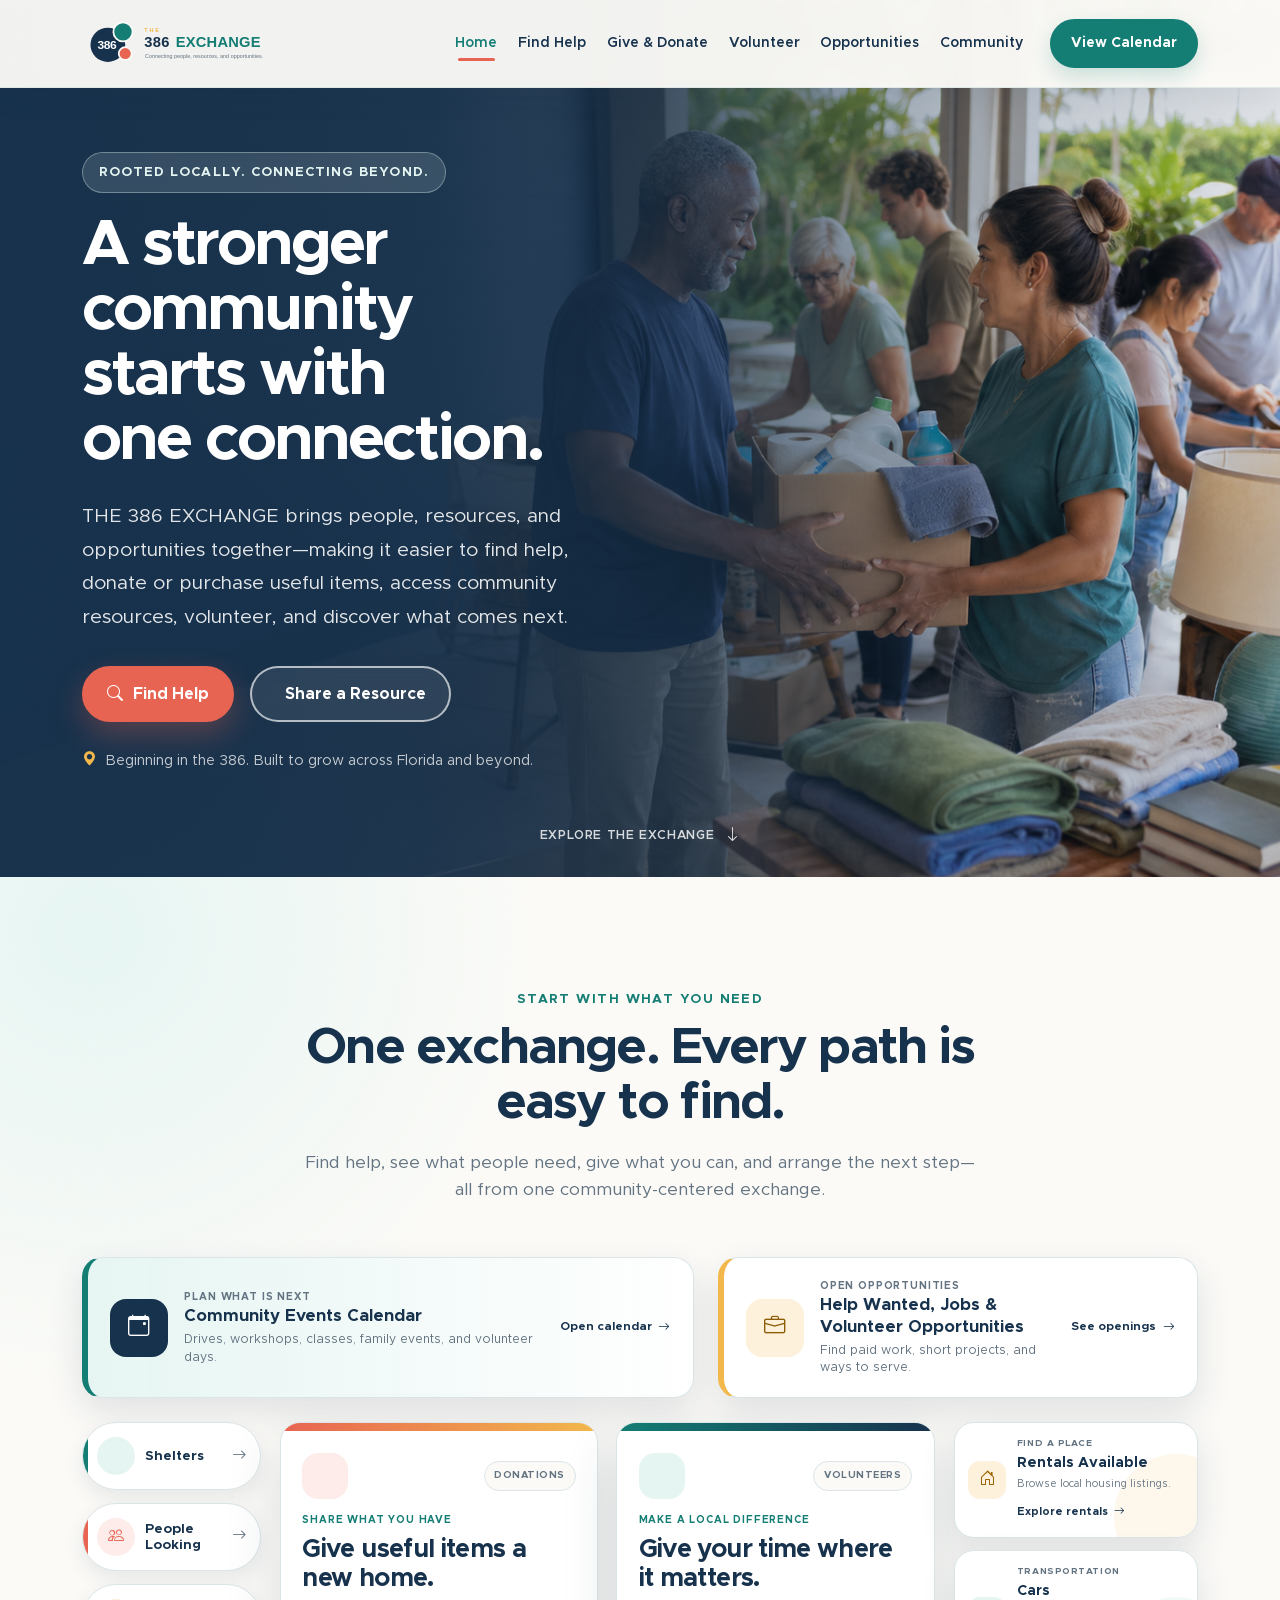
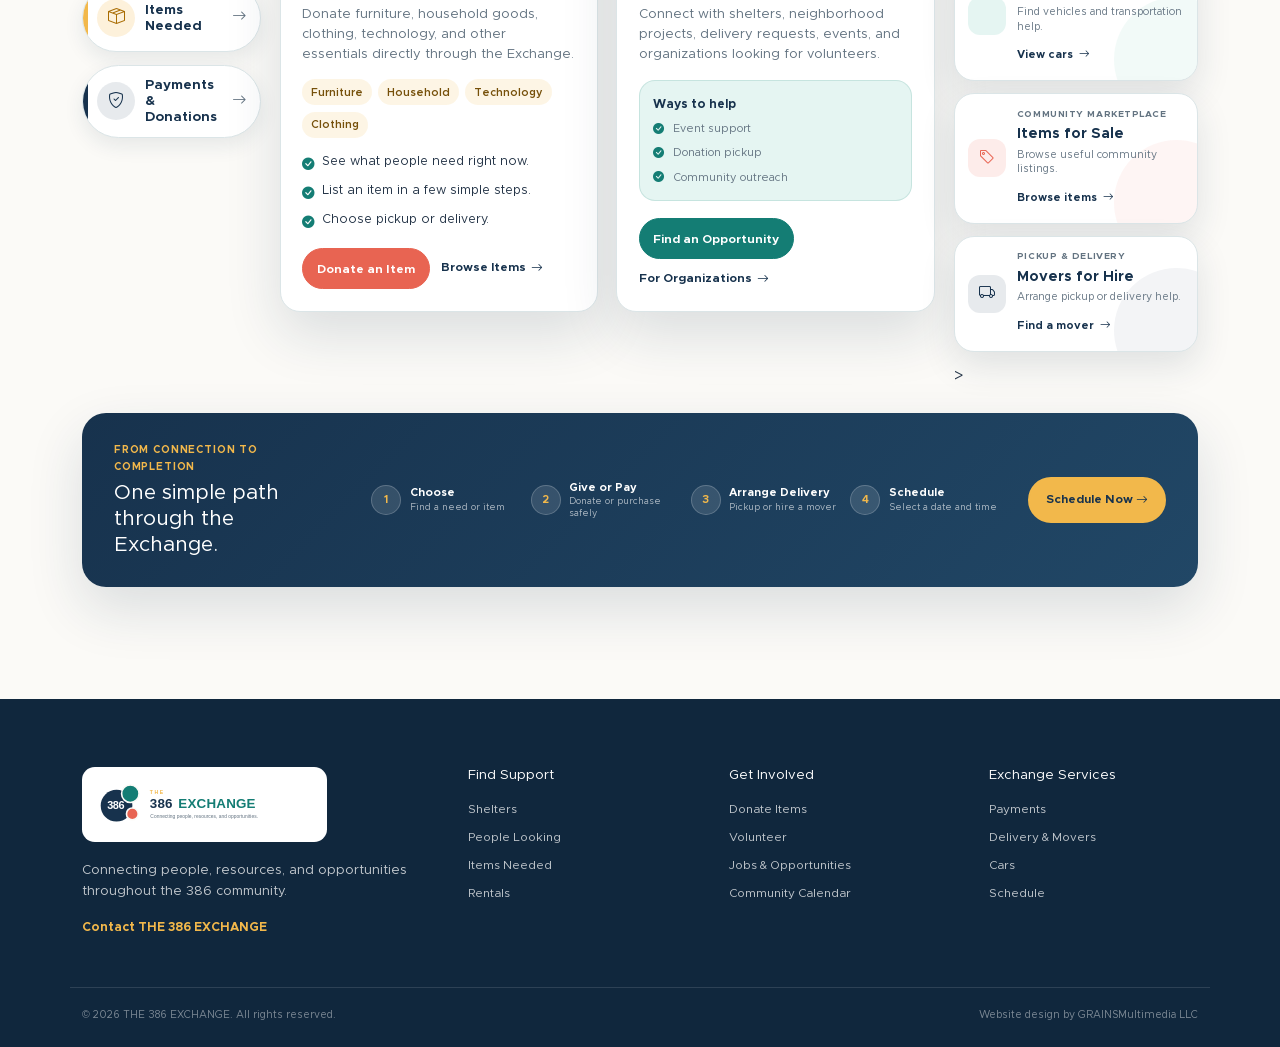
<file: index.html>
<!doctype html>
<html lang="en">
  <head>
    <meta charset="utf-8" />
    <meta name="viewport" content="width=device-width, initial-scale=1" />

    <meta
      name="description"
      content="THE 386 EXCHANGE connects people, resources, and opportunities."
    />
    <meta name="author" content="GRAINSMultimedia LLC" />
    <meta name="robots" content="noindex, nofollow" />

    <title>THE 386 EXCHANGE | Community Resources &amp; Opportunities</title>

    <!-- Bootstrap foundation -->
    <link rel="stylesheet" href="css/bootstrap.min.css" />
    <link rel="stylesheet" href="css/bootstrap-icons.css" />

    <!-- THE 386 EXCHANGE custom design -->
    <link rel="stylesheet" href="css/the-386-exchange.css" />
  </head>

  <body>
    <header id="site-header" class="site-header">
      <!-- Navigation -->
      <nav class="navbar navbar-expand-lg site-navigation">
        <div class="container">
          <a
            class="navbar-brand"
            href="index.html"
            aria-label="THE 386 EXCHANGE home"
          >
            <img
              src="images/the-386-exchange-logo.svg"
              alt="THE 386 EXCHANGE"
              class="site-logo"
            />
          </a>

          <button
            class="navbar-toggler"
            type="button"
            data-bs-toggle="collapse"
            data-bs-target="#main-navigation"
            aria-controls="main-navigation"
            aria-expanded="false"
            aria-label="Open navigation menu"
          >
            <i class="bi bi-list" aria-hidden="true"></i>
          </button>

          <div class="collapse navbar-collapse" id="main-navigation">
            <ul class="navbar-nav ms-auto align-items-lg-center">
              <li class="nav-item">
                <a class="nav-link active" href="index.html">Home</a>
              </li>

              <li class="nav-item">
                <a class="nav-link" href="shelters.html">Find Help</a>
              </li>

              <li class="nav-item">
                <a class="nav-link" href="donate.html">
                  Give &amp; Donate
                </a>
              </li>

              <li class="nav-item">
                <a class="nav-link" href="volunteer.html">Volunteer</a>
              </li>

              <li class="nav-item">
                <a class="nav-link" href="opportunities.html">
                  Opportunities
                </a>
              </li>

              <li class="nav-item">
                <a class="nav-link" href="#find-help">Community</a>
              </li>

              <li class="nav-item ms-lg-3">
                <a class="btn navigation-button" href="calendar.html">
                  View Calendar
                </a>
              </li>
            </ul>
          </div>
        </div>
      </nav>

      <!-- Hero -->
      <section class="hero-section" aria-labelledby="hero-title">
        <div class="hero-overlay" aria-hidden="true"></div>

        <div class="container hero-container">
          <div class="row">
            <div class="col-lg-7 col-xl-6">
              <p class="hero-eyebrow">
                Rooted locally. Connecting beyond.
              </p>

              <h1 id="hero-title">
                A stronger community starts with one connection.
              </h1>

              <p class="hero-description">
                THE 386 EXCHANGE brings people, resources, and opportunities
                together—making it easier to find help, donate or purchase
                useful items, access community resources, volunteer, and
                discover what comes next.
              </p>

              <div class="hero-actions">
                <a
                  class="btn hero-button hero-button-primary"
                  href="#find-help"
                >
                  <i class="bi bi-search" aria-hidden="true"></i>
                  Find Help
                </a>

                <a
                  class="btn hero-button hero-button-secondary"
                  href="donate.html"
                >
                  <i class="bi bi-box2-heart" aria-hidden="true"></i>
                  Share a Resource
                </a>
              </div>

              <p class="hero-location">
                <i class="bi bi-geo-alt-fill" aria-hidden="true"></i>
                Beginning in the 386. Built to grow across Florida and beyond.
              </p>
            </div>
          </div>
        </div>

        <a
          class="hero-scroll"
          href="#find-help"
          aria-label="Continue to the community sections"
        >
          <span>Explore the Exchange</span>
          <i class="bi bi-arrow-down" aria-hidden="true"></i>
        </a>
      </section>
    </header>

    <main id="main-content">
      <section
        class="exchange-hub section-padding"
        id="find-help"
        aria-labelledby="exchange-heading"
      >
        <div class="container">
          <div class="section-heading">
            <p class="section-eyebrow">Start with what you need</p>

            <h2 id="exchange-heading">
              One exchange. Every path is easy to find.
            </h2>

            <p>
              Find help, see what people need, give what you can, and arrange
              the next step—all from one community-centered exchange.
            </p>
          </div>

          <!-- TWO LONG BARS -->
          <div class="homepage-banners">
            <a class="homepage-banner calendar-banner" href="calendar.html">
              <span class="banner-icon">
                <i class="bi bi-calendar-event" aria-hidden="true"></i>
              </span>

              <span class="banner-copy">
                <small>Plan what is next</small>
                <strong>Community Events Calendar</strong>
                <span>
                  Drives, workshops, classes, family events, and volunteer days.
                </span>
              </span>

              <span class="banner-link">
                Open calendar
                <i class="bi bi-arrow-right" aria-hidden="true"></i>
              </span>
            </a>

            <a class="homepage-banner jobs-banner" href="opportunities.html">
              <span class="banner-icon">
                <i class="bi bi-briefcase" aria-hidden="true"></i>
              </span>

              <span class="banner-copy">
                <small>Open opportunities</small>
                <strong>
                  Help Wanted, Jobs &amp; Volunteer Opportunities
                </strong>
                <span>
                  Find paid work, short projects, and ways to serve.
                </span>
              </span>

              <span class="banner-link">
                See openings
                <i class="bi bi-arrow-right" aria-hidden="true"></i>
              </span>
            </a>
          </div>

          <!-- FOUR BUTTONS, TWO CENTER COLUMNS, FOUR RIGHT BOXES -->
          <div class="sketch-home-grid">
            <!-- LEFT BUTTONS -->
            <aside
              class="quick-actions sketch-left"
              aria-label="Find help and requests"
            >
              <a class="quick-action-card action-help" href="shelters.html">
                <span class="quick-action-icon">
                  <i class="bi bi-house-heart" aria-hidden="true"></i>
                </span>

                <strong>Shelters</strong>

                <i
                  class="bi bi-arrow-right quick-action-arrow"
                  aria-hidden="true"
                ></i>
              </a>

              <a
                class="quick-action-card action-donate"
                href="volunteer.html"
              >
                <span class="quick-action-icon">
                  <i class="bi bi-people" aria-hidden="true"></i>
                </span>

                <strong>People Looking</strong>

                <i
                  class="bi bi-arrow-right quick-action-arrow"
                  aria-hidden="true"
                ></i>
              </a>

              <a class="quick-action-card action-shop" href="items-needed.html">
                <span class="quick-action-icon">
                  <i class="bi bi-box-seam" aria-hidden="true"></i>
                </span>

                <strong>Items Needed</strong>

                <i
                  class="bi bi-arrow-right quick-action-arrow"
                  aria-hidden="true"
                ></i>
              </a>

              <a
                class="quick-action-card action-volunteer"
                href="payments.html"
              >
                <span class="quick-action-icon">
                  <i class="bi bi-shield-check" aria-hidden="true"></i>
                </span>

                <strong>Payments &amp; Donations</strong>

                <i
                  class="bi bi-arrow-right quick-action-arrow"
                  aria-hidden="true"
                ></i>
              </a>
            </aside>

            <!-- TWO CENTER COLUMNS -->
            <div class="feature-columns sketch-center">
              <article class="feature-card marketplace-card" id="donations">
                <div class="feature-card-accent" aria-hidden="true"></div>

                <div class="feature-card-body">
                  <div class="feature-card-topline">
                    <span class="feature-icon marketplace-icon">
                      <i class="bi bi-box2-heart" aria-hidden="true"></i>
                    </span>

                    <span class="feature-badge">Donations</span>
                  </div>

                  <p class="feature-kicker">Share what you have</p>

                  <h3>Give useful items a new home.</h3>

                  <p>
                    Donate furniture, household goods, clothing, technology,
                    and other essentials directly through the Exchange.
                  </p>

                  <ul class="category-tags">
                    <li>Furniture</li>
                    <li>Household</li>
                    <li>Technology</li>
                    <li>Clothing</li>
                  </ul>

                  <ul class="feature-list">
                    <li>
                      <i
                        class="bi bi-check-circle-fill"
                        aria-hidden="true"
                      ></i>
                      See what people need right now.
                    </li>

                    <li>
                      <i
                        class="bi bi-check-circle-fill"
                        aria-hidden="true"
                      ></i>
                      List an item in a few simple steps.
                    </li>

                    <li>
                      <i
                        class="bi bi-check-circle-fill"
                        aria-hidden="true"
                      ></i>
                      Choose pickup or delivery.
                    </li>
                  </ul>

                  <div class="feature-actions">
                    <a
                      class="btn feature-button feature-button-coral"
                      href="donate.html"
                    >
                      Donate an Item
                    </a>

                    <a class="feature-text-link" href="items.html">
                      Browse Items
                      <i class="bi bi-arrow-right" aria-hidden="true"></i>
                    </a>
                  </div>
                </div>
              </article>

              <article class="feature-card resources-card" id="volunteer">
                <div class="feature-card-accent" aria-hidden="true"></div>

                <div class="feature-card-body">
                  <div class="feature-card-topline">
                    <span class="feature-icon resources-icon">
                      <i class="bi bi-person-hearts" aria-hidden="true"></i>
                    </span>

                    <span class="feature-badge">Volunteers</span>
                  </div>

                  <p class="feature-kicker">Make a local difference</p>

                  <h3>Give your time where it matters.</h3>

                  <p>
                    Connect with shelters, neighborhood projects, delivery
                    requests, events, and organizations looking for volunteers.
                  </p>

                  <div class="volunteer-options">
                    <strong>Ways to help</strong>

                    <span>
                      <i
                        class="bi bi-check-circle-fill"
                        aria-hidden="true"
                      ></i>
                      Event support
                    </span>

                    <span>
                      <i
                        class="bi bi-check-circle-fill"
                        aria-hidden="true"
                      ></i>
                      Donation pickup
                    </span>

                    <span>
                      <i
                        class="bi bi-check-circle-fill"
                        aria-hidden="true"
                      ></i>
                      Community outreach
                    </span>
                  </div>

                  <div class="feature-actions">
                    <a
                      class="btn feature-button feature-button-teal"
                      href="volunteer.html"
                    >
                      Find an Opportunity
                    </a>

                    <a class="feature-text-link" href="organizations.html">
                      For Organizations
                      <i class="bi bi-arrow-right" aria-hidden="true"></i>
                    </a>
                  </div>
                </div>
              </article>
            </div>

            <!-- FOUR RIGHT BOXES -->
            <aside
              class="community-columns sketch-right"
              aria-label="Housing and local services"
            >
              <article class="community-card events-card">
                <span class="community-card-icon">
                  <i class="bi bi-house-door" aria-hidden="true"></i>
                </span>

                <div>
                  <p class="community-card-label">Find a place</p>
                  <h3>Rentals Available</h3>
                  <p>Browse local housing listings.</p>

                  <a href="rentals.html">
                    Explore rentals
                    <i class="bi bi-arrow-right" aria-hidden="true"></i>
                  </a>
                </div>
              </article>

              <article class="community-card jobs-card">
                <span class="community-card-icon">
                  <i class="bi bi-car-front" aria-hidden="true"></i>
                </span>

                <div>
                  <p class="community-card-label">Transportation</p>
                  <h3>Cars</h3>
                  <p>Find vehicles and transportation help.</p>

                  <a href="cars.html">
                    View cars
                    <i class="bi bi-arrow-right" aria-hidden="true"></i>
                  </a>
                </div>
              </article>

              <article class="community-card housing-card">
                <span class="community-card-icon">
                  <i class="bi bi-tag" aria-hidden="true"></i>
                </span>

                <div>
                  <p class="community-card-label">Community marketplace</p>
                  <h3>Items for Sale</h3>
                  <p>Browse useful community listings.</p>

                  <a href="items.html">
                    Browse items
                    <i class="bi bi-arrow-right" aria-hidden="true"></i>
                  </a>
                </div>
              </article>

              <article class="community-card moving-card">
                <span class="community-card-icon">
                  <i class="bi bi-truck" aria-hidden="true"></i>
                </span>

                <div>
                  <p class="community-card-label">Pickup &amp; delivery</p>
                  <h3>Movers for Hire</h3>
                  <p>Arrange pickup or delivery help.</p>

                  <a href="movers.html">
                    Find a mover
                    <i class="bi bi-arrow-right" aria-hidden="true"></i>
                  </a>
                </div>
              </article>
>
            </aside>
          </div>

          <!-- SHORT PROCESS SECTION -->
          <section class="exchange-steps" aria-labelledby="steps-heading">
            <div class="steps-heading">
              <p>From connection to completion</p>

              <h2 id="steps-heading">
                One simple path through the Exchange.
              </h2>
            </div>

            <ol>
              <li>
                <b>1</b>
                <span>
                  <strong>Choose</strong>
                  <small>Find a need or item</small>
                </span>
              </li>

              <li>
                <b>2</b>
                <span>
                  <strong>Give or Pay</strong>
                  <small>Donate or purchase safely</small>
                </span>
              </li>

              <li>
                <b>3</b>
                <span>
                  <strong>Arrange Delivery</strong>
                  <small>Pickup or hire a mover</small>
                </span>
              </li>

              <li>
                <b>4</b>
                <span>
                  <strong>Schedule</strong>
                  <small>Select a date and time</small>
                </span>
              </li>
            </ol>

            <a class="btn steps-button" href="schedule.html">
              Schedule Now
              <i class="bi bi-arrow-right" aria-hidden="true"></i>
            </a>
          </section>
        </div>
      </section>
    </main>

    <!-- Footer -->
    <footer id="site-footer" class="site-footer">
      <div class="container footer-grid">
        <div class="footer-brand">
          <img
            src="images/the-386-exchange-logo.svg"
            alt="THE 386 EXCHANGE"
          />

          <p>
            Connecting people, resources, and opportunities throughout the 386
            community.
          </p>

          <a href="contact.html">Contact THE 386 EXCHANGE</a>
        </div>

        <div>
          <h2>Find Support</h2>
          <a href="shelters.html">Shelters</a>
          <a href="people-looking.html">People Looking</a>
          <a href="items-needed.html">Items Needed</a>
          <a href="rentals.html">Rentals</a>
        </div>

        <div>
          <h2>Get Involved</h2>
          <a href="donate.html">Donate Items</a>
          <a href="volunteer.html">Volunteer</a>
          <a href="opportunities.html">Jobs &amp; Opportunities</a>
          <a href="calendar.html">Community Calendar</a>
        </div>

        <div>
          <h2>Exchange Services</h2>
          <a href="payments.html">Payments</a>
          <a href="movers.html">Delivery &amp; Movers</a>
          <a href="cars.html">Cars</a>
          <a href="schedule.html">Schedule</a>
        </div>
      </div>

      <div class="container footer-bottom">
        <span>&copy; 2026 THE 386 EXCHANGE. All rights reserved.</span>

        <span>Website design by GRAINSMultimedia LLC</span>
      </div>
    </footer>

    <!-- JavaScript -->
    <script src="js/bootstrap.min.js"></script>
    <script src="js/the-386-exchange.js"></script>
  </body>
</html>
</file>
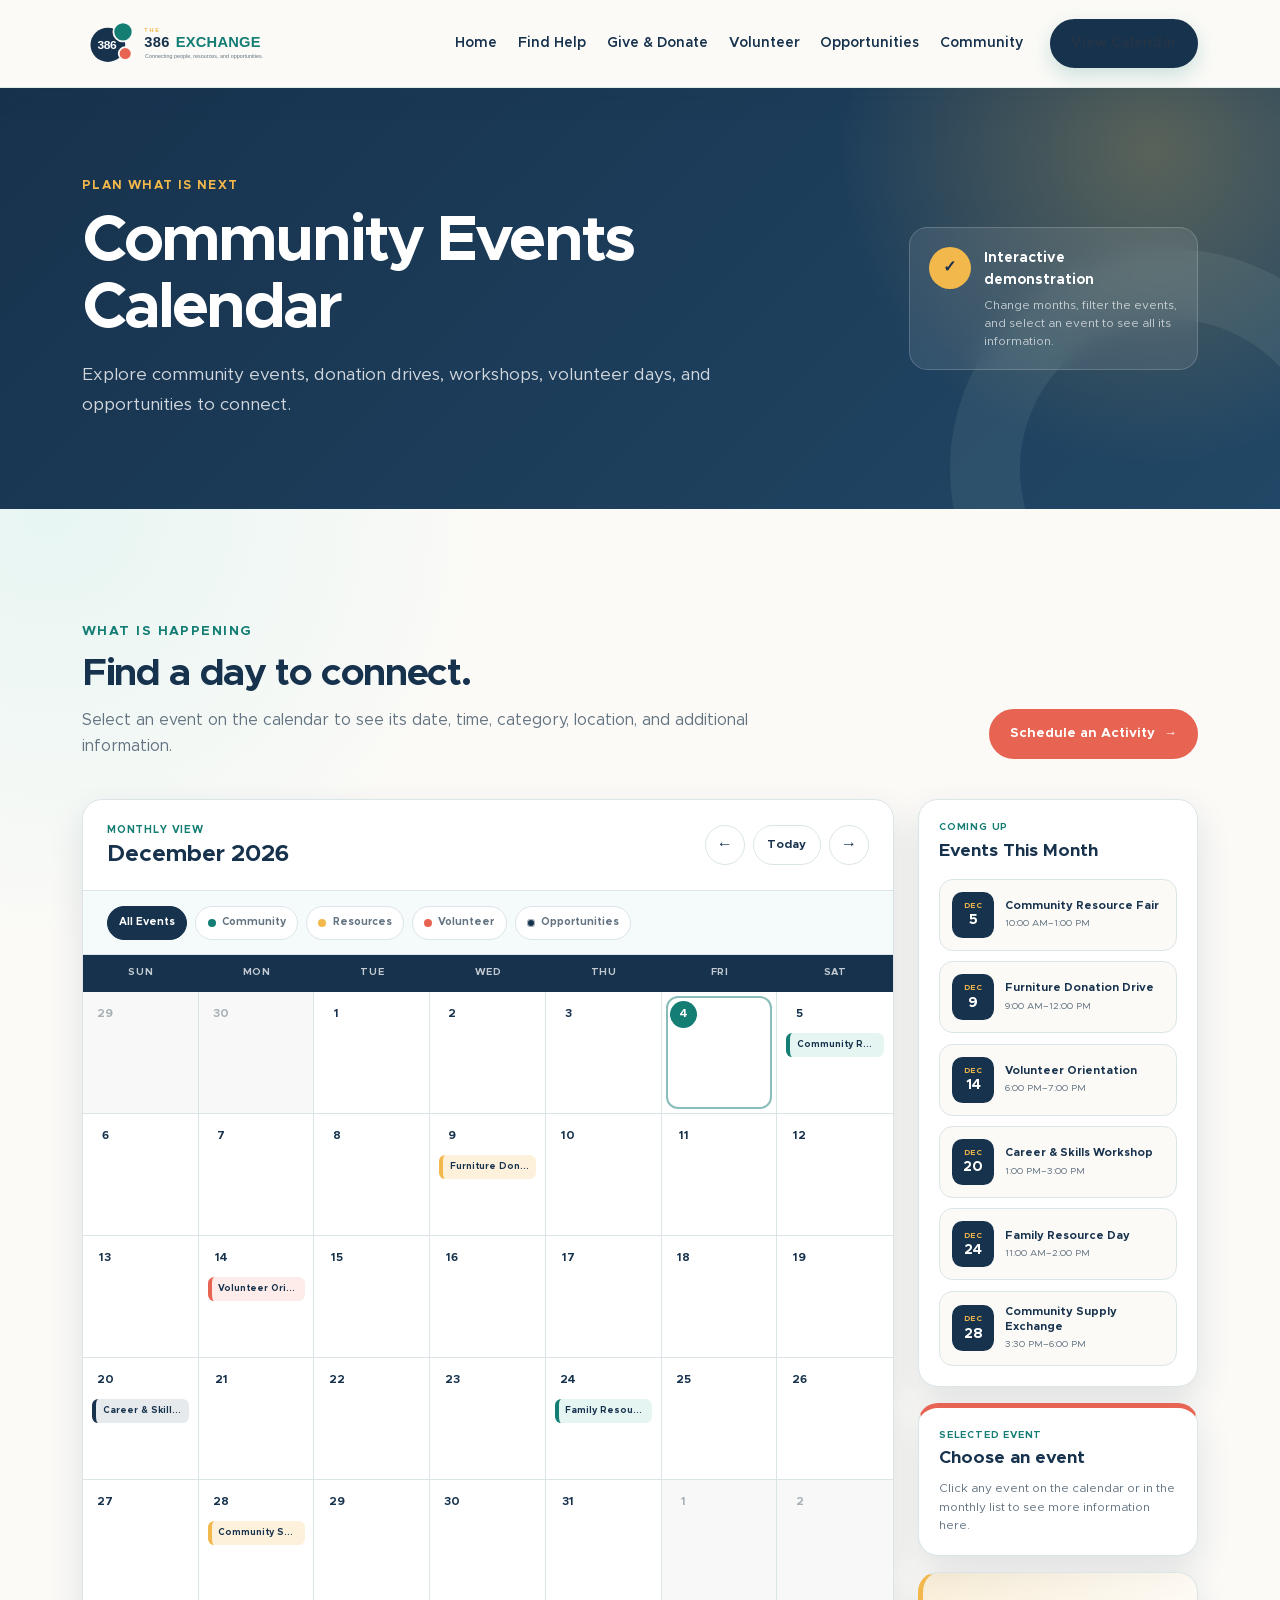
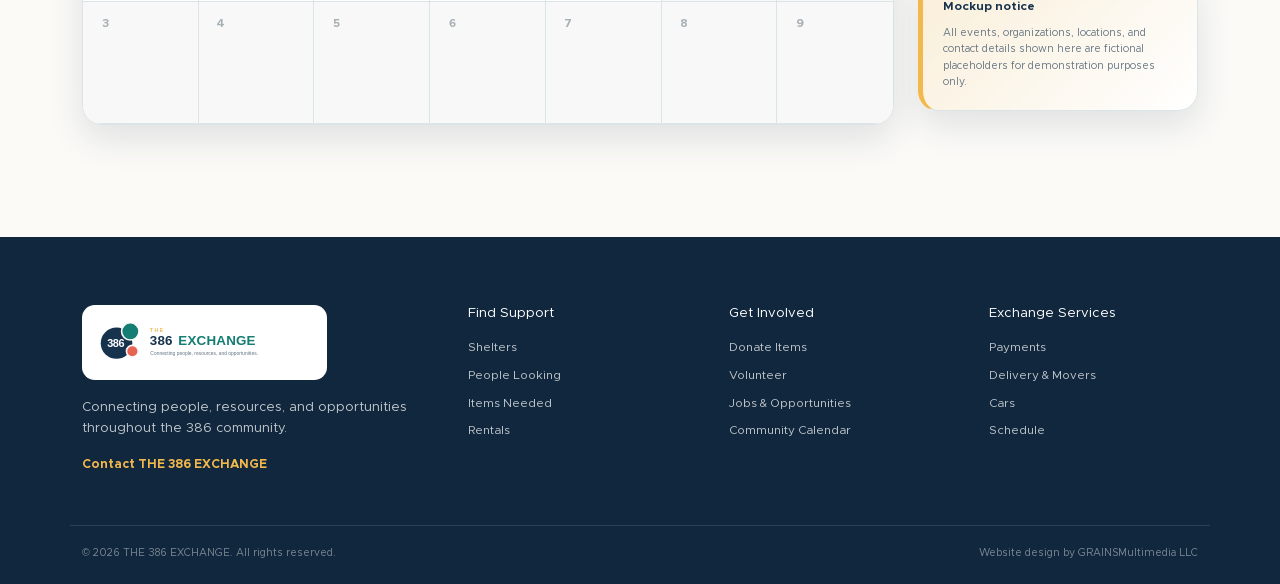
<file: calendar.html>
<!DOCTYPE html>
<html lang="en">
  <head>
    <meta charset="utf-8">
    <meta name="viewport" content="width=device-width, initial-scale=1">

    <meta
      name="description"
      content="View community events, volunteer days, workshops, and resource drives on THE 386 EXCHANGE calendar."
    >
    <meta name="author" content="GRAINSMultimedia LLC">
    <meta name="robots" content="noindex, nofollow">

    <title>Community Calendar | THE 386 EXCHANGE</title>

    <link rel="stylesheet" href="css/bootstrap.min.css">
    <link rel="stylesheet" href="css/bootstrap-icons.css">
    <link rel="stylesheet" href="css/the-386-exchange.css">
    <link rel="stylesheet" href="css/inner-pages.css">
  </head>

  <body class="inner-page calendar-page">
    <header id="site-header" class="site-header inner-page-header">
      <nav class="navbar navbar-expand-lg site-navigation">
        <div class="container">
          <a
            class="navbar-brand"
            href="index.html"
            aria-label="THE 386 EXCHANGE home"
          >
            <img
              src="images/the-386-exchange-logo.svg"
              alt="THE 386 EXCHANGE"
              class="site-logo"
            >
          </a>

          <button
            class="navbar-toggler"
            type="button"
            data-bs-toggle="collapse"
            data-bs-target="#main-navigation"
            aria-controls="main-navigation"
            aria-expanded="false"
            aria-label="Open navigation menu"
          >
            <i class="bi bi-list" aria-hidden="true"></i>
          </button>

          <div class="collapse navbar-collapse" id="main-navigation">
            <ul class="navbar-nav ms-auto align-items-lg-center">
              <li class="nav-item">
                <a class="nav-link" href="index.html">Home</a>
              </li>

              <li class="nav-item">
                <a class="nav-link" href="shelters.html">Find Help</a>
              </li>

              <li class="nav-item">
                <a class="nav-link" href="donate.html">Give &amp; Donate</a>
              </li>

              <li class="nav-item">
                <a class="nav-link" href="volunteer.html">Volunteer</a>
              </li>

              <li class="nav-item">
                <a class="nav-link" href="opportunities.html">
                  Opportunities
                </a>
              </li>

              <li class="nav-item">
                <a class="nav-link" href="index.html#find-help">Community</a>
              </li>

              <li class="nav-item ms-lg-3">
                <a
                  class="btn navigation-button active"
                  href="calendar.html"
                  aria-current="page"
                >
                  View Calendar
                </a>
              </li>
            </ul>
          </div>
        </div>
      </nav>
    </header>

    <main id="main-content">
      <section class="inner-page-hero">
        <div class="container">
          <div class="inner-page-hero-grid">
            <div>
              <p class="inner-page-eyebrow">Plan what is next</p>

              <h1>Community Events Calendar</h1>

              <p>
                Explore community events, donation drives, workshops,
                volunteer days, and opportunities to connect.
              </p>
            </div>

            <div class="hero-note" role="note">
              <span class="hero-note-icon" aria-hidden="true">✓</span>

              <div>
                <strong>Interactive demonstration</strong>

                <span>
                  Change months, filter the events, and select an event to see
                  all its information.
                </span>
              </div>
            </div>
          </div>
        </div>
      </section>

      <section
        class="calendar-section section-padding"
        aria-labelledby="calendar-heading"
      >
        <div class="container">
          <div class="calendar-intro">
            <div>
              <p class="section-eyebrow">What is happening</p>

              <h2 id="calendar-heading">Find a day to connect.</h2>

              <p>
                Select an event on the calendar to see its date, time,
                category, location, and additional information.
              </p>
            </div>

            <a class="btn calendar-schedule-button" href="schedule.html">
              Schedule an Activity
              <span aria-hidden="true">→</span>
            </a>
          </div>

          <div class="calendar-layout">
            <div class="calendar-card">
              <div class="calendar-toolbar">
                <div class="calendar-month-copy">
                  <span>Monthly view</span>
                  <h2 id="calendar-month" aria-live="polite">Calendar</h2>
                </div>

                <div
                  class="calendar-navigation"
                  role="group"
                  aria-label="Calendar navigation"
                >
                  <button
                    class="calendar-nav-button"
                    id="previous-month"
                    type="button"
                    aria-label="Show previous month"
                  >
                    <span aria-hidden="true">←</span>
                  </button>

                  <button
                    class="calendar-today-button"
                    id="today-button"
                    type="button"
                  >
                    Today
                  </button>

                  <button
                    class="calendar-nav-button"
                    id="next-month"
                    type="button"
                    aria-label="Show next month"
                  >
                    <span aria-hidden="true">→</span>
                  </button>
                </div>
              </div>

              <div
                class="calendar-filters"
                role="group"
                aria-label="Filter calendar events"
              >
                <button
                  class="calendar-filter is-active"
                  type="button"
                  data-filter="all"
                >
                  All Events
                </button>

                <button
                  class="calendar-filter"
                  type="button"
                  data-filter="community"
                >
                  <span
                    class="filter-dot community-dot"
                    aria-hidden="true"
                  ></span>
                  Community
                </button>

                <button
                  class="calendar-filter"
                  type="button"
                  data-filter="support"
                >
                  <span
                    class="filter-dot support-dot"
                    aria-hidden="true"
                  ></span>
                  Resources
                </button>

                <button
                  class="calendar-filter"
                  type="button"
                  data-filter="volunteer"
                >
                  <span
                    class="filter-dot volunteer-dot"
                    aria-hidden="true"
                  ></span>
                  Volunteer
                </button>

                <button
                  class="calendar-filter"
                  type="button"
                  data-filter="opportunity"
                >
                  <span
                    class="filter-dot opportunity-dot"
                    aria-hidden="true"
                  ></span>
                  Opportunities
                </button>
              </div>

              <div
                class="calendar-scroll"
                tabindex="0"
                aria-label="Scrollable monthly calendar"
              >
                <div class="calendar-weekdays" aria-hidden="true">
                  <span>Sun</span>
                  <span>Mon</span>
                  <span>Tue</span>
                  <span>Wed</span>
                  <span>Thu</span>
                  <span>Fri</span>
                  <span>Sat</span>
                </div>

                <div
                  class="calendar-grid"
                  id="calendar-grid"
                  role="grid"
                  aria-labelledby="calendar-month"
                ></div>
              </div>
            </div>

            <aside class="calendar-sidebar" aria-label="Calendar information">
              <section
                class="upcoming-events-card"
                aria-labelledby="upcoming-heading"
              >
                <div class="sidebar-heading">
                  <p>Coming up</p>
                  <h2 id="upcoming-heading">Events This Month</h2>
                </div>

                <div
                  id="upcoming-events"
                  class="upcoming-events"
                  aria-live="polite"
                ></div>
              </section>

              <section
                class="event-details-card"
                aria-labelledby="event-details-heading"
              >
                <p class="event-details-label">Selected event</p>

                <div id="event-details" aria-live="polite">
                  <h2 id="event-details-heading">Choose an event</h2>

                  <p>
                    Click any event on the calendar or in the monthly list to
                    see more information here.
                  </p>
                </div>
              </section>

              <div class="calendar-demo-note" role="note">
                <strong>Mockup notice</strong>

                <p>
                  All events, organizations, locations, and contact details
                  shown here are fictional placeholders for demonstration
                  purposes only.
                </p>
              </div>
            </aside>
          </div>
        </div>
      </section>
    </main>

    <footer id="site-footer" class="site-footer">
      <div class="container footer-grid">
        <div class="footer-brand">
          <img
            src="images/the-386-exchange-logo.svg"
            alt="THE 386 EXCHANGE"
          >

          <p>
            Connecting people, resources, and opportunities throughout the 386
            community.
          </p>

          <a href="contact.html">Contact THE 386 EXCHANGE</a>
        </div>

        <div>
          <h2>Find Support</h2>
          <a href="shelters.html">Shelters</a>
          <a href="people-looking.html">People Looking</a>
          <a href="items-needed.html">Items Needed</a>
          <a href="rentals.html">Rentals</a>
        </div>

        <div>
          <h2>Get Involved</h2>
          <a href="donate.html">Donate Items</a>
          <a href="volunteer.html">Volunteer</a>
          <a href="opportunities.html">Jobs &amp; Opportunities</a>
          <a href="calendar.html" aria-current="page">
            Community Calendar
          </a>
        </div>

        <div>
          <h2>Exchange Services</h2>
          <a href="payments.html">Payments</a>
          <a href="movers.html">Delivery &amp; Movers</a>
          <a href="cars.html">Cars</a>
          <a href="schedule.html">Schedule</a>
        </div>
      </div>

      <div class="container footer-bottom">
        <span>&copy; 2026 THE 386 EXCHANGE. All rights reserved.</span>
        <span>Website design by GRAINSMultimedia LLC</span>
      </div>
    </footer>

    <script src="js/bootstrap.min.js"></script>
    <script src="js/the-386-exchange.js"></script>
  </body>
</html>
</file>
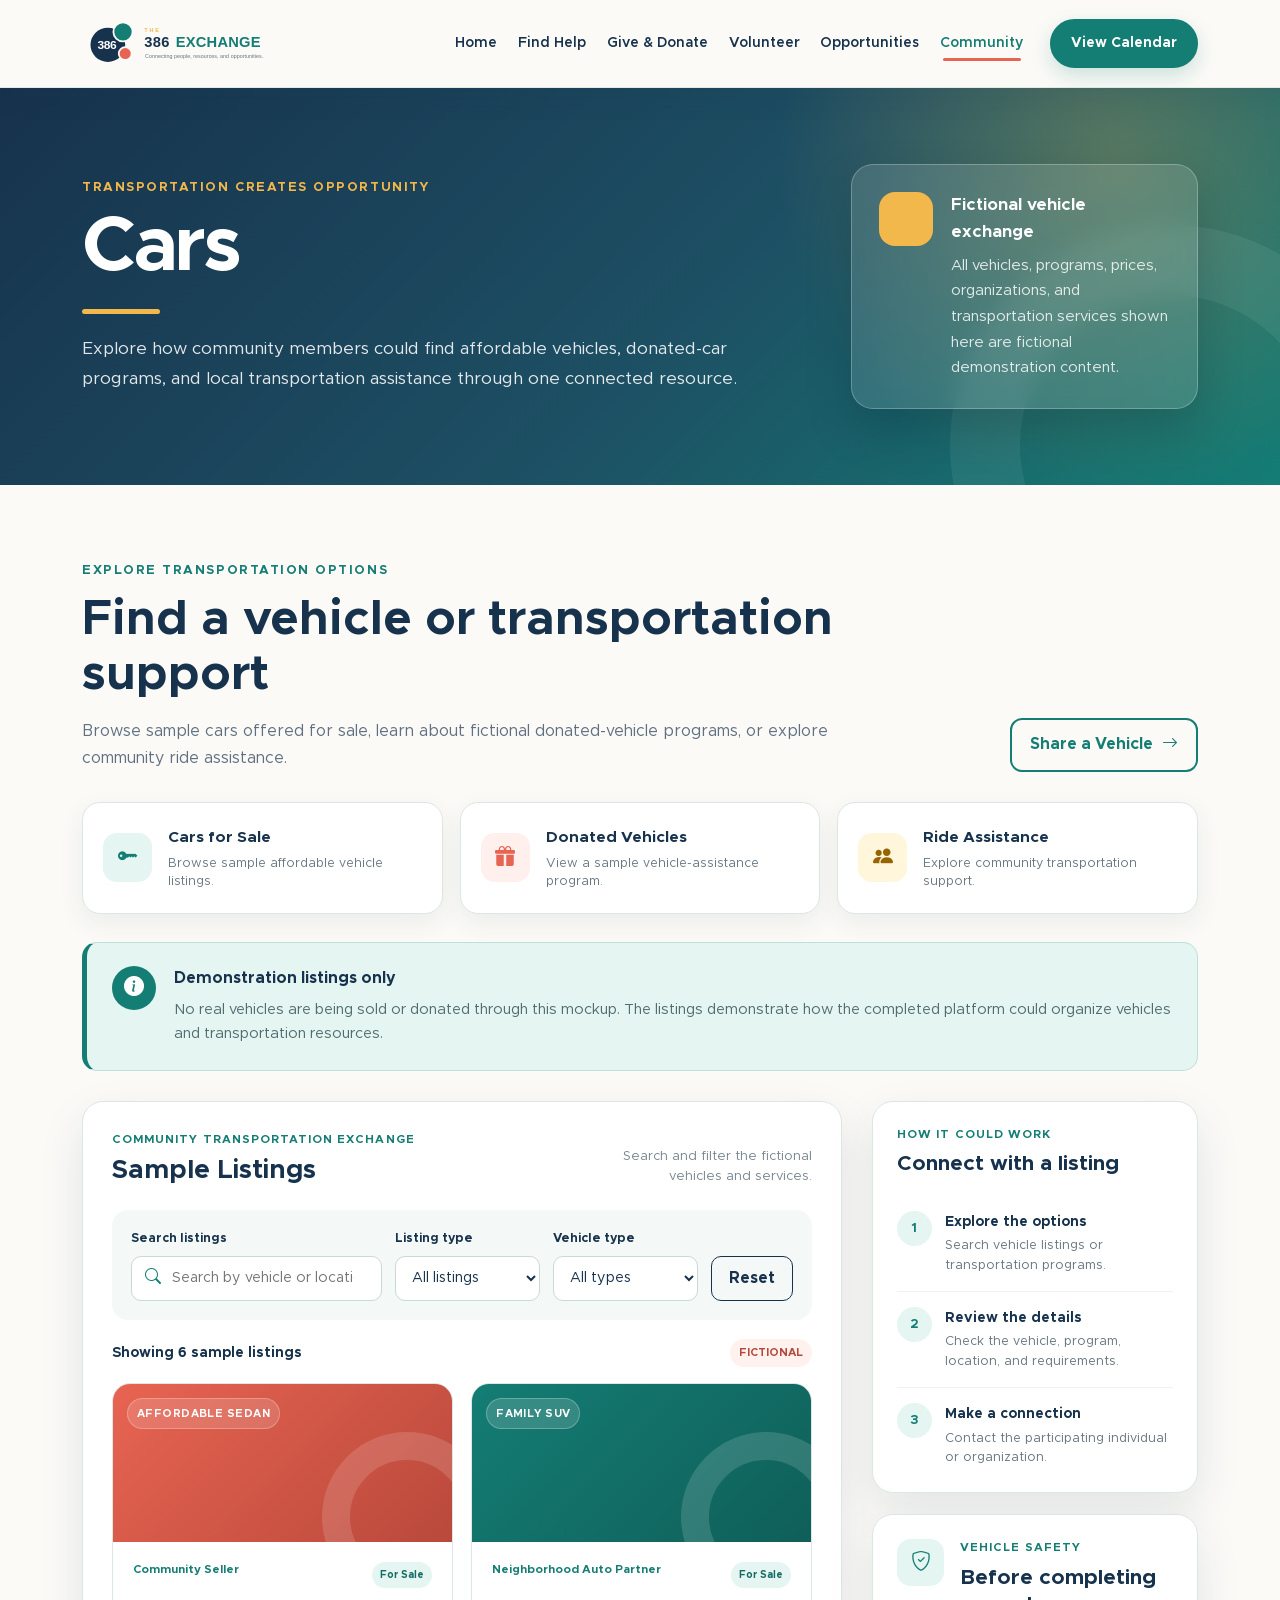
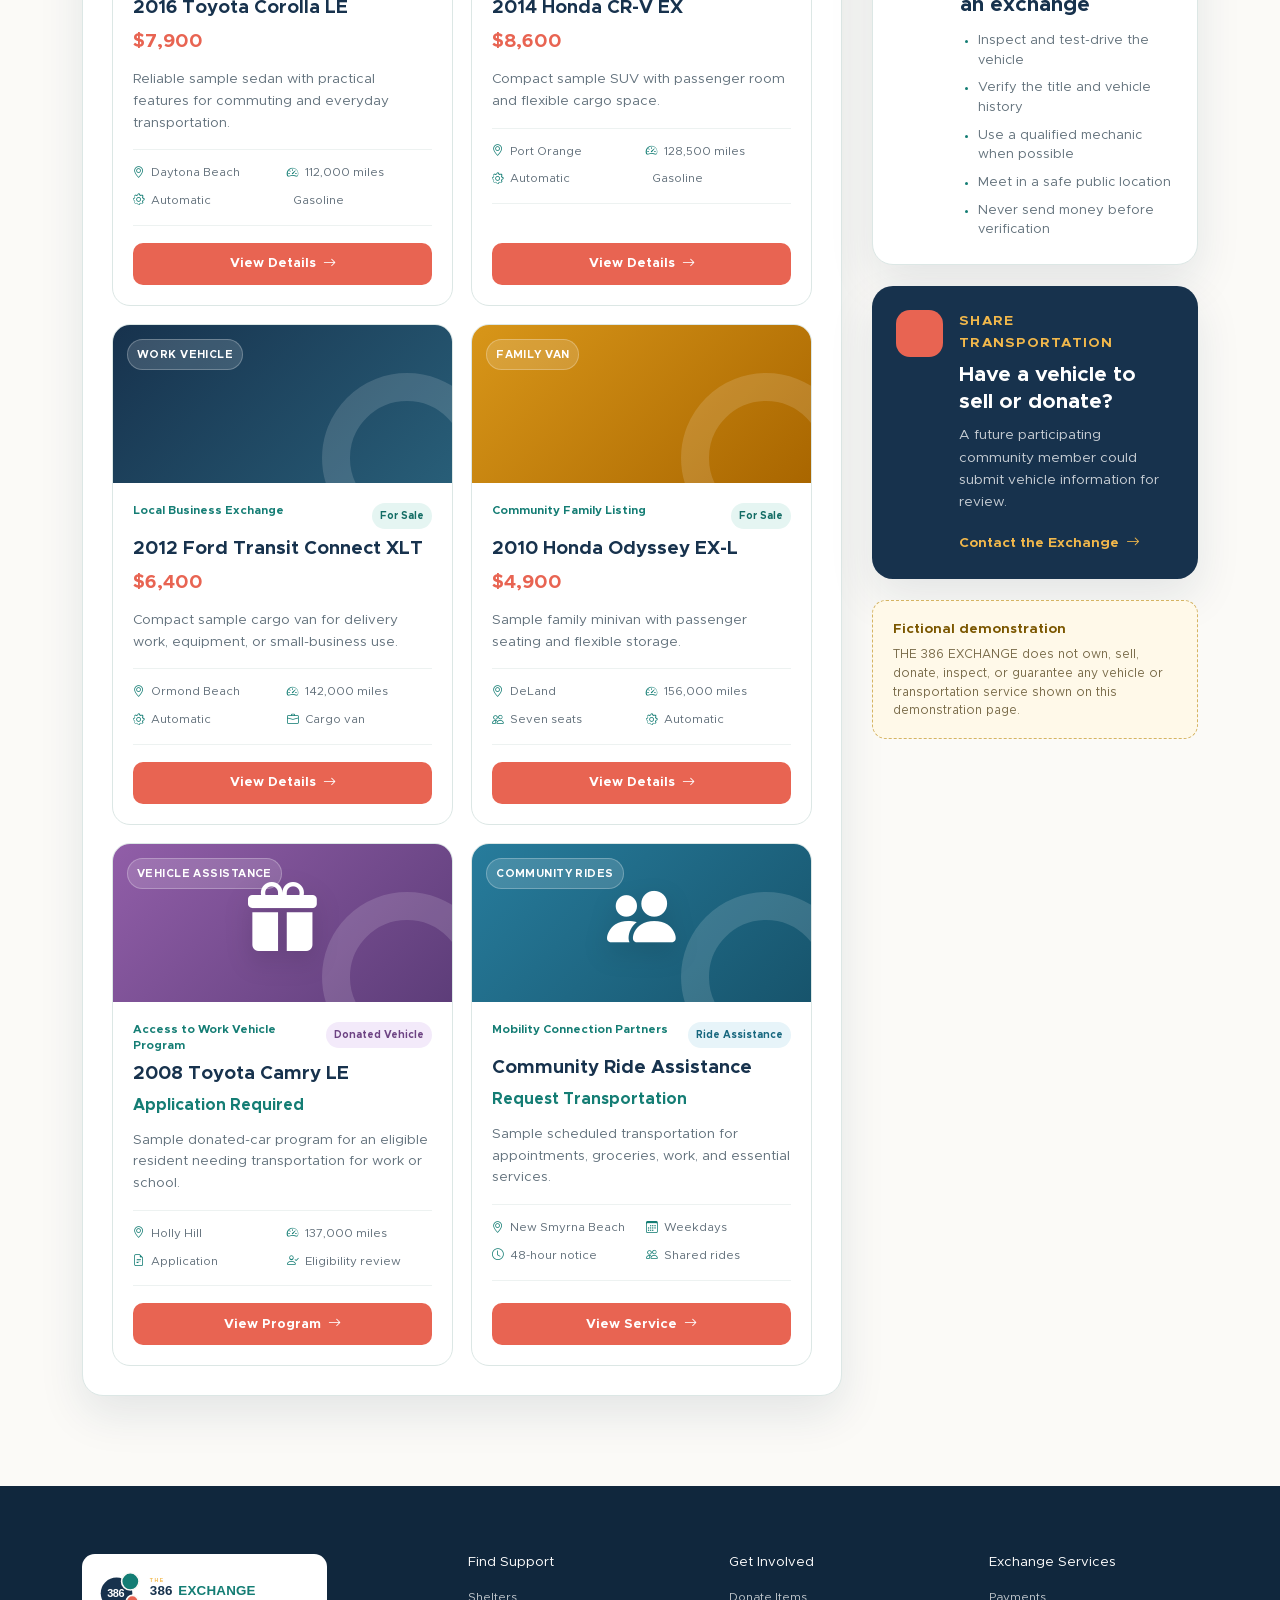
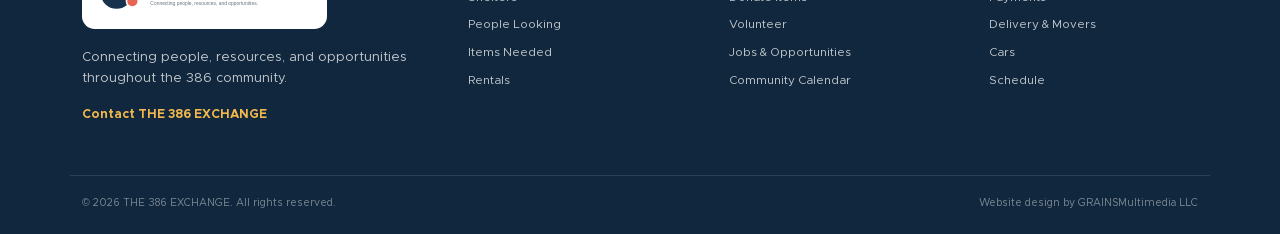
<file: cars.html>
<!DOCTYPE html>
<html lang="en">
  <head>
    <meta charset="utf-8">
    <meta name="viewport" content="width=device-width, initial-scale=1">

    <meta
      name="description"
      content="Explore fictional car listings and transportation assistance through THE 386 EXCHANGE website demonstration."
    >
    <meta name="author" content="GRAINSMultimedia LLC">
    <meta name="robots" content="noindex, nofollow">

    <title>Cars | THE 386 EXCHANGE</title>

    <link rel="stylesheet" href="css/bootstrap.min.css">
    <link rel="stylesheet" href="css/bootstrap-icons.css">
    <link rel="stylesheet" href="css/the-386-exchange.css">
    <link rel="stylesheet" href="css/inner-pages.css">
  </head>

  <body class="inner-page cars-page">
    <header id="site-header" class="site-header inner-page-header">
      <nav class="navbar navbar-expand-lg site-navigation">
        <div class="container">
          <a
            class="navbar-brand"
            href="index.html"
            aria-label="THE 386 EXCHANGE home"
          >
            <img
              src="images/the-386-exchange-logo.svg"
              alt="THE 386 EXCHANGE"
              class="site-logo"
            >
          </a>

          <button
            class="navbar-toggler"
            type="button"
            data-bs-toggle="collapse"
            data-bs-target="#main-navigation"
            aria-controls="main-navigation"
            aria-expanded="false"
            aria-label="Open navigation menu"
          >
            <i class="bi bi-list" aria-hidden="true"></i>
          </button>

          <div class="collapse navbar-collapse" id="main-navigation">
            <ul class="navbar-nav ms-auto align-items-lg-center">
              <li class="nav-item">
                <a class="nav-link" href="index.html">Home</a>
              </li>

              <li class="nav-item">
                <a class="nav-link" href="shelters.html">
                  Find Help
                </a>
              </li>

              <li class="nav-item">
                <a class="nav-link" href="donate.html">
                  Give &amp; Donate
                </a>
              </li>

              <li class="nav-item">
                <a class="nav-link" href="volunteer.html">
                  Volunteer
                </a>
              </li>

              <li class="nav-item">
                <a class="nav-link" href="opportunities.html">
                  Opportunities
                </a>
              </li>

              <li class="nav-item">
                <a
                  class="nav-link active"
                  href="index.html#find-help"
                  aria-current="page"
                >
                  Community
                </a>
              </li>

              <li class="nav-item ms-lg-3">
                <a class="btn navigation-button" href="calendar.html">
                  View Calendar
                </a>
              </li>
            </ul>
          </div>
        </div>
      </nav>
    </header>

    <main id="main-content">
      <section class="inner-page-hero cars-page-hero">
        <div class="container">
          <div class="inner-page-hero-grid">
            <div>
              <p class="inner-page-eyebrow">
                Transportation creates opportunity
              </p>

              <h1>Cars</h1>

              <p>
                Explore how community members could find affordable vehicles,
                donated-car programs, and local transportation assistance
                through one connected resource.
              </p>
            </div>

            <div class="cars-hero-note" role="note">
              <span class="cars-hero-note-icon" aria-hidden="true">
                <i class="bi bi-car-front-fill"></i>
              </span>

              <div>
                <strong>Fictional vehicle exchange</strong>

                <span>
                  All vehicles, programs, prices, organizations, and
                  transportation services shown here are fictional
                  demonstration content.
                </span>
              </div>
            </div>
          </div>
        </div>
      </section>

      <section
        class="cars-section"
        aria-labelledby="cars-section-heading"
      >
        <div class="container">
          <div class="cars-intro">
            <div>
              <p class="section-eyebrow">
                Explore transportation options
              </p>

              <h2 id="cars-section-heading">
                Find a vehicle or transportation support
              </h2>

              <p>
                Browse sample cars offered for sale, learn about fictional
                donated-vehicle programs, or explore community ride
                assistance.
              </p>
            </div>

            <a class="cars-contact-link" href="contact.html">
              Share a Vehicle
              <i class="bi bi-arrow-right" aria-hidden="true"></i>
            </a>
          </div>

          <div
            class="car-type-shortcuts"
            aria-label="Vehicle listing shortcuts"
          >
            <button
              class="car-type-shortcut"
              type="button"
              data-car-type-shortcut="sale"
            >
              <span aria-hidden="true">
                <i class="bi bi-key-fill"></i>
              </span>

              <div>
                <strong>Cars for Sale</strong>
                <small>
                  Browse sample affordable vehicle listings.
                </small>
              </div>
            </button>

            <button
              class="car-type-shortcut"
              type="button"
              data-car-type-shortcut="donation"
            >
              <span aria-hidden="true">
                <i class="bi bi-gift-fill"></i>
              </span>

              <div>
                <strong>Donated Vehicles</strong>
                <small>
                  View a sample vehicle-assistance program.
                </small>
              </div>
            </button>

            <button
              class="car-type-shortcut"
              type="button"
              data-car-type-shortcut="ride"
            >
              <span aria-hidden="true">
                <i class="bi bi-people-fill"></i>
              </span>

              <div>
                <strong>Ride Assistance</strong>
                <small>
                  Explore community transportation support.
                </small>
              </div>
            </button>
          </div>

          <div class="cars-guidance-note" role="note">
            <span aria-hidden="true">
              <i class="bi bi-info-circle-fill"></i>
            </span>

            <div>
              <strong>Demonstration listings only</strong>

              <p>
                No real vehicles are being sold or donated through this
                mockup. The listings demonstrate how the completed platform
                could organize vehicles and transportation resources.
              </p>
            </div>
          </div>

          <div class="cars-main-layout">
            <section
              class="cars-listing-panel"
              id="car-listings"
              aria-labelledby="car-listings-heading"
            >
              <div class="cars-panel-heading">
                <div>
                  <p>Community transportation exchange</p>

                  <h2 id="car-listings-heading">
                    Sample Listings
                  </h2>
                </div>

                <span>
                  Search and filter the fictional vehicles and services.
                </span>
              </div>

              <div class="car-filter-panel">
                <div class="car-search-field">
                  <label for="car-search">
                    Search listings
                  </label>

                  <div class="car-search-input">
                    <i class="bi bi-search" aria-hidden="true"></i>

                    <input
                      id="car-search"
                      type="search"
                      placeholder="Search by vehicle or location"
                      autocomplete="off"
                    >
                  </div>
                </div>

                <div class="car-filter-field">
                  <label for="car-type">
                    Listing type
                  </label>

                  <select id="car-type">
                    <option value="all">All listings</option>
                    <option value="sale">For sale</option>
                    <option value="donation">Donated vehicle</option>
                    <option value="ride">Ride assistance</option>
                  </select>
                </div>

                <div class="car-filter-field">
                  <label for="car-vehicle">
                    Vehicle type
                  </label>

                  <select id="car-vehicle">
                    <option value="all">All types</option>
                    <option value="sedan">Sedan</option>
                    <option value="suv">SUV</option>
                    <option value="van">Van</option>
                    <option value="service">Transportation service</option>
                  </select>
                </div>

                <button
                  id="reset-car-filters"
                  class="car-reset-button"
                  type="button"
                >
                  Reset
                </button>
              </div>

              <div
                class="car-results-bar"
                aria-live="polite"
                aria-atomic="true"
              >
                <p id="car-results-status">
                  Showing 6 sample listings
                </p>

                <span>Fictional</span>
              </div>

              <div id="car-list" class="car-listing-list">
                <article
                  class="car-listing-card"
                  data-listing-type="sale"
                  data-vehicle-type="sedan"
                  data-search="2016 toyota corolla le sedan automatic gas affordable car sale daytona beach"
                  data-title="2016 Toyota Corolla LE"
                  data-provider="Community Seller • Sample listing"
                  data-label="For Sale"
                  data-price="$7,900"
                  data-location="Daytona Beach area"
                  data-description="A reliable sample sedan listing presented as an affordable option for commuting, school, and everyday transportation."
                  data-details="Mileage: 112,000 miles|Transmission: Automatic|Fuel: Gasoline|Condition: Good|Title status: Sample clean-title listing"
                  data-features="Air conditioning|Backup camera|Bluetooth audio|Recently serviced"
                >
                  <div class="car-listing-visual car-visual-coral">
                    <span class="car-visual-label">
                      Affordable sedan
                    </span>

                    <i
                      class="bi bi-car-front-fill"
                      aria-hidden="true"
                    ></i>
                  </div>

                  <div class="car-listing-body">
                    <div class="car-listing-topline">
                      <p>Community Seller</p>

                      <span class="car-listing-badge car-badge-sale">
                        For Sale
                      </span>
                    </div>

                    <h3>2016 Toyota Corolla LE</h3>

                    <strong class="car-listing-price">
                      $7,900
                    </strong>

                    <p class="car-listing-description">
                      Reliable sample sedan with practical features for
                      commuting and everyday transportation.
                    </p>

                    <div class="car-listing-meta">
                      <span>
                        <i class="bi bi-geo-alt" aria-hidden="true"></i>
                        Daytona Beach
                      </span>

                      <span>
                        <i class="bi bi-speedometer2" aria-hidden="true"></i>
                        112,000 miles
                      </span>

                      <span>
                        <i class="bi bi-gear" aria-hidden="true"></i>
                        Automatic
                      </span>

                      <span>
                        <i class="bi bi-fuel-pump" aria-hidden="true"></i>
                        Gasoline
                      </span>
                    </div>

                    <button
                      class="car-details-button"
                      type="button"
                      data-bs-toggle="modal"
                      data-bs-target="#car-details-modal"
                    >
                      View Details
                      <i class="bi bi-arrow-right" aria-hidden="true"></i>
                    </button>
                  </div>
                </article>

                <article
                  class="car-listing-card"
                  data-listing-type="sale"
                  data-vehicle-type="suv"
                  data-search="2014 honda cr-v ex suv automatic gas family car sale port orange"
                  data-title="2014 Honda CR-V EX"
                  data-provider="Neighborhood Auto Partner • Sample listing"
                  data-label="For Sale"
                  data-price="$8,600"
                  data-location="Port Orange area"
                  data-description="A fictional compact SUV listing with flexible cargo space and room for family transportation."
                  data-details="Mileage: 128,500 miles|Transmission: Automatic|Fuel: Gasoline|Condition: Good|Title status: Sample clean-title listing"
                  data-features="Rearview camera|Sunroof|Fold-down rear seats|All-wheel drive"
                >
                  <div class="car-listing-visual car-visual-teal">
                    <span class="car-visual-label">
                      Family SUV
                    </span>

                    <i
                      class="bi bi-car-front-fill"
                      aria-hidden="true"
                    ></i>
                  </div>

                  <div class="car-listing-body">
                    <div class="car-listing-topline">
                      <p>Neighborhood Auto Partner</p>

                      <span class="car-listing-badge car-badge-sale">
                        For Sale
                      </span>
                    </div>

                    <h3>2014 Honda CR-V EX</h3>

                    <strong class="car-listing-price">
                      $8,600
                    </strong>

                    <p class="car-listing-description">
                      Compact sample SUV with passenger room and flexible
                      cargo space.
                    </p>

                    <div class="car-listing-meta">
                      <span>
                        <i class="bi bi-geo-alt" aria-hidden="true"></i>
                        Port Orange
                      </span>

                      <span>
                        <i class="bi bi-speedometer2" aria-hidden="true"></i>
                        128,500 miles
                      </span>

                      <span>
                        <i class="bi bi-gear" aria-hidden="true"></i>
                        Automatic
                      </span>

                      <span>
                        <i class="bi bi-fuel-pump" aria-hidden="true"></i>
                        Gasoline
                      </span>
                    </div>

                    <button
                      class="car-details-button"
                      type="button"
                      data-bs-toggle="modal"
                      data-bs-target="#car-details-modal"
                    >
                      View Details
                      <i class="bi bi-arrow-right" aria-hidden="true"></i>
                    </button>
                  </div>
                </article>

                <article
                  class="car-listing-card"
                  data-listing-type="sale"
                  data-vehicle-type="van"
                  data-search="2012 ford transit connect xlt cargo van business work sale ormond beach"
                  data-title="2012 Ford Transit Connect XLT"
                  data-provider="Local Business Exchange • Sample listing"
                  data-label="For Sale"
                  data-price="$6,400"
                  data-location="Ormond Beach area"
                  data-description="A fictional compact cargo van listing suitable for a small business, delivery work, or transporting equipment."
                  data-details="Mileage: 142,000 miles|Transmission: Automatic|Fuel: Gasoline|Condition: Fair to good|Title status: Sample clean-title listing"
                  data-features="Cargo shelving|Dual sliding doors|Roof rack|Recently replaced battery"
                >
                  <div class="car-listing-visual car-visual-navy">
                    <span class="car-visual-label">
                      Work vehicle
                    </span>

                    <i
                      class="bi bi-truck-front-fill"
                      aria-hidden="true"
                    ></i>
                  </div>

                  <div class="car-listing-body">
                    <div class="car-listing-topline">
                      <p>Local Business Exchange</p>

                      <span class="car-listing-badge car-badge-sale">
                        For Sale
                      </span>
                    </div>

                    <h3>2012 Ford Transit Connect XLT</h3>

                    <strong class="car-listing-price">
                      $6,400
                    </strong>

                    <p class="car-listing-description">
                      Compact sample cargo van for delivery work, equipment,
                      or small-business use.
                    </p>

                    <div class="car-listing-meta">
                      <span>
                        <i class="bi bi-geo-alt" aria-hidden="true"></i>
                        Ormond Beach
                      </span>

                      <span>
                        <i class="bi bi-speedometer2" aria-hidden="true"></i>
                        142,000 miles
                      </span>

                      <span>
                        <i class="bi bi-gear" aria-hidden="true"></i>
                        Automatic
                      </span>

                      <span>
                        <i class="bi bi-briefcase" aria-hidden="true"></i>
                        Cargo van
                      </span>
                    </div>

                    <button
                      class="car-details-button"
                      type="button"
                      data-bs-toggle="modal"
                      data-bs-target="#car-details-modal"
                    >
                      View Details
                      <i class="bi bi-arrow-right" aria-hidden="true"></i>
                    </button>
                  </div>
                </article>

                <article
                  class="car-listing-card"
                  data-listing-type="sale"
                  data-vehicle-type="van"
                  data-search="2010 honda odyssey ex-l family minivan sale deland"
                  data-title="2010 Honda Odyssey EX-L"
                  data-provider="Community Family Listing • Sample listing"
                  data-label="For Sale"
                  data-price="$4,900"
                  data-location="DeLand area"
                  data-description="A fictional family minivan listing with seating and storage for school, work, appointments, and household transportation."
                  data-details="Mileage: 156,000 miles|Transmission: Automatic|Fuel: Gasoline|Condition: Fair|Seating: Up to seven passengers"
                  data-features="Power sliding doors|Rear air conditioning|Fold-down seating|Large cargo area"
                >
                  <div class="car-listing-visual car-visual-gold">
                    <span class="car-visual-label">
                      Family van
                    </span>

                    <i
                      class="bi bi-car-front-fill"
                      aria-hidden="true"
                    ></i>
                  </div>

                  <div class="car-listing-body">
                    <div class="car-listing-topline">
                      <p>Community Family Listing</p>

                      <span class="car-listing-badge car-badge-sale">
                        For Sale
                      </span>
                    </div>

                    <h3>2010 Honda Odyssey EX-L</h3>

                    <strong class="car-listing-price">
                      $4,900
                    </strong>

                    <p class="car-listing-description">
                      Sample family minivan with passenger seating and
                      flexible storage.
                    </p>

                    <div class="car-listing-meta">
                      <span>
                        <i class="bi bi-geo-alt" aria-hidden="true"></i>
                        DeLand
                      </span>

                      <span>
                        <i class="bi bi-speedometer2" aria-hidden="true"></i>
                        156,000 miles
                      </span>

                      <span>
                        <i class="bi bi-people" aria-hidden="true"></i>
                        Seven seats
                      </span>

                      <span>
                        <i class="bi bi-gear" aria-hidden="true"></i>
                        Automatic
                      </span>
                    </div>

                    <button
                      class="car-details-button"
                      type="button"
                      data-bs-toggle="modal"
                      data-bs-target="#car-details-modal"
                    >
                      View Details
                      <i class="bi bi-arrow-right" aria-hidden="true"></i>
                    </button>
                  </div>
                </article>

                <article
                  class="car-listing-card"
                  data-listing-type="donation"
                  data-vehicle-type="sedan"
                  data-search="2008 toyota camry le donated vehicle program application work transportation holly hill"
                  data-title="2008 Toyota Camry LE"
                  data-provider="Access to Work Vehicle Program • Sample program"
                  data-label="Donated Vehicle"
                  data-price="No cost • Application required"
                  data-location="Holly Hill area"
                  data-description="A fictional donated-vehicle program intended to demonstrate how an eligible resident could apply for transportation needed for work or education."
                  data-details="Mileage: 137,000 miles|Transmission: Automatic|Fuel: Gasoline|Condition: Good|Availability: One sample vehicle"
                  data-features="Application required|Employment or school verification|Valid driver's license required|Program review required"
                >
                  <div class="car-listing-visual car-visual-donation">
                    <span class="car-visual-label">
                      Vehicle assistance
                    </span>

                    <i
                      class="bi bi-gift-fill"
                      aria-hidden="true"
                    ></i>
                  </div>

                  <div class="car-listing-body">
                    <div class="car-listing-topline">
                      <p>Access to Work Vehicle Program</p>

                      <span class="car-listing-badge car-badge-donation">
                        Donated Vehicle
                      </span>
                    </div>

                    <h3>2008 Toyota Camry LE</h3>

                    <strong class="car-listing-price car-program-price">
                      Application Required
                    </strong>

                    <p class="car-listing-description">
                      Sample donated-car program for an eligible resident
                      needing transportation for work or school.
                    </p>

                    <div class="car-listing-meta">
                      <span>
                        <i class="bi bi-geo-alt" aria-hidden="true"></i>
                        Holly Hill
                      </span>

                      <span>
                        <i class="bi bi-speedometer2" aria-hidden="true"></i>
                        137,000 miles
                      </span>

                      <span>
                        <i class="bi bi-file-earmark-text" aria-hidden="true"></i>
                        Application
                      </span>

                      <span>
                        <i class="bi bi-person-check" aria-hidden="true"></i>
                        Eligibility review
                      </span>
                    </div>

                    <button
                      class="car-details-button"
                      type="button"
                      data-bs-toggle="modal"
                      data-bs-target="#car-details-modal"
                    >
                      View Program
                      <i class="bi bi-arrow-right" aria-hidden="true"></i>
                    </button>
                  </div>
                </article>

                <article
                  class="car-listing-card"
                  data-listing-type="ride"
                  data-vehicle-type="service"
                  data-search="community ride assistance medical appointment grocery work transportation new smyrna beach"
                  data-title="Community Ride Assistance"
                  data-provider="Mobility Connection Partners • Sample service"
                  data-label="Ride Assistance"
                  data-price="Request transportation"
                  data-location="New Smyrna Beach area"
                  data-description="A fictional transportation service demonstrating how residents could request help reaching essential appointments and community services."
                  data-details="Service area: New Smyrna Beach|Availability: Weekdays|Ride type: Scheduled shared rides|Advance notice: At least 48 hours"
                  data-features="Medical appointments|Grocery trips|Employment transportation|Community service visits"
                >
                  <div class="car-listing-visual car-visual-ride">
                    <span class="car-visual-label">
                      Community rides
                    </span>

                    <i
                      class="bi bi-people-fill"
                      aria-hidden="true"
                    ></i>
                  </div>

                  <div class="car-listing-body">
                    <div class="car-listing-topline">
                      <p>Mobility Connection Partners</p>

                      <span class="car-listing-badge car-badge-ride">
                        Ride Assistance
                      </span>
                    </div>

                    <h3>Community Ride Assistance</h3>

                    <strong class="car-listing-price car-program-price">
                      Request Transportation
                    </strong>

                    <p class="car-listing-description">
                      Sample scheduled transportation for appointments,
                      groceries, work, and essential services.
                    </p>

                    <div class="car-listing-meta">
                      <span>
                        <i class="bi bi-geo-alt" aria-hidden="true"></i>
                        New Smyrna Beach
                      </span>

                      <span>
                        <i class="bi bi-calendar3" aria-hidden="true"></i>
                        Weekdays
                      </span>

                      <span>
                        <i class="bi bi-clock" aria-hidden="true"></i>
                        48-hour notice
                      </span>

                      <span>
                        <i class="bi bi-people" aria-hidden="true"></i>
                        Shared rides
                      </span>
                    </div>

                    <button
                      class="car-details-button"
                      type="button"
                      data-bs-toggle="modal"
                      data-bs-target="#car-details-modal"
                    >
                      View Service
                      <i class="bi bi-arrow-right" aria-hidden="true"></i>
                    </button>
                  </div>
                </article>
              </div>

              <div
                id="car-empty-state"
                class="car-empty-state"
                hidden
              >
                <span aria-hidden="true">
                  <i class="bi bi-search"></i>
                </span>

                <h3>No sample listings match your search.</h3>

                <p>
                  Try another search term or reset the filters.
                </p>

                <button
                  id="empty-reset-car-filters"
                  type="button"
                >
                  Reset Filters
                </button>
              </div>
            </section>

            <aside
              class="cars-sidebar"
              aria-label="Car and transportation information"
            >
              <section class="cars-process-card">
                <p class="cars-sidebar-label">
                  How it could work
                </p>

                <h2>Connect with a listing</h2>

                <div class="cars-process-step">
                  <span>1</span>

                  <div>
                    <strong>Explore the options</strong>

                    <p>
                      Search vehicle listings or transportation programs.
                    </p>
                  </div>
                </div>

                <div class="cars-process-step">
                  <span>2</span>

                  <div>
                    <strong>Review the details</strong>

                    <p>
                      Check the vehicle, program, location, and requirements.
                    </p>
                  </div>
                </div>

                <div class="cars-process-step">
                  <span>3</span>

                  <div>
                    <strong>Make a connection</strong>

                    <p>
                      Contact the participating individual or organization.
                    </p>
                  </div>
                </div>
              </section>

              <section class="cars-safety-card">
                <span aria-hidden="true">
                  <i class="bi bi-shield-check"></i>
                </span>

                <div>
                  <p class="cars-sidebar-label">
                    Vehicle safety
                  </p>

                  <h2>Before completing an exchange</h2>

                  <ul>
                    <li>Inspect and test-drive the vehicle</li>
                    <li>Verify the title and vehicle history</li>
                    <li>Use a qualified mechanic when possible</li>
                    <li>Meet in a safe public location</li>
                    <li>Never send money before verification</li>
                  </ul>
                </div>
              </section>

              <section class="cars-share-card">
                <span aria-hidden="true">
                  <i class="bi bi-car-front-fill"></i>
                </span>

                <div>
                  <p class="cars-sidebar-label">
                    Share transportation
                  </p>

                  <h2>Have a vehicle to sell or donate?</h2>

                  <p>
                    A future participating community member could submit
                    vehicle information for review.
                  </p>

                  <a href="contact.html">
                    Contact the Exchange
                    <i class="bi bi-arrow-right" aria-hidden="true"></i>
                  </a>
                </div>
              </section>

              <div class="cars-demo-note" role="note">
                <strong>Fictional demonstration</strong>

                <p>
                  THE 386 EXCHANGE does not own, sell, donate, inspect, or
                  guarantee any vehicle or transportation service shown on
                  this demonstration page.
                </p>
              </div>
            </aside>
          </div>
        </div>
      </section>
    </main>

    <div
      class="modal fade cars-detail-modal"
      id="car-details-modal"
      tabindex="-1"
      aria-labelledby="car-details-modal-label"
      aria-hidden="true"
    >
      <div class="modal-dialog modal-dialog-centered modal-lg">
        <div class="modal-content">
          <div class="modal-header">
            <div>
              <span id="car-modal-type" class="car-modal-badge">
                Sample Listing
              </span>

              <h2
                id="car-details-modal-label"
                class="modal-title"
              >
                Vehicle Details
              </h2>
            </div>

            <button
              type="button"
              class="btn-close"
              data-bs-dismiss="modal"
              aria-label="Close vehicle details"
            ></button>
          </div>

          <div class="modal-body">
            <p id="car-modal-provider" class="car-modal-provider"></p>

            <div class="car-modal-summary">
              <div>
                <span>Price or program</span>
                <strong id="car-modal-price"></strong>
              </div>

              <div>
                <span>Location</span>
                <strong id="car-modal-location"></strong>
              </div>
            </div>

            <p id="car-modal-description" class="car-modal-description"></p>

            <div class="car-modal-columns">
              <section>
                <h3>Listing details</h3>
                <ul id="car-modal-details"></ul>
              </section>

              <section>
                <h3>Features or requirements</h3>
                <ul id="car-modal-features"></ul>
              </section>
            </div>

            <div class="car-modal-disclaimer">
              <i class="bi bi-info-circle" aria-hidden="true"></i>

              <p>
                This is a fictional listing created only to demonstrate how
                the completed website could present vehicle information.
              </p>
            </div>
          </div>

          <div class="modal-footer">
            <button
              type="button"
              class="car-modal-close-button"
              data-bs-dismiss="modal"
            >
              Close
            </button>

            <a
              id="car-modal-contact-link"
              class="car-modal-contact-button"
              href="contact.html"
            >
              Contact About This Listing
            </a>
          </div>
        </div>
      </div>
    </div>

    <footer id="site-footer" class="site-footer">
      <div class="container footer-grid">
        <div class="footer-brand">
          <img
            src="images/the-386-exchange-logo.svg"
            alt="THE 386 EXCHANGE"
          >

          <p>
            Connecting people, resources, and opportunities throughout the
            386 community.
          </p>

          <a href="contact.html">
            Contact THE 386 EXCHANGE
          </a>
        </div>

        <div>
          <h2>Find Support</h2>

          <a href="shelters.html">
            Shelters
          </a>

          <a href="people-looking.html">
            People Looking
          </a>

          <a href="items-needed.html">
            Items Needed
          </a>

          <a href="rentals.html">
            Rentals
          </a>
        </div>

        <div>
          <h2>Get Involved</h2>

          <a href="donate.html">
            Donate Items
          </a>

          <a href="volunteer.html">
            Volunteer
          </a>

          <a href="opportunities.html">
            Jobs &amp; Opportunities
          </a>

          <a href="calendar.html">
            Community Calendar
          </a>
        </div>

        <div>
          <h2>Exchange Services</h2>

          <a href="payments.html">
            Payments
          </a>

          <a href="movers.html">
            Delivery &amp; Movers
          </a>

          <a
            href="cars.html"
            aria-current="page"
          >
            Cars
          </a>

          <a href="schedule.html">
            Schedule
          </a>
        </div>
      </div>

      <div class="container footer-bottom">
        <span>
          &copy; 2026 THE 386 EXCHANGE. All rights reserved.
        </span>

        <span>
          Website design by GRAINSMultimedia LLC
        </span>
      </div>
    </footer>

    <script src="js/bootstrap.min.js"></script>
    <script src="js/the-386-exchange.js"></script>
  </body>
</html>
</file>
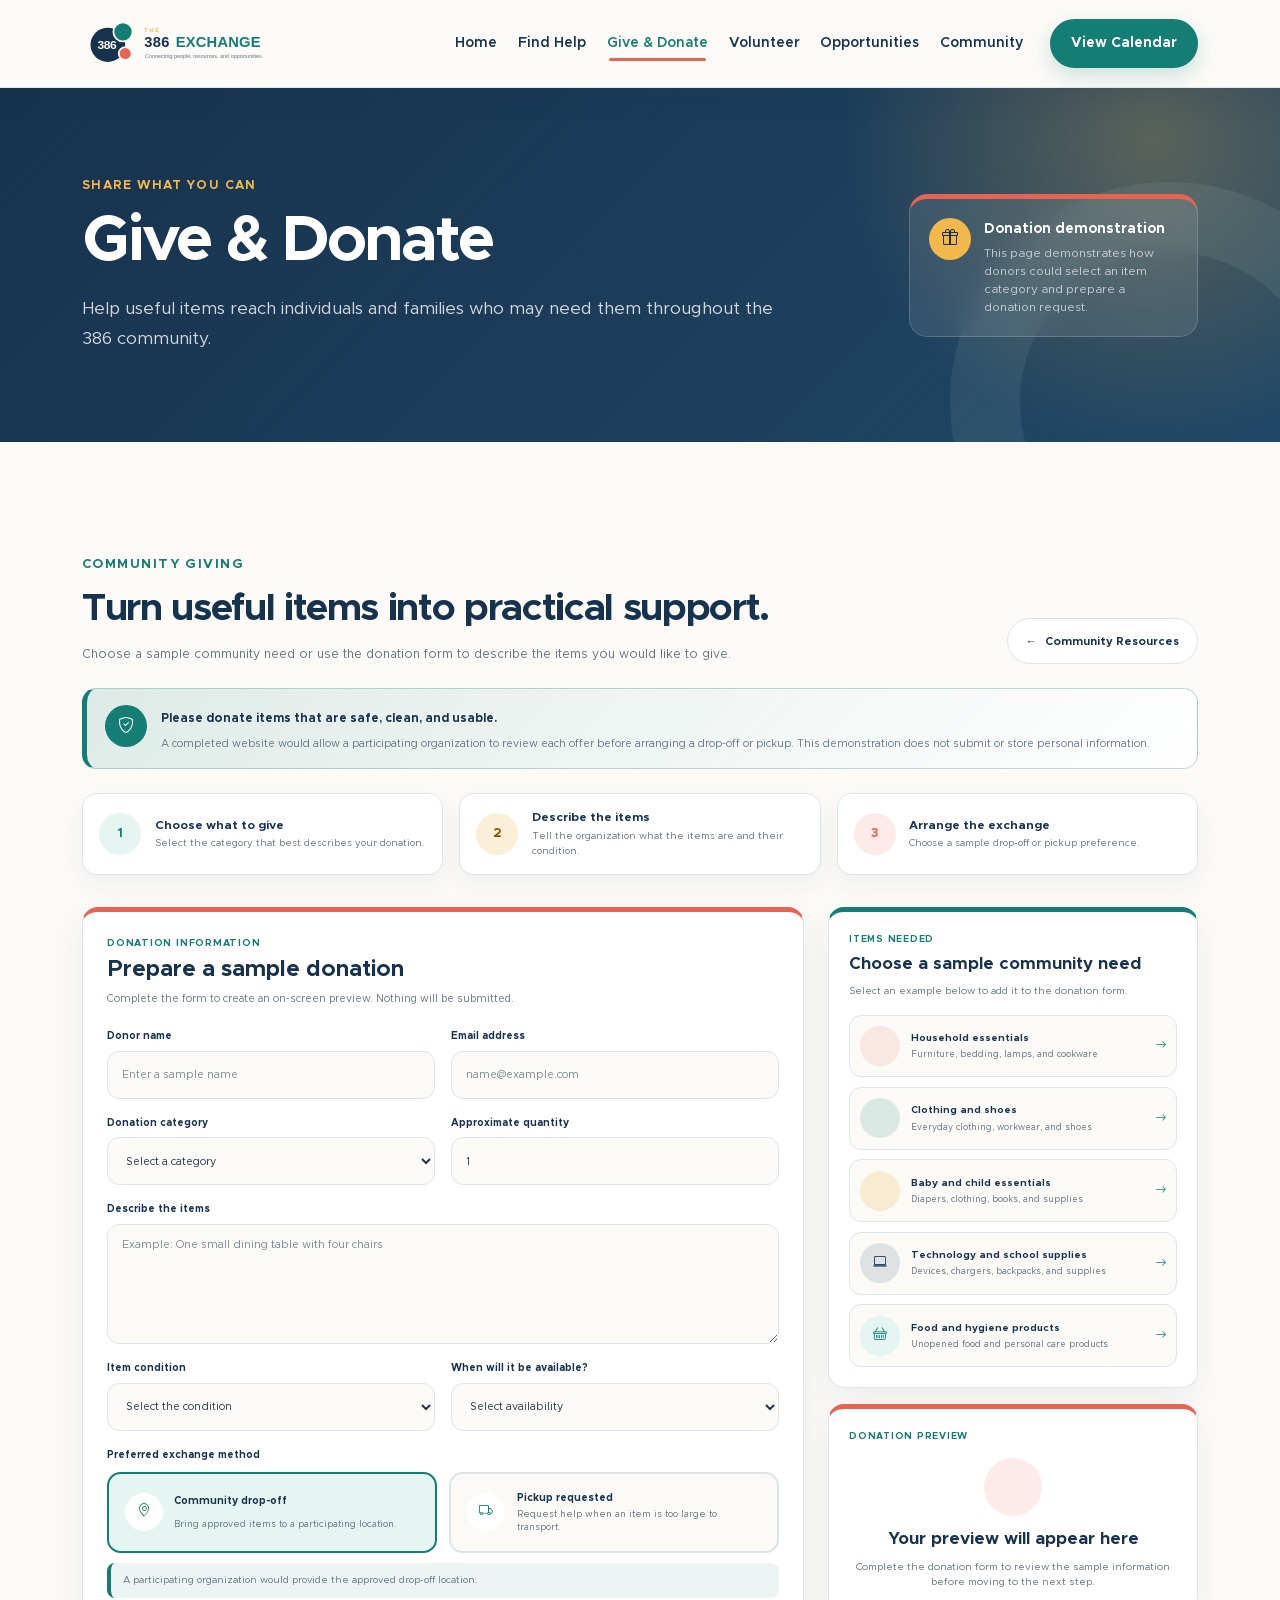
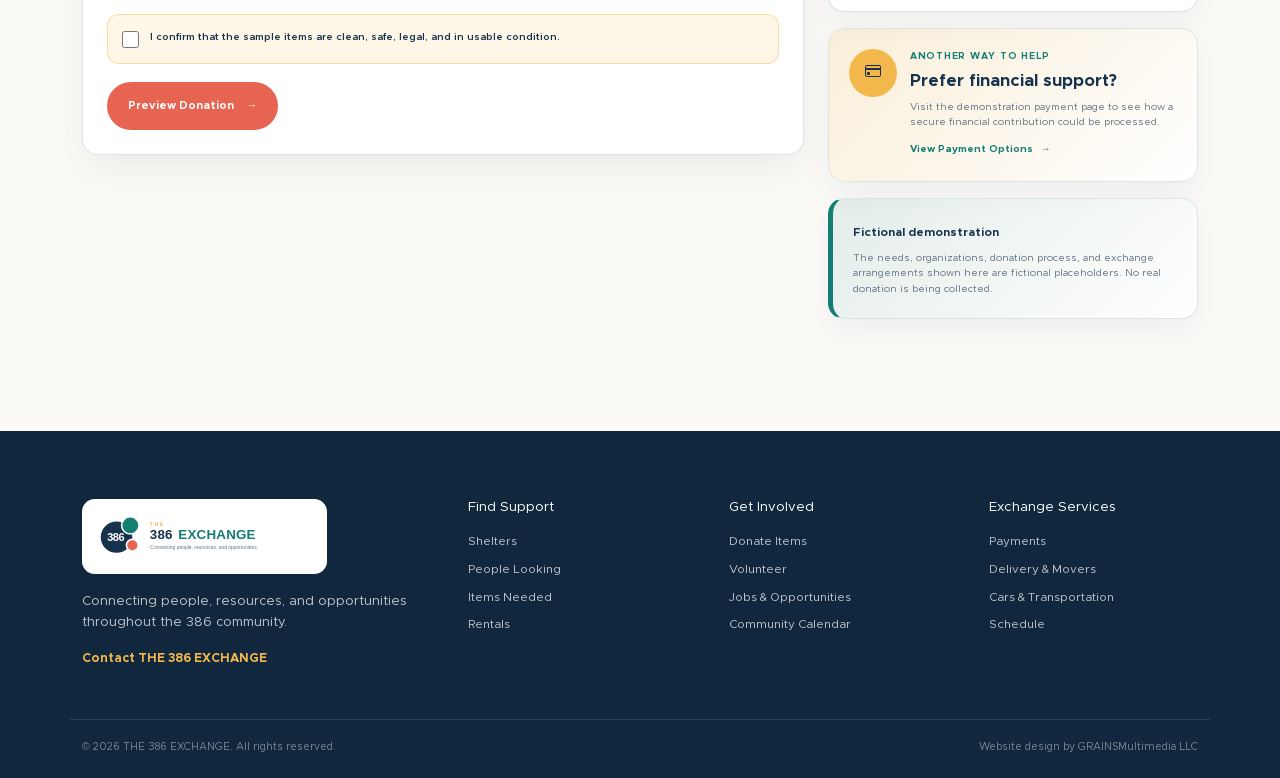
<file: donate.html>
<!DOCTYPE html>
<html lang="en">
  <head>
    <meta charset="utf-8">

    <meta
      name="viewport"
      content="width=device-width, initial-scale=1"
    >

    <meta
      name="description"
      content="Explore how community members could donate useful items through THE 386 EXCHANGE."
    >

    <meta name="author" content="GRAINSMultimedia LLC">
    <meta name="robots" content="noindex, nofollow">

    <title>Give &amp; Donate | THE 386 EXCHANGE</title>

    <link rel="stylesheet" href="css/bootstrap.min.css">
    <link rel="stylesheet" href="css/bootstrap-icons.css">
    <link rel="stylesheet" href="css/the-386-exchange.css">
    <link rel="stylesheet" href="css/inner-pages.css">
  </head>

  <body class="inner-page donate-page">
    <header
      id="site-header"
      class="site-header inner-page-header"
    >
      <nav class="navbar navbar-expand-lg site-navigation">
        <div class="container">
          <a
            class="navbar-brand"
            href="index.html"
            aria-label="THE 386 EXCHANGE home"
          >
            <img
              src="images/the-386-exchange-logo.svg"
              alt="THE 386 EXCHANGE"
              class="site-logo"
            >
          </a>

          <button
            class="navbar-toggler"
            type="button"
            data-bs-toggle="collapse"
            data-bs-target="#main-navigation"
            aria-controls="main-navigation"
            aria-expanded="false"
            aria-label="Open navigation menu"
          >
            <i class="bi bi-list" aria-hidden="true"></i>
          </button>

          <div
            class="collapse navbar-collapse"
            id="main-navigation"
          >
            <ul class="navbar-nav ms-auto align-items-lg-center">
              <li class="nav-item">
                <a class="nav-link" href="index.html">
                  Home
                </a>
              </li>

              <li class="nav-item">
                <a class="nav-link" href="shelters.html">
                  Find Help
                </a>
              </li>

              <li class="nav-item">
                <a
                  class="nav-link active"
                  href="donate.html"
                  aria-current="page"
                >
                  Give &amp; Donate
                </a>
              </li>

              <li class="nav-item">
                <a class="nav-link" href="volunteer.html">
                  Volunteer
                </a>
              </li>

              <li class="nav-item">
                <a class="nav-link" href="opportunities.html">
                  Opportunities
                </a>
              </li>

              <li class="nav-item">
                <a
                  class="nav-link"
                  href="index.html#find-help"
                >
                  Community
                </a>
              </li>

              <li class="nav-item ms-lg-3">
                <a
                  class="btn navigation-button"
                  href="calendar.html"
                >
                  View Calendar
                </a>
              </li>
            </ul>
          </div>
        </div>
      </nav>
    </header>

    <main id="main-content">
      <section class="inner-page-hero donate-page-hero">
        <div class="container">
          <div class="inner-page-hero-grid">
            <div>
              <p class="inner-page-eyebrow">
                Share what you can
              </p>

              <h1>Give &amp; Donate</h1>

              <p>
                Help useful items reach individuals and families who
                may need them throughout the 386 community.
              </p>
            </div>

            <div
              class="hero-note donate-hero-note"
              role="note"
            >
              <span
                class="hero-note-icon"
                aria-hidden="true"
              >
                <i class="bi bi-gift"></i>
              </span>

              <div>
                <strong>Donation demonstration</strong>

                <span>
                  This page demonstrates how donors could select an
                  item category and prepare a donation request.
                </span>
              </div>
            </div>
          </div>
        </div>
      </section>

      <section
        class="donate-section section-padding"
        aria-labelledby="donate-heading"
      >
        <div class="container">
          <div class="donate-intro">
            <div>
              <p class="section-eyebrow">
                Community giving
              </p>

              <h2 id="donate-heading">
                Turn useful items into practical support.
              </h2>

              <p>
                Choose a sample community need or use the donation
                form to describe the items you would like to give.
              </p>
            </div>

            <a
              class="donate-home-link"
              href="index.html#find-help"
            >
              <span aria-hidden="true">&larr;</span>
              Community Resources
            </a>
          </div>

          <div class="donate-safety-note" role="note">
            <span aria-hidden="true">
              <i class="bi bi-shield-check"></i>
            </span>

            <div>
              <strong>
                Please donate items that are safe, clean, and usable.
              </strong>

              <p>
                A completed website would allow a participating
                organization to review each offer before arranging a
                drop-off or pickup. This demonstration does not submit
                or store personal information.
              </p>
            </div>
          </div>

          <div
            class="donate-steps"
            aria-label="Donation process"
          >
            <article class="donate-step">
              <span>1</span>

              <div>
                <h3>Choose what to give</h3>

                <p>
                  Select the category that best describes your
                  donation.
                </p>
              </div>
            </article>

            <article class="donate-step">
              <span>2</span>

              <div>
                <h3>Describe the items</h3>

                <p>
                  Tell the organization what the items are and their
                  condition.
                </p>
              </div>
            </article>

            <article class="donate-step">
              <span>3</span>

              <div>
                <h3>Arrange the exchange</h3>

                <p>
                  Choose a sample drop-off or pickup preference.
                </p>
              </div>
            </article>
          </div>

          <div class="donate-main-layout">
            <div class="donate-form-column">
              <section
                id="donation-form-card"
                class="donate-form-card"
                aria-labelledby="donation-form-heading"
              >
                <div class="donate-form-heading">
                  <p>Donation information</p>

                  <h2 id="donation-form-heading">
                    Prepare a sample donation
                  </h2>

                  <span>
                    Complete the form to create an on-screen preview.
                    Nothing will be submitted.
                  </span>
                </div>

                <form id="donation-form">
                  <div class="donate-form-row">
                    <div class="donate-form-field">
                      <label for="donor-name">
                        Donor name
                      </label>

                      <input
                        type="text"
                        id="donor-name"
                        name="donor-name"
                        placeholder="Enter a sample name"
                        autocomplete="name"
                        required
                      >
                    </div>

                    <div class="donate-form-field">
                      <label for="donor-email">
                        Email address
                      </label>

                      <input
                        type="email"
                        id="donor-email"
                        name="donor-email"
                        placeholder="name@example.com"
                        autocomplete="email"
                        required
                      >
                    </div>
                  </div>

                  <div class="donate-form-row">
                    <div class="donate-form-field">
                      <label for="donation-category">
                        Donation category
                      </label>

                      <select
                        id="donation-category"
                        name="donation-category"
                        required
                      >
                        <option value="">
                          Select a category
                        </option>

                        <option value="Furniture and household items">
                          Furniture and household items
                        </option>

                        <option value="Clothing and shoes">
                          Clothing and shoes
                        </option>

                        <option value="Baby and child essentials">
                          Baby and child essentials
                        </option>

                        <option value="Technology and school supplies">
                          Technology and school supplies
                        </option>

                        <option value="Food and hygiene products">
                          Food and hygiene products
                        </option>

                        <option value="Other useful items">
                          Other useful items
                        </option>
                      </select>
                    </div>

                    <div class="donate-form-field">
                      <label for="donation-quantity">
                        Approximate quantity
                      </label>

                      <input
                        type="number"
                        id="donation-quantity"
                        name="donation-quantity"
                        min="1"
                        max="999"
                        value="1"
                        required
                      >
                    </div>
                  </div>

                  <div class="donate-form-field">
                    <label for="donation-items">
                      Describe the items
                    </label>

                    <textarea
                      id="donation-items"
                      name="donation-items"
                      rows="5"
                      placeholder="Example: One small dining table with four chairs"
                      required
                    ></textarea>
                  </div>

                  <div class="donate-form-row">
                    <div class="donate-form-field">
                      <label for="donation-condition">
                        Item condition
                      </label>

                      <select
                        id="donation-condition"
                        name="donation-condition"
                        required
                      >
                        <option value="">
                          Select the condition
                        </option>

                        <option value="New and unused">
                          New and unused
                        </option>

                        <option value="Like new">
                          Like new
                        </option>

                        <option value="Good used condition">
                          Good used condition
                        </option>

                        <option value="Fair and usable condition">
                          Fair and usable condition
                        </option>
                      </select>
                    </div>

                    <div class="donate-form-field">
                      <label for="donation-timing">
                        When will it be available?
                      </label>

                      <select
                        id="donation-timing"
                        name="donation-timing"
                        required
                      >
                        <option value="">
                          Select availability
                        </option>

                        <option value="Available now">
                          Available now
                        </option>

                        <option value="Available this week">
                          Available this week
                        </option>

                        <option value="Available within two weeks">
                          Available within two weeks
                        </option>

                        <option value="Date to be arranged">
                          Date to be arranged
                        </option>
                      </select>
                    </div>
                  </div>

                  <fieldset class="donate-method-fieldset">
                    <legend>
                      Preferred exchange method
                    </legend>

                    <div class="donate-method-options">
                      <label class="donate-method-option">
                        <input
                          type="radio"
                          name="donation-method"
                          value="Community drop-off"
                          checked
                        >

                        <span aria-hidden="true">
                          <i class="bi bi-geo-alt"></i>
                        </span>

                        <strong>Community drop-off</strong>

                        <small>
                          Bring approved items to a participating
                          location.
                        </small>
                      </label>

                      <label class="donate-method-option">
                        <input
                          type="radio"
                          name="donation-method"
                          value="Pickup requested"
                        >

                        <span aria-hidden="true">
                          <i class="bi bi-truck"></i>
                        </span>

                        <strong>Pickup requested</strong>

                        <small>
                          Request help when an item is too large to
                          transport.
                        </small>
                      </label>
                    </div>

                    <p
                      id="donation-method-note"
                      class="donate-method-note"
                      aria-live="polite"
                    >
                      A participating organization would provide the
                      approved drop-off location.
                    </p>
                  </fieldset>

                  <label class="donate-confirmation">
                    <input
                      type="checkbox"
                      id="donation-confirmation"
                      required
                    >

                    <span>
                      I confirm that the sample items are clean, safe,
                      legal, and in usable condition.
                    </span>
                  </label>

                  <div class="donate-form-actions">
                    <button
                      class="donate-preview-button"
                      type="submit"
                    >
                      Preview Donation
                      <span aria-hidden="true">&rarr;</span>
                    </button>

                    <p
                      id="donation-form-status"
                      role="status"
                      aria-live="polite"
                    ></p>
                  </div>
                </form>
              </section>
            </div>

            <aside
              class="donate-sidebar"
              aria-label="Donation information"
            >
              <section
                class="donate-needs-card"
                aria-labelledby="sample-needs-heading"
              >
                <p class="donate-sidebar-label">
                  Items needed
                </p>

                <h2 id="sample-needs-heading">
                  Choose a sample community need
                </h2>

                <p class="donate-sidebar-intro">
                  Select an example below to add it to the donation
                  form.
                </p>

                <div class="donate-need-list">
                  <button
                    class="donate-need-button"
                    type="button"
                    data-donation-category="Furniture and household items"
                    data-donation-items="A table, chairs, lamps, cookware, bedding, or other usable household items"
                  >
                    <span
                      class="donate-need-icon donate-need-icon-coral"
                      aria-hidden="true"
                    >
                      <i class="bi bi-house-heart"></i>
                    </span>

                    <span>
                      <strong>Household essentials</strong>

                      <small>
                        Furniture, bedding, lamps, and cookware
                      </small>
                    </span>

                    <i
                      class="bi bi-arrow-right"
                      aria-hidden="true"
                    ></i>
                  </button>

                  <button
                    class="donate-need-button"
                    type="button"
                    data-donation-category="Clothing and shoes"
                    data-donation-items="Clean adult or children's clothing, coats, work clothes, or wearable shoes"
                  >
                    <span
                      class="donate-need-icon donate-need-icon-teal"
                      aria-hidden="true"
                    >
                      <i class="bi bi-bag-heart"></i>
                    </span>

                    <span>
                      <strong>Clothing and shoes</strong>

                      <small>
                        Everyday clothing, workwear, and shoes
                      </small>
                    </span>

                    <i
                      class="bi bi-arrow-right"
                      aria-hidden="true"
                    ></i>
                  </button>

                  <button
                    class="donate-need-button"
                    type="button"
                    data-donation-category="Baby and child essentials"
                    data-donation-items="Diapers, unopened baby supplies, children's clothing, books, or safe child essentials"
                  >
                    <span
                      class="donate-need-icon donate-need-icon-gold"
                      aria-hidden="true"
                    >
                      <i class="bi bi-balloon-heart"></i>
                    </span>

                    <span>
                      <strong>Baby and child essentials</strong>

                      <small>
                        Diapers, clothing, books, and supplies
                      </small>
                    </span>

                    <i
                      class="bi bi-arrow-right"
                      aria-hidden="true"
                    ></i>
                  </button>

                  <button
                    class="donate-need-button"
                    type="button"
                    data-donation-category="Technology and school supplies"
                    data-donation-items="Working laptops, tablets, chargers, backpacks, notebooks, or school supplies"
                  >
                    <span
                      class="donate-need-icon donate-need-icon-navy"
                      aria-hidden="true"
                    >
                      <i class="bi bi-laptop"></i>
                    </span>

                    <span>
                      <strong>Technology and school supplies</strong>

                      <small>
                        Devices, chargers, backpacks, and supplies
                      </small>
                    </span>

                    <i
                      class="bi bi-arrow-right"
                      aria-hidden="true"
                    ></i>
                  </button>

                  <button
                    class="donate-need-button"
                    type="button"
                    data-donation-category="Food and hygiene products"
                    data-donation-items="Unopened, unexpired shelf-stable food or unopened personal hygiene products"
                  >
                    <span
                      class="donate-need-icon donate-need-icon-aqua"
                      aria-hidden="true"
                    >
                      <i class="bi bi-basket"></i>
                    </span>

                    <span>
                      <strong>Food and hygiene products</strong>

                      <small>
                        Unopened food and personal care products
                      </small>
                    </span>

                    <i
                      class="bi bi-arrow-right"
                      aria-hidden="true"
                    ></i>
                  </button>
                </div>
              </section>

              <section
                id="donation-preview-card"
                class="donate-preview-card"
                aria-labelledby="donation-preview-heading"
                tabindex="-1"
              >
                <p class="donate-sidebar-label">
                  Donation preview
                </p>

                <div
                  id="donation-preview-empty"
                  class="donate-preview-empty"
                >
                  <span aria-hidden="true">
                    <i class="bi bi-clipboard-heart"></i>
                  </span>

                  <h2 id="donation-preview-heading">
                    Your preview will appear here
                  </h2>

                  <p>
                    Complete the donation form to review the sample
                    information before moving to the next step.
                  </p>
                </div>

                <div
                  id="donation-preview-details"
                  class="donate-preview-details"
                  hidden
                >
                  <span
                    class="donate-preview-success-icon"
                    aria-hidden="true"
                  >
                    <i class="bi bi-check-lg"></i>
                  </span>

                  <h2 id="donation-preview-name">
                    Donation prepared
                  </h2>

                  <p>
                    This is an on-screen demonstration. No information
                    has been submitted.
                  </p>

                  <dl class="donate-preview-list">
                    <div>
                      <dt>Category</dt>
                      <dd id="preview-category"></dd>
                    </div>

                    <div>
                      <dt>Items</dt>
                      <dd id="preview-items"></dd>
                    </div>

                    <div>
                      <dt>Quantity</dt>
                      <dd id="preview-quantity"></dd>
                    </div>

                    <div>
                      <dt>Condition</dt>
                      <dd id="preview-condition"></dd>
                    </div>

                    <div>
                      <dt>Availability</dt>
                      <dd id="preview-timing"></dd>
                    </div>

                    <div>
                      <dt>Exchange</dt>
                      <dd id="preview-method"></dd>
                    </div>
                  </dl>

                  <button
                    id="start-another-donation"
                    class="donate-reset-form-button"
                    type="button"
                  >
                    Start Another Donation
                  </button>
                </div>
              </section>

              <section
                class="donate-financial-card"
                aria-labelledby="financial-giving-heading"
              >
                <span aria-hidden="true">
                  <i class="bi bi-credit-card"></i>
                </span>

                <div>
                  <p class="donate-sidebar-label">
                    Another way to help
                  </p>

                  <h2 id="financial-giving-heading">
                    Prefer financial support?
                  </h2>

                  <p>
                    Visit the demonstration payment page to see how a
                    secure financial contribution could be processed.
                  </p>

                  <a href="payments.html">
                    View Payment Options
                    <span aria-hidden="true">&rarr;</span>
                  </a>
                </div>
              </section>

              <div class="donate-demo-note" role="note">
                <strong>Fictional demonstration</strong>

                <p>
                  The needs, organizations, donation process, and
                  exchange arrangements shown here are fictional
                  placeholders. No real donation is being collected.
                </p>
              </div>
            </aside>
          </div>
        </div>
      </section>
    </main>

    <footer id="site-footer" class="site-footer">
      <div class="container footer-grid">
        <div class="footer-brand">
          <img
            src="images/the-386-exchange-logo.svg"
            alt="THE 386 EXCHANGE"
          >

          <p>
            Connecting people, resources, and opportunities throughout
            the 386 community.
          </p>

          <a href="contact.html">
            Contact THE 386 EXCHANGE
          </a>
        </div>

        <div>
          <h2>Find Support</h2>

          <a href="shelters.html">
            Shelters
          </a>

          <a href="items.html">
            People Looking
          </a>

          <a
            href="donate.html"
            aria-current="page"
          >
            Items Needed
          </a>

          <a href="rentals.html">
            Rentals
          </a>
        </div>

        <div>
          <h2>Get Involved</h2>

          <a
            href="donate.html"
            aria-current="page"
          >
            Donate Items
          </a>

          <a href="volunteer.html">
            Volunteer
          </a>

          <a href="opportunities.html">
            Jobs &amp; Opportunities
          </a>

          <a href="calendar.html">
            Community Calendar
          </a>
        </div>

        <div>
          <h2>Exchange Services</h2>

          <a href="payments.html">
            Payments
          </a>

          <a href="movers.html">
            Delivery &amp; Movers
          </a>

          <a href="cars.html">
            Cars &amp; Transportation
          </a>

          <a href="schedule.html">
            Schedule
          </a>
        </div>
      </div>

      <div class="container footer-bottom">
        <span>
          &copy; 2026 THE 386 EXCHANGE. All rights reserved.
        </span>

        <span>
          Website design by GRAINSMultimedia LLC
        </span>
      </div>
    </footer>

    <script src="js/bootstrap.min.js"></script>
    <script src="js/the-386-exchange.js"></script>
  </body>
</html>
</file>
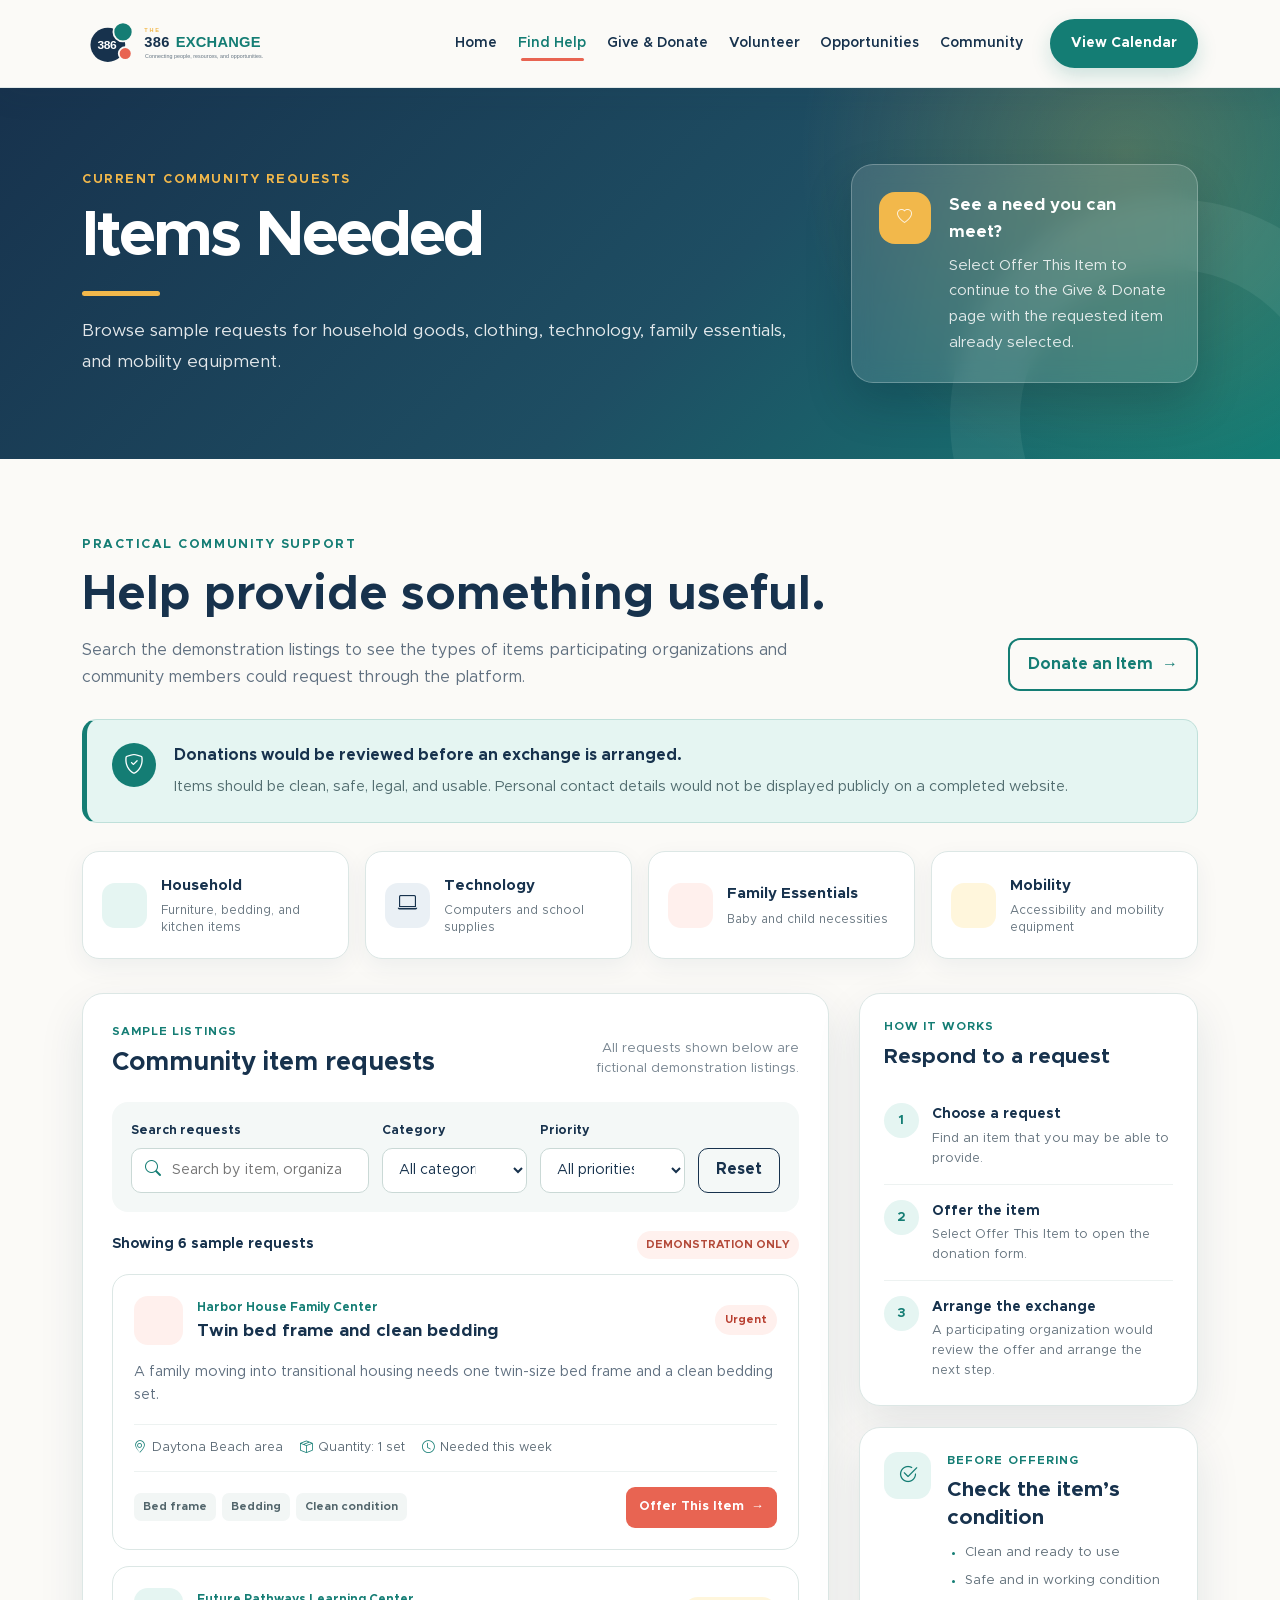
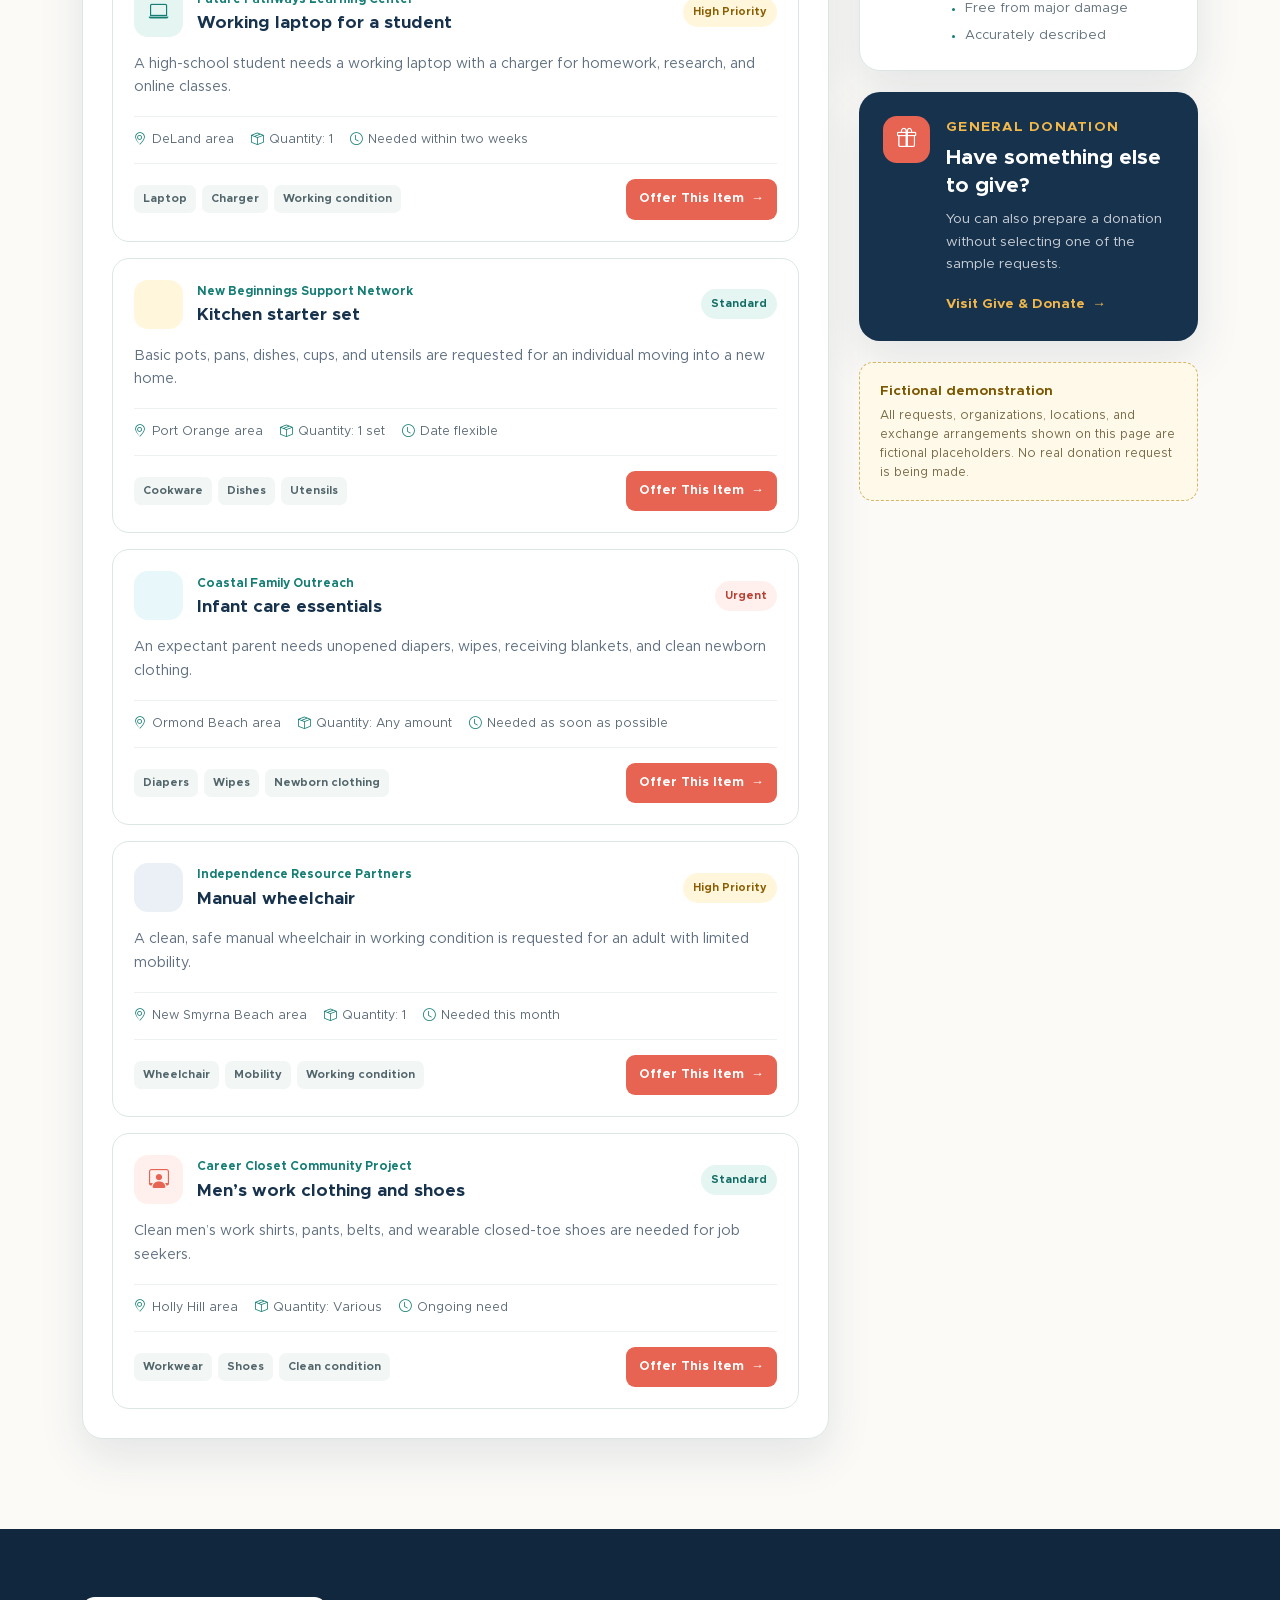
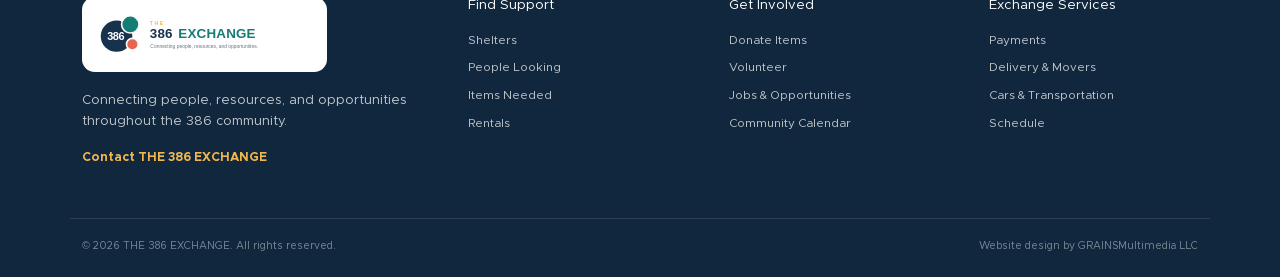
<file: items-needed.html>
<!DOCTYPE html>
<html lang="en">
  <head>
    <meta charset="utf-8">

    <meta
      name="viewport"
      content="width=device-width, initial-scale=1"
    >

    <meta
      name="description"
      content="Browse sample community item requests through THE 386 EXCHANGE."
    >

    <meta name="author" content="GRAINSMultimedia LLC">
    <meta name="robots" content="noindex, nofollow">

    <title>Items Needed | THE 386 EXCHANGE</title>

    <link rel="stylesheet" href="css/bootstrap.min.css">
    <link rel="stylesheet" href="css/bootstrap-icons.css">
    <link rel="stylesheet" href="css/the-386-exchange.css">
    <link rel="stylesheet" href="css/inner-pages.css">
  </head>

  <body class="inner-page items-needed-page">
    <header
      id="site-header"
      class="site-header inner-page-header"
    >
      <nav class="navbar navbar-expand-lg site-navigation">
        <div class="container">
          <a
            class="navbar-brand"
            href="index.html"
            aria-label="THE 386 EXCHANGE home"
          >
            <img
              src="images/the-386-exchange-logo.svg"
              alt="THE 386 EXCHANGE"
              class="site-logo"
            >
          </a>

          <button
            class="navbar-toggler"
            type="button"
            data-bs-toggle="collapse"
            data-bs-target="#main-navigation"
            aria-controls="main-navigation"
            aria-expanded="false"
            aria-label="Open navigation menu"
          >
            <i class="bi bi-list" aria-hidden="true"></i>
          </button>

          <div
            class="collapse navbar-collapse"
            id="main-navigation"
          >
            <ul class="navbar-nav ms-auto align-items-lg-center">
              <li class="nav-item">
                <a class="nav-link" href="index.html">
                  Home
                </a>
              </li>

              <li class="nav-item">
                <a
                  class="nav-link active"
                  href="shelters.html"
                  aria-current="page"
                >
                  Find Help
                </a>
              </li>

              <li class="nav-item">
                <a class="nav-link" href="donate.html">
                  Give &amp; Donate
                </a>
              </li>

              <li class="nav-item">
                <a class="nav-link" href="volunteer.html">
                  Volunteer
                </a>
              </li>

              <li class="nav-item">
                <a class="nav-link" href="opportunities.html">
                  Opportunities
                </a>
              </li>

              <li class="nav-item">
                <a
                  class="nav-link"
                  href="index.html#find-help"
                >
                  Community
                </a>
              </li>

              <li class="nav-item ms-lg-3">
                <a
                  class="btn navigation-button"
                  href="calendar.html"
                >
                  View Calendar
                </a>
              </li>
            </ul>
          </div>
        </div>
      </nav>
    </header>

    <main id="main-content">
      <section class="inner-page-hero items-needed-page-hero">
        <div class="container">
          <div class="inner-page-hero-grid">
            <div>
              <p class="inner-page-eyebrow">
                Current community requests
              </p>

              <h1>Items Needed</h1>

              <p>
                Browse sample requests for household goods, clothing,
                technology, family essentials, and mobility equipment.
              </p>
            </div>

            <div
              class="items-needed-hero-note"
              role="note"
            >
              <span
                class="items-needed-hero-note-icon"
                aria-hidden="true"
              >
                <i class="bi bi-heart"></i>
              </span>

              <div>
                <strong>See a need you can meet?</strong>

                <span>
                  Select Offer This Item to continue to the Give &amp;
                  Donate page with the requested item already selected.
                </span>
              </div>
            </div>
          </div>
        </div>
      </section>

      <section
        class="items-needed-section"
        aria-labelledby="items-needed-heading"
      >
        <div class="container">
          <div class="items-needed-intro">
            <div>
              <p class="section-eyebrow">
                Practical community support
              </p>

              <h2 id="items-needed-heading">
                Help provide something useful.
              </h2>

              <p>
                Search the demonstration listings to see the types of
                items participating organizations and community members
                could request through the platform.
              </p>
            </div>

            <a
              class="items-needed-donate-link"
              href="donate.html"
            >
              Donate an Item
              <span aria-hidden="true">&rarr;</span>
            </a>
          </div>

          <div
            class="items-needed-guidance-note"
            role="note"
          >
            <span aria-hidden="true">
              <i class="bi bi-shield-check"></i>
            </span>

            <div>
              <strong>
                Donations would be reviewed before an exchange is arranged.
              </strong>

              <p>
                Items should be clean, safe, legal, and usable. Personal
                contact details would not be displayed publicly on a
                completed website.
              </p>
            </div>
          </div>

          <div
            class="needed-category-shortcuts"
            aria-label="Browse requested item categories"
          >
            <button
              class="needed-category-shortcut"
              type="button"
              data-needed-category-shortcut="household"
            >
              <span aria-hidden="true">
                <i class="bi bi-house-heart"></i>
              </span>

              <div>
                <strong>Household</strong>
                <small>Furniture, bedding, and kitchen items</small>
              </div>
            </button>

            <button
              class="needed-category-shortcut"
              type="button"
              data-needed-category-shortcut="education"
            >
              <span aria-hidden="true">
                <i class="bi bi-laptop"></i>
              </span>

              <div>
                <strong>Technology</strong>
                <small>Computers and school supplies</small>
              </div>
            </button>

            <button
              class="needed-category-shortcut"
              type="button"
              data-needed-category-shortcut="family"
            >
              <span aria-hidden="true">
                <i class="bi bi-balloon-heart"></i>
              </span>

              <div>
                <strong>Family Essentials</strong>
                <small>Baby and child necessities</small>
              </div>
            </button>

            <button
              class="needed-category-shortcut"
              type="button"
              data-needed-category-shortcut="mobility"
            >
              <span aria-hidden="true">
                <i class="bi bi-universal-access"></i>
              </span>

              <div>
                <strong>Mobility</strong>
                <small>Accessibility and mobility equipment</small>
              </div>
            </button>
          </div>

          <div class="items-needed-main-layout">
            <section
              class="items-needed-listing-card"
              aria-labelledby="community-requests-heading"
            >
              <div class="items-needed-card-heading">
                <div>
                  <p>Sample listings</p>

                  <h2 id="community-requests-heading">
                    Community item requests
                  </h2>
                </div>

                <span>
                  All requests shown below are fictional demonstration
                  listings.
                </span>
              </div>

              <div
                class="needed-filter-panel"
                aria-label="Filter item requests"
              >
                <div class="needed-search-field">
                  <label for="needed-item-search">
                    Search requests
                  </label>

                  <div class="needed-search-input">
                    <i
                      class="bi bi-search"
                      aria-hidden="true"
                    ></i>

                    <input
                      type="search"
                      id="needed-item-search"
                      placeholder="Search by item, organization, or location"
                    >
                  </div>
                </div>

                <div class="needed-filter-field">
                  <label for="needed-item-category">
                    Category
                  </label>

                  <select id="needed-item-category">
                    <option value="all">All categories</option>
                    <option value="household">Household</option>
                    <option value="education">Technology</option>
                    <option value="family">Family essentials</option>
                    <option value="mobility">Mobility</option>
                    <option value="clothing">Clothing</option>
                  </select>
                </div>

                <div class="needed-filter-field">
                  <label for="needed-item-urgency">
                    Priority
                  </label>

                  <select id="needed-item-urgency">
                    <option value="all">All priorities</option>
                    <option value="urgent">Urgent</option>
                    <option value="high">High priority</option>
                    <option value="standard">Standard</option>
                  </select>
                </div>

                <button
                  id="reset-needed-item-filters"
                  class="needed-reset-filter-button"
                  type="button"
                >
                  Reset
                </button>
              </div>

              <div class="needed-results-bar">
                <p
                  id="needed-item-results-status"
                  role="status"
                  aria-live="polite"
                >
                  Showing 6 sample requests
                </p>

                <span>Demonstration only</span>
              </div>

              <div
                id="needed-item-list"
                class="needed-item-list"
              >
                <article
                  class="needed-item-listing"
                  data-category="household"
                  data-urgency="urgent"
                  data-search="twin bed frame mattress bedding linens bedroom household harbor house family center daytona beach"
                >
                  <div class="needed-item-topline">
                    <span
                      class="needed-item-icon needed-icon-coral"
                      aria-hidden="true"
                    >
                      <i class="bi bi-house-heart"></i>
                    </span>

                    <div>
                      <p>Harbor House Family Center</p>

                      <h3>Twin bed frame and clean bedding</h3>
                    </div>

                    <span class="needed-urgency-badge needed-urgent">
                      Urgent
                    </span>
                  </div>

                  <p class="needed-item-description">
                    A family moving into transitional housing needs one
                    twin-size bed frame and a clean bedding set.
                  </p>

                  <div class="needed-item-meta">
                    <span>
                      <i class="bi bi-geo-alt" aria-hidden="true"></i>
                      Daytona Beach area
                    </span>

                    <span>
                      <i class="bi bi-box-seam" aria-hidden="true"></i>
                      Quantity: 1 set
                    </span>

                    <span>
                      <i class="bi bi-clock" aria-hidden="true"></i>
                      Needed this week
                    </span>
                  </div>

                  <div class="needed-item-bottom">
                    <div class="needed-item-tags">
                      <span>Bed frame</span>
                      <span>Bedding</span>
                      <span>Clean condition</span>
                    </div>

                    <a
                      class="needed-offer-button"
                      href="donate.html"
                      data-donation-category="Furniture and household items"
                      data-donation-item="Twin bed frame and clean twin-size bedding set"
                    >
                      Offer This Item
                      <span aria-hidden="true">&rarr;</span>
                    </a>
                  </div>
                </article>

                <article
                  class="needed-item-listing"
                  data-category="education"
                  data-urgency="high"
                  data-search="working laptop computer charger student school technology future pathways learning center deland"
                >
                  <div class="needed-item-topline">
                    <span
                      class="needed-item-icon needed-icon-teal"
                      aria-hidden="true"
                    >
                      <i class="bi bi-laptop"></i>
                    </span>

                    <div>
                      <p>Future Pathways Learning Center</p>

                      <h3>Working laptop for a student</h3>
                    </div>

                    <span class="needed-urgency-badge needed-high">
                      High Priority
                    </span>
                  </div>

                  <p class="needed-item-description">
                    A high-school student needs a working laptop with a
                    charger for homework, research, and online classes.
                  </p>

                  <div class="needed-item-meta">
                    <span>
                      <i class="bi bi-geo-alt" aria-hidden="true"></i>
                      DeLand area
                    </span>

                    <span>
                      <i class="bi bi-box-seam" aria-hidden="true"></i>
                      Quantity: 1
                    </span>

                    <span>
                      <i class="bi bi-clock" aria-hidden="true"></i>
                      Needed within two weeks
                    </span>
                  </div>

                  <div class="needed-item-bottom">
                    <div class="needed-item-tags">
                      <span>Laptop</span>
                      <span>Charger</span>
                      <span>Working condition</span>
                    </div>

                    <a
                      class="needed-offer-button"
                      href="donate.html"
                      data-donation-category="Technology and school supplies"
                      data-donation-item="One working laptop with a compatible charger for a student"
                    >
                      Offer This Item
                      <span aria-hidden="true">&rarr;</span>
                    </a>
                  </div>
                </article>

                <article
                  class="needed-item-listing"
                  data-category="household"
                  data-urgency="standard"
                  data-search="kitchen starter set pots pans dishes utensils cookware household new beginnings support network port orange"
                >
                  <div class="needed-item-topline">
                    <span
                      class="needed-item-icon needed-icon-gold"
                      aria-hidden="true"
                    >
                      <i class="bi bi-cup-hot"></i>
                    </span>

                    <div>
                      <p>New Beginnings Support Network</p>

                      <h3>Kitchen starter set</h3>
                    </div>

                    <span class="needed-urgency-badge needed-standard">
                      Standard
                    </span>
                  </div>

                  <p class="needed-item-description">
                    Basic pots, pans, dishes, cups, and utensils are
                    requested for an individual moving into a new home.
                  </p>

                  <div class="needed-item-meta">
                    <span>
                      <i class="bi bi-geo-alt" aria-hidden="true"></i>
                      Port Orange area
                    </span>

                    <span>
                      <i class="bi bi-box-seam" aria-hidden="true"></i>
                      Quantity: 1 set
                    </span>

                    <span>
                      <i class="bi bi-clock" aria-hidden="true"></i>
                      Date flexible
                    </span>
                  </div>

                  <div class="needed-item-bottom">
                    <div class="needed-item-tags">
                      <span>Cookware</span>
                      <span>Dishes</span>
                      <span>Utensils</span>
                    </div>

                    <a
                      class="needed-offer-button"
                      href="donate.html"
                      data-donation-category="Furniture and household items"
                      data-donation-item="A kitchen starter set with usable cookware, dishes, cups, and utensils"
                    >
                      Offer This Item
                      <span aria-hidden="true">&rarr;</span>
                    </a>
                  </div>
                </article>

                <article
                  class="needed-item-listing"
                  data-category="family"
                  data-urgency="urgent"
                  data-search="baby infant diapers wipes clothing blankets family essentials coastal family outreach ormond beach"
                >
                  <div class="needed-item-topline">
                    <span
                      class="needed-item-icon needed-icon-aqua"
                      aria-hidden="true"
                    >
                      <i class="bi bi-balloon-heart"></i>
                    </span>

                    <div>
                      <p>Coastal Family Outreach</p>

                      <h3>Infant care essentials</h3>
                    </div>

                    <span class="needed-urgency-badge needed-urgent">
                      Urgent
                    </span>
                  </div>

                  <p class="needed-item-description">
                    An expectant parent needs unopened diapers, wipes,
                    receiving blankets, and clean newborn clothing.
                  </p>

                  <div class="needed-item-meta">
                    <span>
                      <i class="bi bi-geo-alt" aria-hidden="true"></i>
                      Ormond Beach area
                    </span>

                    <span>
                      <i class="bi bi-box-seam" aria-hidden="true"></i>
                      Quantity: Any amount
                    </span>

                    <span>
                      <i class="bi bi-clock" aria-hidden="true"></i>
                      Needed as soon as possible
                    </span>
                  </div>

                  <div class="needed-item-bottom">
                    <div class="needed-item-tags">
                      <span>Diapers</span>
                      <span>Wipes</span>
                      <span>Newborn clothing</span>
                    </div>

                    <a
                      class="needed-offer-button"
                      href="donate.html"
                      data-donation-category="Baby and child essentials"
                      data-donation-item="Unopened infant diapers and wipes, clean receiving blankets, or newborn clothing"
                    >
                      Offer This Item
                      <span aria-hidden="true">&rarr;</span>
                    </a>
                  </div>
                </article>

                <article
                  class="needed-item-listing"
                  data-category="mobility"
                  data-urgency="high"
                  data-search="manual wheelchair mobility accessibility equipment independence resource partners new smyrna beach"
                >
                  <div class="needed-item-topline">
                    <span
                      class="needed-item-icon needed-icon-navy"
                      aria-hidden="true"
                    >
                      <i class="bi bi-universal-access"></i>
                    </span>

                    <div>
                      <p>Independence Resource Partners</p>

                      <h3>Manual wheelchair</h3>
                    </div>

                    <span class="needed-urgency-badge needed-high">
                      High Priority
                    </span>
                  </div>

                  <p class="needed-item-description">
                    A clean, safe manual wheelchair in working condition
                    is requested for an adult with limited mobility.
                  </p>

                  <div class="needed-item-meta">
                    <span>
                      <i class="bi bi-geo-alt" aria-hidden="true"></i>
                      New Smyrna Beach area
                    </span>

                    <span>
                      <i class="bi bi-box-seam" aria-hidden="true"></i>
                      Quantity: 1
                    </span>

                    <span>
                      <i class="bi bi-clock" aria-hidden="true"></i>
                      Needed this month
                    </span>
                  </div>

                  <div class="needed-item-bottom">
                    <div class="needed-item-tags">
                      <span>Wheelchair</span>
                      <span>Mobility</span>
                      <span>Working condition</span>
                    </div>

                    <a
                      class="needed-offer-button"
                      href="donate.html"
                      data-donation-category="Other useful items"
                      data-donation-item="One clean and safe manual wheelchair in working condition"
                    >
                      Offer This Item
                      <span aria-hidden="true">&rarr;</span>
                    </a>
                  </div>
                </article>

                <article
                  class="needed-item-listing"
                  data-category="clothing"
                  data-urgency="standard"
                  data-search="men work clothing shoes pants shirts workwear employment career closet community project holly hill"
                >
                  <div class="needed-item-topline">
                    <span
                      class="needed-item-icon needed-icon-coral"
                      aria-hidden="true"
                    >
                      <i class="bi bi-person-workspace"></i>
                    </span>

                    <div>
                      <p>Career Closet Community Project</p>

                      <h3>Men’s work clothing and shoes</h3>
                    </div>

                    <span class="needed-urgency-badge needed-standard">
                      Standard
                    </span>
                  </div>

                  <p class="needed-item-description">
                    Clean men’s work shirts, pants, belts, and wearable
                    closed-toe shoes are needed for job seekers.
                  </p>

                  <div class="needed-item-meta">
                    <span>
                      <i class="bi bi-geo-alt" aria-hidden="true"></i>
                      Holly Hill area
                    </span>

                    <span>
                      <i class="bi bi-box-seam" aria-hidden="true"></i>
                      Quantity: Various
                    </span>

                    <span>
                      <i class="bi bi-clock" aria-hidden="true"></i>
                      Ongoing need
                    </span>
                  </div>

                  <div class="needed-item-bottom">
                    <div class="needed-item-tags">
                      <span>Workwear</span>
                      <span>Shoes</span>
                      <span>Clean condition</span>
                    </div>

                    <a
                      class="needed-offer-button"
                      href="donate.html"
                      data-donation-category="Clothing and shoes"
                      data-donation-item="Clean men's work shirts, pants, belts, or wearable closed-toe shoes"
                    >
                      Offer This Item
                      <span aria-hidden="true">&rarr;</span>
                    </a>
                  </div>
                </article>
              </div>

              <div
                id="needed-item-empty-state"
                class="needed-item-empty-state"
                hidden
              >
                <span aria-hidden="true">
                  <i class="bi bi-search"></i>
                </span>

                <h3>No sample requests match your search.</h3>

                <p>
                  Try another search term or reset the filters.
                </p>

                <button
                  id="empty-reset-needed-item-filters"
                  type="button"
                >
                  Reset Filters
                </button>
              </div>
            </section>

            <aside
              class="items-needed-sidebar"
              aria-label="Items needed information"
            >
              <section class="needed-response-card">
                <p class="needed-sidebar-label">
                  How it works
                </p>

                <h2>Respond to a request</h2>

                <div class="needed-response-step">
                  <span>1</span>

                  <div>
                    <strong>Choose a request</strong>

                    <p>
                      Find an item that you may be able to provide.
                    </p>
                  </div>
                </div>

                <div class="needed-response-step">
                  <span>2</span>

                  <div>
                    <strong>Offer the item</strong>

                    <p>
                      Select Offer This Item to open the donation form.
                    </p>
                  </div>
                </div>

                <div class="needed-response-step">
                  <span>3</span>

                  <div>
                    <strong>Arrange the exchange</strong>

                    <p>
                      A participating organization would review the
                      offer and arrange the next step.
                    </p>
                  </div>
                </div>
              </section>

              <section class="needed-condition-card">
                <span aria-hidden="true">
                  <i class="bi bi-check2-circle"></i>
                </span>

                <div>
                  <p class="needed-sidebar-label">
                    Before offering
                  </p>

                  <h2>Check the item’s condition</h2>

                  <ul>
                    <li>Clean and ready to use</li>
                    <li>Safe and in working condition</li>
                    <li>Free from major damage</li>
                    <li>Accurately described</li>
                  </ul>
                </div>
              </section>

              <section class="needed-donate-card">
                <span aria-hidden="true">
                  <i class="bi bi-gift"></i>
                </span>

                <div>
                  <p class="needed-sidebar-label">
                    General donation
                  </p>

                  <h2>Have something else to give?</h2>

                  <p>
                    You can also prepare a donation without selecting
                    one of the sample requests.
                  </p>

                  <a href="donate.html">
                    Visit Give &amp; Donate
                    <span aria-hidden="true">&rarr;</span>
                  </a>
                </div>
              </section>

              <div
                class="needed-demo-note"
                role="note"
              >
                <strong>Fictional demonstration</strong>

                <p>
                  All requests, organizations, locations, and exchange
                  arrangements shown on this page are fictional
                  placeholders. No real donation request is being made.
                </p>
              </div>
            </aside>
          </div>
        </div>
      </section>
    </main>

    <footer id="site-footer" class="site-footer">
      <div class="container footer-grid">
        <div class="footer-brand">
          <img
            src="images/the-386-exchange-logo.svg"
            alt="THE 386 EXCHANGE"
          >

          <p>
            Connecting people, resources, and opportunities throughout
            the 386 community.
          </p>

          <a href="contact.html">
            Contact THE 386 EXCHANGE
          </a>
        </div>

        <div>
          <h2>Find Support</h2>

          <a href="shelters.html">
            Shelters
          </a>

          <a href="items.html">
            People Looking
          </a>

          <a
            href="items-needed.html"
            aria-current="page"
          >
            Items Needed
          </a>

          <a href="rentals.html">
            Rentals
          </a>
        </div>

        <div>
          <h2>Get Involved</h2>

          <a href="donate.html">
            Donate Items
          </a>

          <a href="volunteer.html">
            Volunteer
          </a>

          <a href="opportunities.html">
            Jobs &amp; Opportunities
          </a>

          <a href="calendar.html">
            Community Calendar
          </a>
        </div>

        <div>
          <h2>Exchange Services</h2>

          <a href="payments.html">
            Payments
          </a>

          <a href="movers.html">
            Delivery &amp; Movers
          </a>

          <a href="cars.html">
            Cars &amp; Transportation
          </a>

          <a href="schedule.html">
            Schedule
          </a>
        </div>
      </div>

      <div class="container footer-bottom">
        <span>
          &copy; 2026 THE 386 EXCHANGE. All rights reserved.
        </span>

        <span>
          Website design by GRAINSMultimedia LLC
        </span>
      </div>
    </footer>

    <script src="js/bootstrap.min.js"></script>
    <script src="js/the-386-exchange.js"></script>
  </body>
</html>
</file>
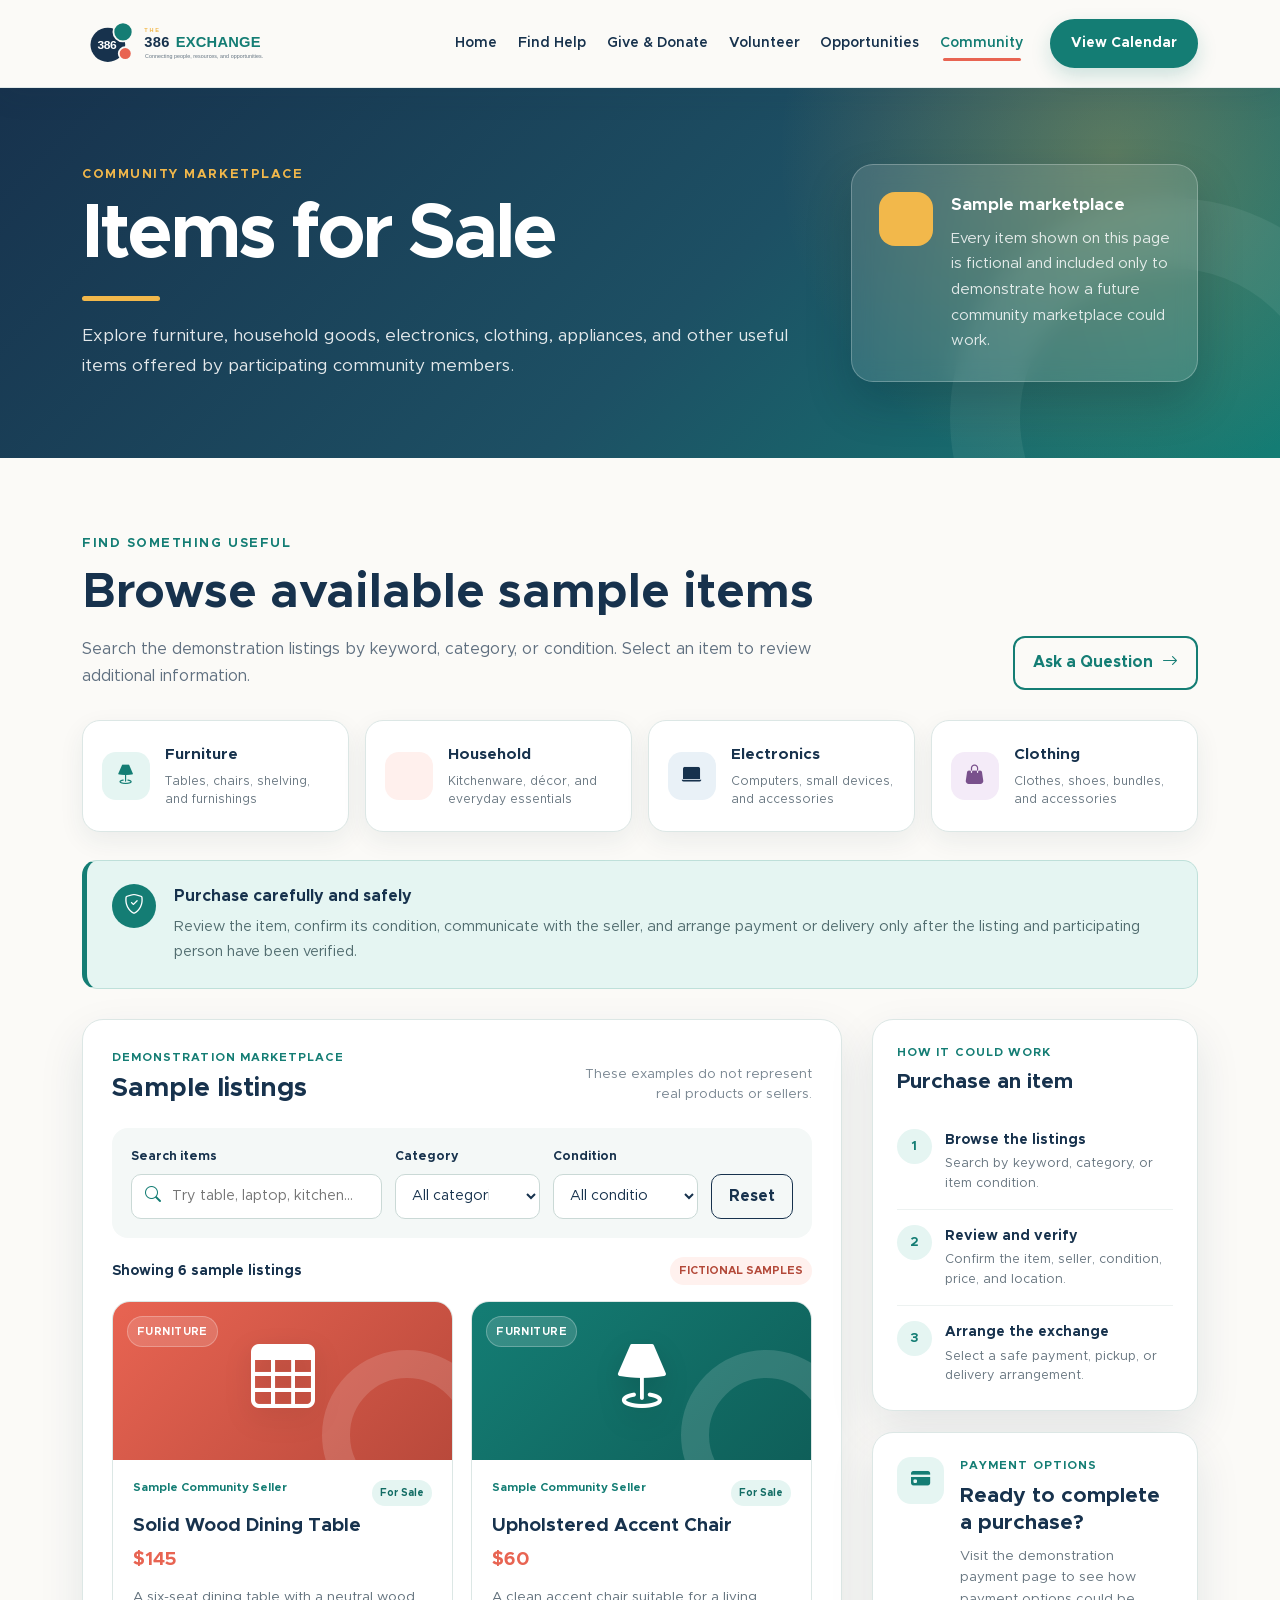
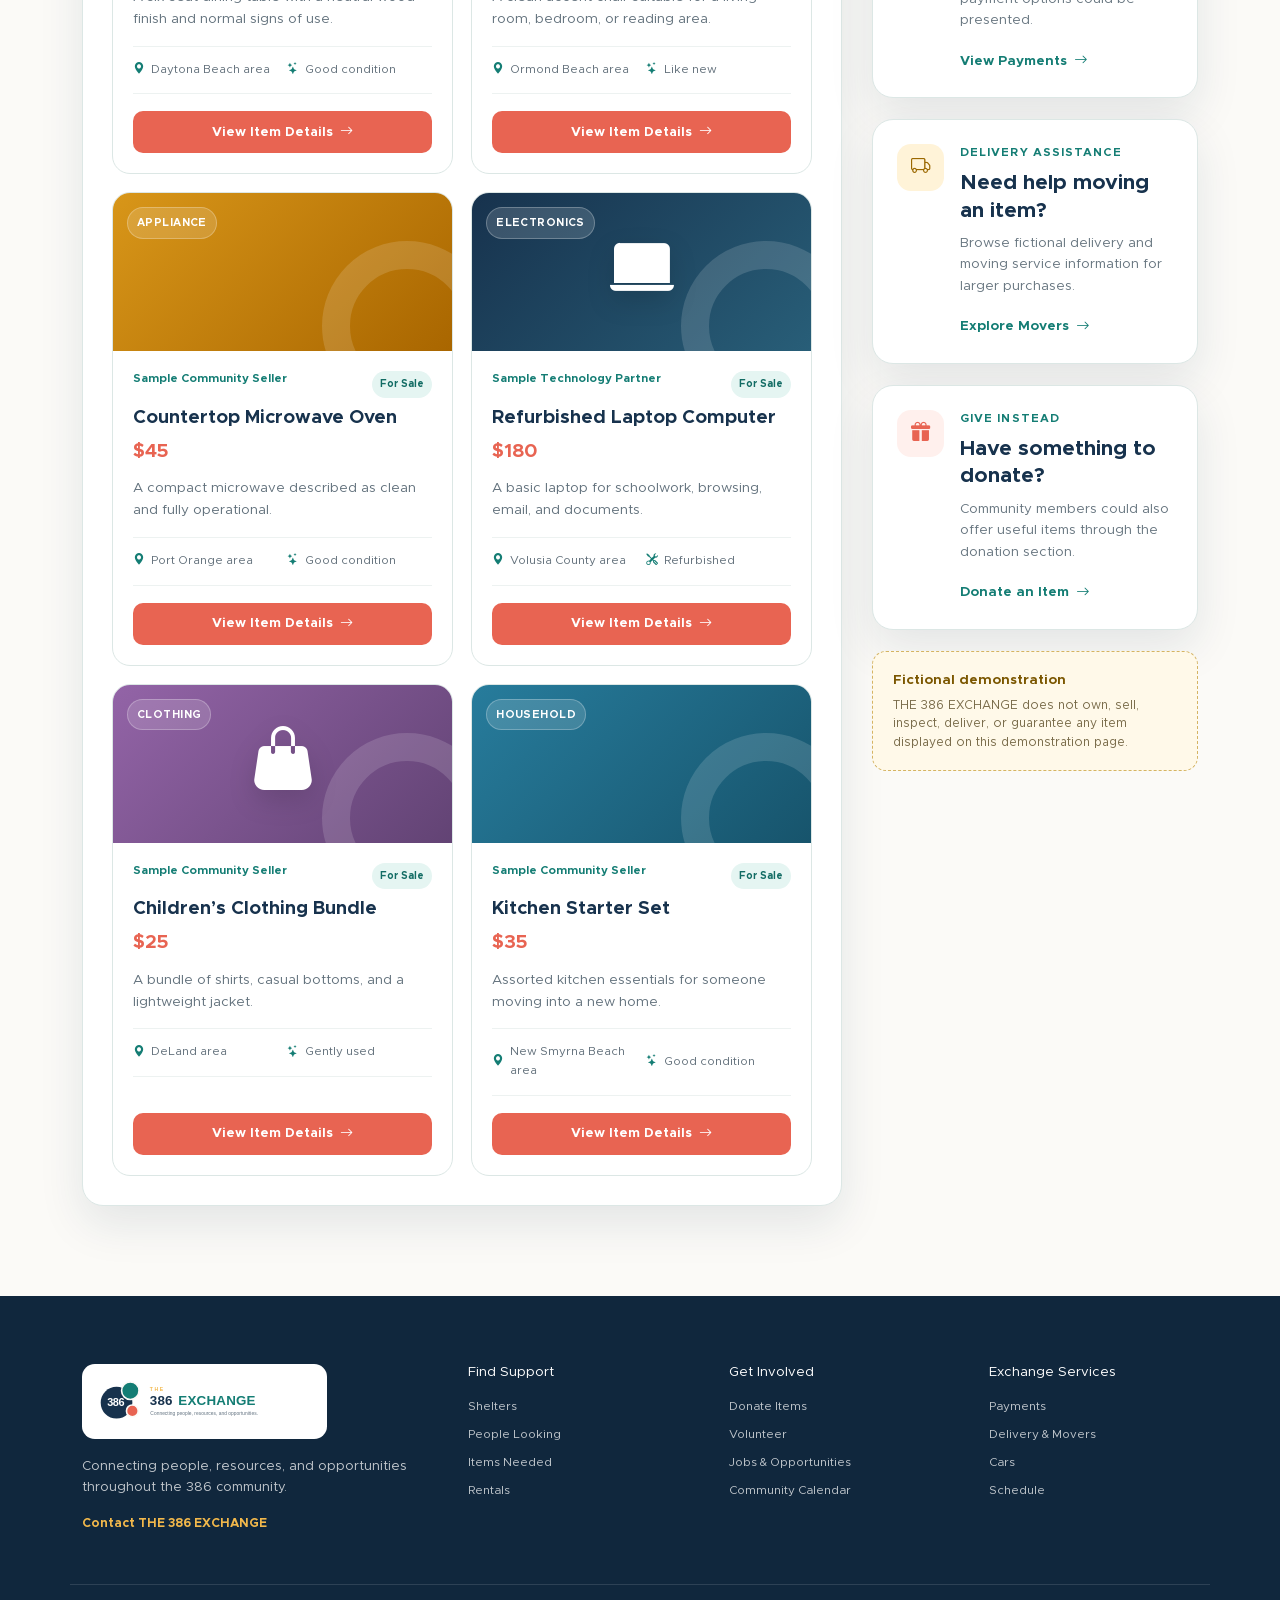
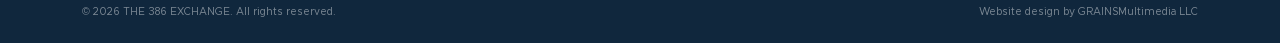
<file: items.html>
<!DOCTYPE html>
<html lang="en">
  <head>
    <meta charset="utf-8">
    <meta name="viewport" content="width=device-width, initial-scale=1">

    <meta
      name="description"
      content="Browse fictional sample items for sale through THE 386 EXCHANGE community website demonstration."
    >
    <meta name="author" content="GRAINSMultimedia LLC">
    <meta name="robots" content="noindex, nofollow">

    <title>Items for Sale | THE 386 EXCHANGE</title>

    <link rel="stylesheet" href="css/bootstrap.min.css">
    <link rel="stylesheet" href="css/bootstrap-icons.css">
    <link rel="stylesheet" href="css/the-386-exchange.css">
    <link rel="stylesheet" href="css/inner-pages.css">
  </head>

  <body class="inner-page items-sale-page">
    <header id="site-header" class="site-header inner-page-header">
      <nav class="navbar navbar-expand-lg site-navigation">
        <div class="container">
          <a
            class="navbar-brand"
            href="index.html"
            aria-label="THE 386 EXCHANGE home"
          >
            <img
              src="images/the-386-exchange-logo.svg"
              alt="THE 386 EXCHANGE"
              class="site-logo"
            >
          </a>

          <button
            class="navbar-toggler"
            type="button"
            data-bs-toggle="collapse"
            data-bs-target="#main-navigation"
            aria-controls="main-navigation"
            aria-expanded="false"
            aria-label="Open navigation menu"
          >
            <i class="bi bi-list" aria-hidden="true"></i>
          </button>

          <div class="collapse navbar-collapse" id="main-navigation">
            <ul class="navbar-nav ms-auto align-items-lg-center">
              <li class="nav-item">
                <a class="nav-link" href="index.html">Home</a>
              </li>

              <li class="nav-item">
                <a class="nav-link" href="shelters.html">
                  Find Help
                </a>
              </li>

              <li class="nav-item">
                <a class="nav-link" href="donate.html">
                  Give &amp; Donate
                </a>
              </li>

              <li class="nav-item">
                <a class="nav-link" href="volunteer.html">
                  Volunteer
                </a>
              </li>

              <li class="nav-item">
                <a class="nav-link" href="opportunities.html">
                  Opportunities
                </a>
              </li>

              <li class="nav-item">
                <a
                  class="nav-link active"
                  href="index.html#find-help"
                  aria-current="page"
                >
                  Community
                </a>
              </li>

              <li class="nav-item ms-lg-3">
                <a class="btn navigation-button" href="calendar.html">
                  View Calendar
                </a>
              </li>
            </ul>
          </div>
        </div>
      </nav>
    </header>

    <main id="main-content">
      <section class="inner-page-hero items-page-hero">
        <div class="container inner-page-hero-grid items-hero-grid">
          <div class="items-hero-copy">
            <p class="items-page-eyebrow">
              Community Marketplace
            </p>

            <h1>Items for Sale</h1>

            <p>
              Explore furniture, household goods, electronics, clothing,
              appliances, and other useful items offered by participating
              community members.
            </p>
          </div>

          <aside class="items-hero-note">
            <span
              class="items-hero-note-icon"
              aria-hidden="true"
            >
              <i class="bi bi-bag-heart-fill"></i>
            </span>

            <div>
              <strong>Sample marketplace</strong>

              <span>
                Every item shown on this page is fictional and included only
                to demonstrate how a future community marketplace could work.
              </span>
            </div>
          </aside>
        </div>
      </section>

      <section class="items-sale-section">
        <div class="container">
          <div class="items-sale-intro">
            <div>
              <p class="items-section-eyebrow">
                Find Something Useful
              </p>

              <h2>Browse available sample items</h2>

              <p>
                Search the demonstration listings by keyword, category, or
                condition. Select an item to review additional information.
              </p>
            </div>

            <a
              class="items-contact-link"
              href="contact.html"
            >
              Ask a Question

              <i
                class="bi bi-arrow-right"
                aria-hidden="true"
              ></i>
            </a>
          </div>

          <div
            class="item-category-shortcuts"
            aria-label="Filter listings by category"
          >
            <button
              class="item-category-shortcut"
              type="button"
              data-sale-category-shortcut="furniture"
            >
              <span aria-hidden="true">
                <i class="bi bi-lamp-fill"></i>
              </span>

              <span>
                <strong>Furniture</strong>
                <small>Tables, chairs, shelving, and furnishings</small>
              </span>
            </button>

            <button
              class="item-category-shortcut"
              type="button"
              data-sale-category-shortcut="household"
            >
              <span aria-hidden="true">
                <i class="bi bi-house-heart-fill"></i>
              </span>

              <span>
                <strong>Household</strong>
                <small>Kitchenware, décor, and everyday essentials</small>
              </span>
            </button>

            <button
              class="item-category-shortcut"
              type="button"
              data-sale-category-shortcut="electronics"
            >
              <span aria-hidden="true">
                <i class="bi bi-laptop-fill"></i>
              </span>

              <span>
                <strong>Electronics</strong>
                <small>Computers, small devices, and accessories</small>
              </span>
            </button>

            <button
              class="item-category-shortcut"
              type="button"
              data-sale-category-shortcut="clothing"
            >
              <span aria-hidden="true">
                <i class="bi bi-handbag-fill"></i>
              </span>

              <span>
                <strong>Clothing</strong>
                <small>Clothes, shoes, bundles, and accessories</small>
              </span>
            </button>
          </div>

          <div class="items-guidance-note">
            <span aria-hidden="true">
              <i class="bi bi-shield-check"></i>
            </span>

            <div>
              <strong>Purchase carefully and safely</strong>

              <p>
                Review the item, confirm its condition, communicate with the
                seller, and arrange payment or delivery only after the listing
                and participating person have been verified.
              </p>
            </div>
          </div>

          <div class="items-sale-layout">
            <section
              id="sale-items"
              class="items-listing-panel"
              aria-labelledby="sale-items-heading"
            >
              <div class="items-panel-heading">
                <div>
                  <p>Demonstration Marketplace</p>

                  <h2 id="sale-items-heading">
                    Sample listings
                  </h2>
                </div>

                <span>
                  These examples do not represent real products or sellers.
                </span>
              </div>

              <div
                class="sale-item-filter-panel"
                aria-label="Item listing filters"
              >
                <div class="sale-item-search-field">
                  <label for="sale-item-search">
                    Search items
                  </label>

                  <div class="sale-item-search-input">
                    <i
                      class="bi bi-search"
                      aria-hidden="true"
                    ></i>

                    <input
                      id="sale-item-search"
                      type="search"
                      placeholder="Try table, laptop, kitchen..."
                    >
                  </div>
                </div>

                <div class="sale-item-filter-field">
                  <label for="sale-item-category">
                    Category
                  </label>

                  <select id="sale-item-category">
                    <option value="all">
                      All categories
                    </option>

                    <option value="furniture">
                      Furniture
                    </option>

                    <option value="household">
                      Household
                    </option>

                    <option value="electronics">
                      Electronics
                    </option>

                    <option value="appliances">
                      Appliances
                    </option>

                    <option value="clothing">
                      Clothing
                    </option>
                  </select>
                </div>

                <div class="sale-item-filter-field">
                  <label for="sale-item-condition">
                    Condition
                  </label>

                  <select id="sale-item-condition">
                    <option value="all">
                      All conditions
                    </option>

                    <option value="like-new">
                      Like new
                    </option>

                    <option value="good">
                      Good
                    </option>

                    <option value="gently-used">
                      Gently used
                    </option>

                    <option value="refurbished">
                      Refurbished
                    </option>
                  </select>
                </div>

                <button
                  id="reset-sale-item-filters"
                  class="sale-item-reset-button"
                  type="button"
                >
                  Reset
                </button>
              </div>

              <div class="sale-item-results-bar">
                <p
                  id="sale-item-results-status"
                  aria-live="polite"
                >
                  Showing 6 sample listings
                </p>

                <span>Fictional Samples</span>
              </div>

              <div
                id="sale-item-list"
                class="sale-item-list"
              >
                <article
                  class="sale-item-card"
                  data-category="furniture"
                  data-condition="good"
                  data-search="wood dining table furniture dining room six seats"
                  data-label="Furniture"
                  data-title="Solid Wood Dining Table"
                  data-provider="Sample Community Seller"
                  data-price="$145"
                  data-location="Daytona Beach area"
                  data-description="A fictional solid wood dining table presented as a sample marketplace listing. The table is shown as having normal signs of use and seating space for up to six people."
                  data-details="Category: Furniture|Condition: Good|Approximate seating: Six people|Pickup required|Sample listing only"
                  data-features="Solid wood construction|Neutral finish|Suitable for a dining room or kitchen|Seller verification would be required"
                >
                  <div class="sale-item-visual sale-visual-coral">
                    <span class="sale-item-visual-label">
                      Furniture
                    </span>

                    <i
                      class="bi bi-table"
                      aria-hidden="true"
                    ></i>
                  </div>

                  <div class="sale-item-body">
                    <div class="sale-item-topline">
                      <p>Sample Community Seller</p>

                      <span class="sale-item-badge">
                        For Sale
                      </span>
                    </div>

                    <h3>Solid Wood Dining Table</h3>

                    <strong class="sale-item-price">
                      $145
                    </strong>

                    <p class="sale-item-description">
                      A six-seat dining table with a neutral wood finish and
                      normal signs of use.
                    </p>

                    <div class="sale-item-meta">
                      <span>
                        <i
                          class="bi bi-geo-alt-fill"
                          aria-hidden="true"
                        ></i>

                        Daytona Beach area
                      </span>

                      <span>
                        <i
                          class="bi bi-stars"
                          aria-hidden="true"
                        ></i>

                        Good condition
                      </span>
                    </div>

                    <button
                      class="sale-item-details-button"
                      type="button"
                      data-bs-toggle="modal"
                      data-bs-target="#sale-item-details-modal"
                    >
                      View Item Details

                      <i
                        class="bi bi-arrow-right"
                        aria-hidden="true"
                      ></i>
                    </button>
                  </div>
                </article>

                <article
                  class="sale-item-card"
                  data-category="furniture"
                  data-condition="like-new"
                  data-search="accent chair furniture living room reading chair blue"
                  data-label="Furniture"
                  data-title="Upholstered Accent Chair"
                  data-provider="Sample Community Seller"
                  data-price="$60"
                  data-location="Ormond Beach area"
                  data-description="A fictional upholstered accent chair presented as a sample listing. It is described as clean, comfortable, and suitable for a living room, bedroom, or reading area."
                  data-details="Category: Furniture|Condition: Like new|Color: Deep blue|Pickup required|Sample listing only"
                  data-features="Comfortable padded seat|Wooden legs|Compact design|Seller verification would be required"
                >
                  <div class="sale-item-visual sale-visual-teal">
                    <span class="sale-item-visual-label">
                      Furniture
                    </span>

                    <i
                      class="bi bi-lamp-fill"
                      aria-hidden="true"
                    ></i>
                  </div>

                  <div class="sale-item-body">
                    <div class="sale-item-topline">
                      <p>Sample Community Seller</p>

                      <span class="sale-item-badge">
                        For Sale
                      </span>
                    </div>

                    <h3>Upholstered Accent Chair</h3>

                    <strong class="sale-item-price">
                      $60
                    </strong>

                    <p class="sale-item-description">
                      A clean accent chair suitable for a living room, bedroom,
                      or reading area.
                    </p>

                    <div class="sale-item-meta">
                      <span>
                        <i
                          class="bi bi-geo-alt-fill"
                          aria-hidden="true"
                        ></i>

                        Ormond Beach area
                      </span>

                      <span>
                        <i
                          class="bi bi-stars"
                          aria-hidden="true"
                        ></i>

                        Like new
                      </span>
                    </div>

                    <button
                      class="sale-item-details-button"
                      type="button"
                      data-bs-toggle="modal"
                      data-bs-target="#sale-item-details-modal"
                    >
                      View Item Details

                      <i
                        class="bi bi-arrow-right"
                        aria-hidden="true"
                      ></i>
                    </button>
                  </div>
                </article>

                <article
                  class="sale-item-card"
                  data-category="appliances"
                  data-condition="good"
                  data-search="microwave oven appliance kitchen countertop"
                  data-label="Appliance"
                  data-title="Countertop Microwave Oven"
                  data-provider="Sample Community Seller"
                  data-price="$45"
                  data-location="Port Orange area"
                  data-description="A fictional countertop microwave presented as a demonstration listing. It is described as clean, operational, and appropriate for a small kitchen, apartment, or office break room."
                  data-details="Category: Appliances|Condition: Good|Countertop model|Pickup required|Sample listing only"
                  data-features="Multiple cooking settings|Digital controls|Compact size|Operation would need to be verified"
                >
                  <div class="sale-item-visual sale-visual-gold">
                    <span class="sale-item-visual-label">
                      Appliance
                    </span>

                    <i
                      class="bi bi-box2-heart-fill"
                      aria-hidden="true"
                    ></i>
                  </div>

                  <div class="sale-item-body">
                    <div class="sale-item-topline">
                      <p>Sample Community Seller</p>

                      <span class="sale-item-badge">
                        For Sale
                      </span>
                    </div>

                    <h3>Countertop Microwave Oven</h3>

                    <strong class="sale-item-price">
                      $45
                    </strong>

                    <p class="sale-item-description">
                      A compact microwave described as clean and fully
                      operational.
                    </p>

                    <div class="sale-item-meta">
                      <span>
                        <i
                          class="bi bi-geo-alt-fill"
                          aria-hidden="true"
                        ></i>

                        Port Orange area
                      </span>

                      <span>
                        <i
                          class="bi bi-stars"
                          aria-hidden="true"
                        ></i>

                        Good condition
                      </span>
                    </div>

                    <button
                      class="sale-item-details-button"
                      type="button"
                      data-bs-toggle="modal"
                      data-bs-target="#sale-item-details-modal"
                    >
                      View Item Details

                      <i
                        class="bi bi-arrow-right"
                        aria-hidden="true"
                      ></i>
                    </button>
                  </div>
                </article>

                <article
                  class="sale-item-card"
                  data-category="electronics"
                  data-condition="refurbished"
                  data-search="laptop computer electronics refurbished school work"
                  data-label="Electronics"
                  data-title="Refurbished Laptop Computer"
                  data-provider="Sample Technology Partner"
                  data-price="$180"
                  data-location="Volusia County area"
                  data-description="A fictional refurbished laptop presented to demonstrate how a technology listing could appear. The computer is described as suitable for basic schoolwork, web browsing, email, and document creation."
                  data-details="Category: Electronics|Condition: Refurbished|Screen size: 14 inches|Charger included|Sample listing only"
                  data-features="Wi-Fi connectivity|Webcam|Basic office applications|Testing and specifications would require verification"
                >
                  <div class="sale-item-visual sale-visual-navy">
                    <span class="sale-item-visual-label">
                      Electronics
                    </span>

                    <i
                      class="bi bi-laptop-fill"
                      aria-hidden="true"
                    ></i>
                  </div>

                  <div class="sale-item-body">
                    <div class="sale-item-topline">
                      <p>Sample Technology Partner</p>

                      <span class="sale-item-badge">
                        For Sale
                      </span>
                    </div>

                    <h3>Refurbished Laptop Computer</h3>

                    <strong class="sale-item-price">
                      $180
                    </strong>

                    <p class="sale-item-description">
                      A basic laptop for schoolwork, browsing, email, and
                      documents.
                    </p>

                    <div class="sale-item-meta">
                      <span>
                        <i
                          class="bi bi-geo-alt-fill"
                          aria-hidden="true"
                        ></i>

                        Volusia County area
                      </span>

                      <span>
                        <i
                          class="bi bi-tools"
                          aria-hidden="true"
                        ></i>

                        Refurbished
                      </span>
                    </div>

                    <button
                      class="sale-item-details-button"
                      type="button"
                      data-bs-toggle="modal"
                      data-bs-target="#sale-item-details-modal"
                    >
                      View Item Details

                      <i
                        class="bi bi-arrow-right"
                        aria-hidden="true"
                      ></i>
                    </button>
                  </div>
                </article>

                <article
                  class="sale-item-card"
                  data-category="clothing"
                  data-condition="gently-used"
                  data-search="children clothes clothing bundle shirts jeans jackets"
                  data-label="Clothing"
                  data-title="Children’s Clothing Bundle"
                  data-provider="Sample Community Seller"
                  data-price="$25"
                  data-location="DeLand area"
                  data-description="A fictional bundle of gently used children’s clothing presented as a sample listing. The example bundle includes several everyday pieces in coordinating sizes."
                  data-details="Category: Clothing|Condition: Gently used|Assorted everyday clothing|Local pickup|Sample listing only"
                  data-features="Shirts and tops|Jeans and casual bottoms|Lightweight jacket|Exact sizes would require confirmation"
                >
                  <div class="sale-item-visual sale-visual-purple">
                    <span class="sale-item-visual-label">
                      Clothing
                    </span>

                    <i
                      class="bi bi-handbag-fill"
                      aria-hidden="true"
                    ></i>
                  </div>

                  <div class="sale-item-body">
                    <div class="sale-item-topline">
                      <p>Sample Community Seller</p>

                      <span class="sale-item-badge">
                        For Sale
                      </span>
                    </div>

                    <h3>Children’s Clothing Bundle</h3>

                    <strong class="sale-item-price">
                      $25
                    </strong>

                    <p class="sale-item-description">
                      A bundle of shirts, casual bottoms, and a lightweight
                      jacket.
                    </p>

                    <div class="sale-item-meta">
                      <span>
                        <i
                          class="bi bi-geo-alt-fill"
                          aria-hidden="true"
                        ></i>

                        DeLand area
                      </span>

                      <span>
                        <i
                          class="bi bi-stars"
                          aria-hidden="true"
                        ></i>

                        Gently used
                      </span>
                    </div>

                    <button
                      class="sale-item-details-button"
                      type="button"
                      data-bs-toggle="modal"
                      data-bs-target="#sale-item-details-modal"
                    >
                      View Item Details

                      <i
                        class="bi bi-arrow-right"
                        aria-hidden="true"
                      ></i>
                    </button>
                  </div>
                </article>

                <article
                  class="sale-item-card"
                  data-category="household"
                  data-condition="good"
                  data-search="kitchen starter set household pots pans dishes utensils"
                  data-label="Household"
                  data-title="Kitchen Starter Set"
                  data-provider="Sample Community Seller"
                  data-price="$35"
                  data-location="New Smyrna Beach area"
                  data-description="A fictional kitchen starter set created as a sample marketplace listing. It is intended to demonstrate a useful household bundle for someone moving into a new home."
                  data-details="Category: Household|Condition: Good|Assorted kitchen essentials|Local pickup|Sample listing only"
                  data-features="Pots and pans|Plates and bowls|Basic cooking utensils|Contents would require confirmation"
                >
                  <div class="sale-item-visual sale-visual-blue">
                    <span class="sale-item-visual-label">
                      Household
                    </span>

                    <i
                      class="bi bi-house-heart-fill"
                      aria-hidden="true"
                    ></i>
                  </div>

                  <div class="sale-item-body">
                    <div class="sale-item-topline">
                      <p>Sample Community Seller</p>

                      <span class="sale-item-badge">
                        For Sale
                      </span>
                    </div>

                    <h3>Kitchen Starter Set</h3>

                    <strong class="sale-item-price">
                      $35
                    </strong>

                    <p class="sale-item-description">
                      Assorted kitchen essentials for someone moving into a new
                      home.
                    </p>

                    <div class="sale-item-meta">
                      <span>
                        <i
                          class="bi bi-geo-alt-fill"
                          aria-hidden="true"
                        ></i>

                        New Smyrna Beach area
                      </span>

                      <span>
                        <i
                          class="bi bi-stars"
                          aria-hidden="true"
                        ></i>

                        Good condition
                      </span>
                    </div>

                    <button
                      class="sale-item-details-button"
                      type="button"
                      data-bs-toggle="modal"
                      data-bs-target="#sale-item-details-modal"
                    >
                      View Item Details

                      <i
                        class="bi bi-arrow-right"
                        aria-hidden="true"
                      ></i>
                    </button>
                  </div>
                </article>
              </div>

              <div
                id="sale-item-empty-state"
                class="sale-item-empty-state"
                hidden
              >
                <span aria-hidden="true">
                  <i class="bi bi-search"></i>
                </span>

                <h3>No sample items match your search.</h3>

                <p>
                  Try another search term or reset the filters.
                </p>

                <button
                  id="empty-reset-sale-item-filters"
                  type="button"
                >
                  Reset Filters
                </button>
              </div>
            </section>

            <aside
              class="items-sale-sidebar"
              aria-label="Marketplace information and services"
            >
              <section class="items-process-card">
                <p class="items-sidebar-label">
                  How it could work
                </p>

                <h2>Purchase an item</h2>

                <div class="items-process-step">
                  <span>1</span>

                  <div>
                    <strong>Browse the listings</strong>

                    <p>
                      Search by keyword, category, or item condition.
                    </p>
                  </div>
                </div>

                <div class="items-process-step">
                  <span>2</span>

                  <div>
                    <strong>Review and verify</strong>

                    <p>
                      Confirm the item, seller, condition, price, and location.
                    </p>
                  </div>
                </div>

                <div class="items-process-step">
                  <span>3</span>

                  <div>
                    <strong>Arrange the exchange</strong>

                    <p>
                      Select a safe payment, pickup, or delivery arrangement.
                    </p>
                  </div>
                </div>
              </section>

              <section class="items-payment-card">
                <span aria-hidden="true">
                  <i class="bi bi-credit-card-fill"></i>
                </span>

                <div>
                  <p class="items-sidebar-label">
                    Payment Options
                  </p>

                  <h2>Ready to complete a purchase?</h2>

                  <p>
                    Visit the demonstration payment page to see how payment
                    options could be presented.
                  </p>

                  <a href="payments.html">
                    View Payments

                    <i
                      class="bi bi-arrow-right"
                      aria-hidden="true"
                    ></i>
                  </a>
                </div>
              </section>

              <section class="items-delivery-card">
                <span aria-hidden="true">
                  <i class="bi bi-truck"></i>
                </span>

                <div>
                  <p class="items-sidebar-label">
                    Delivery Assistance
                  </p>

                  <h2>Need help moving an item?</h2>

                  <p>
                    Browse fictional delivery and moving service information
                    for larger purchases.
                  </p>

                  <a href="movers.html">
                    Explore Movers

                    <i
                      class="bi bi-arrow-right"
                      aria-hidden="true"
                    ></i>
                  </a>
                </div>
              </section>

              <section class="items-donate-card">
                <span aria-hidden="true">
                  <i class="bi bi-gift-fill"></i>
                </span>

                <div>
                  <p class="items-sidebar-label">
                    Give Instead
                  </p>

                  <h2>Have something to donate?</h2>

                  <p>
                    Community members could also offer useful items through
                    the donation section.
                  </p>

                  <a href="donate.html">
                    Donate an Item

                    <i
                      class="bi bi-arrow-right"
                      aria-hidden="true"
                    ></i>
                  </a>
                </div>
              </section>

              <div class="items-demo-note" role="note">
                <strong>Fictional demonstration</strong>

                <p>
                  THE 386 EXCHANGE does not own, sell, inspect, deliver, or
                  guarantee any item displayed on this demonstration page.
                </p>
              </div>
            </aside>
          </div>
        </div>
      </section>
    </main>

    <div
      class="modal fade sale-item-detail-modal"
      id="sale-item-details-modal"
      tabindex="-1"
      aria-labelledby="sale-item-modal-title"
      aria-hidden="true"
    >
      <div class="modal-dialog modal-dialog-centered modal-lg">
        <div class="modal-content">
          <div class="modal-header">
            <div>
              <span
                id="sale-item-modal-category"
                class="sale-item-modal-badge"
              >
                Sample Item
              </span>

              <h2
                id="sale-item-modal-title"
                class="modal-title"
              >
                Item Details
              </h2>
            </div>

            <button
              type="button"
              class="btn-close"
              data-bs-dismiss="modal"
              aria-label="Close item details"
            ></button>
          </div>

          <div class="modal-body">
            <p
              id="sale-item-modal-provider"
              class="sale-item-modal-provider"
            ></p>

            <div class="sale-item-modal-summary">
              <div>
                <span>Sample price</span>
                <strong id="sale-item-modal-price"></strong>
              </div>

              <div>
                <span>Sample location</span>
                <strong id="sale-item-modal-location"></strong>
              </div>
            </div>

            <p
              id="sale-item-modal-description"
              class="sale-item-modal-description"
            ></p>

            <div class="sale-item-modal-columns">
              <section>
                <h3>Item details</h3>
                <ul id="sale-item-modal-details"></ul>
              </section>

              <section>
                <h3>Included information</h3>
                <ul id="sale-item-modal-features"></ul>
              </section>
            </div>

            <div class="sale-item-modal-disclaimer">
              <i
                class="bi bi-info-circle"
                aria-hidden="true"
              ></i>

              <p>
                This is a fictional listing created only to demonstrate how
                the completed website could present items for sale.
              </p>
            </div>
          </div>

          <div class="modal-footer">
            <button
              type="button"
              class="sale-item-modal-close-button"
              data-bs-dismiss="modal"
            >
              Close
            </button>

            <a
              id="sale-item-modal-movers-link"
              class="sale-item-modal-secondary-button"
              href="movers.html"
            >
              Delivery Options
            </a>

            <a
              id="sale-item-modal-contact-link"
              class="sale-item-modal-contact-button"
              href="contact.html"
            >
              Ask About This Item
            </a>
          </div>
        </div>
      </div>
    </div>

    <footer id="site-footer" class="site-footer">
      <div class="container footer-grid">
        <div class="footer-brand">
          <img
            src="images/the-386-exchange-logo.svg"
            alt="THE 386 EXCHANGE"
          >

          <p>
            Connecting people, resources, and opportunities throughout the
            386 community.
          </p>

          <a href="contact.html">
            Contact THE 386 EXCHANGE
          </a>
        </div>

        <div>
          <h2>Find Support</h2>

          <a href="shelters.html">
            Shelters
          </a>

          <a href="people-looking.html">
            People Looking
          </a>

          <a href="items-needed.html">
            Items Needed
          </a>

          <a href="rentals.html">
            Rentals
          </a>
        </div>

        <div>
          <h2>Get Involved</h2>

          <a href="donate.html">
            Donate Items
          </a>

          <a href="volunteer.html">
            Volunteer
          </a>

          <a href="opportunities.html">
            Jobs &amp; Opportunities
          </a>

          <a href="calendar.html">
            Community Calendar
          </a>
        </div>

        <div>
          <h2>Exchange Services</h2>

          <a href="payments.html">
            Payments
          </a>

          <a href="movers.html">
            Delivery &amp; Movers
          </a>

          <a href="cars.html">
            Cars
          </a>

          <a href="schedule.html">
            Schedule
          </a>
        </div>
      </div>

      <div class="container footer-bottom">
        <span>
          &copy; 2026 THE 386 EXCHANGE. All rights reserved.
        </span>

        <span>
          Website design by GRAINSMultimedia LLC
        </span>
      </div>
    </footer>

    <script src="js/bootstrap.min.js"></script>
    <script src="js/the-386-exchange.js"></script>
  </body>
</html>
</file>
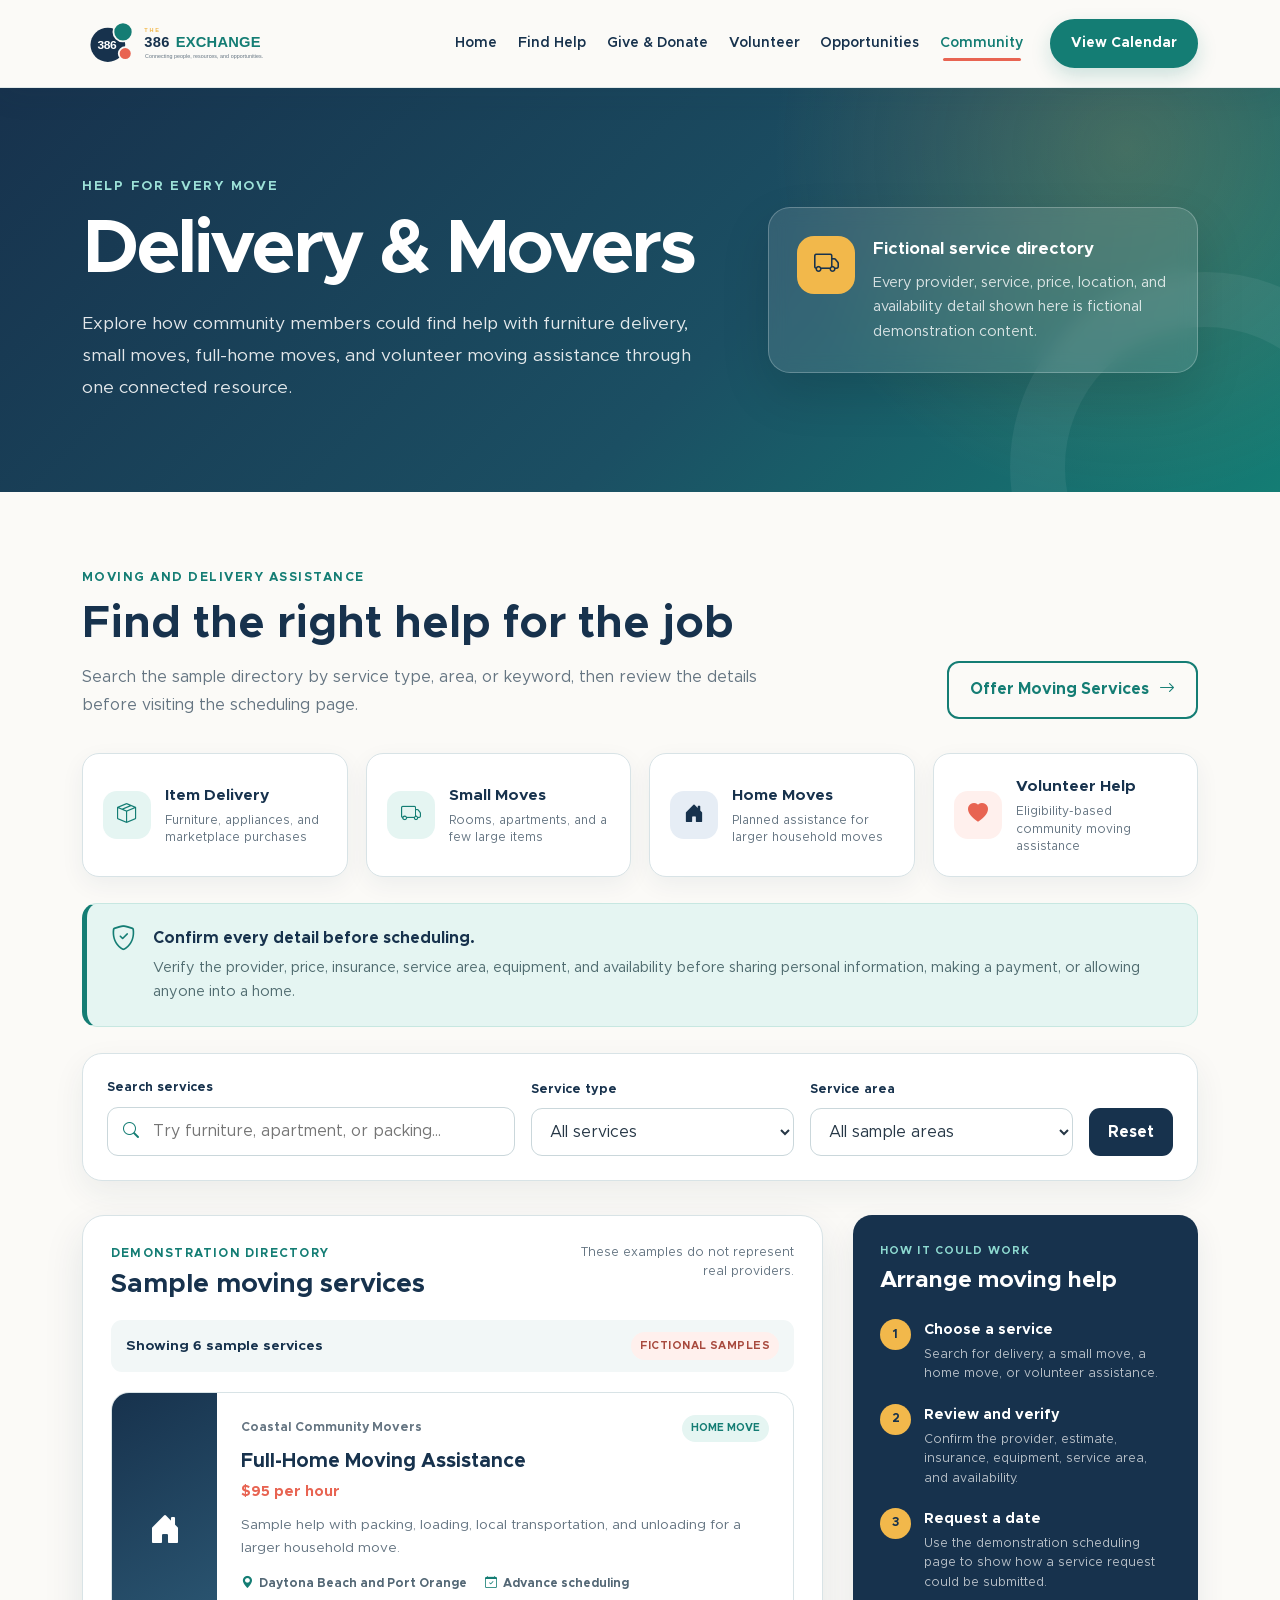
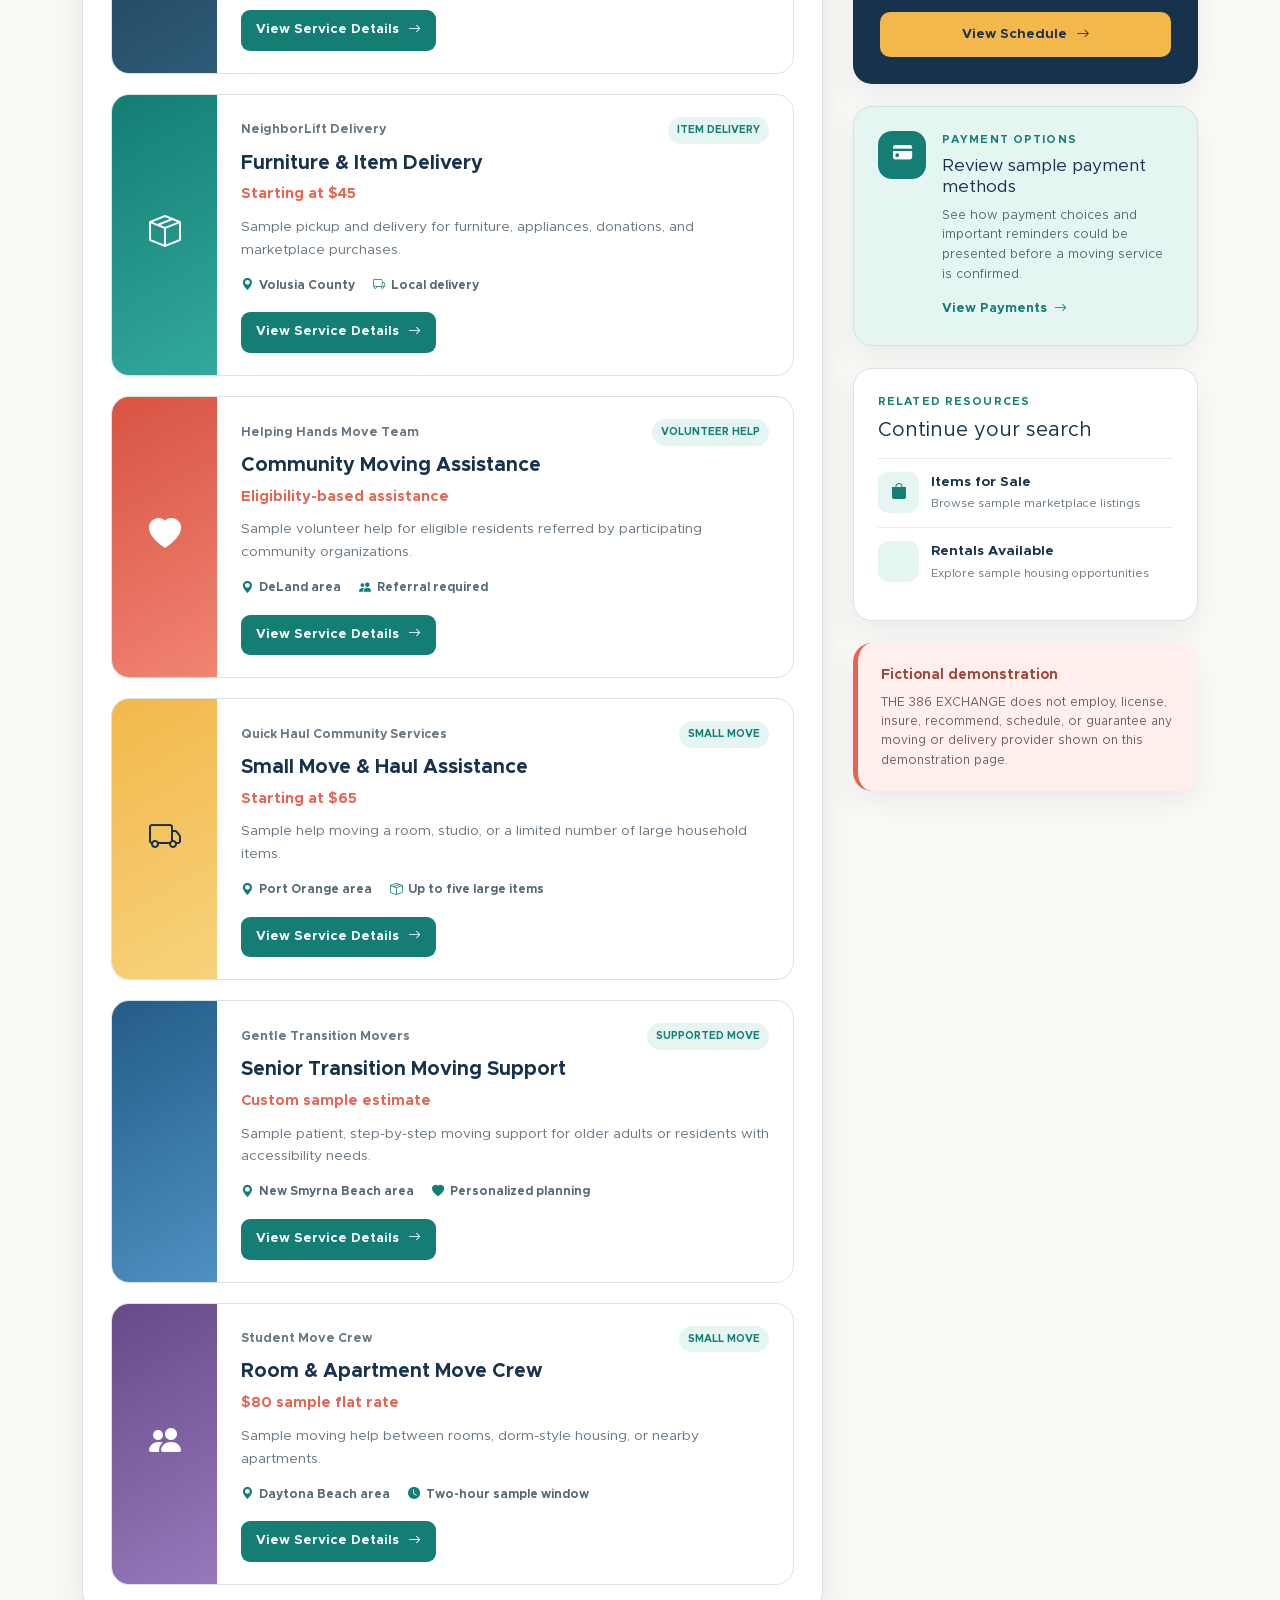
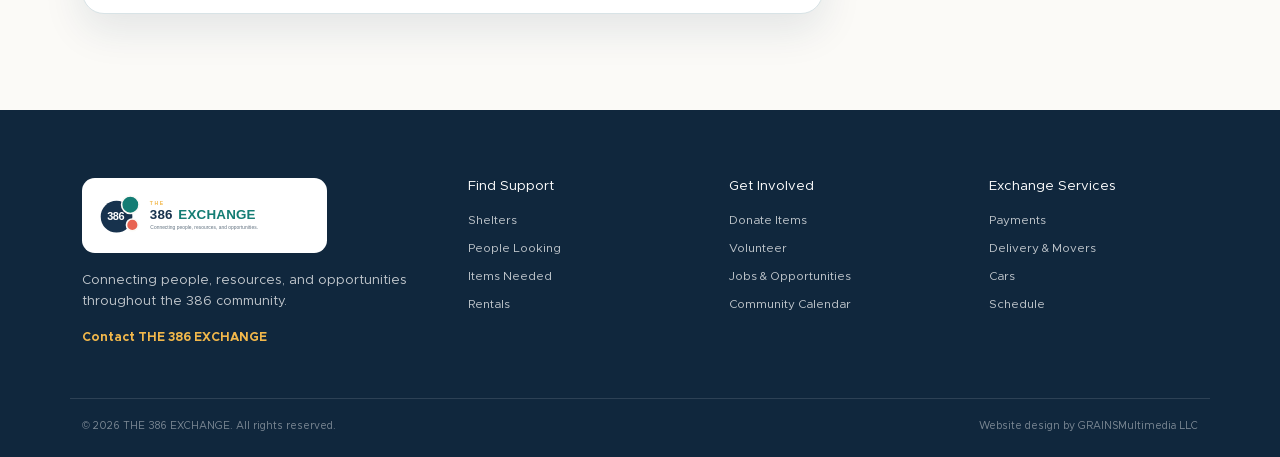
<file: movers.html>
<!DOCTYPE html>
<html lang="en">
  <head>
    <meta charset="utf-8">
    <meta name="viewport" content="width=device-width, initial-scale=1">

    <meta
      name="description"
      content="Explore fictional delivery and moving services through THE 386 EXCHANGE website demonstration."
    >
    <meta name="author" content="GRAINSMultimedia LLC">
    <meta name="robots" content="noindex, nofollow">

    <title>Delivery &amp; Movers | THE 386 EXCHANGE</title>

    <link rel="stylesheet" href="css/bootstrap.min.css">
    <link rel="stylesheet" href="css/bootstrap-icons.css">
    <link rel="stylesheet" href="css/the-386-exchange.css">
    <link rel="stylesheet" href="css/inner-pages.css">
  </head>

  <body class="inner-page movers-page">
    <header id="site-header" class="site-header inner-page-header">
      <nav class="navbar navbar-expand-lg site-navigation">
        <div class="container">
          <a
            class="navbar-brand"
            href="index.html"
            aria-label="THE 386 EXCHANGE home"
          >
            <img
              src="images/the-386-exchange-logo.svg"
              alt="THE 386 EXCHANGE"
              class="site-logo"
            >
          </a>

          <button
            class="navbar-toggler"
            type="button"
            data-bs-toggle="collapse"
            data-bs-target="#main-navigation"
            aria-controls="main-navigation"
            aria-expanded="false"
            aria-label="Open navigation menu"
          >
            <i class="bi bi-list" aria-hidden="true"></i>
          </button>

          <div class="collapse navbar-collapse" id="main-navigation">
            <ul class="navbar-nav ms-auto align-items-lg-center">
              <li class="nav-item">
                <a class="nav-link" href="index.html">Home</a>
              </li>

              <li class="nav-item">
                <a class="nav-link" href="shelters.html">
                  Find Help
                </a>
              </li>

              <li class="nav-item">
                <a class="nav-link" href="donate.html">
                  Give &amp; Donate
                </a>
              </li>

              <li class="nav-item">
                <a class="nav-link" href="volunteer.html">
                  Volunteer
                </a>
              </li>

              <li class="nav-item">
                <a class="nav-link" href="opportunities.html">
                  Opportunities
                </a>
              </li>

              <li class="nav-item">
                <a
                  class="nav-link active"
                  href="index.html#find-help"
                  aria-current="page"
                >
                  Community
                </a>
              </li>

              <li class="nav-item ms-lg-3">
                <a class="btn navigation-button" href="calendar.html">
                  View Calendar
                </a>
              </li>
            </ul>
          </div>
        </div>
      </nav>
    </header>

    <main id="main-content">
      <section class="inner-page-hero movers-page-hero">
        <div class="container">
          <div class="inner-page-hero-grid">
            <div>
              <p class="inner-page-eyebrow">
                Help for every move
              </p>

              <h1>Delivery &amp; Movers</h1>

              <p>
                Explore how community members could find help with furniture
                delivery, small moves, full-home moves, and volunteer moving
                assistance through one connected resource.
              </p>
            </div>

            <div class="movers-hero-note" role="note">
              <span class="movers-hero-note-icon" aria-hidden="true">
                <i class="bi bi-truck"></i>
              </span>

              <div>
                <strong>Fictional service directory</strong>

                <span>
                  Every provider, service, price, location, and availability
                  detail shown here is fictional demonstration content.
                </span>
              </div>
            </div>
          </div>
        </div>
      </section>

      <section
        class="movers-section"
        aria-labelledby="movers-section-heading"
      >
        <div class="container">
          <div class="movers-intro">
            <div>
              <p class="section-eyebrow">
                Moving and delivery assistance
              </p>

              <h2 id="movers-section-heading">
                Find the right help for the job
              </h2>

              <p>
                Search the sample directory by service type, area, or keyword,
                then review the details before visiting the scheduling page.
              </p>
            </div>

            <a class="movers-contact-link" href="contact.html">
              Offer Moving Services
              <i class="bi bi-arrow-right" aria-hidden="true"></i>
            </a>
          </div>

          <div
            class="mover-service-shortcuts"
            aria-label="Moving service shortcuts"
          >
            <button
              class="mover-service-shortcut"
              type="button"
              data-mover-service-shortcut="delivery"
            >
              <span aria-hidden="true">
                <i class="bi bi-box-seam"></i>
              </span>

              <span>
                <strong>Item Delivery</strong>
                <small>Furniture, appliances, and marketplace purchases</small>
              </span>
            </button>

            <button
              class="mover-service-shortcut"
              type="button"
              data-mover-service-shortcut="small-move"
            >
              <span aria-hidden="true">
                <i class="bi bi-truck"></i>
              </span>

              <span>
                <strong>Small Moves</strong>
                <small>Rooms, apartments, and a few large items</small>
              </span>
            </button>

            <button
              class="mover-service-shortcut"
              type="button"
              data-mover-service-shortcut="home-move"
            >
              <span aria-hidden="true">
                <i class="bi bi-house-door-fill"></i>
              </span>

              <span>
                <strong>Home Moves</strong>
                <small>Planned assistance for larger household moves</small>
              </span>
            </button>

            <button
              class="mover-service-shortcut"
              type="button"
              data-mover-service-shortcut="volunteer"
            >
              <span aria-hidden="true">
                <i class="bi bi-heart-fill"></i>
              </span>

              <span>
                <strong>Volunteer Help</strong>
                <small>Eligibility-based community moving assistance</small>
              </span>
            </button>
          </div>

          <div class="movers-safety-note" role="note">
            <span aria-hidden="true">
              <i class="bi bi-shield-check"></i>
            </span>

            <div>
              <strong>Confirm every detail before scheduling.</strong>

              <p>
                Verify the provider, price, insurance, service area, equipment,
                and availability before sharing personal information, making a
                payment, or allowing anyone into a home.
              </p>
            </div>
          </div>

          <div
            class="mover-search-panel"
            aria-label="Mover directory filters"
          >
            <div class="mover-search-field">
              <label for="mover-search">
                Search services
              </label>

              <div class="mover-search-input">
                <i class="bi bi-search" aria-hidden="true"></i>

                <input
                  id="mover-search"
                  type="search"
                  placeholder="Try furniture, apartment, or packing..."
                  autocomplete="off"
                >
              </div>
            </div>

            <div class="mover-filter-field">
              <label for="mover-service-type">
                Service type
              </label>

              <select id="mover-service-type">
                <option value="all">
                  All services
                </option>

                <option value="delivery">
                  Item delivery
                </option>

                <option value="small-move">
                  Small moves
                </option>

                <option value="home-move">
                  Home moves
                </option>

                <option value="volunteer">
                  Volunteer assistance
                </option>
              </select>
            </div>

            <div class="mover-filter-field">
              <label for="mover-service-area">
                Service area
              </label>

              <select id="mover-service-area">
                <option value="all">
                  All sample areas
                </option>

                <option value="daytona">
                  Daytona Beach
                </option>

                <option value="port-orange">
                  Port Orange
                </option>

                <option value="deland">
                  DeLand
                </option>

                <option value="new-smyrna">
                  New Smyrna Beach
                </option>

                <option value="volusia">
                  Volusia County
                </option>
              </select>
            </div>

            <button
              id="reset-mover-filters"
              class="mover-reset-button"
              type="button"
            >
              Reset
            </button>
          </div>

          <div class="movers-layout">
            <section
              class="mover-listing-panel"
              aria-labelledby="mover-listing-heading"
            >
              <div class="mover-panel-heading">
                <div>
                  <p>Demonstration Directory</p>

                  <h2 id="mover-listing-heading">
                    Sample moving services
                  </h2>
                </div>

                <span>
                  These examples do not represent real providers.
                </span>
              </div>

              <div class="mover-results-bar">
                <p
                  id="mover-results-status"
                  aria-live="polite"
                >
                  Showing 6 sample services
                </p>

                <span>Fictional Samples</span>
              </div>

              <div id="mover-list" class="mover-list">
                <article
                  class="mover-card"
                  data-service="home-move"
                  data-area="daytona"
                  data-search="full home household move packing loading unloading daytona beach port orange"
                  data-label="Home Move"
                  data-title="Full-Home Moving Assistance"
                  data-provider="Coastal Community Movers"
                  data-price="$95 per hour sample rate"
                  data-location="Daytona Beach and Port Orange"
                  data-description="A fictional full-service moving option for households that need help with packing, loading, transportation, and unloading."
                  data-details="Service type: Full-home move|Sample team: Three movers|Sample minimum: Three hours|Local moves only|Advance scheduling required"
                  data-features="Packing assistance available|Moving blankets and dollies|Loading and unloading|Provider and insurance verification required"
                >
                  <div class="mover-card-icon mover-card-icon-navy">
                    <i
                      class="bi bi-house-door-fill"
                      aria-hidden="true"
                    ></i>
                  </div>

                  <div class="mover-card-body">
                    <div class="mover-card-topline">
                      <p>Coastal Community Movers</p>
                      <span>Home Move</span>
                    </div>

                    <h3>Full-Home Moving Assistance</h3>

                    <strong class="mover-card-price">
                      $95 per hour
                    </strong>

                    <p class="mover-card-description">
                      Sample help with packing, loading, local transportation,
                      and unloading for a larger household move.
                    </p>

                    <div class="mover-card-meta">
                      <span>
                        <i
                          class="bi bi-geo-alt-fill"
                          aria-hidden="true"
                        ></i>

                        Daytona Beach and Port Orange
                      </span>

                      <span>
                        <i
                          class="bi bi-calendar-check"
                          aria-hidden="true"
                        ></i>

                        Advance scheduling
                      </span>
                    </div>

                    <button
                      class="mover-details-button"
                      type="button"
                      data-bs-toggle="modal"
                      data-bs-target="#mover-details-modal"
                    >
                      View Service Details

                      <i
                        class="bi bi-arrow-right"
                        aria-hidden="true"
                      ></i>
                    </button>
                  </div>
                </article>

                <article
                  class="mover-card"
                  data-service="delivery"
                  data-area="volusia"
                  data-search="furniture item delivery appliance marketplace purchase pickup volusia county"
                  data-label="Item Delivery"
                  data-title="Furniture &amp; Item Delivery"
                  data-provider="NeighborLift Delivery"
                  data-price="Starting at $45 sample rate"
                  data-location="Volusia County"
                  data-description="A fictional delivery option for furniture, appliances, donations, and other large items that will not fit in a standard vehicle."
                  data-details="Service type: Item delivery|Sample starting rate: $45|One pickup and one drop-off|Ground-floor service|Schedule based on availability"
                  data-features="Pickup from a sample seller or donor|Furniture straps and blankets|Local delivery|Item measurements must be confirmed"
                >
                  <div class="mover-card-icon mover-card-icon-teal">
                    <i
                      class="bi bi-box-seam"
                      aria-hidden="true"
                    ></i>
                  </div>

                  <div class="mover-card-body">
                    <div class="mover-card-topline">
                      <p>NeighborLift Delivery</p>
                      <span>Item Delivery</span>
                    </div>

                    <h3>Furniture &amp; Item Delivery</h3>

                    <strong class="mover-card-price">
                      Starting at $45
                    </strong>

                    <p class="mover-card-description">
                      Sample pickup and delivery for furniture, appliances,
                      donations, and marketplace purchases.
                    </p>

                    <div class="mover-card-meta">
                      <span>
                        <i
                          class="bi bi-geo-alt-fill"
                          aria-hidden="true"
                        ></i>

                        Volusia County
                      </span>

                      <span>
                        <i
                          class="bi bi-truck"
                          aria-hidden="true"
                        ></i>

                        Local delivery
                      </span>
                    </div>

                    <button
                      class="mover-details-button"
                      type="button"
                      data-bs-toggle="modal"
                      data-bs-target="#mover-details-modal"
                    >
                      View Service Details

                      <i
                        class="bi bi-arrow-right"
                        aria-hidden="true"
                      ></i>
                    </button>
                  </div>
                </article>

                <article
                  class="mover-card"
                  data-service="volunteer"
                  data-area="deland"
                  data-search="volunteer community moving help eligible families seniors veterans deland"
                  data-label="Volunteer Assistance"
                  data-title="Community Moving Assistance"
                  data-provider="Helping Hands Move Team"
                  data-price="Eligibility-based assistance"
                  data-location="DeLand area"
                  data-description="A fictional volunteer program showing how limited moving assistance could be offered to eligible residents referred by participating community organizations."
                  data-details="Service type: Volunteer assistance|Eligibility screening required|Limited service area|Small local moves only|Scheduling depends on volunteers"
                  data-features="Community referral process|Limited lifting assistance|Support for eligible residents|Professional moving services are not guaranteed"
                >
                  <div class="mover-card-icon mover-card-icon-coral">
                    <i
                      class="bi bi-heart-fill"
                      aria-hidden="true"
                    ></i>
                  </div>

                  <div class="mover-card-body">
                    <div class="mover-card-topline">
                      <p>Helping Hands Move Team</p>
                      <span>Volunteer Help</span>
                    </div>

                    <h3>Community Moving Assistance</h3>

                    <strong class="mover-card-price">
                      Eligibility-based assistance
                    </strong>

                    <p class="mover-card-description">
                      Sample volunteer help for eligible residents referred by
                      participating community organizations.
                    </p>

                    <div class="mover-card-meta">
                      <span>
                        <i
                          class="bi bi-geo-alt-fill"
                          aria-hidden="true"
                        ></i>

                        DeLand area
                      </span>

                      <span>
                        <i
                          class="bi bi-people-fill"
                          aria-hidden="true"
                        ></i>

                        Referral required
                      </span>
                    </div>

                    <button
                      class="mover-details-button"
                      type="button"
                      data-bs-toggle="modal"
                      data-bs-target="#mover-details-modal"
                    >
                      View Service Details

                      <i
                        class="bi bi-arrow-right"
                        aria-hidden="true"
                      ></i>
                    </button>
                  </div>
                </article>

                <article
                  class="mover-card"
                  data-service="small-move"
                  data-area="port-orange"
                  data-search="small move room apartment few items haul away port orange"
                  data-label="Small Move"
                  data-title="Small Move &amp; Haul Assistance"
                  data-provider="Quick Haul Community Services"
                  data-price="Starting at $65 sample rate"
                  data-location="Port Orange area"
                  data-description="A fictional small-move service for a room, studio, or a limited number of large household items. Optional haul-away information is also shown for demonstration."
                  data-details="Service type: Small move|Sample starting rate: $65|Up to five large items|Local travel only|Disposal fees not included"
                  data-features="Pickup truck and utility trailer|Loading assistance|Basic furniture protection|Haul-away rules require confirmation"
                >
                  <div class="mover-card-icon mover-card-icon-gold">
                    <i
                      class="bi bi-truck"
                      aria-hidden="true"
                    ></i>
                  </div>

                  <div class="mover-card-body">
                    <div class="mover-card-topline">
                      <p>Quick Haul Community Services</p>
                      <span>Small Move</span>
                    </div>

                    <h3>Small Move &amp; Haul Assistance</h3>

                    <strong class="mover-card-price">
                      Starting at $65
                    </strong>

                    <p class="mover-card-description">
                      Sample help moving a room, studio, or a limited number of
                      large household items.
                    </p>

                    <div class="mover-card-meta">
                      <span>
                        <i
                          class="bi bi-geo-alt-fill"
                          aria-hidden="true"
                        ></i>

                        Port Orange area
                      </span>

                      <span>
                        <i
                          class="bi bi-box-seam"
                          aria-hidden="true"
                        ></i>

                        Up to five large items
                      </span>
                    </div>

                    <button
                      class="mover-details-button"
                      type="button"
                      data-bs-toggle="modal"
                      data-bs-target="#mover-details-modal"
                    >
                      View Service Details

                      <i
                        class="bi bi-arrow-right"
                        aria-hidden="true"
                      ></i>
                    </button>
                  </div>
                </article>

                <article
                  class="mover-card"
                  data-service="home-move"
                  data-area="new-smyrna"
                  data-search="senior accessible transition move packing organizing new smyrna beach"
                  data-label="Home Move"
                  data-title="Senior Transition Moving Support"
                  data-provider="Gentle Transition Movers"
                  data-price="Custom sample estimate"
                  data-location="New Smyrna Beach area"
                  data-description="A fictional moving service designed to show how patient, step-by-step support could be presented for older adults or residents with accessibility needs."
                  data-details="Service type: Supported home move|Custom sample estimate|Planning appointment included|Local moves only|Family or representative may participate"
                  data-features="Packing and labeling support|Room-by-room planning|Furniture placement assistance|Accessibility needs must be discussed in advance"
                >
                  <div class="mover-card-icon mover-card-icon-blue">
                    <i
                      class="bi bi-house-heart-fill"
                      aria-hidden="true"
                    ></i>
                  </div>

                  <div class="mover-card-body">
                    <div class="mover-card-topline">
                      <p>Gentle Transition Movers</p>
                      <span>Supported Move</span>
                    </div>

                    <h3>Senior Transition Moving Support</h3>

                    <strong class="mover-card-price">
                      Custom sample estimate
                    </strong>

                    <p class="mover-card-description">
                      Sample patient, step-by-step moving support for older
                      adults or residents with accessibility needs.
                    </p>

                    <div class="mover-card-meta">
                      <span>
                        <i
                          class="bi bi-geo-alt-fill"
                          aria-hidden="true"
                        ></i>

                        New Smyrna Beach area
                      </span>

                      <span>
                        <i
                          class="bi bi-heart-fill"
                          aria-hidden="true"
                        ></i>

                        Personalized planning
                      </span>
                    </div>

                    <button
                      class="mover-details-button"
                      type="button"
                      data-bs-toggle="modal"
                      data-bs-target="#mover-details-modal"
                    >
                      View Service Details

                      <i
                        class="bi bi-arrow-right"
                        aria-hidden="true"
                      ></i>
                    </button>
                  </div>
                </article>

                <article
                  class="mover-card"
                  data-service="small-move"
                  data-area="daytona"
                  data-search="student room apartment dorm small move daytona beach campus"
                  data-label="Small Move"
                  data-title="Room &amp; Apartment Move Crew"
                  data-provider="Student Move Crew"
                  data-price="$80 sample flat rate"
                  data-location="Daytona Beach area"
                  data-description="A fictional small-move option for students and residents moving between rooms, dorm-style housing, or nearby apartments."
                  data-details="Service type: Small move|Sample flat rate: $80|One-bedroom limit|Two-hour sample window|Local service only"
                  data-features="Two-person sample crew|Basic loading and unloading|Small moving vehicle|Stairs and heavy items require confirmation"
                >
                  <div class="mover-card-icon mover-card-icon-purple">
                    <i
                      class="bi bi-people-fill"
                      aria-hidden="true"
                    ></i>
                  </div>

                  <div class="mover-card-body">
                    <div class="mover-card-topline">
                      <p>Student Move Crew</p>
                      <span>Small Move</span>
                    </div>

                    <h3>Room &amp; Apartment Move Crew</h3>

                    <strong class="mover-card-price">
                      $80 sample flat rate
                    </strong>

                    <p class="mover-card-description">
                      Sample moving help between rooms, dorm-style housing, or
                      nearby apartments.
                    </p>

                    <div class="mover-card-meta">
                      <span>
                        <i
                          class="bi bi-geo-alt-fill"
                          aria-hidden="true"
                        ></i>

                        Daytona Beach area
                      </span>

                      <span>
                        <i
                          class="bi bi-clock-fill"
                          aria-hidden="true"
                        ></i>

                        Two-hour sample window
                      </span>
                    </div>

                    <button
                      class="mover-details-button"
                      type="button"
                      data-bs-toggle="modal"
                      data-bs-target="#mover-details-modal"
                    >
                      View Service Details

                      <i
                        class="bi bi-arrow-right"
                        aria-hidden="true"
                      ></i>
                    </button>
                  </div>
                </article>
              </div>

              <div
                id="mover-empty-state"
                class="mover-empty-state"
                hidden
              >
                <span aria-hidden="true">
                  <i class="bi bi-search"></i>
                </span>

                <h3>No sample services match your search.</h3>

                <p>
                  Try another search term or reset the filters.
                </p>

                <button
                  id="empty-reset-mover-filters"
                  type="button"
                >
                  Reset Filters
                </button>
              </div>
            </section>

            <aside
              class="movers-sidebar"
              aria-label="Moving information and related services"
            >
              <section class="movers-process-card">
                <p class="movers-sidebar-label">
                  How it could work
                </p>

                <h2>Arrange moving help</h2>

                <div class="movers-process-step">
                  <span>1</span>

                  <div>
                    <strong>Choose a service</strong>

                    <p>
                      Search for delivery, a small move, a home move, or
                      volunteer assistance.
                    </p>
                  </div>
                </div>

                <div class="movers-process-step">
                  <span>2</span>

                  <div>
                    <strong>Review and verify</strong>

                    <p>
                      Confirm the provider, estimate, insurance, equipment,
                      service area, and availability.
                    </p>
                  </div>
                </div>

                <div class="movers-process-step">
                  <span>3</span>

                  <div>
                    <strong>Request a date</strong>

                    <p>
                      Use the demonstration scheduling page to show how a
                      service request could be submitted.
                    </p>
                  </div>
                </div>

                <a
                  class="movers-primary-sidebar-link"
                  href="schedule.html"
                >
                  View Schedule

                  <i
                    class="bi bi-arrow-right"
                    aria-hidden="true"
                  ></i>
                </a>
              </section>

              <section class="movers-payment-card">
                <span aria-hidden="true">
                  <i class="bi bi-credit-card-fill"></i>
                </span>

                <div>
                  <p class="movers-sidebar-label">
                    Payment Options
                  </p>

                  <h2>Review sample payment methods</h2>

                  <p>
                    See how payment choices and important reminders could be
                    presented before a moving service is confirmed.
                  </p>

                  <a href="payments.html">
                    View Payments

                    <i
                      class="bi bi-arrow-right"
                      aria-hidden="true"
                    ></i>
                  </a>
                </div>
              </section>

              <section class="movers-related-card">
                <p class="movers-sidebar-label">
                  Related Resources
                </p>

                <h2>Continue your search</h2>

                <a href="items.html">
                  <span aria-hidden="true">
                    <i class="bi bi-bag-fill"></i>
                  </span>

                  <span>
                    <strong>Items for Sale</strong>
                    <small>Browse sample marketplace listings</small>
                  </span>
                </a>

                <a href="rentals.html">
                  <span aria-hidden="true">
                    <i class="bi bi-house-heart-fill"></i>
                  </span>

                  <span>
                    <strong>Rentals Available</strong>
                    <small>Explore sample housing opportunities</small>
                  </span>
                </a>
              </section>

              <div class="movers-demo-note" role="note">
                <strong>Fictional demonstration</strong>

                <p>
                  THE 386 EXCHANGE does not employ, license, insure, recommend,
                  schedule, or guarantee any moving or delivery provider shown
                  on this demonstration page.
                </p>
              </div>
            </aside>
          </div>
        </div>
      </section>
    </main>

    <div
      class="modal fade mover-detail-modal"
      id="mover-details-modal"
      tabindex="-1"
      aria-labelledby="mover-details-modal-label"
      aria-hidden="true"
    >
      <div class="modal-dialog modal-dialog-centered modal-lg">
        <div class="modal-content">
          <div class="modal-header">
            <div>
              <span
                id="mover-modal-type"
                class="mover-modal-badge"
              >
                Sample Service
              </span>

              <h2
                id="mover-details-modal-label"
                class="modal-title"
              >
                Moving Service Details
              </h2>
            </div>

            <button
              type="button"
              class="btn-close"
              data-bs-dismiss="modal"
              aria-label="Close moving service details"
            ></button>
          </div>

          <div class="modal-body">
            <p
              id="mover-modal-provider"
              class="mover-modal-provider"
            ></p>

            <div class="mover-modal-summary">
              <div>
                <span>Sample price or program</span>
                <strong id="mover-modal-price"></strong>
              </div>

              <div>
                <span>Sample service area</span>
                <strong id="mover-modal-location"></strong>
              </div>
            </div>

            <p
              id="mover-modal-description"
              class="mover-modal-description"
            ></p>

            <div class="mover-modal-columns">
              <section>
                <h3>Service details</h3>
                <ul id="mover-modal-details"></ul>
              </section>

              <section>
                <h3>Included information</h3>
                <ul id="mover-modal-features"></ul>
              </section>
            </div>

            <div class="mover-modal-disclaimer">
              <i
                class="bi bi-info-circle"
                aria-hidden="true"
              ></i>

              <p>
                This is a fictional service created only to demonstrate how
                the completed website could present delivery and moving
                information.
              </p>
            </div>
          </div>

          <div class="modal-footer">
            <button
              type="button"
              class="mover-modal-close-button"
              data-bs-dismiss="modal"
            >
              Close
            </button>

            <a
              class="mover-modal-secondary-button"
              href="contact.html"
            >
              Ask a Question
            </a>

            <a
              id="mover-modal-schedule-link"
              class="mover-modal-schedule-button"
              href="schedule.html"
            >
              Request a Date
            </a>
          </div>
        </div>
      </div>
    </div>

    <footer id="site-footer" class="site-footer">
      <div class="container footer-grid">
        <div class="footer-brand">
          <img
            src="images/the-386-exchange-logo.svg"
            alt="THE 386 EXCHANGE"
          >

          <p>
            Connecting people, resources, and opportunities throughout the
            386 community.
          </p>

          <a href="contact.html">
            Contact THE 386 EXCHANGE
          </a>
        </div>

        <div>
          <h2>Find Support</h2>

          <a href="shelters.html">
            Shelters
          </a>

          <a href="people-looking.html">
            People Looking
          </a>

          <a href="items-needed.html">
            Items Needed
          </a>

          <a href="rentals.html">
            Rentals
          </a>
        </div>

        <div>
          <h2>Get Involved</h2>

          <a href="donate.html">
            Donate Items
          </a>

          <a href="volunteer.html">
            Volunteer
          </a>

          <a href="opportunities.html">
            Jobs &amp; Opportunities
          </a>

          <a href="calendar.html">
            Community Calendar
          </a>
        </div>

        <div>
          <h2>Exchange Services</h2>

          <a href="payments.html">
            Payments
          </a>

          <a
            href="movers.html"
            aria-current="page"
          >
            Delivery &amp; Movers
          </a>

          <a href="cars.html">
            Cars
          </a>

          <a href="schedule.html">
            Schedule
          </a>
        </div>
      </div>

      <div class="container footer-bottom">
        <span>
          &copy; 2026 THE 386 EXCHANGE. All rights reserved.
        </span>

        <span>
          Website design by GRAINSMultimedia LLC
        </span>
      </div>
    </footer>

    <script src="js/bootstrap.min.js"></script>
    <script src="js/the-386-exchange.js"></script>
  </body>
</html>
</file>
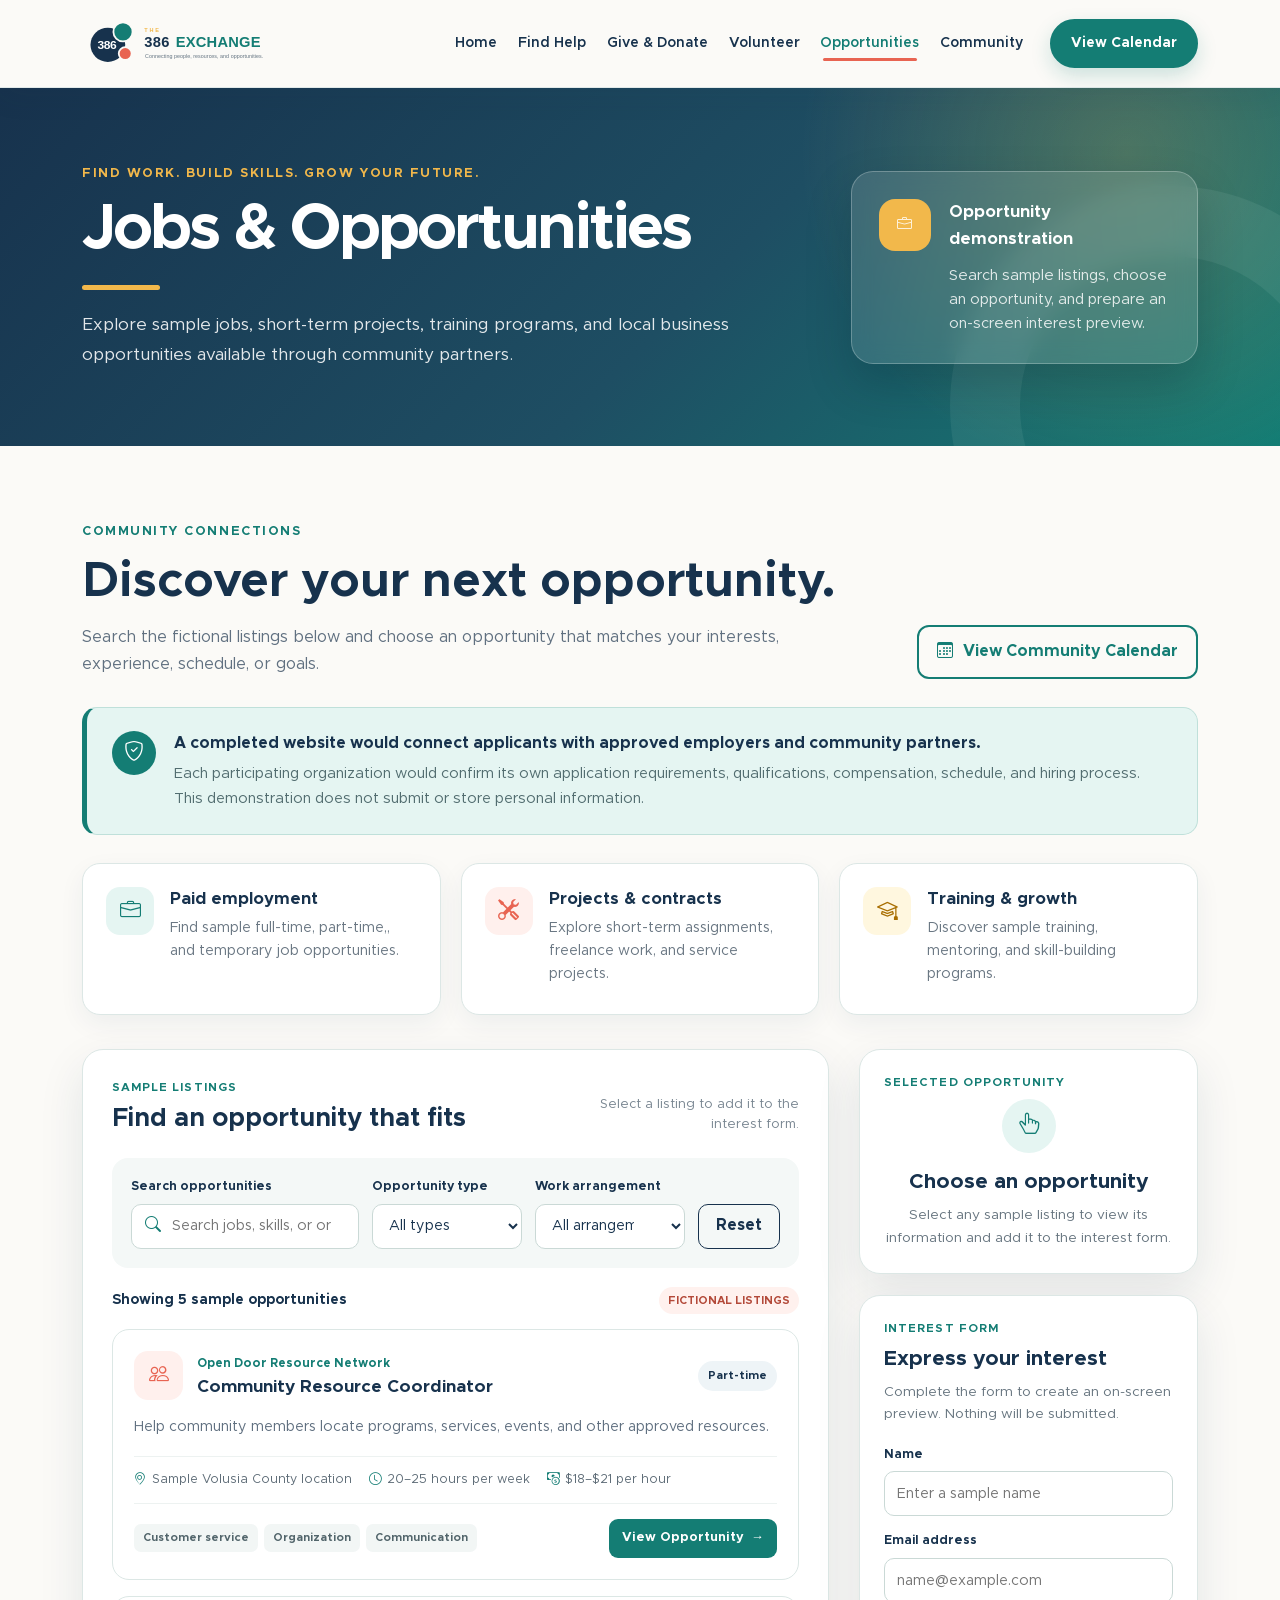
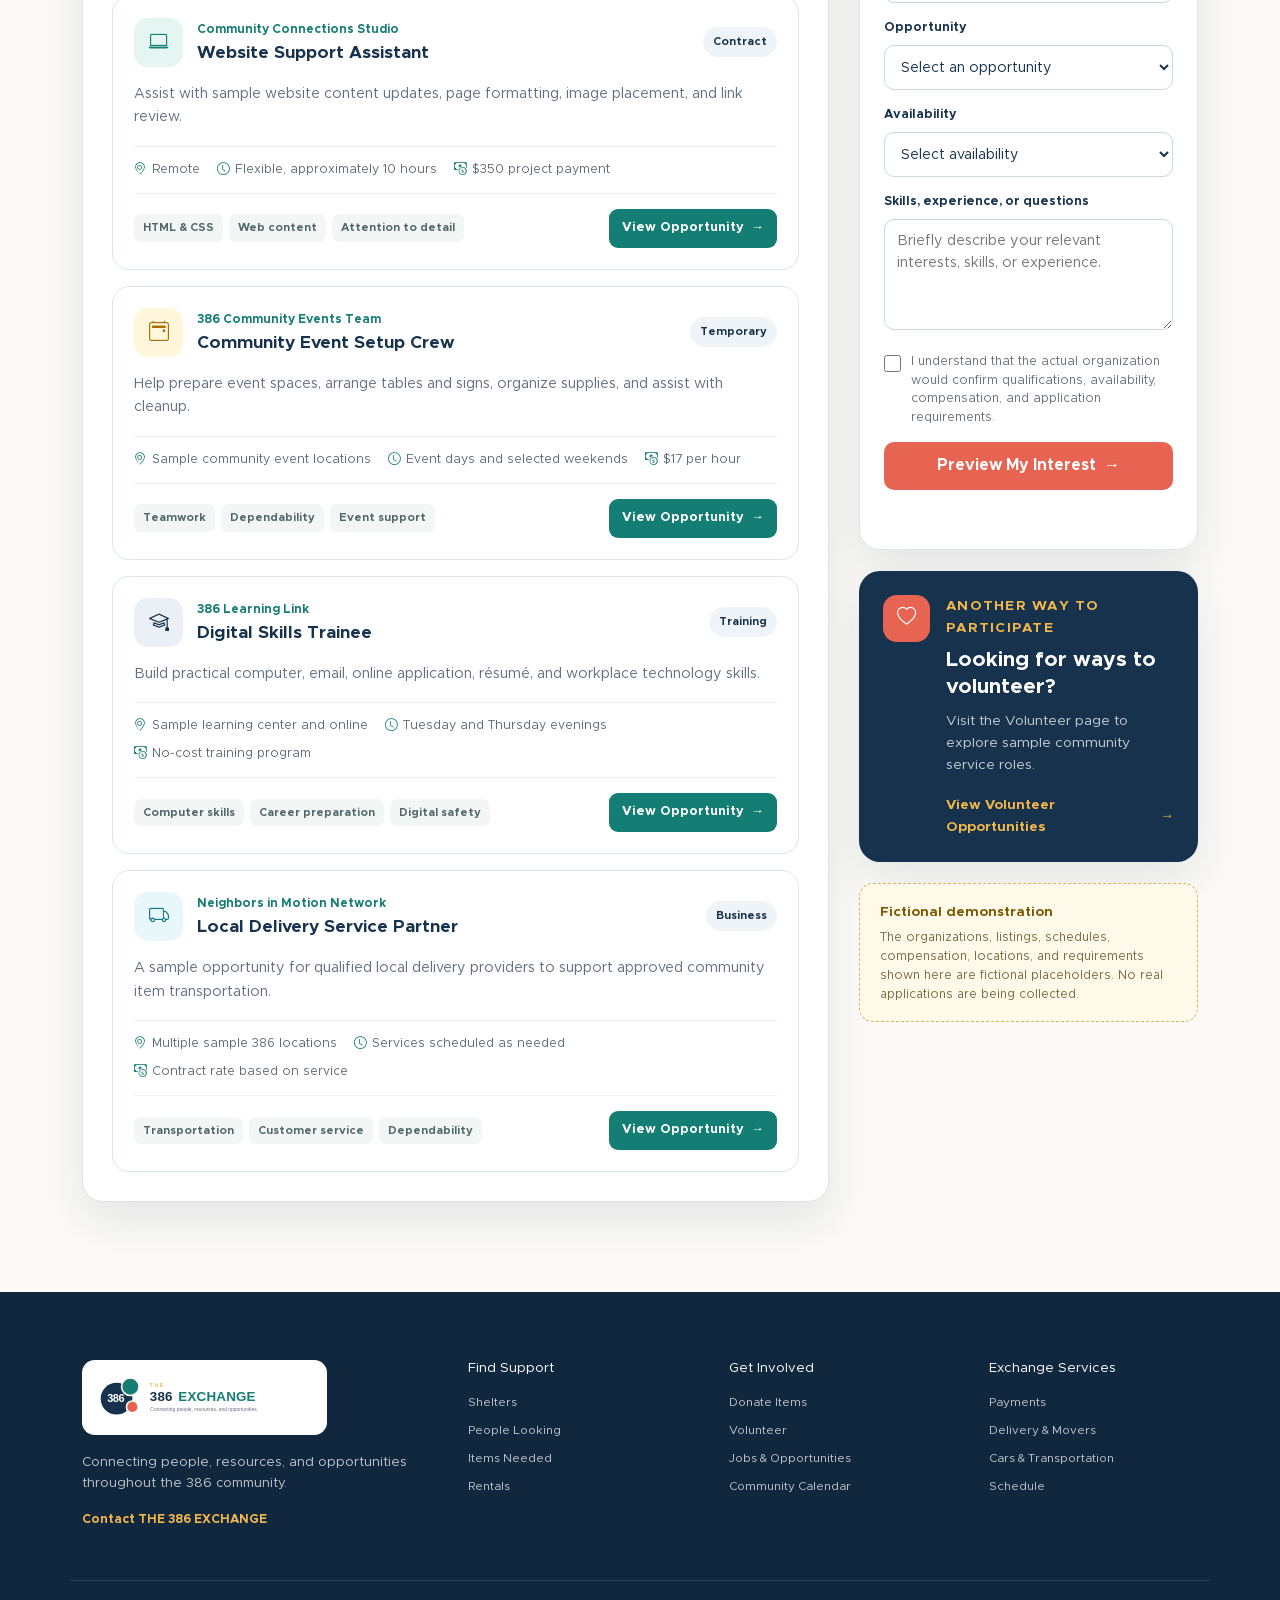
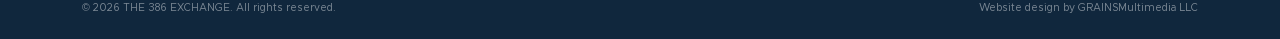
<file: opportunities.html>
<!DOCTYPE html>
<html lang="en">
  <head>
    <meta charset="utf-8">
    <meta name="viewport" content="width=device-width, initial-scale=1">

    <meta
      name="description"
      content="Explore fictional jobs, projects, training, and business opportunities through THE 386 EXCHANGE."
    >
    <meta name="author" content="GRAINSMultimedia LLC">
    <meta name="robots" content="noindex, nofollow">

    <title>Opportunities | THE 386 EXCHANGE</title>

    <link rel="stylesheet" href="css/bootstrap.min.css">
    <link rel="stylesheet" href="css/bootstrap-icons.css">
    <link rel="stylesheet" href="css/the-386-exchange.css">
    <link rel="stylesheet" href="css/inner-pages.css">
  </head>

  <body class="inner-page opportunities-page">
    <header id="site-header" class="site-header inner-page-header">
      <nav class="navbar navbar-expand-lg site-navigation">
        <div class="container">
          <a
            class="navbar-brand"
            href="index.html"
            aria-label="THE 386 EXCHANGE home"
          >
            <img
              src="images/the-386-exchange-logo.svg"
              alt="THE 386 EXCHANGE"
              class="site-logo"
            >
          </a>

          <button
            class="navbar-toggler"
            type="button"
            data-bs-toggle="collapse"
            data-bs-target="#main-navigation"
            aria-controls="main-navigation"
            aria-expanded="false"
            aria-label="Open navigation menu"
          >
            <i class="bi bi-list" aria-hidden="true"></i>
          </button>

          <div class="collapse navbar-collapse" id="main-navigation">
            <ul class="navbar-nav ms-auto align-items-lg-center">
              <li class="nav-item">
                <a class="nav-link" href="index.html">
                  Home
                </a>
              </li>

              <li class="nav-item">
                <a class="nav-link" href="shelters.html">
                  Find Help
                </a>
              </li>

              <li class="nav-item">
                <a class="nav-link" href="donate.html">
                  Give &amp; Donate
                </a>
              </li>

              <li class="nav-item">
                <a class="nav-link" href="volunteer.html">
                  Volunteer
                </a>
              </li>

              <li class="nav-item">
                <a
                  class="nav-link active"
                  href="opportunities.html"
                  aria-current="page"
                >
                  Opportunities
                </a>
              </li>

              <li class="nav-item">
                <a class="nav-link" href="index.html#find-help">
                  Community
                </a>
              </li>

              <li class="nav-item ms-lg-3">
                <a class="btn navigation-button" href="calendar.html">
                  View Calendar
                </a>
              </li>
            </ul>
          </div>
        </div>
      </nav>
    </header>

    <main id="main-content">
      <section class="inner-page-hero opportunities-page-hero">
        <div class="container">
          <div class="inner-page-hero-grid">
            <div>
              <p class="inner-page-eyebrow">
                Find work. Build skills. Grow your future.
              </p>

              <h1>Jobs &amp; Opportunities</h1>

              <p>
                Explore sample jobs, short-term projects, training
                programs, and local business opportunities available
                through community partners.
              </p>
            </div>

            <div
              class="hero-note opportunities-hero-note"
              role="note"
            >
              <span class="hero-note-icon" aria-hidden="true">
                <i class="bi bi-briefcase"></i>
              </span>

              <div>
                <strong>Opportunity demonstration</strong>

                <span>
                  Search sample listings, choose an opportunity, and
                  prepare an on-screen interest preview.
                </span>
              </div>
            </div>
          </div>
        </div>
      </section>

      <section
        class="opportunities-section section-padding"
        aria-labelledby="opportunities-heading"
      >
        <div class="container">
          <div class="opportunities-intro">
            <div>
              <p class="section-eyebrow">
                Community connections
              </p>

              <h2 id="opportunities-heading">
                Discover your next opportunity.
              </h2>

              <p>
                Search the fictional listings below and choose an
                opportunity that matches your interests, experience,
                schedule, or goals.
              </p>
            </div>

            <a
              class="opportunities-calendar-link"
              href="calendar.html"
            >
              <i class="bi bi-calendar3" aria-hidden="true"></i>
              View Community Calendar
            </a>
          </div>

          <div class="opportunities-guidance-note" role="note">
            <span aria-hidden="true">
              <i class="bi bi-shield-check"></i>
            </span>

            <div>
              <strong>
                A completed website would connect applicants with
                approved employers and community partners.
              </strong>

              <p>
                Each participating organization would confirm its own
                application requirements, qualifications, compensation,
                schedule, and hiring process. This demonstration does not
                submit or store personal information.
              </p>
            </div>
          </div>

          <div
            class="opportunity-paths"
            aria-label="Types of opportunities"
          >
            <article class="opportunity-path">
              <span aria-hidden="true">
                <i class="bi bi-briefcase"></i>
              </span>

              <div>
                <h3>Paid employment</h3>

                <p>
                  Find sample full-time, part-time,, and temporary job
                  opportunities.
                </p>
              </div>
            </article>

            <article class="opportunity-path">
              <span aria-hidden="true">
                <i class="bi bi-tools"></i>
              </span>

              <div>
                <h3>Projects &amp; contracts</h3>

                <p>
                  Explore short-term assignments, freelance work, and
                  service projects.
                </p>
              </div>
            </article>

            <article class="opportunity-path">
              <span aria-hidden="true">
                <i class="bi bi-mortarboard"></i>
              </span>

              <div>
                <h3>Training &amp; growth</h3>

                <p>
                  Discover sample training, mentoring, and skill-building
                  programs.
                </p>
              </div>
            </article>
          </div>

          <div class="opportunities-main-layout">
            <section
              class="opportunities-listing-card"
              aria-labelledby="opportunity-list-heading"
            >
              <div class="opportunities-card-heading">
                <div>
                  <p>Sample listings</p>

                  <h2 id="opportunity-list-heading">
                    Find an opportunity that fits
                  </h2>
                </div>

                <span>
                  Select a listing to add it to the interest form.
                </span>
              </div>

              <div
                class="opportunity-filter-panel"
                role="search"
                aria-label="Search sample opportunities"
              >
                <div class="opportunity-search-field">
                  <label for="opportunity-search">
                    Search opportunities
                  </label>

                  <div class="opportunity-search-input">
                    <i class="bi bi-search" aria-hidden="true"></i>

                    <input
                      type="search"
                      id="opportunity-search"
                      placeholder="Search jobs, skills, or organizations"
                      autocomplete="off"
                    >
                  </div>
                </div>

                <div class="opportunity-filter-field">
                  <label for="opportunity-type">
                    Opportunity type
                  </label>

                  <select id="opportunity-type">
                    <option value="all">
                      All types
                    </option>

                    <option value="employment">
                      Employment
                    </option>

                    <option value="contract">
                      Projects &amp; contracts
                    </option>

                    <option value="training">
                      Training
                    </option>

                    <option value="business">
                      Business opportunities
                    </option>
                  </select>
                </div>

                <div class="opportunity-filter-field">
                  <label for="opportunity-arrangement">
                    Work arrangement
                  </label>

                  <select id="opportunity-arrangement">
                    <option value="all">
                      All arrangements
                    </option>

                    <option value="onsite">
                      On-site
                    </option>

                    <option value="hybrid">
                      Hybrid
                    </option>

                    <option value="remote">
                      Remote
                    </option>

                    <option value="flexible">
                      Flexible
                    </option>
                  </select>
                </div>

                <button
                  id="reset-opportunity-filters"
                  class="opportunity-reset-filter-button"
                  type="button"
                >
                  Reset
                </button>
              </div>

              <div class="opportunity-results-bar">
                <p
                  id="opportunity-results-status"
                  aria-live="polite"
                >
                  Showing 5 sample opportunities
                </p>

                <span>
                  Fictional listings
                </span>
              </div>

              <div
                id="opportunity-list"
                class="opportunity-list"
              >
                <article
                  class="opportunity-listing"
                  data-role="Community Resource Coordinator"
                  data-organization="Open Door Resource Network"
                  data-type="employment"
                  data-type-label="Part-time employment"
                  data-arrangement="hybrid"
                  data-arrangement-label="Hybrid"
                  data-location="Sample Volusia County location"
                  data-schedule="20–25 hours per week"
                  data-compensation="$18–$21 per hour"
                  data-search="community resources coordinator customer service nonprofit outreach office hybrid"
                >
                  <div class="opportunity-listing-topline">
                    <span
                      class="opportunity-listing-icon opportunity-icon-coral"
                      aria-hidden="true"
                    >
                      <i class="bi bi-people"></i>
                    </span>

                    <div>
                      <p>Open Door Resource Network</p>

                      <h3>Community Resource Coordinator</h3>
                    </div>

                    <span class="opportunity-type-badge">
                      Part-time
                    </span>
                  </div>

                  <p class="opportunity-listing-description">
                    Help community members locate programs, services,
                    events, and other approved resources.
                  </p>

                  <div class="opportunity-listing-meta">
                    <span>
                      <i class="bi bi-geo-alt" aria-hidden="true"></i>
                      Sample Volusia County location
                    </span>

                    <span>
                      <i class="bi bi-clock" aria-hidden="true"></i>
                      20–25 hours per week
                    </span>

                    <span>
                      <i class="bi bi-cash-coin" aria-hidden="true"></i>
                      $18–$21 per hour
                    </span>
                  </div>

                  <div class="opportunity-listing-bottom">
                    <div
                      class="opportunity-skill-tags"
                      aria-label="Requested skills"
                    >
                      <span>Customer service</span>
                      <span>Organization</span>
                      <span>Communication</span>
                    </div>

                    <button
                      class="opportunity-select-button"
                      type="button"
                    >
                      View Opportunity
                      <span aria-hidden="true">&rarr;</span>
                    </button>
                  </div>
                </article>

                <article
                  class="opportunity-listing"
                  data-role="Website Support Assistant"
                  data-organization="Community Connections Studio"
                  data-type="contract"
                  data-type-label="Short-term contract"
                  data-arrangement="remote"
                  data-arrangement-label="Remote"
                  data-location="Remote"
                  data-schedule="Flexible, approximately 10 hours"
                  data-compensation="$350 project payment"
                  data-search="website web support wordpress html css content updates technology remote contract"
                >
                  <div class="opportunity-listing-topline">
                    <span
                      class="opportunity-listing-icon opportunity-icon-teal"
                      aria-hidden="true"
                    >
                      <i class="bi bi-laptop"></i>
                    </span>

                    <div>
                      <p>Community Connections Studio</p>

                      <h3>Website Support Assistant</h3>
                    </div>

                    <span class="opportunity-type-badge">
                      Contract
                    </span>
                  </div>

                  <p class="opportunity-listing-description">
                    Assist with sample website content updates, page
                    formatting, image placement, and link review.
                  </p>

                  <div class="opportunity-listing-meta">
                    <span>
                      <i class="bi bi-geo-alt" aria-hidden="true"></i>
                      Remote
                    </span>

                    <span>
                      <i class="bi bi-clock" aria-hidden="true"></i>
                      Flexible, approximately 10 hours
                    </span>

                    <span>
                      <i class="bi bi-cash-coin" aria-hidden="true"></i>
                      $350 project payment
                    </span>
                  </div>

                  <div class="opportunity-listing-bottom">
                    <div
                      class="opportunity-skill-tags"
                      aria-label="Requested skills"
                    >
                      <span>HTML &amp; CSS</span>
                      <span>Web content</span>
                      <span>Attention to detail</span>
                    </div>

                    <button
                      class="opportunity-select-button"
                      type="button"
                    >
                      View Opportunity
                      <span aria-hidden="true">&rarr;</span>
                    </button>
                  </div>
                </article>

                <article
                  class="opportunity-listing"
                  data-role="Community Event Setup Crew"
                  data-organization="386 Community Events Team"
                  data-type="employment"
                  data-type-label="Temporary employment"
                  data-arrangement="onsite"
                  data-arrangement-label="On-site"
                  data-location="Sample community event locations"
                  data-schedule="Event days and selected weekends"
                  data-compensation="$17 per hour"
                  data-search="events setup crew tables chairs supplies hospitality temporary weekend onsite"
                >
                  <div class="opportunity-listing-topline">
                    <span
                      class="opportunity-listing-icon opportunity-icon-gold"
                      aria-hidden="true"
                    >
                      <i class="bi bi-calendar2-event"></i>
                    </span>

                    <div>
                      <p>386 Community Events Team</p>

                      <h3>Community Event Setup Crew</h3>
                    </div>

                    <span class="opportunity-type-badge">
                      Temporary
                    </span>
                  </div>

                  <p class="opportunity-listing-description">
                    Help prepare event spaces, arrange tables and signs,
                    organize supplies, and assist with cleanup.
                  </p>

                  <div class="opportunity-listing-meta">
                    <span>
                      <i class="bi bi-geo-alt" aria-hidden="true"></i>
                      Sample community event locations
                    </span>

                    <span>
                      <i class="bi bi-clock" aria-hidden="true"></i>
                      Event days and selected weekends
                    </span>

                    <span>
                      <i class="bi bi-cash-coin" aria-hidden="true"></i>
                      $17 per hour
                    </span>
                  </div>

                  <div class="opportunity-listing-bottom">
                    <div
                      class="opportunity-skill-tags"
                      aria-label="Requested skills"
                    >
                      <span>Teamwork</span>
                      <span>Dependability</span>
                      <span>Event support</span>
                    </div>

                    <button
                      class="opportunity-select-button"
                      type="button"
                    >
                      View Opportunity
                      <span aria-hidden="true">&rarr;</span>
                    </button>
                  </div>
                </article>

                <article
                  class="opportunity-listing"
                  data-role="Digital Skills Trainee"
                  data-organization="386 Learning Link"
                  data-type="training"
                  data-type-label="Training program"
                  data-arrangement="hybrid"
                  data-arrangement-label="Hybrid"
                  data-location="Sample learning center and online"
                  data-schedule="Tuesday and Thursday evenings"
                  data-compensation="No-cost training program"
                  data-search="training computer digital skills technology career resume email online hybrid"
                >
                  <div class="opportunity-listing-topline">
                    <span
                      class="opportunity-listing-icon opportunity-icon-navy"
                      aria-hidden="true"
                    >
                      <i class="bi bi-mortarboard"></i>
                    </span>

                    <div>
                      <p>386 Learning Link</p>

                      <h3>Digital Skills Trainee</h3>
                    </div>

                    <span class="opportunity-type-badge">
                      Training
                    </span>
                  </div>

                  <p class="opportunity-listing-description">
                    Build practical computer, email, online application,
                    résumé, and workplace technology skills.
                  </p>

                  <div class="opportunity-listing-meta">
                    <span>
                      <i class="bi bi-geo-alt" aria-hidden="true"></i>
                      Sample learning center and online
                    </span>

                    <span>
                      <i class="bi bi-clock" aria-hidden="true"></i>
                      Tuesday and Thursday evenings
                    </span>

                    <span>
                      <i class="bi bi-cash-coin" aria-hidden="true"></i>
                      No-cost training program
                    </span>
                  </div>

                  <div class="opportunity-listing-bottom">
                    <div
                      class="opportunity-skill-tags"
                      aria-label="Program focus"
                    >
                      <span>Computer skills</span>
                      <span>Career preparation</span>
                      <span>Digital safety</span>
                    </div>

                    <button
                      class="opportunity-select-button"
                      type="button"
                    >
                      View Opportunity
                      <span aria-hidden="true">&rarr;</span>
                    </button>
                  </div>
                </article>

                <article
                  class="opportunity-listing"
                  data-role="Local Delivery Service Partner"
                  data-organization="Neighbors in Motion Network"
                  data-type="business"
                  data-type-label="Business opportunity"
                  data-arrangement="flexible"
                  data-arrangement-label="Flexible"
                  data-location="Multiple sample 386 locations"
                  data-schedule="Services scheduled as needed"
                  data-compensation="Contract rate based on service"
                  data-search="business vendor delivery moving transportation contract driver supplies flexible"
                >
                  <div class="opportunity-listing-topline">
                    <span
                      class="opportunity-listing-icon opportunity-icon-aqua"
                      aria-hidden="true"
                    >
                      <i class="bi bi-truck"></i>
                    </span>

                    <div>
                      <p>Neighbors in Motion Network</p>

                      <h3>Local Delivery Service Partner</h3>
                    </div>

                    <span class="opportunity-type-badge">
                      Business
                    </span>
                  </div>

                  <p class="opportunity-listing-description">
                    A sample opportunity for qualified local delivery
                    providers to support approved community item
                    transportation.
                  </p>

                  <div class="opportunity-listing-meta">
                    <span>
                      <i class="bi bi-geo-alt" aria-hidden="true"></i>
                      Multiple sample 386 locations
                    </span>

                    <span>
                      <i class="bi bi-clock" aria-hidden="true"></i>
                      Services scheduled as needed
                    </span>

                    <span>
                      <i class="bi bi-cash-coin" aria-hidden="true"></i>
                      Contract rate based on service
                    </span>
                  </div>

                  <div class="opportunity-listing-bottom">
                    <div
                      class="opportunity-skill-tags"
                      aria-label="Requested qualifications"
                    >
                      <span>Transportation</span>
                      <span>Customer service</span>
                      <span>Dependability</span>
                    </div>

                    <button
                      class="opportunity-select-button"
                      type="button"
                    >
                      View Opportunity
                      <span aria-hidden="true">&rarr;</span>
                    </button>
                  </div>
                </article>
              </div>

              <div
                id="opportunity-empty-state"
                class="opportunity-empty-state"
                hidden
              >
                <span aria-hidden="true">
                  <i class="bi bi-search"></i>
                </span>

                <h3>No sample opportunities match</h3>

                <p>
                  Try another search or reset the filters to see every
                  sample opportunity.
                </p>

                <button
                  id="empty-reset-opportunity-filters"
                  type="button"
                >
                  Show All Opportunities
                </button>
              </div>
            </section>

            <aside
              class="opportunities-sidebar"
              aria-label="Opportunity interest information"
            >
              <section
                id="selected-opportunity-card"
                class="selected-opportunity-card"
                aria-labelledby="selected-opportunity-heading"
                tabindex="-1"
              >
                <p class="opportunities-sidebar-label">
                  Selected opportunity
                </p>

                <div
                  id="selected-opportunity-empty"
                  class="selected-opportunity-empty"
                >
                  <span aria-hidden="true">
                    <i class="bi bi-hand-index-thumb"></i>
                  </span>

                  <h2 id="selected-opportunity-heading">
                    Choose an opportunity
                  </h2>

                  <p>
                    Select any sample listing to view its information and
                    add it to the interest form.
                  </p>
                </div>

                <div
                  id="selected-opportunity-details"
                  class="selected-opportunity-details"
                  hidden
                >
                  <span
                    class="selected-opportunity-icon"
                    aria-hidden="true"
                  >
                    <i class="bi bi-check-lg"></i>
                  </span>

                  <h2 id="selected-opportunity-name">
                    Opportunity
                  </h2>

                  <p id="selected-opportunity-organization"></p>

                  <dl class="selected-opportunity-list">
                    <div>
                      <dt>Type</dt>
                      <dd id="selected-opportunity-type"></dd>
                    </div>

                    <div>
                      <dt>Arrangement</dt>
                      <dd id="selected-opportunity-arrangement"></dd>
                    </div>

                    <div>
                      <dt>Schedule</dt>
                      <dd id="selected-opportunity-schedule"></dd>
                    </div>

                    <div>
                      <dt>Location</dt>
                      <dd id="selected-opportunity-location"></dd>
                    </div>

                    <div>
                      <dt>Compensation</dt>
                      <dd id="selected-opportunity-compensation"></dd>
                    </div>
                  </dl>
                </div>
              </section>

              <section
                id="opportunity-interest-card"
                class="opportunity-interest-card"
                aria-labelledby="opportunity-interest-heading"
              >
                <div class="opportunity-interest-heading">
                  <p class="opportunities-sidebar-label">
                    Interest form
                  </p>

                  <h2 id="opportunity-interest-heading">
                    Express your interest
                  </h2>

                  <span>
                    Complete the form to create an on-screen preview.
                    Nothing will be submitted.
                  </span>
                </div>

                <form id="opportunity-interest-form">
                  <div class="opportunity-form-field">
                    <label for="applicant-name">
                      Name
                    </label>

                    <input
                      type="text"
                      id="applicant-name"
                      name="applicant-name"
                      placeholder="Enter a sample name"
                      autocomplete="name"
                      required
                    >
                  </div>

                  <div class="opportunity-form-field">
                    <label for="applicant-email">
                      Email address
                    </label>

                    <input
                      type="email"
                      id="applicant-email"
                      name="applicant-email"
                      placeholder="name@example.com"
                      autocomplete="email"
                      required
                    >
                  </div>

                  <div class="opportunity-form-field">
                    <label for="applicant-opportunity">
                      Opportunity
                    </label>

                    <select
                      id="applicant-opportunity"
                      name="applicant-opportunity"
                      required
                    >
                      <option value="">
                        Select an opportunity
                      </option>

                      <option value="Community Resource Coordinator">
                        Community Resource Coordinator
                      </option>

                      <option value="Website Support Assistant">
                        Website Support Assistant
                      </option>

                      <option value="Community Event Setup Crew">
                        Community Event Setup Crew
                      </option>

                      <option value="Digital Skills Trainee">
                        Digital Skills Trainee
                      </option>

                      <option value="Local Delivery Service Partner">
                        Local Delivery Service Partner
                      </option>
                    </select>
                  </div>

                  <div class="opportunity-form-field">
                    <label for="applicant-availability">
                      Availability
                    </label>

                    <select
                      id="applicant-availability"
                      name="applicant-availability"
                      required
                    >
                      <option value="">
                        Select availability
                      </option>

                      <option value="Weekday mornings">
                        Weekday mornings
                      </option>

                      <option value="Weekday afternoons">
                        Weekday afternoons
                      </option>

                      <option value="Weekday evenings">
                        Weekday evenings
                      </option>

                      <option value="Weekends">
                        Weekends
                      </option>

                      <option value="Flexible or varies">
                        Flexible or varies
                      </option>
                    </select>
                  </div>

                  <div class="opportunity-form-field">
                    <label for="applicant-experience">
                      Skills, experience, or questions
                    </label>

                    <textarea
                      id="applicant-experience"
                      name="applicant-experience"
                      rows="4"
                      placeholder="Briefly describe your relevant interests, skills, or experience."
                      required
                    ></textarea>
                  </div>

                  <label class="opportunity-confirmation">
                    <input
                      type="checkbox"
                      id="opportunity-confirmation"
                      required
                    >

                    <span>
                      I understand that the actual organization would
                      confirm qualifications, availability, compensation,
                      and application requirements.
                    </span>
                  </label>

                  <button
                    class="opportunity-preview-button"
                    type="submit"
                  >
                    Preview My Interest
                    <span aria-hidden="true">&rarr;</span>
                  </button>

                  <p
                    id="opportunity-form-status"
                    role="status"
                    aria-live="polite"
                  ></p>
                </form>
              </section>

              <section
                id="opportunity-preview-card"
                class="opportunity-preview-card"
                aria-labelledby="opportunity-preview-heading"
                tabindex="-1"
                hidden
              >
                <span
                  class="opportunity-preview-success-icon"
                  aria-hidden="true"
                >
                  <i class="bi bi-briefcase-fill"></i>
                </span>

                <p class="opportunities-sidebar-label">
                  Interest preview
                </p>

                <h2 id="opportunity-preview-heading">
                  Opportunity interest prepared
                </h2>

                <p>
                  This is an on-screen demonstration. No information has
                  been submitted.
                </p>

                <dl class="opportunity-preview-list">
                  <div>
                    <dt>Name</dt>
                    <dd id="preview-applicant-name"></dd>
                  </div>

                  <div>
                    <dt>Opportunity</dt>
                    <dd id="preview-applicant-opportunity"></dd>
                  </div>

                  <div>
                    <dt>Availability</dt>
                    <dd id="preview-applicant-availability"></dd>
                  </div>

                  <div>
                    <dt>Experience</dt>
                    <dd id="preview-applicant-experience"></dd>
                  </div>
                </dl>

                <button
                  id="start-another-opportunity-interest"
                  class="opportunity-reset-form-button"
                  type="button"
                >
                  Start Another Interest Form
                </button>
              </section>

              <section
                class="opportunity-other-help-card"
                aria-labelledby="opportunity-other-help-heading"
              >
                <span aria-hidden="true">
                  <i class="bi bi-heart"></i>
                </span>

                <div>
                  <p class="opportunities-sidebar-label">
                    Another way to participate
                  </p>

                  <h2 id="opportunity-other-help-heading">
                    Looking for ways to volunteer?
                  </h2>

                  <p>
                    Visit the Volunteer page to explore sample community
                    service roles.
                  </p>

                  <a href="volunteer.html">
                    View Volunteer Opportunities
                    <span aria-hidden="true">&rarr;</span>
                  </a>
                </div>
              </section>

              <div class="opportunities-demo-note" role="note">
                <strong>Fictional demonstration</strong>

                <p>
                  The organizations, listings, schedules, compensation,
                  locations, and requirements shown here are fictional
                  placeholders. No real applications are being collected.
                </p>
              </div>
            </aside>
          </div>
        </div>
      </section>
    </main>

    <footer id="site-footer" class="site-footer">
      <div class="container footer-grid">
        <div class="footer-brand">
          <img
            src="images/the-386-exchange-logo.svg"
            alt="THE 386 EXCHANGE"
          >

          <p>
            Connecting people, resources, and opportunities throughout
            the 386 community.
          </p>

          <a href="contact.html">
            Contact THE 386 EXCHANGE
          </a>
        </div>

        <div>
          <h2>Find Support</h2>

          <a href="shelters.html">
            Shelters
          </a>

          <a href="items.html">
            People Looking
          </a>

          <a href="donate.html">
            Items Needed
          </a>

          <a href="rentals.html">
            Rentals
          </a>
        </div>

        <div>
          <h2>Get Involved</h2>

          <a href="donate.html">
            Donate Items
          </a>

          <a href="volunteer.html">
            Volunteer
          </a>

          <a
            href="opportunities.html"
            aria-current="page"
          >
            Jobs &amp; Opportunities
          </a>

          <a href="calendar.html">
            Community Calendar
          </a>
        </div>

        <div>
          <h2>Exchange Services</h2>

          <a href="payments.html">
            Payments
          </a>

          <a href="movers.html">
            Delivery &amp; Movers
          </a>

          <a href="cars.html">
            Cars &amp; Transportation
          </a>

          <a href="schedule.html">
            Schedule
          </a>
        </div>
      </div>

      <div class="container footer-bottom">
        <span>
          &copy; 2026 THE 386 EXCHANGE. All rights reserved.
        </span>

        <span>
          Website design by GRAINSMultimedia LLC
        </span>
      </div>
    </footer>

    <script src="js/bootstrap.min.js"></script>
    <script src="js/the-386-exchange.js"></script>
  </body>
</html>
</file>
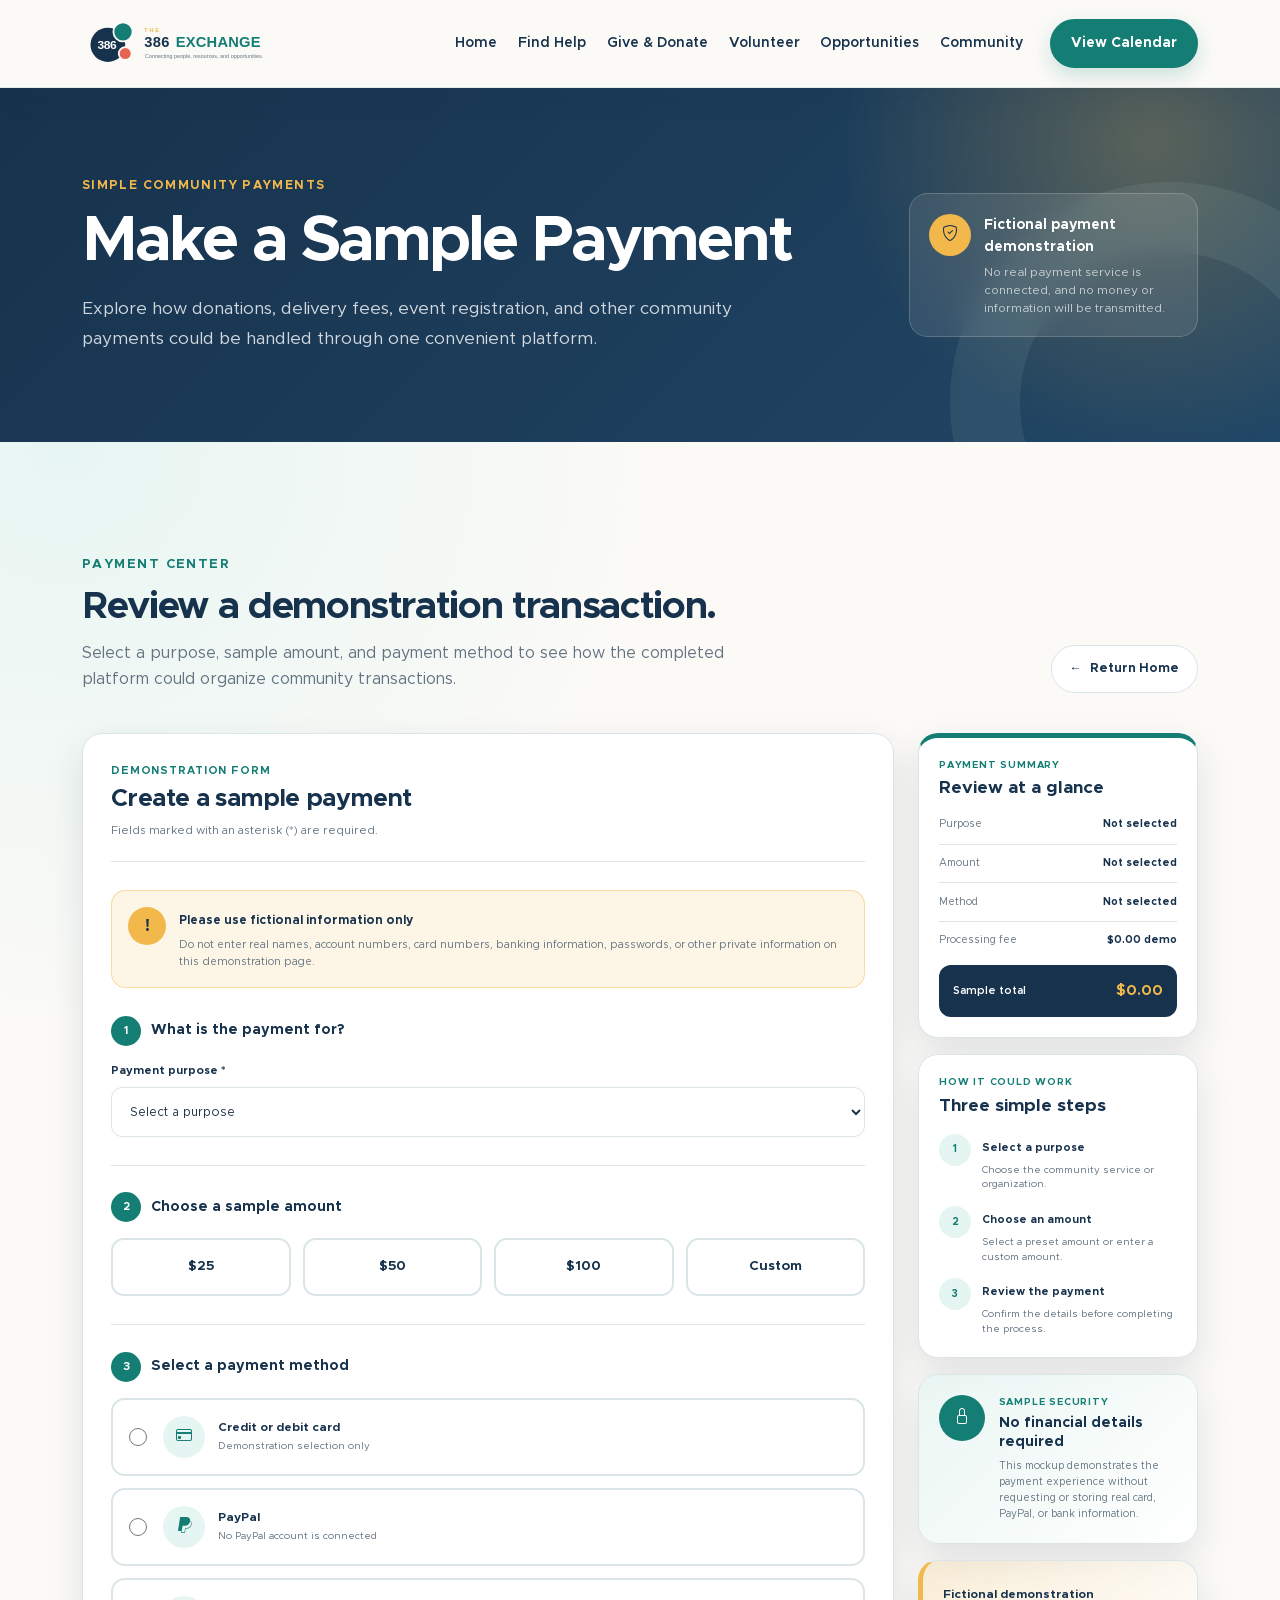
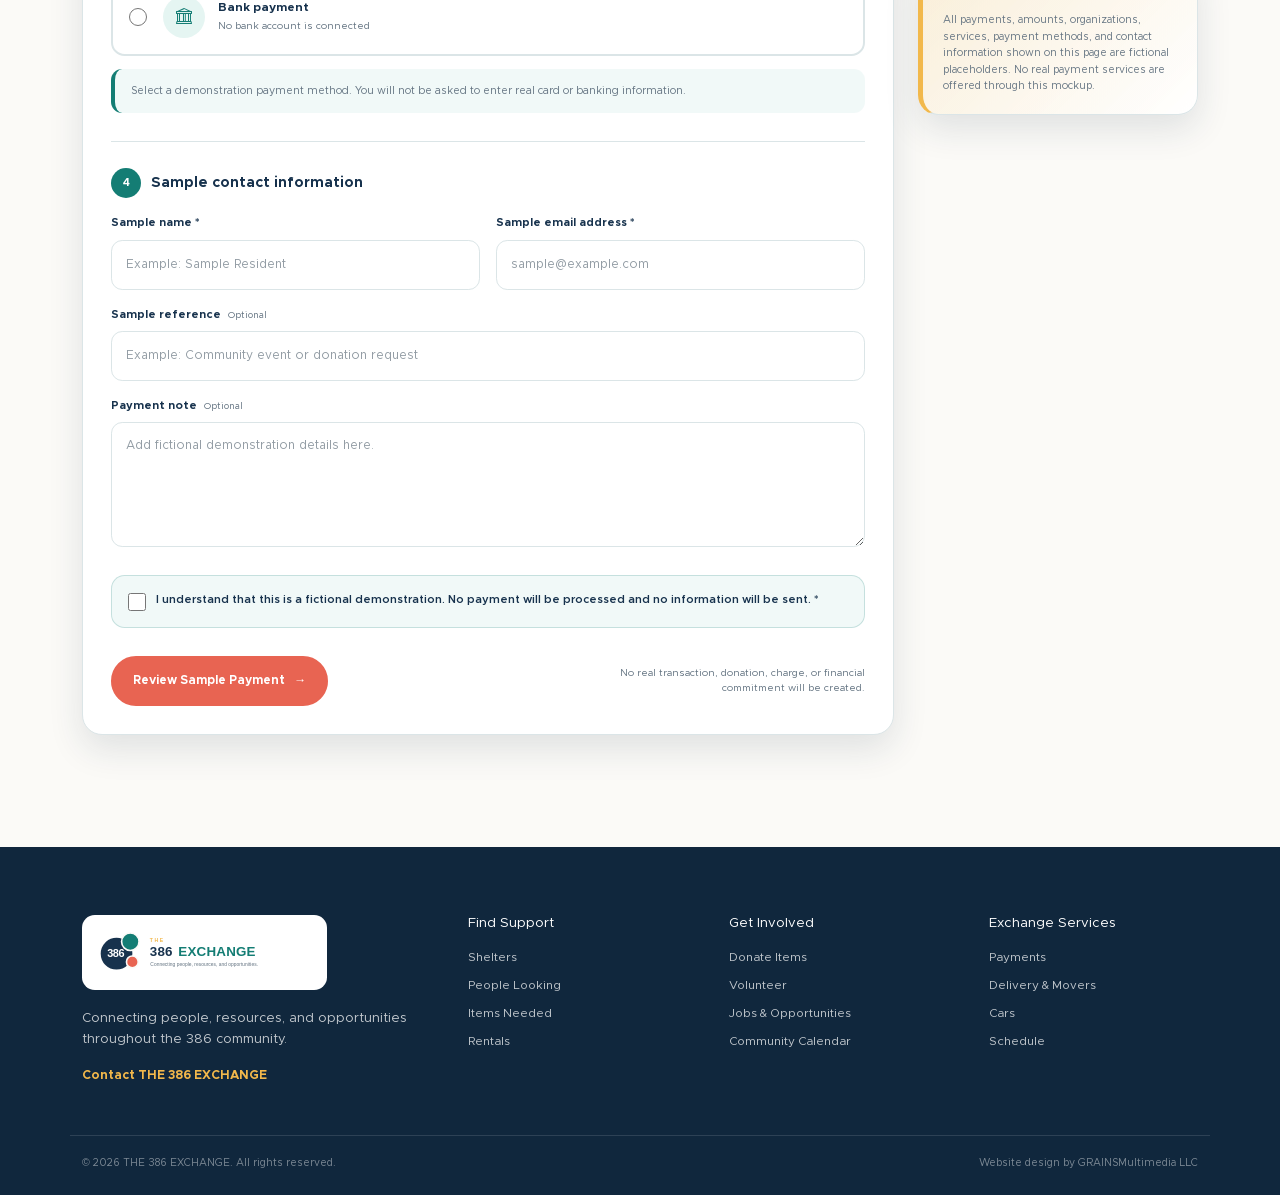
<file: payments.html>
<!DOCTYPE html>
<html lang="en">
  <head>
    <meta charset="utf-8">
    <meta name="viewport" content="width=device-width, initial-scale=1">

    <meta
      name="description"
      content="Demonstration payment page for THE 386 EXCHANGE community platform."
    >
    <meta name="author" content="GRAINSMultimedia LLC">
    <meta name="robots" content="noindex, nofollow">

    <title>Payments | THE 386 EXCHANGE</title>

    <link rel="stylesheet" href="css/bootstrap.min.css">
    <link rel="stylesheet" href="css/bootstrap-icons.css">
    <link rel="stylesheet" href="css/the-386-exchange.css">
    <link rel="stylesheet" href="css/inner-pages.css">
  </head>

  <body class="inner-page payments-page">
    <header id="site-header" class="site-header inner-page-header">
      <nav class="navbar navbar-expand-lg site-navigation">
        <div class="container">
          <a
            class="navbar-brand"
            href="index.html"
            aria-label="THE 386 EXCHANGE home"
          >
            <img
              src="images/the-386-exchange-logo.svg"
              alt="THE 386 EXCHANGE"
              class="site-logo"
            >
          </a>

          <button
            class="navbar-toggler"
            type="button"
            data-bs-toggle="collapse"
            data-bs-target="#main-navigation"
            aria-controls="main-navigation"
            aria-expanded="false"
            aria-label="Open navigation menu"
          >
            <i class="bi bi-list" aria-hidden="true"></i>
          </button>

          <div class="collapse navbar-collapse" id="main-navigation">
            <ul class="navbar-nav ms-auto align-items-lg-center">
              <li class="nav-item">
                <a class="nav-link" href="index.html">Home</a>
              </li>

              <li class="nav-item">
                <a class="nav-link" href="shelters.html">Find Help</a>
              </li>

              <li class="nav-item">
                <a class="nav-link" href="donate.html">
                  Give &amp; Donate
                </a>
              </li>

              <li class="nav-item">
                <a class="nav-link" href="volunteer.html">Volunteer</a>
              </li>

              <li class="nav-item">
                <a class="nav-link" href="opportunities.html">
                  Opportunities
                </a>
              </li>

              <li class="nav-item">
                <a class="nav-link" href="index.html#find-help">
                  Community
                </a>
              </li>

              <li class="nav-item ms-lg-3">
                <a class="btn navigation-button" href="calendar.html">
                  View Calendar
                </a>
              </li>
            </ul>
          </div>
        </div>
      </nav>
    </header>

    <main id="main-content">
      <section class="inner-page-hero payment-page-hero">
        <div class="container">
          <div class="inner-page-hero-grid">
            <div>
              <p class="inner-page-eyebrow">Simple community payments</p>

              <h1>Make a Sample Payment</h1>

              <p>
                Explore how donations, delivery fees, event registration,
                and other community payments could be handled through one
                convenient platform.
              </p>
            </div>

            <div class="hero-note" role="note">
              <span class="hero-note-icon" aria-hidden="true">
                <i class="bi bi-shield-check"></i>
              </span>

              <div>
                <strong>Fictional payment demonstration</strong>

                <span>
                  No real payment service is connected, and no money or
                  information will be transmitted.
                </span>
              </div>
            </div>
          </div>
        </div>
      </section>

      <section
        class="payment-section section-padding"
        aria-labelledby="payment-heading"
      >
        <div class="container">
          <div class="payment-intro">
            <div>
              <p class="section-eyebrow">Payment center</p>

              <h2 id="payment-heading">
                Review a demonstration transaction.
              </h2>

              <p>
                Select a purpose, sample amount, and payment method to see how
                the completed platform could organize community transactions.
              </p>
            </div>

            <a class="payment-home-link" href="index.html">
              <span aria-hidden="true">←</span>
              Return Home
            </a>
          </div>

          <div class="payment-layout">
            <div class="payment-form-card">
              <form id="payment-form" class="payment-form">
                <div class="payment-form-heading">
                  <p>Demonstration form</p>

                  <h2>Create a sample payment</h2>

                  <span>
                    Fields marked with an asterisk (*) are required.
                  </span>
                </div>

                <div class="payment-warning" role="note">
                  <span class="payment-warning-icon" aria-hidden="true">
                    !
                  </span>

                  <div>
                    <strong>Please use fictional information only</strong>

                    <p>
                      Do not enter real names, account numbers, card numbers,
                      banking information, passwords, or other private
                      information on this demonstration page.
                    </p>
                  </div>
                </div>

                <fieldset class="payment-fieldset">
                  <legend>
                    <span>1</span>
                    What is the payment for?
                  </legend>

                  <div class="payment-field">
                    <label for="payment-purpose">
                      Payment purpose *
                    </label>

                    <select id="payment-purpose" required>
                      <option value="">Select a purpose</option>

                      <option value="Community Donation">
                        Community Donation
                      </option>

                      <option value="Donation Delivery">
                        Donation Delivery
                      </option>

                      <option value="Moving Assistance">
                        Moving Assistance
                      </option>

                      <option value="Community Event Registration">
                        Community Event Registration
                      </option>

                      <option value="Shelter or Organization Support">
                        Shelter or Organization Support
                      </option>

                      <option value="Other Community Service">
                        Other Community Service
                      </option>
                    </select>
                  </div>
                </fieldset>

                <fieldset class="payment-fieldset">
                  <legend>
                    <span>2</span>
                    Choose a sample amount
                  </legend>

                  <div class="payment-amount-options">
                    <label class="payment-amount-option">
                      <input
                        type="radio"
                        name="sample-payment-amount"
                        value="25"
                        required
                      >

                      <span>$25</span>
                    </label>

                    <label class="payment-amount-option">
                      <input
                        type="radio"
                        name="sample-payment-amount"
                        value="50"
                      >

                      <span>$50</span>
                    </label>

                    <label class="payment-amount-option">
                      <input
                        type="radio"
                        name="sample-payment-amount"
                        value="100"
                      >

                      <span>$100</span>
                    </label>

                    <label class="payment-amount-option">
                      <input
                        type="radio"
                        name="sample-payment-amount"
                        value="custom"
                      >

                      <span>Custom</span>
                    </label>
                  </div>

                  <div
                    id="custom-payment-container"
                    class="payment-field custom-payment-field"
                    hidden
                  >
                    <label for="custom-payment-amount">
                      Custom sample amount *
                    </label>

                    <div class="payment-currency-input">
                      <span aria-hidden="true">$</span>

                      <input
                        type="number"
                        id="custom-payment-amount"
                        min="1"
                        max="10000"
                        step="0.01"
                        placeholder="0.00"
                      >
                    </div>
                  </div>
                </fieldset>

                <fieldset class="payment-fieldset">
                  <legend>
                    <span>3</span>
                    Select a payment method
                  </legend>

                  <div class="payment-method-options">
                    <label class="payment-method-option">
                      <input
                        type="radio"
                        name="sample-payment-method"
                        value="Credit or Debit Card"
                        required
                      >

                      <span class="payment-method-icon" aria-hidden="true">
                        <i class="bi bi-credit-card"></i>
                      </span>

                      <span class="payment-method-copy">
                        <strong>Credit or debit card</strong>
                        <small>Demonstration selection only</small>
                      </span>
                    </label>

                    <label class="payment-method-option">
                      <input
                        type="radio"
                        name="sample-payment-method"
                        value="PayPal"
                      >

                      <span class="payment-method-icon" aria-hidden="true">
                        <i class="bi bi-paypal"></i>
                      </span>

                      <span class="payment-method-copy">
                        <strong>PayPal</strong>
                        <small>No PayPal account is connected</small>
                      </span>
                    </label>

                    <label class="payment-method-option">
                      <input
                        type="radio"
                        name="sample-payment-method"
                        value="Bank Payment"
                      >

                      <span class="payment-method-icon" aria-hidden="true">
                        <i class="bi bi-bank"></i>
                      </span>

                      <span class="payment-method-copy">
                        <strong>Bank payment</strong>
                        <small>No bank account is connected</small>
                      </span>
                    </label>
                  </div>

                  <div
                    id="payment-method-message"
                    class="payment-method-message"
                    role="note"
                  >
                    Select a demonstration payment method. You will not be
                    asked to enter real card or banking information.
                  </div>
                </fieldset>

                <fieldset class="payment-fieldset">
                  <legend>
                    <span>4</span>
                    Sample contact information
                  </legend>

                  <div class="payment-form-grid">
                    <div class="payment-field">
                      <label for="payment-name">
                        Sample name *
                      </label>

                      <input
                        type="text"
                        id="payment-name"
                        placeholder="Example: Sample Resident"
                        autocomplete="off"
                        required
                      >
                    </div>

                    <div class="payment-field">
                      <label for="payment-email">
                        Sample email address *
                      </label>

                      <input
                        type="email"
                        id="payment-email"
                        placeholder="sample@example.com"
                        autocomplete="off"
                        required
                      >
                    </div>

                    <div class="payment-field payment-field-wide">
                      <label for="payment-reference">
                        Sample reference
                        <small>Optional</small>
                      </label>

                      <input
                        type="text"
                        id="payment-reference"
                        placeholder="Example: Community event or donation request"
                        autocomplete="off"
                      >
                    </div>

                    <div class="payment-field payment-field-wide">
                      <label for="payment-note">
                        Payment note
                        <small>Optional</small>
                      </label>

                      <textarea
                        id="payment-note"
                        rows="4"
                        placeholder="Add fictional demonstration details here."
                      ></textarea>
                    </div>
                  </div>
                </fieldset>

                <label class="payment-checkbox payment-consent">
                  <input
                    type="checkbox"
                    id="payment-consent"
                    required
                  >

                  <span>
                    I understand that this is a fictional demonstration. No
                    payment will be processed and no information will be sent. *
                  </span>
                </label>

                <div class="payment-form-actions">
                  <button
                    class="payment-submit-button"
                    type="submit"
                  >
                    Review Sample Payment
                    <span aria-hidden="true">→</span>
                  </button>

                  <p>
                    No real transaction, donation, charge, or financial
                    commitment will be created.
                  </p>
                </div>
              </form>

              <div
                id="payment-confirmation"
                class="payment-confirmation"
                aria-live="polite"
                tabindex="-1"
                hidden
              >
                <span
                  class="payment-confirmation-icon"
                  aria-hidden="true"
                >
                  ✓
                </span>

                <p class="section-eyebrow">Demonstration complete</p>

                <h2>Your sample payment is ready.</h2>

                <p>
                  This example shows what a payment review or confirmation
                  could look like. No payment was processed and no information
                  was transmitted.
                </p>

                <div class="payment-confirmation-summary">
                  <div>
                    <span>Purpose</span>

                    <strong id="confirmation-payment-purpose">
                      Sample purpose
                    </strong>
                  </div>

                  <div>
                    <span>Amount</span>

                    <strong id="confirmation-payment-amount">
                      $0.00
                    </strong>
                  </div>

                  <div>
                    <span>Method</span>

                    <strong id="confirmation-payment-method">
                      Sample method
                    </strong>
                  </div>

                  <div>
                    <span>Status</span>

                    <strong>Demonstration only</strong>
                  </div>
                </div>

                <div class="payment-confirmation-actions">
                  <button
                    id="new-payment-request"
                    class="payment-reset-button"
                    type="button"
                  >
                    Start Another Sample Payment
                  </button>

                  <a href="index.html">
                    Return to Home
                  </a>
                </div>
              </div>
            </div>

            <aside
              class="payment-sidebar"
              aria-label="Sample payment information"
            >
              <section
                class="payment-summary-card"
                aria-labelledby="payment-summary-heading"
              >
                <p class="payment-card-label">Payment summary</p>

                <h2 id="payment-summary-heading">
                  Review at a glance
                </h2>

                <div class="payment-summary-list">
                  <div>
                    <span>Purpose</span>

                    <strong id="summary-payment-purpose">
                      Not selected
                    </strong>
                  </div>

                  <div>
                    <span>Amount</span>

                    <strong id="summary-payment-amount">
                      Not selected
                    </strong>
                  </div>

                  <div>
                    <span>Method</span>

                    <strong id="summary-payment-method">
                      Not selected
                    </strong>
                  </div>

                  <div>
                    <span>Processing fee</span>

                    <strong>$0.00 demo</strong>
                  </div>
                </div>

                <div class="payment-total">
                  <span>Sample total</span>

                  <strong id="summary-payment-total">$0.00</strong>
                </div>
              </section>

              <section
                class="payment-steps-card"
                aria-labelledby="payment-steps-heading"
              >
                <p class="payment-card-label">How it could work</p>

                <h2 id="payment-steps-heading">
                  Three simple steps
                </h2>

                <ol class="payment-steps">
                  <li>
                    <span>1</span>

                    <div>
                      <strong>Select a purpose</strong>

                      <p>
                        Choose the community service or organization.
                      </p>
                    </div>
                  </li>

                  <li>
                    <span>2</span>

                    <div>
                      <strong>Choose an amount</strong>

                      <p>
                        Select a preset amount or enter a custom amount.
                      </p>
                    </div>
                  </li>

                  <li>
                    <span>3</span>

                    <div>
                      <strong>Review the payment</strong>

                      <p>
                        Confirm the details before completing the process.
                      </p>
                    </div>
                  </li>
                </ol>
              </section>

              <section
                class="payment-security-card"
                aria-labelledby="payment-security-heading"
              >
                <span class="payment-security-icon" aria-hidden="true">
                  <i class="bi bi-lock"></i>
                </span>

                <div>
                  <p class="payment-card-label">Sample security</p>

                  <h2 id="payment-security-heading">
                    No financial details required
                  </h2>

                  <p>
                    This mockup demonstrates the payment experience without
                    requesting or storing real card, PayPal, or bank
                    information.
                  </p>
                </div>
              </section>

              <div class="payment-demo-note" role="note">
                <strong>Fictional demonstration</strong>

                <p>
                  All payments, amounts, organizations, services, payment
                  methods, and contact information shown on this page are
                  fictional placeholders. No real payment services are offered
                  through this mockup.
                </p>
              </div>
            </aside>
          </div>
        </div>
      </section>
    </main>

    <footer id="site-footer" class="site-footer">
      <div class="container footer-grid">
        <div class="footer-brand">
          <img
            src="images/the-386-exchange-logo.svg"
            alt="THE 386 EXCHANGE"
          >

          <p>
            Connecting people, resources, and opportunities throughout the
            386 community.
          </p>

          <a href="contact.html">Contact THE 386 EXCHANGE</a>
        </div>

        <div>
          <h2>Find Support</h2>
          <a href="shelters.html">Shelters</a>
          <a href="people-looking.html">People Looking</a>
          <a href="items-needed.html">Items Needed</a>
          <a href="rentals.html">Rentals</a>
        </div>

        <div>
          <h2>Get Involved</h2>
          <a href="donate.html">Donate Items</a>
          <a href="volunteer.html">Volunteer</a>
          <a href="opportunities.html">Jobs &amp; Opportunities</a>
          <a href="calendar.html">Community Calendar</a>
        </div>

        <div>
          <h2>Exchange Services</h2>
          <a href="payments.html" aria-current="page">Payments</a>
          <a href="movers.html">Delivery &amp; Movers</a>
          <a href="cars.html">Cars</a>
          <a href="schedule.html">Schedule</a>
        </div>
      </div>

      <div class="container footer-bottom">
        <span>&copy; 2026 THE 386 EXCHANGE. All rights reserved.</span>
        <span>Website design by GRAINSMultimedia LLC</span>
      </div>
    </footer>

    <script src="js/bootstrap.min.js"></script>
    <script src="js/the-386-exchange.js"></script>
  </body>
</html>
</file>
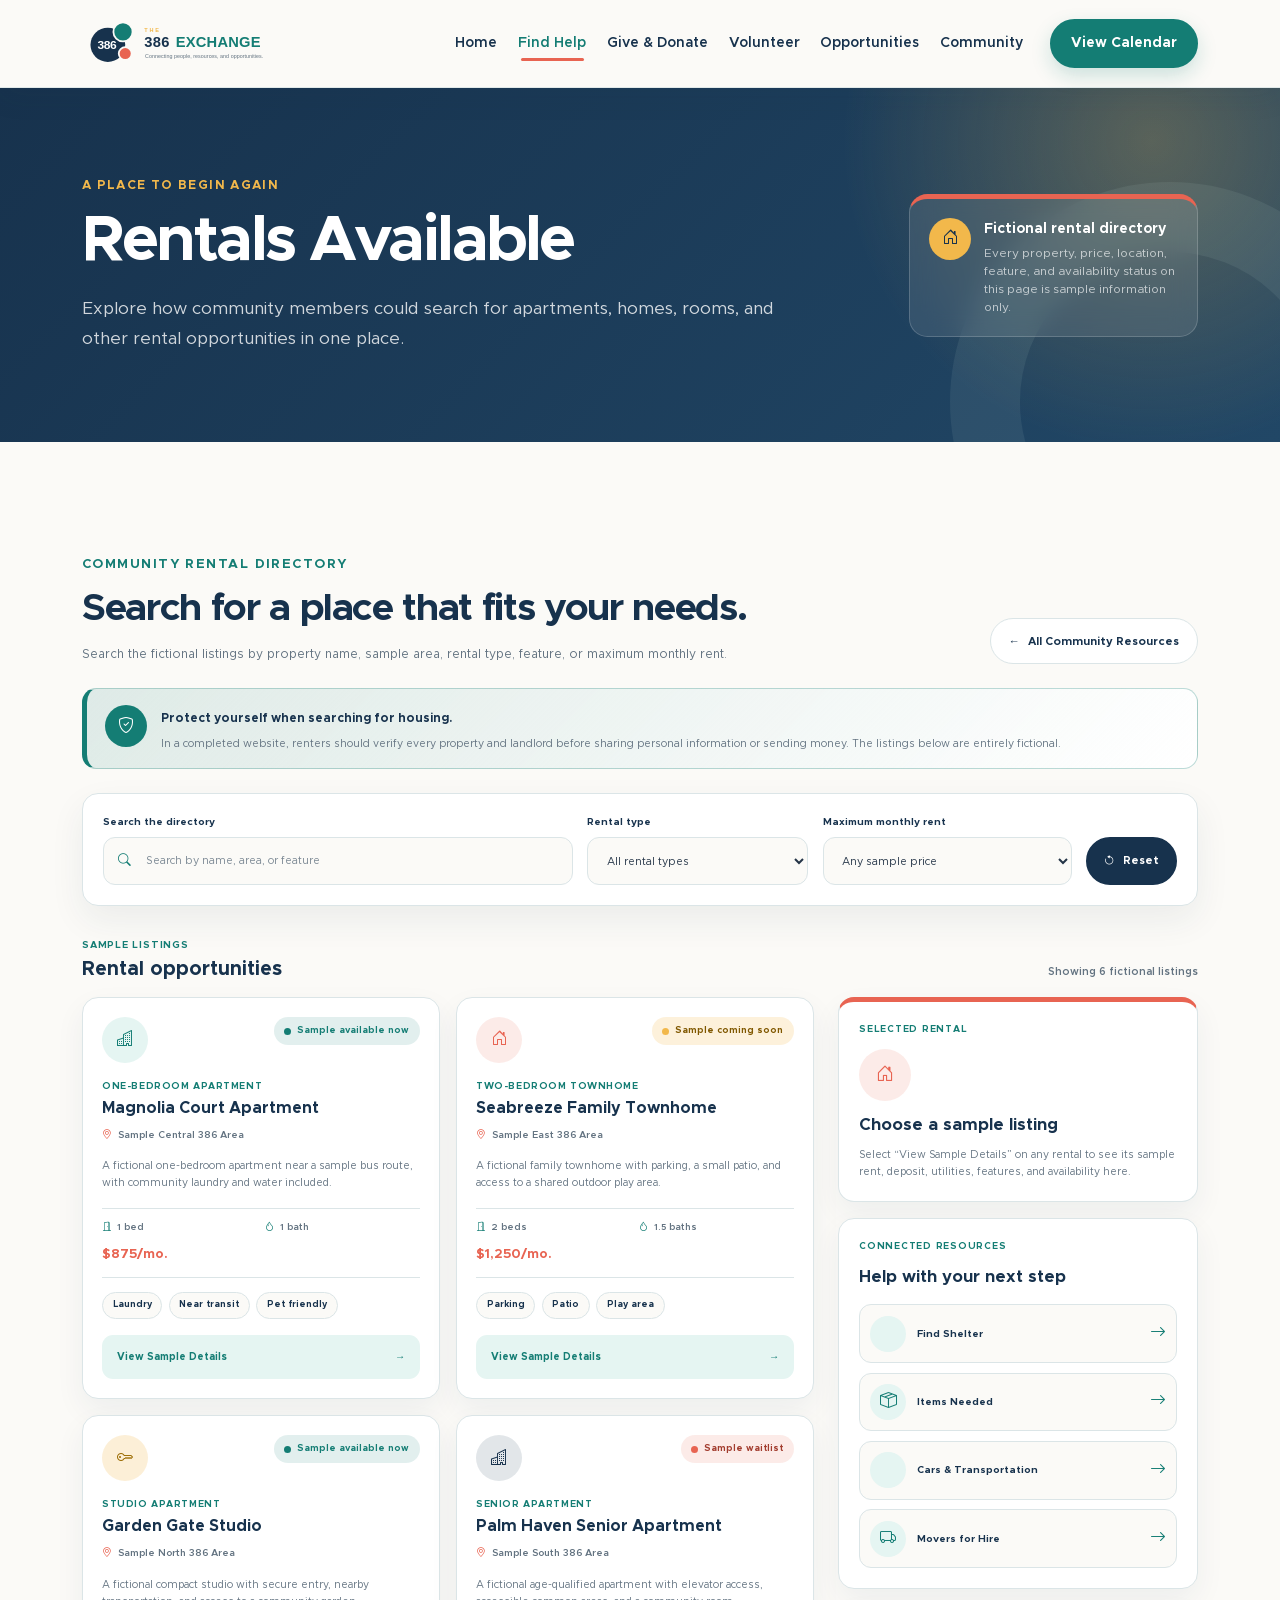
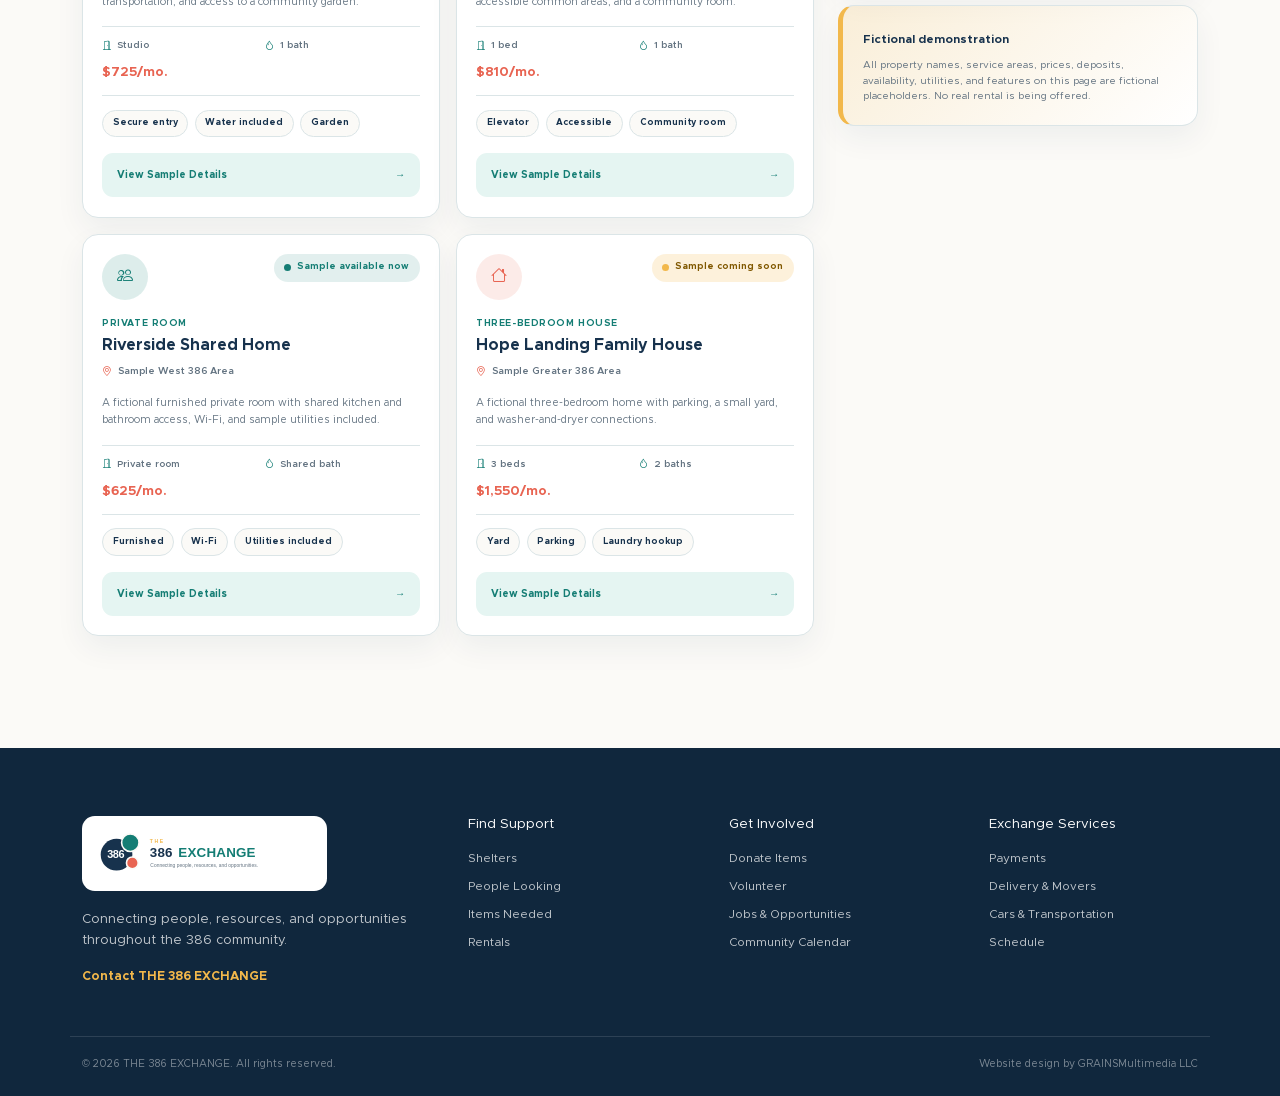
<file: rentals.html>
<!DOCTYPE html>
<html lang="en">
  <head>
    <meta charset="utf-8">
    <meta name="viewport" content="width=device-width, initial-scale=1">

    <meta
      name="description"
      content="Explore fictional rental listings in THE 386 EXCHANGE website demonstration."
    >
    <meta name="author" content="GRAINSMultimedia LLC">
    <meta name="robots" content="noindex, nofollow">

    <title>Rentals Available | THE 386 EXCHANGE</title>

    <link rel="stylesheet" href="css/bootstrap.min.css">
    <link rel="stylesheet" href="css/bootstrap-icons.css">
    <link rel="stylesheet" href="css/the-386-exchange.css">
    <link rel="stylesheet" href="css/inner-pages.css">
  </head>

  <body class="inner-page rentals-page">
    <header id="site-header" class="site-header inner-page-header">
      <nav class="navbar navbar-expand-lg site-navigation">
        <div class="container">
          <a
            class="navbar-brand"
            href="index.html"
            aria-label="THE 386 EXCHANGE home"
          >
            <img
              src="images/the-386-exchange-logo.svg"
              alt="THE 386 EXCHANGE"
              class="site-logo"
            >
          </a>

          <button
            class="navbar-toggler"
            type="button"
            data-bs-toggle="collapse"
            data-bs-target="#main-navigation"
            aria-controls="main-navigation"
            aria-expanded="false"
            aria-label="Open navigation menu"
          >
            <i class="bi bi-list" aria-hidden="true"></i>
          </button>

          <div class="collapse navbar-collapse" id="main-navigation">
            <ul class="navbar-nav ms-auto align-items-lg-center">
              <li class="nav-item">
                <a class="nav-link" href="index.html">Home</a>
              </li>

              <li class="nav-item">
                <a
                  class="nav-link active"
                  href="rentals.html"
                  aria-current="page"
                >
                  Find Help
                </a>
              </li>

              <li class="nav-item">
                <a class="nav-link" href="donate.html">
                  Give &amp; Donate
                </a>
              </li>

              <li class="nav-item">
                <a class="nav-link" href="volunteer.html">
                  Volunteer
                </a>
              </li>

              <li class="nav-item">
                <a class="nav-link" href="opportunities.html">
                  Opportunities
                </a>
              </li>

              <li class="nav-item">
                <a class="nav-link" href="index.html#find-help">
                  Community
                </a>
              </li>

              <li class="nav-item ms-lg-3">
                <a class="btn navigation-button" href="calendar.html">
                  View Calendar
                </a>
              </li>
            </ul>
          </div>
        </div>
      </nav>
    </header>

    <main id="main-content">
      <section class="inner-page-hero rentals-page-hero">
        <div class="container">
          <div class="inner-page-hero-grid">
            <div>
              <p class="inner-page-eyebrow">
                A place to begin again
              </p>

              <h1>Rentals Available</h1>

              <p>
                Explore how community members could search for apartments,
                homes, rooms, and other rental opportunities in one place.
              </p>
            </div>

            <div class="hero-note rental-hero-note" role="note">
              <span class="hero-note-icon" aria-hidden="true">
                <i class="bi bi-house-door"></i>
              </span>

              <div>
                <strong>Fictional rental directory</strong>

                <span>
                  Every property, price, location, feature, and availability
                  status on this page is sample information only.
                </span>
              </div>
            </div>
          </div>
        </div>
      </section>

      <section
        class="rental-section section-padding"
        aria-labelledby="rental-heading"
      >
        <div class="container">
          <div class="rental-intro">
            <div>
              <p class="section-eyebrow">
                Community rental directory
              </p>

              <h2 id="rental-heading">
                Search for a place that fits your needs.
              </h2>

              <p>
                Search the fictional listings by property name, sample area,
                rental type, feature, or maximum monthly rent.
              </p>
            </div>

            <a class="rental-home-link" href="index.html#find-help">
              <span aria-hidden="true">&larr;</span>
              All Community Resources
            </a>
          </div>

          <div class="rental-safety-note" role="note">
            <span aria-hidden="true">
              <i class="bi bi-shield-check"></i>
            </span>

            <div>
              <strong>
                Protect yourself when searching for housing.
              </strong>

              <p>
                In a completed website, renters should verify every property
                and landlord before sharing personal information or sending
                money. The listings below are entirely fictional.
              </p>
            </div>
          </div>

          <div
            class="rental-search-panel"
            role="search"
            aria-label="Search sample rental listings"
          >
            <div class="rental-search-field">
              <label for="rental-search">
                Search the directory
              </label>

              <div class="rental-search-input">
                <i class="bi bi-search" aria-hidden="true"></i>

                <input
                  type="search"
                  id="rental-search"
                  placeholder="Search by name, area, or feature"
                  autocomplete="off"
                >
              </div>
            </div>

            <div class="rental-filter-field">
              <label for="rental-type">
                Rental type
              </label>

              <select id="rental-type">
                <option value="all">All rental types</option>
                <option value="apartment">Apartment</option>
                <option value="studio">Studio</option>
                <option value="townhome">Townhome</option>
                <option value="house">House</option>
                <option value="room">Private room</option>
                <option value="senior">Senior housing</option>
              </select>
            </div>

            <div class="rental-filter-field">
              <label for="rental-price">
                Maximum monthly rent
              </label>

              <select id="rental-price">
                <option value="all">Any sample price</option>
                <option value="700">Up to $700</option>
                <option value="900">Up to $900</option>
                <option value="1200">Up to $1,200</option>
                <option value="1600">Up to $1,600</option>
              </select>
            </div>

            <button
              id="reset-rental-filters"
              class="rental-reset-button"
              type="button"
            >
              <i
                class="bi bi-arrow-counterclockwise"
                aria-hidden="true"
              ></i>
              Reset
            </button>
          </div>

          <div class="rental-results-heading">
            <div>
              <p class="rental-results-label">
                Sample listings
              </p>

              <h2>Rental opportunities</h2>
            </div>

            <p id="rental-result-count" aria-live="polite">
              Showing 6 fictional listings
            </p>
          </div>

          <div class="rental-layout">
            <div>
              <div id="rental-list" class="rental-list">
                <article
                  class="rental-card"
                  data-rental-card
                  data-name="Magnolia Court Apartment"
                  data-type="apartment"
                  data-price="875"
                  data-search="magnolia court apartment one bedroom central 386 laundry bus route pet friendly water trash"
                >
                  <div class="rental-card-top">
                    <span
                      class="rental-card-icon"
                      aria-hidden="true"
                    >
                      <i class="bi bi-building"></i>
                    </span>

                    <span class="rental-status rental-status-open">
                      <span aria-hidden="true"></span>
                      Sample available now
                    </span>
                  </div>

                  <div class="rental-card-copy">
                    <p>One-bedroom apartment</p>

                    <h3>Magnolia Court Apartment</h3>

                    <span class="rental-location">
                      <i
                        class="bi bi-geo-alt"
                        aria-hidden="true"
                      ></i>
                      Sample Central 386 Area
                    </span>

                    <p class="rental-description">
                      A fictional one-bedroom apartment near a sample bus
                      route, with community laundry and water included.
                    </p>
                  </div>

                  <div
                    class="rental-card-facts"
                    aria-label="Sample rental facts"
                  >
                    <span>
                      <i
                        class="bi bi-door-open"
                        aria-hidden="true"
                      ></i>
                      1 bed
                    </span>

                    <span>
                      <i
                        class="bi bi-droplet"
                        aria-hidden="true"
                      ></i>
                      1 bath
                    </span>

                    <strong>$875/mo.</strong>
                  </div>

                  <ul
                    class="rental-features"
                    aria-label="Sample features"
                  >
                    <li>Laundry</li>
                    <li>Near transit</li>
                    <li>Pet friendly</li>
                  </ul>

                  <div class="rental-card-actions">
                    <button
                      class="rental-details-button"
                      type="button"
                      data-rental-name="Magnolia Court Apartment"
                      data-rental-type="One-bedroom apartment"
                      data-rental-area="Sample Central 386 Area"
                      data-rental-rent="$875 per month"
                      data-rental-status="Sample available now"
                      data-rental-deposit="$500 sample deposit"
                      data-rental-utilities="Water and trash shown as included"
                      data-rental-features="Community laundry, nearby bus route, pet-friendly sample policy"
                      data-rental-description="A fictional one-bedroom apartment demonstrating how renters could review monthly rent, deposits, included utilities, features, and availability before requesting more information."
                    >
                      View Sample Details
                      <span aria-hidden="true">&rarr;</span>
                    </button>
                  </div>
                </article>

                <article
                  class="rental-card"
                  data-rental-card
                  data-name="Seabreeze Family Townhome"
                  data-type="townhome"
                  data-price="1250"
                  data-search="seabreeze family townhome two bedroom east 386 patio parking play area electric"
                >
                  <div class="rental-card-top">
                    <span
                      class="rental-card-icon rental-card-icon-coral"
                      aria-hidden="true"
                    >
                      <i class="bi bi-house-door"></i>
                    </span>

                    <span class="rental-status rental-status-upcoming">
                      <span aria-hidden="true"></span>
                      Sample coming soon
                    </span>
                  </div>

                  <div class="rental-card-copy">
                    <p>Two-bedroom townhome</p>

                    <h3>Seabreeze Family Townhome</h3>

                    <span class="rental-location">
                      <i
                        class="bi bi-geo-alt"
                        aria-hidden="true"
                      ></i>
                      Sample East 386 Area
                    </span>

                    <p class="rental-description">
                      A fictional family townhome with parking, a small
                      patio, and access to a shared outdoor play area.
                    </p>
                  </div>

                  <div
                    class="rental-card-facts"
                    aria-label="Sample rental facts"
                  >
                    <span>
                      <i
                        class="bi bi-door-open"
                        aria-hidden="true"
                      ></i>
                      2 beds
                    </span>

                    <span>
                      <i
                        class="bi bi-droplet"
                        aria-hidden="true"
                      ></i>
                      1.5 baths
                    </span>

                    <strong>$1,250/mo.</strong>
                  </div>

                  <ul
                    class="rental-features"
                    aria-label="Sample features"
                  >
                    <li>Parking</li>
                    <li>Patio</li>
                    <li>Play area</li>
                  </ul>

                  <div class="rental-card-actions">
                    <button
                      class="rental-details-button"
                      type="button"
                      data-rental-name="Seabreeze Family Townhome"
                      data-rental-type="Two-bedroom townhome"
                      data-rental-area="Sample East 386 Area"
                      data-rental-rent="$1,250 per month"
                      data-rental-status="Sample coming soon"
                      data-rental-deposit="$800 sample deposit"
                      data-rental-utilities="Tenant shown as responsible for electric"
                      data-rental-features="Reserved parking, small patio, shared outdoor play area"
                      data-rental-description="A fictional townhome listing showing how a family could compare bedrooms, bathrooms, monthly rent, utilities, and community features."
                    >
                      View Sample Details
                      <span aria-hidden="true">&rarr;</span>
                    </button>
                  </div>
                </article>

                <article
                  class="rental-card"
                  data-rental-card
                  data-name="Garden Gate Studio"
                  data-type="studio"
                  data-price="725"
                  data-search="garden gate studio north 386 secure entry garden transit water compact apartment"
                >
                  <div class="rental-card-top">
                    <span
                      class="rental-card-icon rental-card-icon-gold"
                      aria-hidden="true"
                    >
                      <i class="bi bi-key"></i>
                    </span>

                    <span class="rental-status rental-status-open">
                      <span aria-hidden="true"></span>
                      Sample available now
                    </span>
                  </div>

                  <div class="rental-card-copy">
                    <p>Studio apartment</p>

                    <h3>Garden Gate Studio</h3>

                    <span class="rental-location">
                      <i
                        class="bi bi-geo-alt"
                        aria-hidden="true"
                      ></i>
                      Sample North 386 Area
                    </span>

                    <p class="rental-description">
                      A fictional compact studio with secure entry, nearby
                      transportation, and access to a community garden.
                    </p>
                  </div>

                  <div
                    class="rental-card-facts"
                    aria-label="Sample rental facts"
                  >
                    <span>
                      <i
                        class="bi bi-door-open"
                        aria-hidden="true"
                      ></i>
                      Studio
                    </span>

                    <span>
                      <i
                        class="bi bi-droplet"
                        aria-hidden="true"
                      ></i>
                      1 bath
                    </span>

                    <strong>$725/mo.</strong>
                  </div>

                  <ul
                    class="rental-features"
                    aria-label="Sample features"
                  >
                    <li>Secure entry</li>
                    <li>Water included</li>
                    <li>Garden</li>
                  </ul>

                  <div class="rental-card-actions">
                    <button
                      class="rental-details-button"
                      type="button"
                      data-rental-name="Garden Gate Studio"
                      data-rental-type="Studio apartment"
                      data-rental-area="Sample North 386 Area"
                      data-rental-rent="$725 per month"
                      data-rental-status="Sample available now"
                      data-rental-deposit="$400 sample deposit"
                      data-rental-utilities="Water shown as included"
                      data-rental-features="Secure entry, nearby transportation, community garden"
                      data-rental-description="A fictional studio listing demonstrating an affordable-looking option with clearly organized cost, utility, and building-feature information."
                    >
                      View Sample Details
                      <span aria-hidden="true">&rarr;</span>
                    </button>
                  </div>
                </article>

                <article
                  class="rental-card"
                  data-rental-card
                  data-name="Palm Haven Senior Apartment"
                  data-type="senior"
                  data-price="810"
                  data-search="palm haven senior apartment one bedroom south 386 elevator accessibility community room age eligibility"
                >
                  <div class="rental-card-top">
                    <span
                      class="rental-card-icon rental-card-icon-navy"
                      aria-hidden="true"
                    >
                      <i class="bi bi-building"></i>
                    </span>

                    <span class="rental-status rental-status-waitlist">
                      <span aria-hidden="true"></span>
                      Sample waitlist
                    </span>
                  </div>

                  <div class="rental-card-copy">
                    <p>Senior apartment</p>

                    <h3>Palm Haven Senior Apartment</h3>

                    <span class="rental-location">
                      <i
                        class="bi bi-geo-alt"
                        aria-hidden="true"
                      ></i>
                      Sample South 386 Area
                    </span>

                    <p class="rental-description">
                      A fictional age-qualified apartment with elevator
                      access, accessible common areas, and a community room.
                    </p>
                  </div>

                  <div
                    class="rental-card-facts"
                    aria-label="Sample rental facts"
                  >
                    <span>
                      <i
                        class="bi bi-door-open"
                        aria-hidden="true"
                      ></i>
                      1 bed
                    </span>

                    <span>
                      <i
                        class="bi bi-droplet"
                        aria-hidden="true"
                      ></i>
                      1 bath
                    </span>

                    <strong>$810/mo.</strong>
                  </div>

                  <ul
                    class="rental-features"
                    aria-label="Sample features"
                  >
                    <li>Elevator</li>
                    <li>Accessible</li>
                    <li>Community room</li>
                  </ul>

                  <div class="rental-card-actions">
                    <button
                      class="rental-details-button"
                      type="button"
                      data-rental-name="Palm Haven Senior Apartment"
                      data-rental-type="Age-qualified senior apartment"
                      data-rental-area="Sample South 386 Area"
                      data-rental-rent="$810 per month"
                      data-rental-status="Sample waitlist"
                      data-rental-deposit="$450 sample deposit"
                      data-rental-utilities="Water and basic cable shown as included"
                      data-rental-features="Elevator access, accessible common areas, community room"
                      data-rental-description="A fictional senior-housing listing demonstrating how eligibility, accessibility features, costs, and waitlist information could be presented."
                    >
                      View Sample Details
                      <span aria-hidden="true">&rarr;</span>
                    </button>
                  </div>
                </article>

                <article
                  class="rental-card"
                  data-rental-card
                  data-name="Riverside Shared Home"
                  data-type="room"
                  data-price="625"
                  data-search="riverside shared home private furnished room west 386 wifi utilities kitchen month to month"
                >
                  <div class="rental-card-top">
                    <span
                      class="rental-card-icon rental-card-icon-teal"
                      aria-hidden="true"
                    >
                      <i class="bi bi-people"></i>
                    </span>

                    <span class="rental-status rental-status-open">
                      <span aria-hidden="true"></span>
                      Sample available now
                    </span>
                  </div>

                  <div class="rental-card-copy">
                    <p>Private room</p>

                    <h3>Riverside Shared Home</h3>

                    <span class="rental-location">
                      <i
                        class="bi bi-geo-alt"
                        aria-hidden="true"
                      ></i>
                      Sample West 386 Area
                    </span>

                    <p class="rental-description">
                      A fictional furnished private room with shared kitchen
                      and bathroom access, Wi-Fi, and sample utilities included.
                    </p>
                  </div>

                  <div
                    class="rental-card-facts"
                    aria-label="Sample rental facts"
                  >
                    <span>
                      <i
                        class="bi bi-door-open"
                        aria-hidden="true"
                      ></i>
                      Private room
                    </span>

                    <span>
                      <i
                        class="bi bi-droplet"
                        aria-hidden="true"
                      ></i>
                      Shared bath
                    </span>

                    <strong>$625/mo.</strong>
                  </div>

                  <ul
                    class="rental-features"
                    aria-label="Sample features"
                  >
                    <li>Furnished</li>
                    <li>Wi-Fi</li>
                    <li>Utilities included</li>
                  </ul>

                  <div class="rental-card-actions">
                    <button
                      class="rental-details-button"
                      type="button"
                      data-rental-name="Riverside Shared Home"
                      data-rental-type="Furnished private room"
                      data-rental-area="Sample West 386 Area"
                      data-rental-rent="$625 per month"
                      data-rental-status="Sample available now"
                      data-rental-deposit="$300 sample deposit"
                      data-rental-utilities="Sample utilities and Wi-Fi included"
                      data-rental-features="Furnished room, shared kitchen, shared bathroom, month-to-month sample term"
                      data-rental-description="A fictional room listing showing how shared-space details, included utilities, furnishing, and rental terms could be explained before contact."
                    >
                      View Sample Details
                      <span aria-hidden="true">&rarr;</span>
                    </button>
                  </div>
                </article>

                <article
                  class="rental-card"
                  data-rental-card
                  data-name="Hope Landing Family House"
                  data-type="house"
                  data-price="1550"
                  data-search="hope landing family house three bedroom greater 386 yard parking washer dryer hookup coming soon"
                >
                  <div class="rental-card-top">
                    <span
                      class="rental-card-icon rental-card-icon-coral"
                      aria-hidden="true"
                    >
                      <i class="bi bi-house"></i>
                    </span>

                    <span class="rental-status rental-status-upcoming">
                      <span aria-hidden="true"></span>
                      Sample coming soon
                    </span>
                  </div>

                  <div class="rental-card-copy">
                    <p>Three-bedroom house</p>

                    <h3>Hope Landing Family House</h3>

                    <span class="rental-location">
                      <i
                        class="bi bi-geo-alt"
                        aria-hidden="true"
                      ></i>
                      Sample Greater 386 Area
                    </span>

                    <p class="rental-description">
                      A fictional three-bedroom home with parking, a small
                      yard, and washer-and-dryer connections.
                    </p>
                  </div>

                  <div
                    class="rental-card-facts"
                    aria-label="Sample rental facts"
                  >
                    <span>
                      <i
                        class="bi bi-door-open"
                        aria-hidden="true"
                      ></i>
                      3 beds
                    </span>

                    <span>
                      <i
                        class="bi bi-droplet"
                        aria-hidden="true"
                      ></i>
                      2 baths
                    </span>

                    <strong>$1,550/mo.</strong>
                  </div>

                  <ul
                    class="rental-features"
                    aria-label="Sample features"
                  >
                    <li>Yard</li>
                    <li>Parking</li>
                    <li>Laundry hookup</li>
                  </ul>

                  <div class="rental-card-actions">
                    <button
                      class="rental-details-button"
                      type="button"
                      data-rental-name="Hope Landing Family House"
                      data-rental-type="Three-bedroom house"
                      data-rental-area="Sample Greater 386 Area"
                      data-rental-rent="$1,550 per month"
                      data-rental-status="Sample coming soon"
                      data-rental-deposit="$1,000 sample deposit"
                      data-rental-utilities="Tenant shown as responsible for all utilities"
                      data-rental-features="Small yard, driveway parking, washer-and-dryer connections"
                      data-rental-description="A fictional family-house listing demonstrating how larger rental options, move-in costs, utilities, and property features could be compared."
                    >
                      View Sample Details
                      <span aria-hidden="true">&rarr;</span>
                    </button>
                  </div>
                </article>
              </div>

              <div
                id="rental-empty-state"
                class="rental-empty-state"
                aria-live="polite"
                hidden
              >
                <span aria-hidden="true">
                  <i class="bi bi-search"></i>
                </span>

                <h2>
                  No sample rentals match those filters.
                </h2>

                <p>
                  Try a different search term, rental type, or maximum rent.
                </p>

                <button
                  id="empty-reset-rental-filters"
                  type="button"
                >
                  Show All Sample Rentals
                </button>
              </div>
            </div>

            <aside
              class="rental-sidebar"
              aria-label="Rental listing information"
            >
              <section
                id="rental-details-panel"
                class="rental-details-card"
                aria-labelledby="selected-rental-heading"
                tabindex="-1"
              >
                <p class="rental-sidebar-label">
                  Selected rental
                </p>

                <span
                  class="rental-details-icon"
                  aria-hidden="true"
                >
                  <i class="bi bi-house-door"></i>
                </span>

                <h2 id="selected-rental-heading">
                  Choose a sample listing
                </h2>

                <p id="selected-rental-description">
                  Select “View Sample Details” on any rental to see its sample
                  rent, deposit, utilities, features, and availability here.
                </p>

                <div id="selected-rental-information" hidden>
                  <dl class="rental-details-list">
                    <div>
                      <dt>Type</dt>
                      <dd id="selected-rental-type">
                        Not selected
                      </dd>
                    </div>

                    <div>
                      <dt>Sample area</dt>
                      <dd id="selected-rental-area">
                        Not selected
                      </dd>
                    </div>

                    <div>
                      <dt>Monthly rent</dt>
                      <dd id="selected-rental-rent">
                        Not selected
                      </dd>
                    </div>

                    <div>
                      <dt>Availability</dt>
                      <dd id="selected-rental-status">
                        Not selected
                      </dd>
                    </div>

                    <div>
                      <dt>Deposit</dt>
                      <dd id="selected-rental-deposit">
                        Not selected
                      </dd>
                    </div>

                    <div>
                      <dt>Utilities</dt>
                      <dd id="selected-rental-utilities">
                        Not selected
                      </dd>
                    </div>

                    <div>
                      <dt>Features</dt>
                      <dd id="selected-rental-features">
                        Not selected
                      </dd>
                    </div>
                  </dl>

                  <a
                    class="rental-request-button"
                    href="schedule.html"
                  >
                    Request Sample Information
                    <span aria-hidden="true">&rarr;</span>
                  </a>
                </div>
              </section>

              <section
                class="rental-more-help-card"
                aria-labelledby="rental-more-help-heading"
              >
                <p class="rental-sidebar-label">
                  Connected resources
                </p>

                <h2 id="rental-more-help-heading">
                  Help with your next step
                </h2>

                <div class="rental-more-help-links">
                  <a href="shelters.html">
                    <span aria-hidden="true">
                      <i class="bi bi-house-heart"></i>
                    </span>

                    <strong>Find Shelter</strong>

                    <i
                      class="bi bi-arrow-right"
                      aria-hidden="true"
                    ></i>
                  </a>

                  <a href="items-needed.html">
                    <span aria-hidden="true">
                      <i class="bi bi-box-seam"></i>
                    </span>

                    <strong>Items Needed</strong>

                    <i
                      class="bi bi-arrow-right"
                      aria-hidden="true"
                    ></i>
                  </a>

                  <a href="cars.html">
                    <span aria-hidden="true">
                      <i class="bi bi-car-front"></i>
                    </span>

                    <strong>Cars &amp; Transportation</strong>

                    <i
                      class="bi bi-arrow-right"
                      aria-hidden="true"
                    ></i>
                  </a>

                  <a href="movers.html">
                    <span aria-hidden="true">
                      <i class="bi bi-truck"></i>
                    </span>

                    <strong>Movers for Hire</strong>

                    <i
                      class="bi bi-arrow-right"
                      aria-hidden="true"
                    ></i>
                  </a>
                </div>
              </section>

              <div class="rental-demo-note" role="note">
                <strong>Fictional demonstration</strong>

                <p>
                  All property names, service areas, prices, deposits,
                  availability, utilities, and features on this page are
                  fictional placeholders. No real rental is being offered.
                </p>
              </div>
            </aside>
          </div>
        </div>
      </section>
    </main>

    <footer id="site-footer" class="site-footer">
      <div class="container footer-grid">
        <div class="footer-brand">
          <img
            src="images/the-386-exchange-logo.svg"
            alt="THE 386 EXCHANGE"
          >

          <p>
            Connecting people, resources, and opportunities throughout the
            386 community.
          </p>

          <a href="contact.html">
            Contact THE 386 EXCHANGE
          </a>
        </div>

        <div>
          <h2>Find Support</h2>
          <a href="shelters.html">Shelters</a>
          <a href="people-looking.html">People Looking</a>
          <a href="items-needed.html">Items Needed</a>
          <a href="rentals.html" aria-current="page">
            Rentals
          </a>
        </div>

        <div>
          <h2>Get Involved</h2>
          <a href="donate.html">Donate Items</a>
          <a href="volunteer.html">Volunteer</a>
          <a href="opportunities.html">
            Jobs &amp; Opportunities
          </a>
          <a href="calendar.html">
            Community Calendar
          </a>
        </div>

        <div>
          <h2>Exchange Services</h2>
          <a href="payments.html">Payments</a>
          <a href="movers.html">Delivery &amp; Movers</a>
          <a href="cars.html">Cars &amp; Transportation</a>
          <a href="schedule.html">Schedule</a>
        </div>
      </div>

      <div class="container footer-bottom">
        <span>
          &copy; 2026 THE 386 EXCHANGE. All rights reserved.
        </span>

        <span>
          Website design by GRAINSMultimedia LLC
        </span>
      </div>
    </footer>

    <script src="js/bootstrap.min.js"></script>
    <script src="js/the-386-exchange.js"></script>
  </body>
</html>
</file>
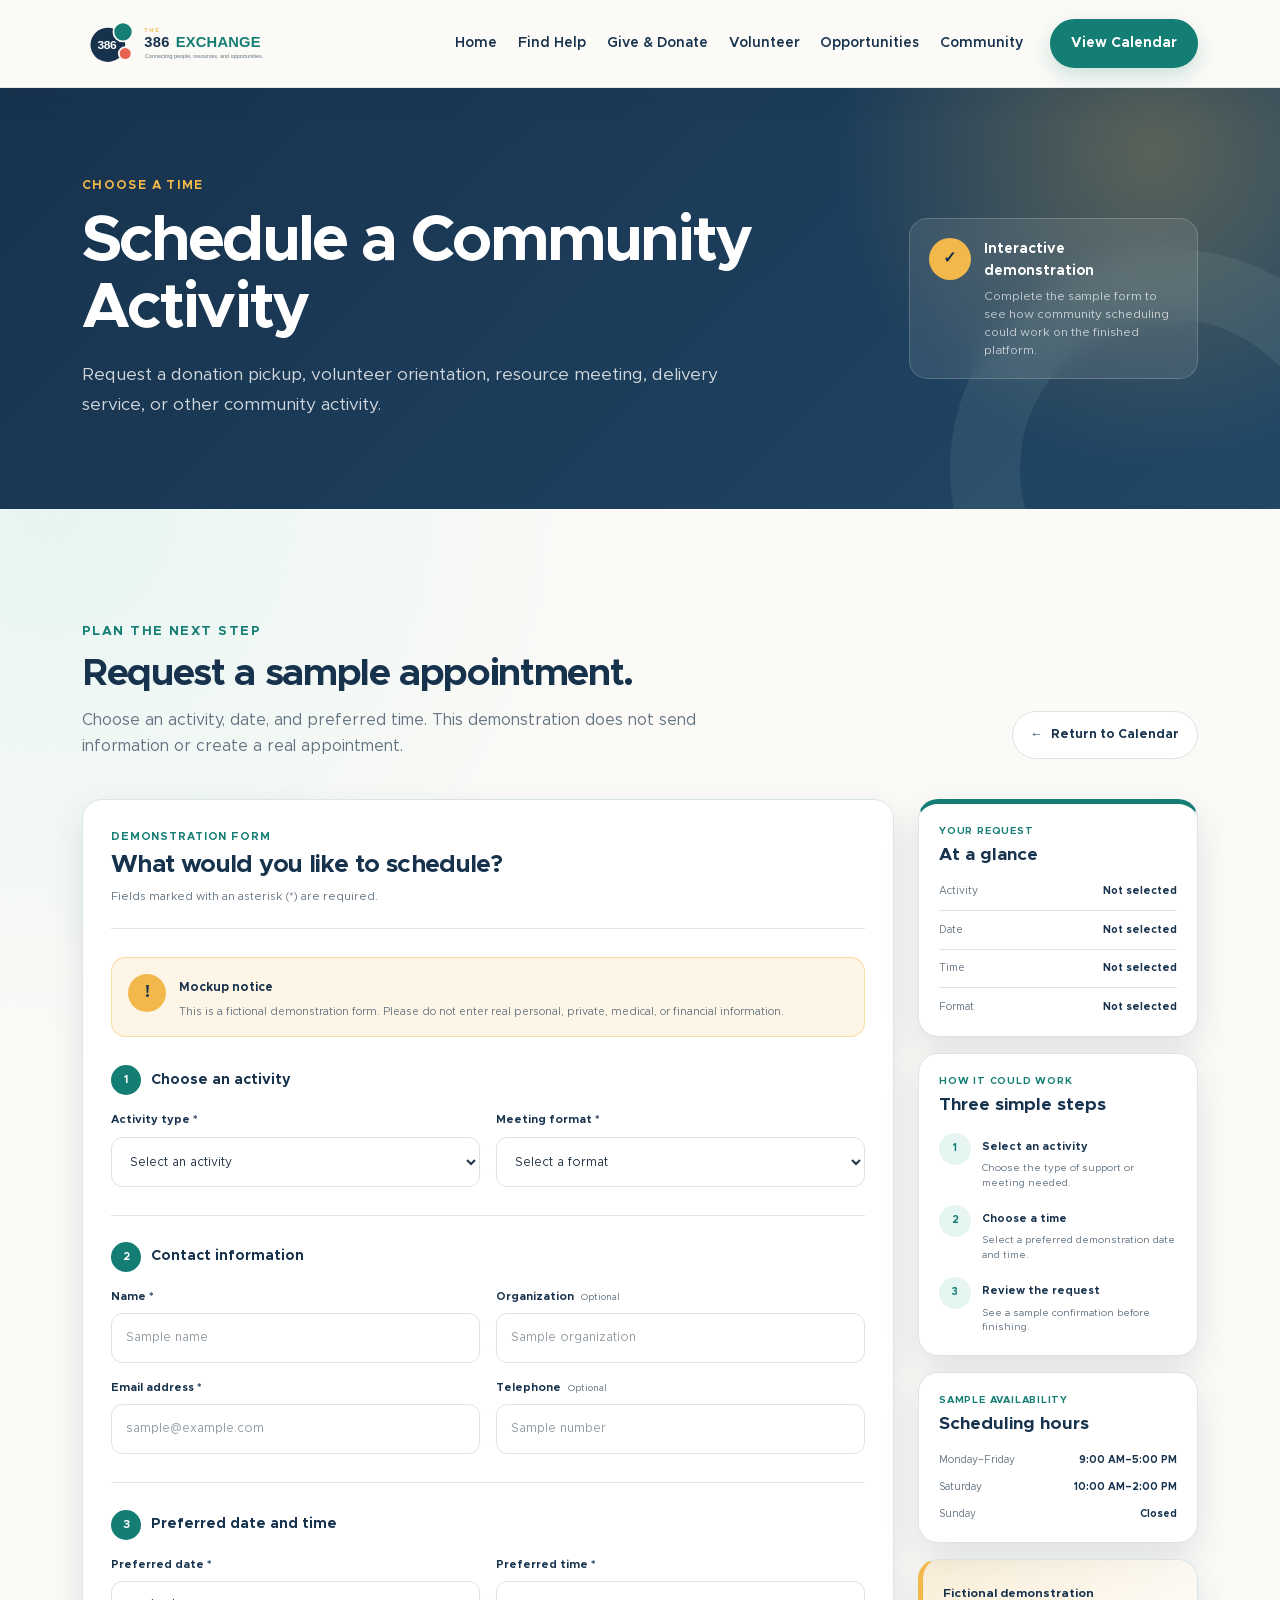
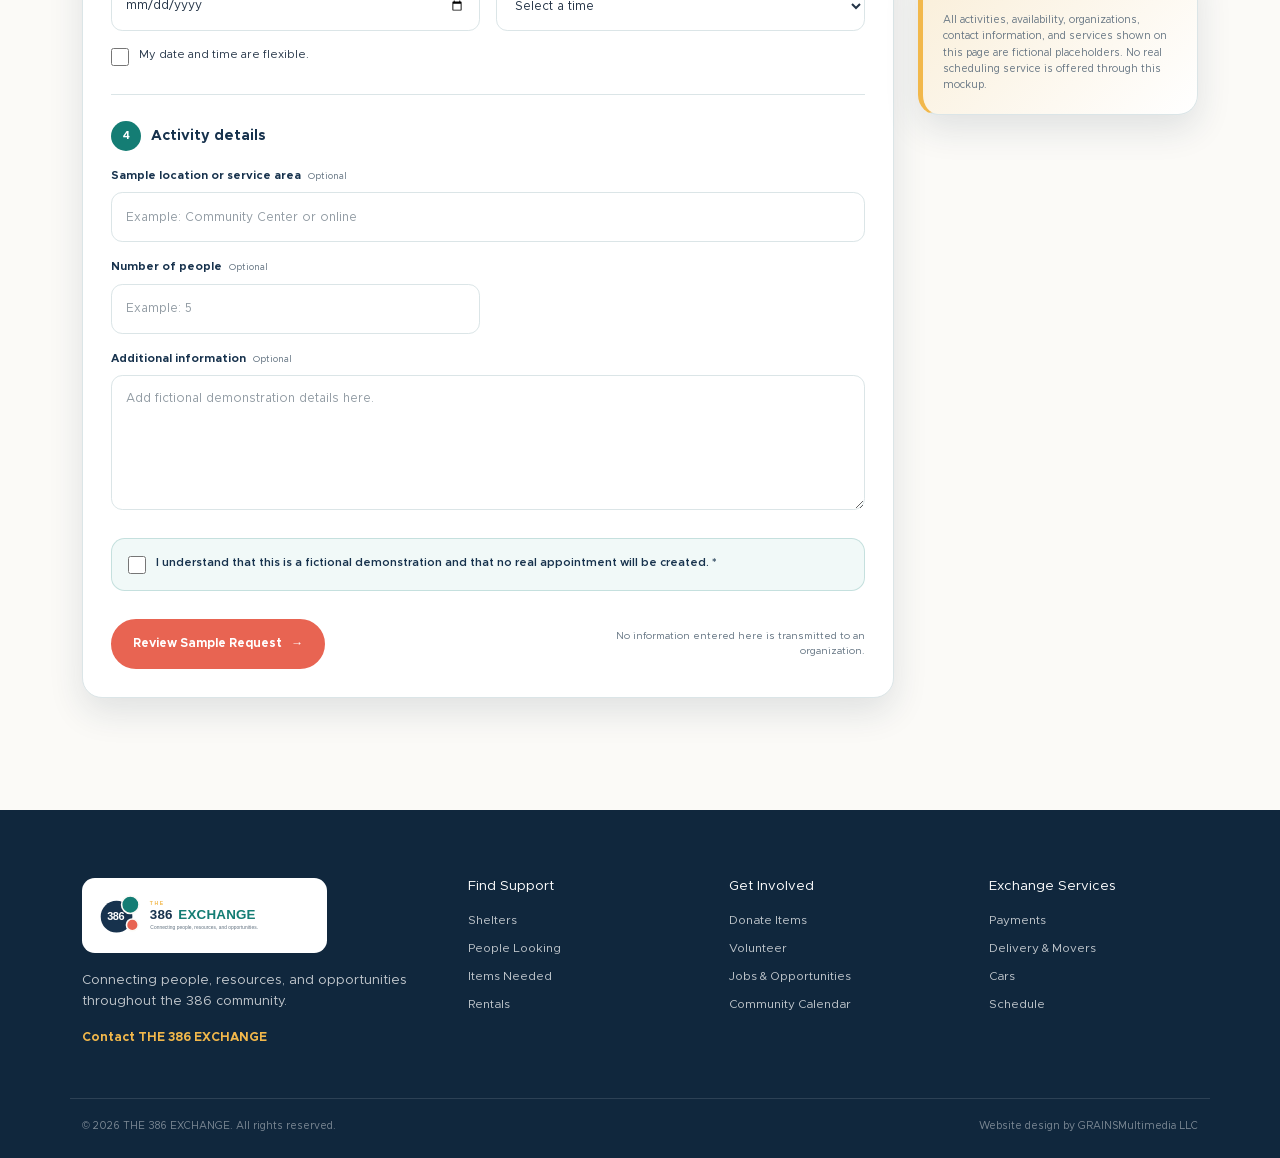
<file: schedule.html>
<!DOCTYPE html>
<html lang="en">
  <head>
    <meta charset="utf-8">
    <meta name="viewport" content="width=device-width, initial-scale=1">

    <meta
      name="description"
      content="Schedule a demonstration community activity through THE 386 EXCHANGE."
    >
    <meta name="author" content="GRAINSMultimedia LLC">
    <meta name="robots" content="noindex, nofollow">

    <title>Schedule an Activity | THE 386 EXCHANGE</title>

    <link rel="stylesheet" href="css/bootstrap.min.css">
    <link rel="stylesheet" href="css/bootstrap-icons.css">
    <link rel="stylesheet" href="css/the-386-exchange.css">
    <link rel="stylesheet" href="css/inner-pages.css">
  </head>

  <body class="inner-page schedule-page">
    <header id="site-header" class="site-header inner-page-header">
      <nav class="navbar navbar-expand-lg site-navigation">
        <div class="container">
          <a
            class="navbar-brand"
            href="index.html"
            aria-label="THE 386 EXCHANGE home"
          >
            <img
              src="images/the-386-exchange-logo.svg"
              alt="THE 386 EXCHANGE"
              class="site-logo"
            >
          </a>

          <button
            class="navbar-toggler"
            type="button"
            data-bs-toggle="collapse"
            data-bs-target="#main-navigation"
            aria-controls="main-navigation"
            aria-expanded="false"
            aria-label="Open navigation menu"
          >
            <i class="bi bi-list" aria-hidden="true"></i>
          </button>

          <div class="collapse navbar-collapse" id="main-navigation">
            <ul class="navbar-nav ms-auto align-items-lg-center">
              <li class="nav-item">
                <a class="nav-link" href="index.html">Home</a>
              </li>

              <li class="nav-item">
                <a class="nav-link" href="shelters.html">Find Help</a>
              </li>

              <li class="nav-item">
                <a class="nav-link" href="donate.html">Give &amp; Donate</a>
              </li>

              <li class="nav-item">
                <a class="nav-link" href="volunteer.html">Volunteer</a>
              </li>

              <li class="nav-item">
                <a class="nav-link" href="opportunities.html">
                  Opportunities
                </a>
              </li>

              <li class="nav-item">
                <a class="nav-link" href="index.html#find-help">Community</a>
              </li>

              <li class="nav-item ms-lg-3">
                <a class="btn navigation-button" href="calendar.html">
                  View Calendar
                </a>
              </li>
            </ul>
          </div>
        </div>
      </nav>
    </header>

    <main id="main-content">
      <section class="inner-page-hero">
        <div class="container">
          <div class="inner-page-hero-grid">
            <div>
              <p class="inner-page-eyebrow">Choose a time</p>

              <h1>Schedule a Community Activity</h1>

              <p>
                Request a donation pickup, volunteer orientation, resource
                meeting, delivery service, or other community activity.
              </p>
            </div>

            <div class="hero-note" role="note">
              <span class="hero-note-icon" aria-hidden="true">✓</span>

              <div>
                <strong>Interactive demonstration</strong>

                <span>
                  Complete the sample form to see how community scheduling
                  could work on the finished platform.
                </span>
              </div>
            </div>
          </div>
        </div>
      </section>

      <section
        class="schedule-section section-padding"
        aria-labelledby="schedule-heading"
      >
        <div class="container">
          <div class="schedule-intro">
            <div>
              <p class="section-eyebrow">Plan the next step</p>

              <h2 id="schedule-heading">Request a sample appointment.</h2>

              <p>
                Choose an activity, date, and preferred time. This demonstration
                does not send information or create a real appointment.
              </p>
            </div>

            <a class="schedule-calendar-link" href="calendar.html">
              <span aria-hidden="true">←</span>
              Return to Calendar
            </a>
          </div>

          <div class="schedule-layout">
            <div class="schedule-form-card">
              <form id="schedule-form" class="schedule-form">
                <div class="schedule-form-heading">
                  <p>Demonstration form</p>
                  <h2>What would you like to schedule?</h2>

                  <span>
                    Fields marked with an asterisk (*) are required.
                  </span>
                </div>

                <div class="schedule-warning" role="note">
                  <span class="schedule-warning-icon" aria-hidden="true">
                    !
                  </span>

                  <div>
                    <strong>Mockup notice</strong>

                    <p>
                      This is a fictional demonstration form. Please do not
                      enter real personal, private, medical, or financial
                      information.
                    </p>
                  </div>
                </div>

                <fieldset class="schedule-fieldset">
                  <legend>
                    <span>1</span>
                    Choose an activity
                  </legend>

                  <div class="schedule-form-grid">
                    <div class="schedule-field">
                      <label for="schedule-type">
                        Activity type *
                      </label>

                      <select id="schedule-type" required>
                        <option value="">Select an activity</option>
                        <option value="Donation Pickup">
                          Donation Pickup
                        </option>
                        <option value="Delivery Assistance">
                          Delivery Assistance
                        </option>
                        <option value="Volunteer Orientation">
                          Volunteer Orientation
                        </option>
                        <option value="Community Resource Meeting">
                          Community Resource Meeting
                        </option>
                        <option value="Organization Consultation">
                          Organization Consultation
                        </option>
                        <option value="Community Event Request">
                          Community Event Request
                        </option>
                      </select>
                    </div>

                    <div class="schedule-field">
                      <label for="schedule-format">
                        Meeting format *
                      </label>

                      <select id="schedule-format" required>
                        <option value="">Select a format</option>
                        <option value="In person">In person</option>
                        <option value="Telephone">Telephone</option>
                        <option value="Online meeting">Online meeting</option>
                      </select>
                    </div>
                  </div>
                </fieldset>

                <fieldset class="schedule-fieldset">
                  <legend>
                    <span>2</span>
                    Contact information
                  </legend>

                  <div class="schedule-form-grid">
                    <div class="schedule-field">
                      <label for="schedule-name">
                        Name *
                      </label>

                      <input
                        type="text"
                        id="schedule-name"
                        placeholder="Sample name"
                        required
                      >
                    </div>

                    <div class="schedule-field">
                      <label for="schedule-organization">
                        Organization
                        <small>Optional</small>
                      </label>

                      <input
                        type="text"
                        id="schedule-organization"
                        placeholder="Sample organization"
                      >
                    </div>

                    <div class="schedule-field">
                      <label for="schedule-email">
                        Email address *
                      </label>

                      <input
                        type="email"
                        id="schedule-email"
                        placeholder="sample@example.com"
                        required
                      >
                    </div>

                    <div class="schedule-field">
                      <label for="schedule-phone">
                        Telephone
                        <small>Optional</small>
                      </label>

                      <input
                        type="tel"
                        id="schedule-phone"
                        placeholder="Sample number"
                      >
                    </div>
                  </div>
                </fieldset>

                <fieldset class="schedule-fieldset">
                  <legend>
                    <span>3</span>
                    Preferred date and time
                  </legend>

                  <div class="schedule-form-grid">
                    <div class="schedule-field">
                      <label for="schedule-date">
                        Preferred date *
                      </label>

                      <input
                        type="date"
                        id="schedule-date"
                        required
                      >
                    </div>

                    <div class="schedule-field">
                      <label for="schedule-time">
                        Preferred time *
                      </label>

                      <select id="schedule-time" required>
                        <option value="">Select a time</option>
                        <option value="9:00 AM">9:00 AM</option>
                        <option value="10:30 AM">10:30 AM</option>
                        <option value="12:00 PM">12:00 PM</option>
                        <option value="1:30 PM">1:30 PM</option>
                        <option value="3:00 PM">3:00 PM</option>
                        <option value="4:30 PM">4:30 PM</option>
                      </select>
                    </div>
                  </div>

                  <label class="schedule-checkbox">
                    <input type="checkbox" id="schedule-flexible">

                    <span>
                      My date and time are flexible.
                    </span>
                  </label>
                </fieldset>

                <fieldset class="schedule-fieldset">
                  <legend>
                    <span>4</span>
                    Activity details
                  </legend>

                  <div class="schedule-form-grid">
                    <div class="schedule-field schedule-field-wide">
                      <label for="schedule-location">
                        Sample location or service area
                        <small>Optional</small>
                      </label>

                      <input
                        type="text"
                        id="schedule-location"
                        placeholder="Example: Community Center or online"
                      >
                    </div>

                    <div class="schedule-field">
                      <label for="schedule-attendees">
                        Number of people
                        <small>Optional</small>
                      </label>

                      <input
                        type="number"
                        id="schedule-attendees"
                        min="1"
                        max="100"
                        placeholder="Example: 5"
                      >
                    </div>

                    <div class="schedule-field schedule-field-wide">
                      <label for="schedule-notes">
                        Additional information
                        <small>Optional</small>
                      </label>

                      <textarea
                        id="schedule-notes"
                        rows="5"
                        placeholder="Add fictional demonstration details here."
                      ></textarea>
                    </div>
                  </div>
                </fieldset>

                <label class="schedule-checkbox schedule-consent">
                  <input
                    type="checkbox"
                    id="schedule-consent"
                    required
                  >

                  <span>
                    I understand that this is a fictional demonstration and
                    that no real appointment will be created. *
                  </span>
                </label>

                <div class="schedule-form-actions">
                  <button
                    class="schedule-submit-button"
                    type="submit"
                  >
                    Review Sample Request
                    <span aria-hidden="true">→</span>
                  </button>

                  <p>
                    No information entered here is transmitted to an
                    organization.
                  </p>
                </div>
              </form>

              <div
                id="schedule-confirmation"
                class="schedule-confirmation"
                aria-live="polite"
                tabindex="-1"
                hidden
              >
                <span
                  class="schedule-confirmation-icon"
                  aria-hidden="true"
                >
                  ✓
                </span>

                <p class="section-eyebrow">Demonstration complete</p>

                <h2>Your sample request is ready.</h2>

                <p>
                  This example shows what a scheduling confirmation could look
                  like. No appointment was created and no information was sent.
                </p>

                <div class="confirmation-summary">
                  <div>
                    <span>Activity</span>
                    <strong id="confirmation-activity">
                      Sample activity
                    </strong>
                  </div>

                  <div>
                    <span>Date</span>
                    <strong id="confirmation-date">
                      Sample date
                    </strong>
                  </div>

                  <div>
                    <span>Time</span>
                    <strong id="confirmation-time">
                      Sample time
                    </strong>
                  </div>

                  <div>
                    <span>Format</span>
                    <strong id="confirmation-format">
                      Sample format
                    </strong>
                  </div>
                </div>

                <div class="confirmation-actions">
                  <button
                    id="new-schedule-request"
                    class="schedule-reset-button"
                    type="button"
                  >
                    Start Another Sample Request
                  </button>

                  <a href="calendar.html">
                    View Community Calendar
                  </a>
                </div>
              </div>
            </div>

            <aside
              class="schedule-sidebar"
              aria-label="Scheduling information"
            >
              <section
                class="schedule-summary-card"
                aria-labelledby="request-summary-heading"
              >
                <p class="schedule-card-label">Your request</p>

                <h2 id="request-summary-heading">
                  At a glance
                </h2>

                <div class="schedule-summary-list">
                  <div>
                    <span>Activity</span>
                    <strong id="summary-activity">
                      Not selected
                    </strong>
                  </div>

                  <div>
                    <span>Date</span>
                    <strong id="summary-date">
                      Not selected
                    </strong>
                  </div>

                  <div>
                    <span>Time</span>
                    <strong id="summary-time">
                      Not selected
                    </strong>
                  </div>

                  <div>
                    <span>Format</span>
                    <strong id="summary-format">
                      Not selected
                    </strong>
                  </div>
                </div>
              </section>

              <section
                class="schedule-steps-card"
                aria-labelledby="schedule-steps-heading"
              >
                <p class="schedule-card-label">How it could work</p>

                <h2 id="schedule-steps-heading">
                  Three simple steps
                </h2>

                <ol class="schedule-steps">
                  <li>
                    <span>1</span>

                    <div>
                      <strong>Select an activity</strong>
                      <p>Choose the type of support or meeting needed.</p>
                    </div>
                  </li>

                  <li>
                    <span>2</span>

                    <div>
                      <strong>Choose a time</strong>
                      <p>Select a preferred demonstration date and time.</p>
                    </div>
                  </li>

                  <li>
                    <span>3</span>

                    <div>
                      <strong>Review the request</strong>
                      <p>See a sample confirmation before finishing.</p>
                    </div>
                  </li>
                </ol>
              </section>

              <section
                class="schedule-hours-card"
                aria-labelledby="schedule-hours-heading"
              >
                <p class="schedule-card-label">Sample availability</p>

                <h2 id="schedule-hours-heading">
                  Scheduling hours
                </h2>

                <div class="schedule-hours">
                  <div>
                    <span>Monday–Friday</span>
                    <strong>9:00 AM–5:00 PM</strong>
                  </div>

                  <div>
                    <span>Saturday</span>
                    <strong>10:00 AM–2:00 PM</strong>
                  </div>

                  <div>
                    <span>Sunday</span>
                    <strong>Closed</strong>
                  </div>
                </div>
              </section>

              <div class="schedule-demo-note" role="note">
                <strong>Fictional demonstration</strong>

                <p>
                  All activities, availability, organizations, contact
                  information, and services shown on this page are fictional
                  placeholders. No real scheduling service is offered through
                  this mockup.
                </p>
              </div>
            </aside>
          </div>
        </div>
      </section>
    </main>

    <footer id="site-footer" class="site-footer">
      <div class="container footer-grid">
        <div class="footer-brand">
          <img
            src="images/the-386-exchange-logo.svg"
            alt="THE 386 EXCHANGE"
          >

          <p>
            Connecting people, resources, and opportunities throughout the 386
            community.
          </p>

          <a href="contact.html">Contact THE 386 EXCHANGE</a>
        </div>

        <div>
          <h2>Find Support</h2>
          <a href="shelters.html">Shelters</a>
          <a href="people-looking.html">People Looking</a>
          <a href="items-needed.html">Items Needed</a>
          <a href="rentals.html">Rentals</a>
        </div>

        <div>
          <h2>Get Involved</h2>
          <a href="donate.html">Donate Items</a>
          <a href="volunteer.html">Volunteer</a>
          <a href="opportunities.html">Jobs &amp; Opportunities</a>
          <a href="calendar.html">Community Calendar</a>
        </div>

        <div>
          <h2>Exchange Services</h2>
          <a href="payments.html">Payments</a>
          <a href="movers.html">Delivery &amp; Movers</a>
          <a href="cars.html">Cars</a>
          <a href="schedule.html" aria-current="page">Schedule</a>
        </div>
      </div>

      <div class="container footer-bottom">
        <span>&copy; 2026 THE 386 EXCHANGE. All rights reserved.</span>
        <span>Website design by GRAINSMultimedia LLC</span>
      </div>
    </footer>

    <script src="js/bootstrap.min.js"></script>
    <script src="js/the-386-exchange.js"></script>
  </body>
</html>
</file>
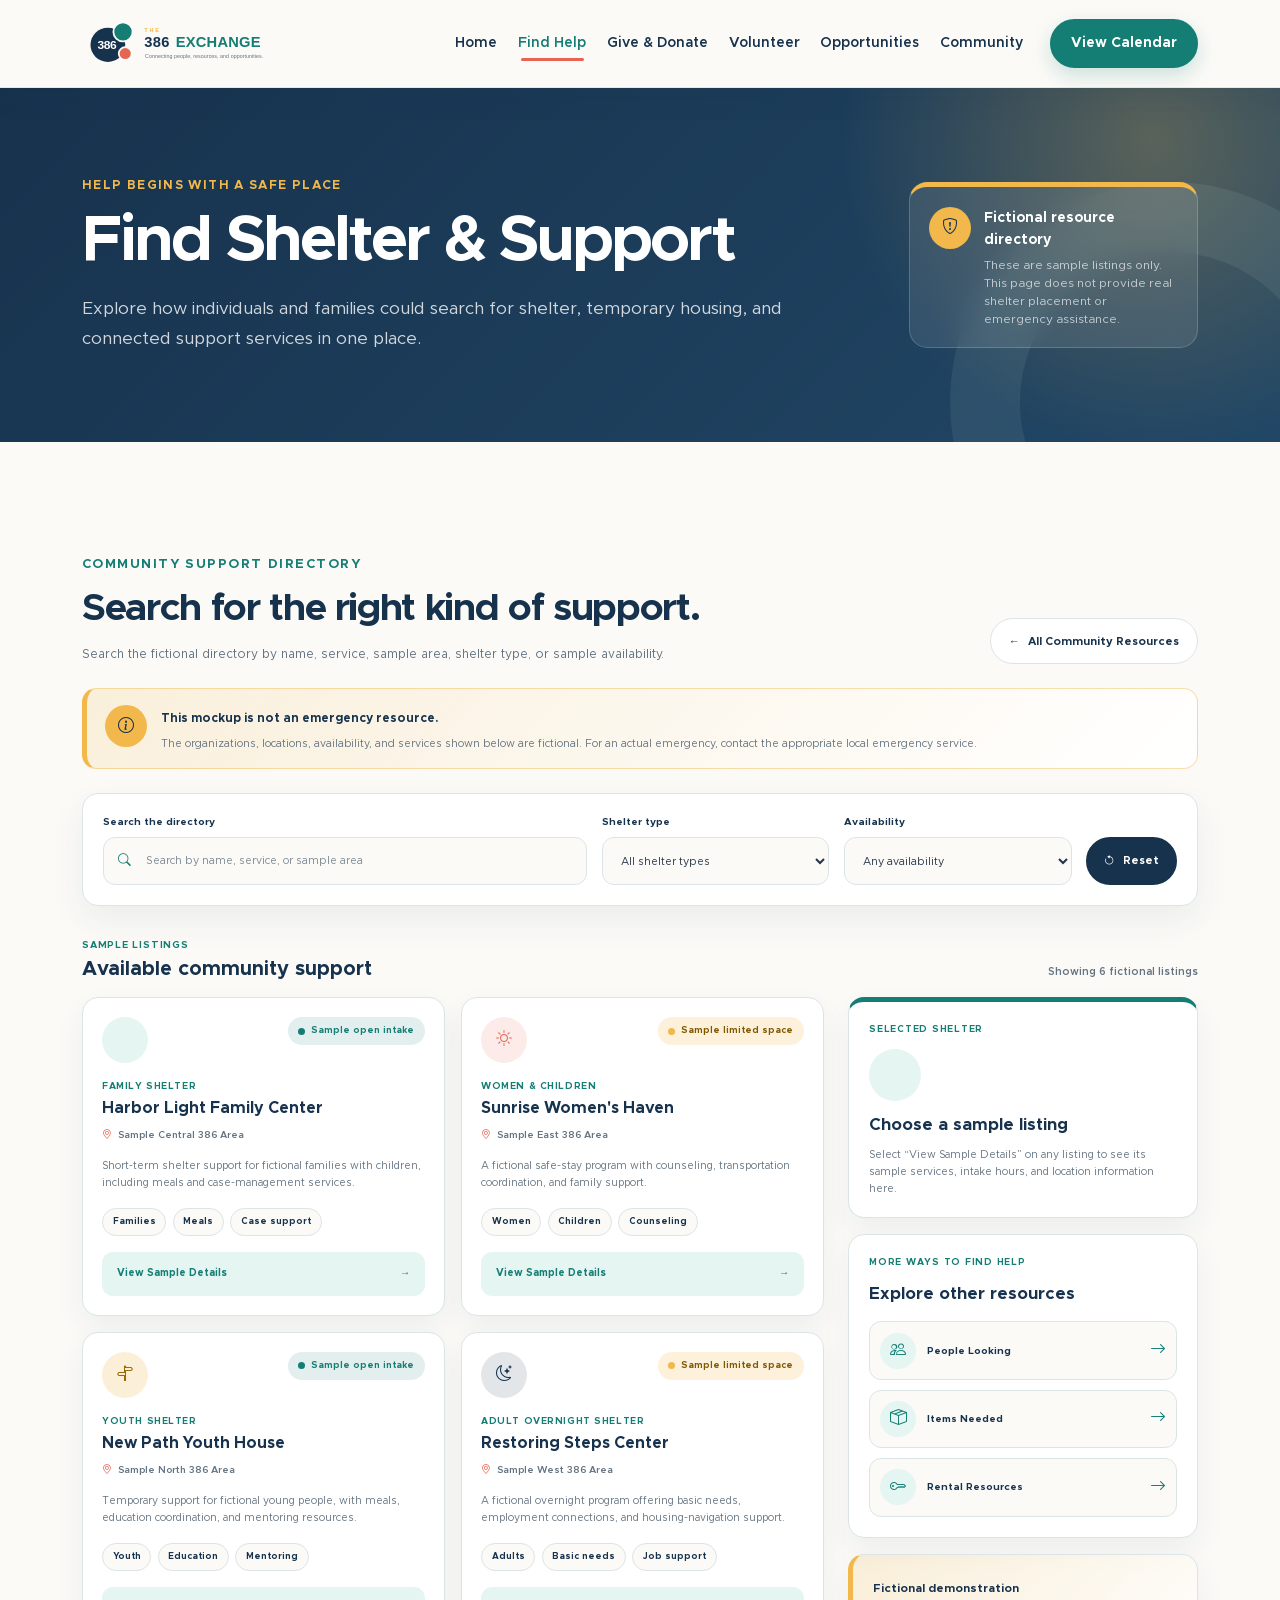
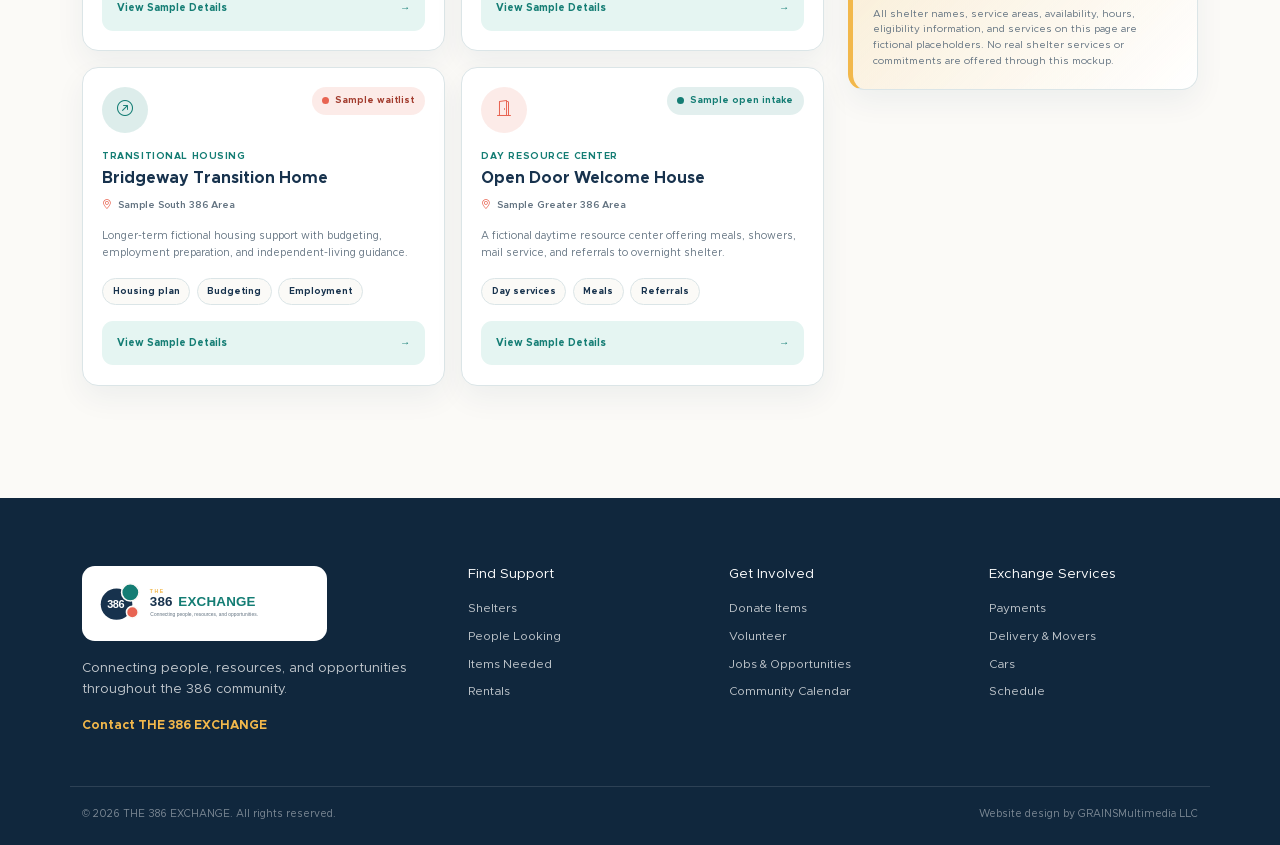
<file: shelters.html>
<!DOCTYPE html>
<html lang="en">
  <head>
    <meta charset="utf-8">
    <meta name="viewport" content="width=device-width, initial-scale=1">

    <meta
      name="description"
      content="Explore fictional shelter and support listings in THE 386 EXCHANGE website demonstration."
    >
    <meta name="author" content="GRAINSMultimedia LLC">
    <meta name="robots" content="noindex, nofollow">

    <title>Find Shelter &amp; Support | THE 386 EXCHANGE</title>

    <link rel="stylesheet" href="css/bootstrap.min.css">
    <link rel="stylesheet" href="css/bootstrap-icons.css">
    <link rel="stylesheet" href="css/the-386-exchange.css">
    <link rel="stylesheet" href="css/inner-pages.css">
  </head>

  <body class="inner-page shelters-page">
    <header id="site-header" class="site-header inner-page-header">
      <nav class="navbar navbar-expand-lg site-navigation">
        <div class="container">
          <a
            class="navbar-brand"
            href="index.html"
            aria-label="THE 386 EXCHANGE home"
          >
            <img
              src="images/the-386-exchange-logo.svg"
              alt="THE 386 EXCHANGE"
              class="site-logo"
            >
          </a>

          <button
            class="navbar-toggler"
            type="button"
            data-bs-toggle="collapse"
            data-bs-target="#main-navigation"
            aria-controls="main-navigation"
            aria-expanded="false"
            aria-label="Open navigation menu"
          >
            <i class="bi bi-list" aria-hidden="true"></i>
          </button>

          <div class="collapse navbar-collapse" id="main-navigation">
            <ul class="navbar-nav ms-auto align-items-lg-center">
              <li class="nav-item">
                <a class="nav-link" href="index.html">Home</a>
              </li>

              <li class="nav-item">
                <a
                  class="nav-link active"
                  href="shelters.html"
                  aria-current="page"
                >
                  Find Help
                </a>
              </li>

              <li class="nav-item">
                <a class="nav-link" href="donate.html">
                  Give &amp; Donate
                </a>
              </li>

              <li class="nav-item">
                <a class="nav-link" href="volunteer.html">
                  Volunteer
                </a>
              </li>

              <li class="nav-item">
                <a class="nav-link" href="opportunities.html">
                  Opportunities
                </a>
              </li>

              <li class="nav-item">
                <a class="nav-link" href="index.html#find-help">
                  Community
                </a>
              </li>

              <li class="nav-item ms-lg-3">
                <a class="btn navigation-button" href="calendar.html">
                  View Calendar
                </a>
              </li>
            </ul>
          </div>
        </div>
      </nav>
    </header>

    <main id="main-content">
      <section class="inner-page-hero shelters-page-hero">
        <div class="container">
          <div class="inner-page-hero-grid">
            <div>
              <p class="inner-page-eyebrow">
                Help begins with a safe place
              </p>

              <h1>Find Shelter &amp; Support</h1>

              <p>
                Explore how individuals and families could search for shelter,
                temporary housing, and connected support services in one place.
              </p>
            </div>

            <div class="hero-note shelter-hero-note" role="note">
              <span class="hero-note-icon" aria-hidden="true">
                <i class="bi bi-shield-exclamation"></i>
              </span>

              <div>
                <strong>Fictional resource directory</strong>

                <span>
                  These are sample listings only. This page does not provide
                  real shelter placement or emergency assistance.
                </span>
              </div>
            </div>
          </div>
        </div>
      </section>

      <section
        class="shelter-section section-padding"
        aria-labelledby="shelter-heading"
      >
        <div class="container">
          <div class="shelter-intro">
            <div>
              <p class="section-eyebrow">
                Community support directory
              </p>

              <h2 id="shelter-heading">
                Search for the right kind of support.
              </h2>

              <p>
                Search the fictional directory by name, service, sample area,
                shelter type, or sample availability.
              </p>
            </div>

            <a class="shelter-home-link" href="index.html#find-help">
              <span aria-hidden="true">&larr;</span>
              All Community Resources
            </a>
          </div>

          <div class="shelter-safety-note" role="note">
            <span aria-hidden="true">
              <i class="bi bi-info-circle"></i>
            </span>

            <div>
              <strong>This mockup is not an emergency resource.</strong>

              <p>
                The organizations, locations, availability, and services shown
                below are fictional. For an actual emergency, contact the
                appropriate local emergency service.
              </p>
            </div>
          </div>

          <div
            class="shelter-search-panel"
            role="search"
            aria-label="Search sample shelter listings"
          >
            <div class="shelter-search-field">
              <label for="shelter-search">
                Search the directory
              </label>

              <div class="shelter-search-input">
                <i class="bi bi-search" aria-hidden="true"></i>

                <input
                  type="search"
                  id="shelter-search"
                  placeholder="Search by name, service, or sample area"
                  autocomplete="off"
                >
              </div>
            </div>

            <div class="shelter-filter-field">
              <label for="shelter-type">
                Shelter type
              </label>

              <select id="shelter-type">
                <option value="all">All shelter types</option>
                <option value="family">Families</option>
                <option value="women-children">
                  Women &amp; children
                </option>
                <option value="youth">Youth</option>
                <option value="adult">Adults</option>
                <option value="transitional">
                  Transitional housing
                </option>
              </select>
            </div>

            <div class="shelter-filter-field">
              <label for="shelter-availability">
                Availability
              </label>

              <select id="shelter-availability">
                <option value="all">Any availability</option>
                <option value="open">Open intake</option>
                <option value="limited">Limited space</option>
                <option value="waitlist">Waitlist</option>
              </select>
            </div>

            <button
              id="reset-shelter-filters"
              class="shelter-reset-button"
              type="button"
            >
              <i
                class="bi bi-arrow-counterclockwise"
                aria-hidden="true"
              ></i>
              Reset
            </button>
          </div>

          <div class="shelter-results-heading">
            <div>
              <p class="shelter-results-label">
                Sample listings
              </p>

              <h2>Available community support</h2>
            </div>

            <p id="shelter-result-count" aria-live="polite">
              Showing 6 fictional listings
            </p>
          </div>

          <div class="shelter-layout">
            <div>
              <div id="shelter-list" class="shelter-list">
                <article
                  class="shelter-card"
                  data-shelter-card
                  data-name="Harbor Light Family Center"
                  data-type="family"
                  data-availability="open"
                  data-search="harbor light family center families children meals case management sample central 386"
                >
                  <div class="shelter-card-top">
                    <span
                      class="shelter-card-icon"
                      aria-hidden="true"
                    >
                      <i class="bi bi-house-heart"></i>
                    </span>

                    <span class="shelter-status shelter-status-open">
                      <span aria-hidden="true"></span>
                      Sample open intake
                    </span>
                  </div>

                  <div class="shelter-card-copy">
                    <p>Family shelter</p>

                    <h3>Harbor Light Family Center</h3>

                    <span class="shelter-location">
                      <i class="bi bi-geo-alt" aria-hidden="true"></i>
                      Sample Central 386 Area
                    </span>

                    <p class="shelter-description">
                      Short-term shelter support for fictional families with
                      children, including meals and case-management services.
                    </p>
                  </div>

                  <ul
                    class="shelter-services"
                    aria-label="Sample services"
                  >
                    <li>Families</li>
                    <li>Meals</li>
                    <li>Case support</li>
                  </ul>

                  <div class="shelter-card-actions">
                    <button
                      class="shelter-details-button"
                      type="button"
                      data-shelter-name="Harbor Light Family Center"
                      data-shelter-type="Family shelter"
                      data-shelter-area="Sample Central 386 Area"
                      data-shelter-status="Sample open intake"
                      data-shelter-hours="Sample intake: Daily, 8:00 AM–8:00 PM"
                      data-shelter-services="Family lodging, meals, case support, school coordination"
                      data-shelter-description="A fictional family-centered shelter showing how residents could review eligibility, intake hours, and available support before making contact."
                    >
                      View Sample Details
                      <span aria-hidden="true">&rarr;</span>
                    </button>
                  </div>
                </article>

                <article
                  class="shelter-card"
                  data-shelter-card
                  data-name="Sunrise Women's Haven"
                  data-type="women-children"
                  data-availability="limited"
                  data-search="sunrise women's haven women children safety counseling transportation sample east 386"
                >
                  <div class="shelter-card-top">
                    <span
                      class="shelter-card-icon shelter-card-icon-coral"
                      aria-hidden="true"
                    >
                      <i class="bi bi-brightness-high"></i>
                    </span>

                    <span class="shelter-status shelter-status-limited">
                      <span aria-hidden="true"></span>
                      Sample limited space
                    </span>
                  </div>

                  <div class="shelter-card-copy">
                    <p>Women &amp; children</p>

                    <h3>Sunrise Women's Haven</h3>

                    <span class="shelter-location">
                      <i class="bi bi-geo-alt" aria-hidden="true"></i>
                      Sample East 386 Area
                    </span>

                    <p class="shelter-description">
                      A fictional safe-stay program with counseling,
                      transportation coordination, and family support.
                    </p>
                  </div>

                  <ul
                    class="shelter-services"
                    aria-label="Sample services"
                  >
                    <li>Women</li>
                    <li>Children</li>
                    <li>Counseling</li>
                  </ul>

                  <div class="shelter-card-actions">
                    <button
                      class="shelter-details-button"
                      type="button"
                      data-shelter-name="Sunrise Women's Haven"
                      data-shelter-type="Women and children"
                      data-shelter-area="Sample East 386 Area"
                      data-shelter-status="Sample limited space"
                      data-shelter-hours="Sample intake: Call-ahead process"
                      data-shelter-services="Safe lodging, counseling, transportation coordination, family support"
                      data-shelter-description="A fictional listing demonstrating how private, safety-focused services for women and children could be presented without publishing sensitive location information."
                    >
                      View Sample Details
                      <span aria-hidden="true">&rarr;</span>
                    </button>
                  </div>
                </article>

                <article
                  class="shelter-card"
                  data-shelter-card
                  data-name="New Path Youth House"
                  data-type="youth"
                  data-availability="open"
                  data-search="new path youth house young people education meals mentoring sample north 386"
                >
                  <div class="shelter-card-top">
                    <span
                      class="shelter-card-icon shelter-card-icon-gold"
                      aria-hidden="true"
                    >
                      <i class="bi bi-signpost-split"></i>
                    </span>

                    <span class="shelter-status shelter-status-open">
                      <span aria-hidden="true"></span>
                      Sample open intake
                    </span>
                  </div>

                  <div class="shelter-card-copy">
                    <p>Youth shelter</p>

                    <h3>New Path Youth House</h3>

                    <span class="shelter-location">
                      <i class="bi bi-geo-alt" aria-hidden="true"></i>
                      Sample North 386 Area
                    </span>

                    <p class="shelter-description">
                      Temporary support for fictional young people, with meals,
                      education coordination, and mentoring resources.
                    </p>
                  </div>

                  <ul
                    class="shelter-services"
                    aria-label="Sample services"
                  >
                    <li>Youth</li>
                    <li>Education</li>
                    <li>Mentoring</li>
                  </ul>

                  <div class="shelter-card-actions">
                    <button
                      class="shelter-details-button"
                      type="button"
                      data-shelter-name="New Path Youth House"
                      data-shelter-type="Youth shelter"
                      data-shelter-area="Sample North 386 Area"
                      data-shelter-status="Sample open intake"
                      data-shelter-hours="Sample intake: Daily, 9:00 AM–9:00 PM"
                      data-shelter-services="Temporary lodging, meals, education coordination, mentoring"
                      data-shelter-description="A fictional youth listing demonstrating a clear intake summary and connections to education and mentoring support."
                    >
                      View Sample Details
                      <span aria-hidden="true">&rarr;</span>
                    </button>
                  </div>
                </article>

                <article
                  class="shelter-card"
                  data-shelter-card
                  data-name="Restoring Steps Center"
                  data-type="adult"
                  data-availability="limited"
                  data-search="restoring steps center adults overnight showers laundry job connections sample west 386"
                >
                  <div class="shelter-card-top">
                    <span
                      class="shelter-card-icon shelter-card-icon-navy"
                      aria-hidden="true"
                    >
                      <i class="bi bi-moon-stars"></i>
                    </span>

                    <span class="shelter-status shelter-status-limited">
                      <span aria-hidden="true"></span>
                      Sample limited space
                    </span>
                  </div>

                  <div class="shelter-card-copy">
                    <p>Adult overnight shelter</p>

                    <h3>Restoring Steps Center</h3>

                    <span class="shelter-location">
                      <i class="bi bi-geo-alt" aria-hidden="true"></i>
                      Sample West 386 Area
                    </span>

                    <p class="shelter-description">
                      A fictional overnight program offering basic needs,
                      employment connections, and housing-navigation support.
                    </p>
                  </div>

                  <ul
                    class="shelter-services"
                    aria-label="Sample services"
                  >
                    <li>Adults</li>
                    <li>Basic needs</li>
                    <li>Job support</li>
                  </ul>

                  <div class="shelter-card-actions">
                    <button
                      class="shelter-details-button"
                      type="button"
                      data-shelter-name="Restoring Steps Center"
                      data-shelter-type="Adult overnight shelter"
                      data-shelter-area="Sample West 386 Area"
                      data-shelter-status="Sample limited space"
                      data-shelter-hours="Sample check-in: 4:00 PM–7:00 PM"
                      data-shelter-services="Overnight lodging, showers, laundry, job connections"
                      data-shelter-description="A fictional adult shelter listing showing how daily check-in information and practical support services could be organized."
                    >
                      View Sample Details
                      <span aria-hidden="true">&rarr;</span>
                    </button>
                  </div>
                </article>

                <article
                  class="shelter-card"
                  data-shelter-card
                  data-name="Bridgeway Transition Home"
                  data-type="transitional"
                  data-availability="waitlist"
                  data-search="bridgeway transition home transitional housing families adults budgeting employment long term sample south 386"
                >
                  <div class="shelter-card-top">
                    <span
                      class="shelter-card-icon shelter-card-icon-teal"
                      aria-hidden="true"
                    >
                      <i class="bi bi-arrow-up-right-circle"></i>
                    </span>

                    <span class="shelter-status shelter-status-waitlist">
                      <span aria-hidden="true"></span>
                      Sample waitlist
                    </span>
                  </div>

                  <div class="shelter-card-copy">
                    <p>Transitional housing</p>

                    <h3>Bridgeway Transition Home</h3>

                    <span class="shelter-location">
                      <i class="bi bi-geo-alt" aria-hidden="true"></i>
                      Sample South 386 Area
                    </span>

                    <p class="shelter-description">
                      Longer-term fictional housing support with budgeting,
                      employment preparation, and independent-living guidance.
                    </p>
                  </div>

                  <ul
                    class="shelter-services"
                    aria-label="Sample services"
                  >
                    <li>Housing plan</li>
                    <li>Budgeting</li>
                    <li>Employment</li>
                  </ul>

                  <div class="shelter-card-actions">
                    <button
                      class="shelter-details-button"
                      type="button"
                      data-shelter-name="Bridgeway Transition Home"
                      data-shelter-type="Transitional housing"
                      data-shelter-area="Sample South 386 Area"
                      data-shelter-status="Sample waitlist"
                      data-shelter-hours="Sample referrals: Monday–Friday"
                      data-shelter-services="Housing planning, budgeting, employment preparation, life skills"
                      data-shelter-description="A fictional transitional-housing listing demonstrating how longer-term services and a waitlist could be communicated."
                    >
                      View Sample Details
                      <span aria-hidden="true">&rarr;</span>
                    </button>
                  </div>
                </article>

                <article
                  class="shelter-card"
                  data-shelter-card
                  data-name="Open Door Welcome House"
                  data-type="adult"
                  data-availability="open"
                  data-search="open door welcome house adults day resource mail showers meals referrals sample greater 386"
                >
                  <div class="shelter-card-top">
                    <span
                      class="shelter-card-icon shelter-card-icon-coral"
                      aria-hidden="true"
                    >
                      <i class="bi bi-door-open"></i>
                    </span>

                    <span class="shelter-status shelter-status-open">
                      <span aria-hidden="true"></span>
                      Sample open intake
                    </span>
                  </div>

                  <div class="shelter-card-copy">
                    <p>Day resource center</p>

                    <h3>Open Door Welcome House</h3>

                    <span class="shelter-location">
                      <i class="bi bi-geo-alt" aria-hidden="true"></i>
                      Sample Greater 386 Area
                    </span>

                    <p class="shelter-description">
                      A fictional daytime resource center offering meals,
                      showers, mail service, and referrals to overnight shelter.
                    </p>
                  </div>

                  <ul
                    class="shelter-services"
                    aria-label="Sample services"
                  >
                    <li>Day services</li>
                    <li>Meals</li>
                    <li>Referrals</li>
                  </ul>

                  <div class="shelter-card-actions">
                    <button
                      class="shelter-details-button"
                      type="button"
                      data-shelter-name="Open Door Welcome House"
                      data-shelter-type="Day resource center"
                      data-shelter-area="Sample Greater 386 Area"
                      data-shelter-status="Sample open intake"
                      data-shelter-hours="Sample hours: Monday–Saturday, 8:00 AM–5:00 PM"
                      data-shelter-services="Meals, showers, mail service, shelter referrals"
                      data-shelter-description="A fictional daytime support listing showing how residents could find basic services and connect with overnight shelter referrals."
                    >
                      View Sample Details
                      <span aria-hidden="true">&rarr;</span>
                    </button>
                  </div>
                </article>
              </div>

              <div
                id="shelter-empty-state"
                class="shelter-empty-state"
                aria-live="polite"
                hidden
              >
                <span aria-hidden="true">
                  <i class="bi bi-search"></i>
                </span>

                <h2>No sample listings match those filters.</h2>

                <p>
                  Try a different search term, shelter type, or availability.
                </p>

                <button
                  id="empty-reset-shelter-filters"
                  type="button"
                >
                  Show All Sample Listings
                </button>
              </div>
            </div>

            <aside
              class="shelter-sidebar"
              aria-label="Shelter listing information"
            >
              <section
                id="shelter-details-panel"
                class="shelter-details-card"
                aria-labelledby="selected-shelter-heading"
                tabindex="-1"
              >
                <p class="shelter-sidebar-label">
                  Selected shelter
                </p>

                <span
                  class="shelter-details-icon"
                  aria-hidden="true"
                >
                  <i class="bi bi-house-heart"></i>
                </span>

                <h2 id="selected-shelter-heading">
                  Choose a sample listing
                </h2>

                <p id="selected-shelter-description">
                  Select “View Sample Details” on any listing to see its sample
                  services, intake hours, and location information here.
                </p>

                <div
                  id="selected-shelter-information"
                  hidden
                >
                  <dl class="shelter-details-list">
                    <div>
                      <dt>Type</dt>
                      <dd id="selected-shelter-type">
                        Not selected
                      </dd>
                    </div>

                    <div>
                      <dt>Sample area</dt>
                      <dd id="selected-shelter-area">
                        Not selected
                      </dd>
                    </div>

                    <div>
                      <dt>Availability</dt>
                      <dd id="selected-shelter-status">
                        Not selected
                      </dd>
                    </div>

                    <div>
                      <dt>Hours</dt>
                      <dd id="selected-shelter-hours">
                        Not selected
                      </dd>
                    </div>

                    <div>
                      <dt>Services</dt>
                      <dd id="selected-shelter-services">
                        Not selected
                      </dd>
                    </div>
                  </dl>

                  <a
                    class="shelter-request-button"
                    href="schedule.html"
                  >
                    Start a Sample Request
                    <span aria-hidden="true">&rarr;</span>
                  </a>
                </div>
              </section>

              <section
                class="shelter-more-help-card"
                aria-labelledby="more-help-heading"
              >
                <p class="shelter-sidebar-label">
                  More ways to find help
                </p>

                <h2 id="more-help-heading">
                  Explore other resources
                </h2>

                <div class="shelter-more-help-links">
                  <a href="people-looking.html">
                    <span aria-hidden="true">
                      <i class="bi bi-people"></i>
                    </span>

                    <strong>People Looking</strong>

                    <i
                      class="bi bi-arrow-right"
                      aria-hidden="true"
                    ></i>
                  </a>

                  <a href="items-needed.html">
                    <span aria-hidden="true">
                      <i class="bi bi-box-seam"></i>
                    </span>

                    <strong>Items Needed</strong>

                    <i
                      class="bi bi-arrow-right"
                      aria-hidden="true"
                    ></i>
                  </a>

                  <a href="rentals.html">
                    <span aria-hidden="true">
                      <i class="bi bi-key"></i>
                    </span>

                    <strong>Rental Resources</strong>

                    <i
                      class="bi bi-arrow-right"
                      aria-hidden="true"
                    ></i>
                  </a>
                </div>
              </section>

              <div class="shelter-demo-note" role="note">
                <strong>Fictional demonstration</strong>

                <p>
                  All shelter names, service areas, availability, hours,
                  eligibility information, and services on this page are
                  fictional placeholders. No real shelter services or
                  commitments are offered through this mockup.
                </p>
              </div>
            </aside>
          </div>
        </div>
      </section>
    </main>

    <footer id="site-footer" class="site-footer">
      <div class="container footer-grid">
        <div class="footer-brand">
          <img
            src="images/the-386-exchange-logo.svg"
            alt="THE 386 EXCHANGE"
          >

          <p>
            Connecting people, resources, and opportunities throughout the
            386 community.
          </p>

          <a href="contact.html">
            Contact THE 386 EXCHANGE
          </a>
        </div>

        <div>
          <h2>Find Support</h2>
          <a href="shelters.html" aria-current="page">
            Shelters
          </a>
          <a href="people-looking.html">People Looking</a>
          <a href="items-needed.html">Items Needed</a>
          <a href="rentals.html">Rentals</a>
        </div>

        <div>
          <h2>Get Involved</h2>
          <a href="donate.html">Donate Items</a>
          <a href="volunteer.html">Volunteer</a>
          <a href="opportunities.html">
            Jobs &amp; Opportunities
          </a>
          <a href="calendar.html">Community Calendar</a>
        </div>

        <div>
          <h2>Exchange Services</h2>
          <a href="payments.html">Payments</a>
          <a href="movers.html">Delivery &amp; Movers</a>
          <a href="cars.html">Cars</a>
          <a href="schedule.html">Schedule</a>
        </div>
      </div>

      <div class="container footer-bottom">
        <span>
          &copy; 2026 THE 386 EXCHANGE. All rights reserved.
        </span>

        <span>
          Website design by GRAINSMultimedia LLC
        </span>
      </div>
    </footer>

    <script src="js/bootstrap.min.js"></script>
    <script src="js/the-386-exchange.js"></script>
  </body>
</html>
</file>
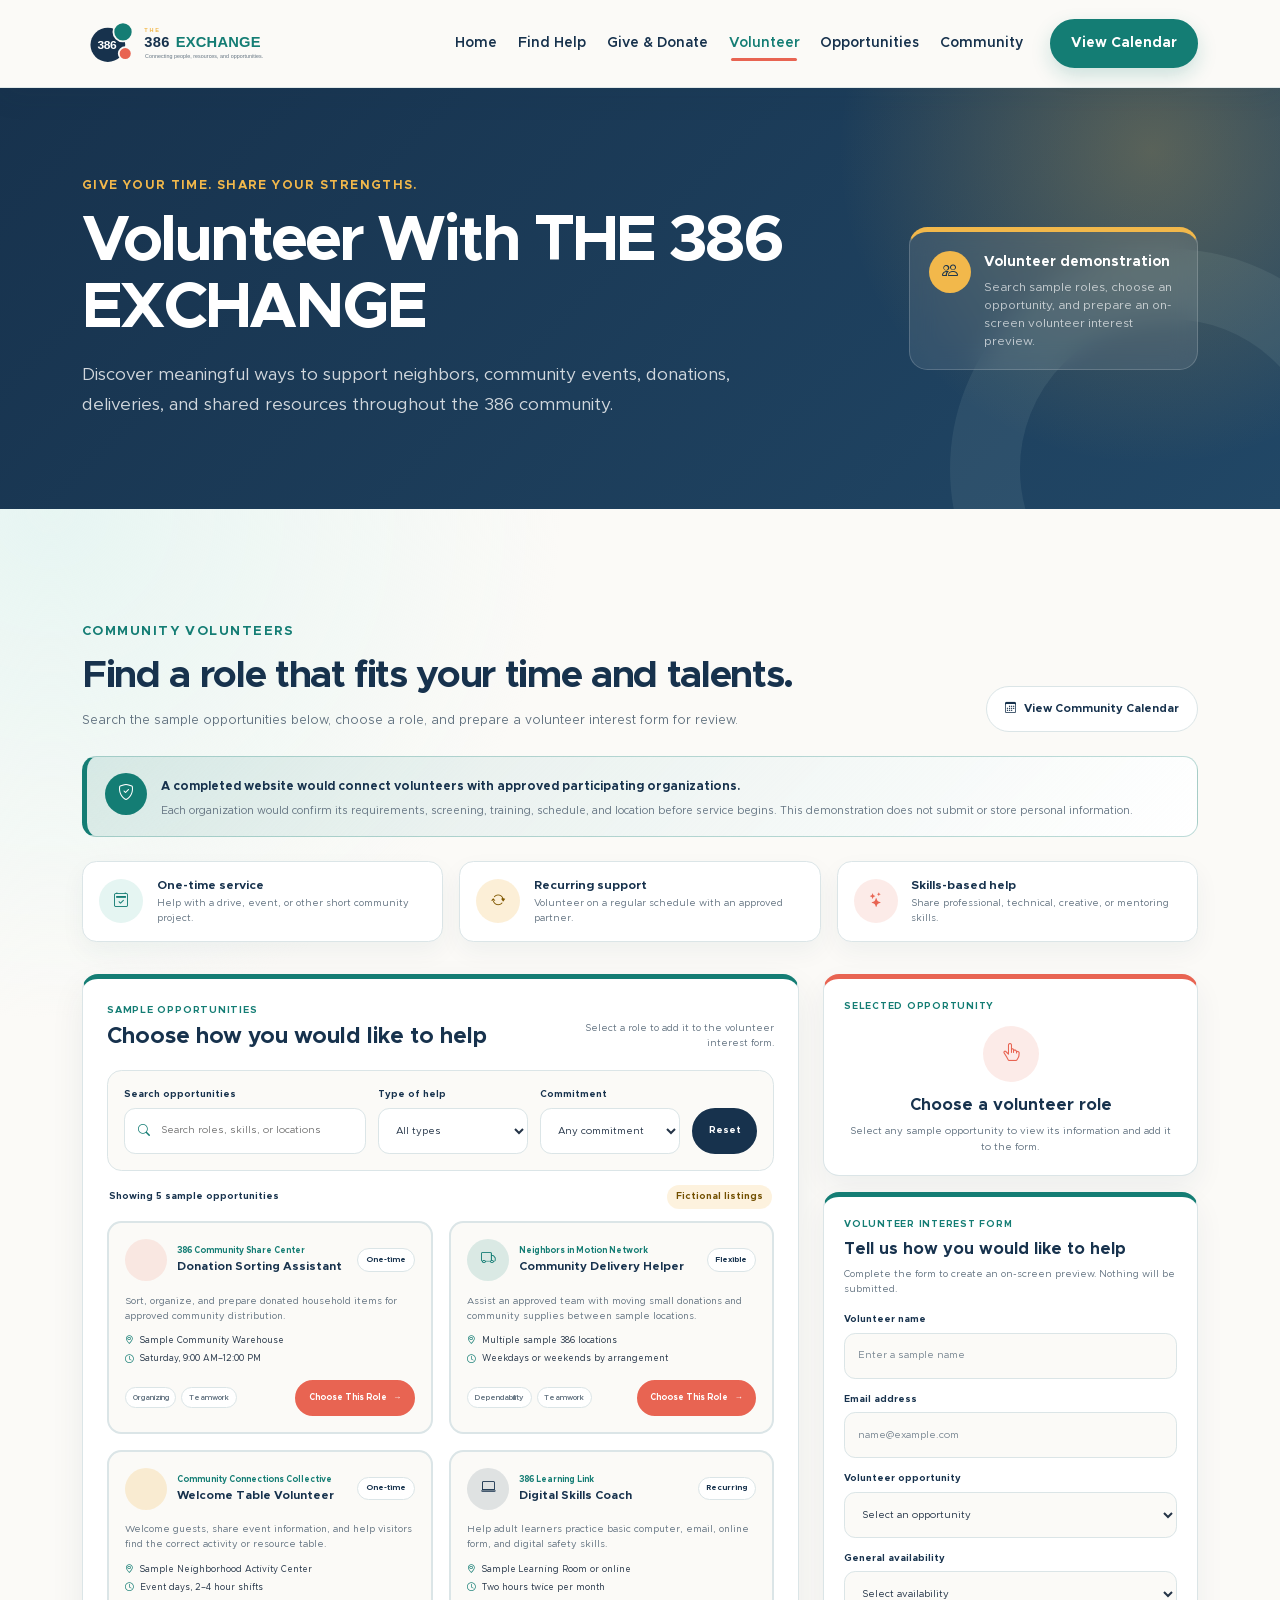
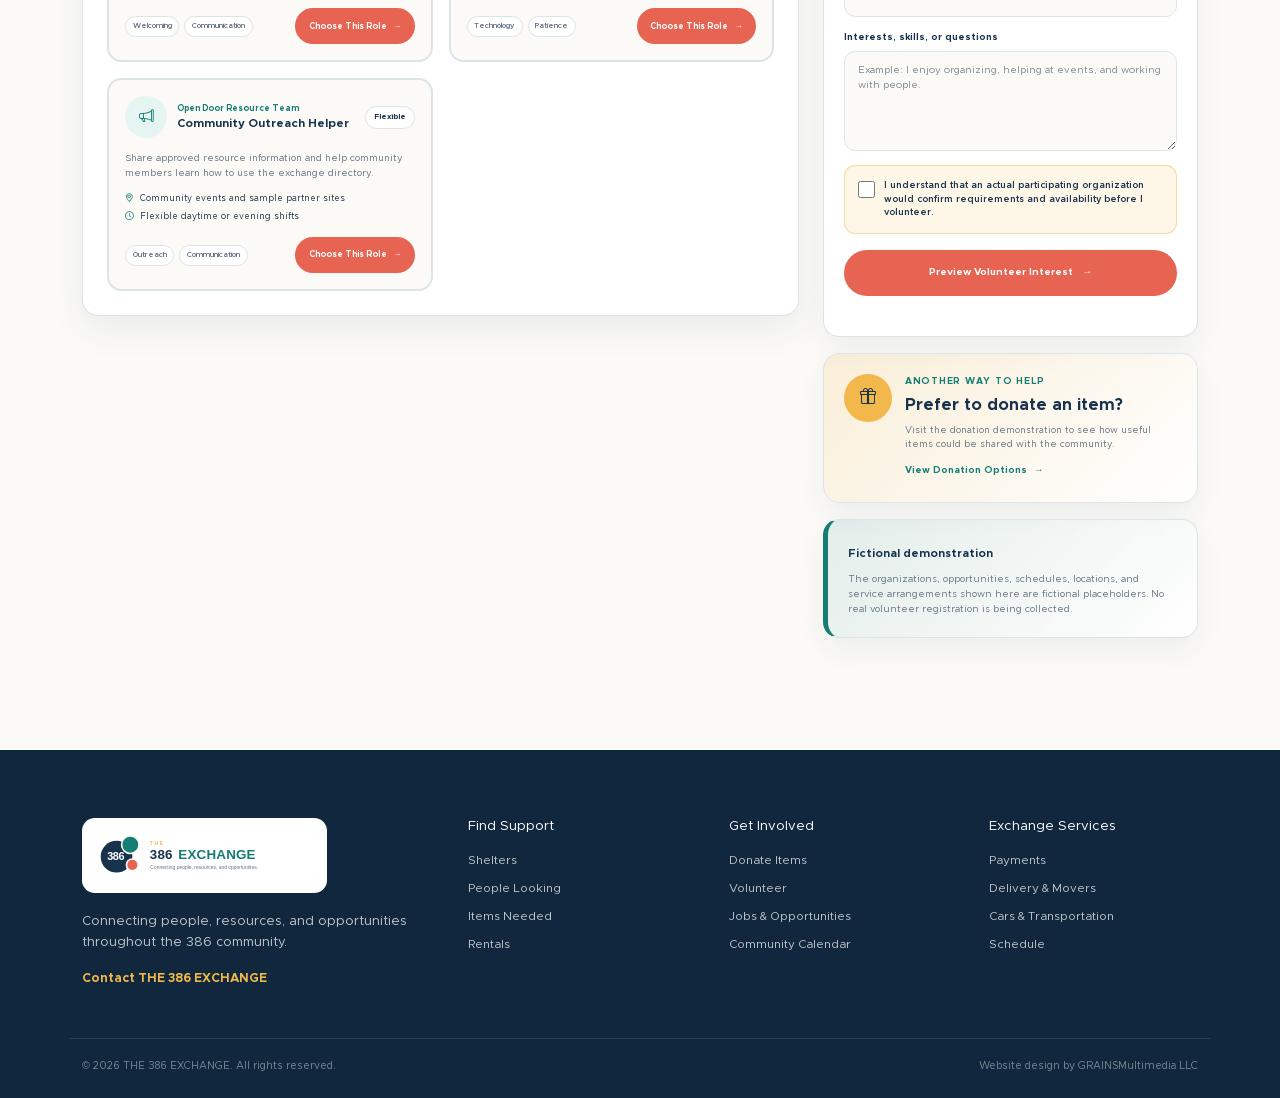
<file: volunteer.html>
<!DOCTYPE html>
<html lang="en">
  <head>
    <meta charset="utf-8">
    <meta name="viewport" content="width=device-width, initial-scale=1">

    <meta
      name="description"
      content="Explore fictional volunteer opportunities and prepare a sample volunteer interest form with THE 386 EXCHANGE."
    >
    <meta name="author" content="GRAINSMultimedia LLC">
    <meta name="robots" content="noindex, nofollow">

    <title>Volunteer | THE 386 EXCHANGE</title>

    <link rel="stylesheet" href="css/bootstrap.min.css">
    <link rel="stylesheet" href="css/bootstrap-icons.css">
    <link rel="stylesheet" href="css/the-386-exchange.css">
    <link rel="stylesheet" href="css/inner-pages.css">
  </head>

  <body class="inner-page volunteer-page">
    <header id="site-header" class="site-header inner-page-header">
      <nav class="navbar navbar-expand-lg site-navigation">
        <div class="container">
          <a
            class="navbar-brand"
            href="index.html"
            aria-label="THE 386 EXCHANGE home"
          >
            <img
              src="images/the-386-exchange-logo.svg"
              alt="THE 386 EXCHANGE"
              class="site-logo"
            >
          </a>

          <button
            class="navbar-toggler"
            type="button"
            data-bs-toggle="collapse"
            data-bs-target="#main-navigation"
            aria-controls="main-navigation"
            aria-expanded="false"
            aria-label="Open navigation menu"
          >
            <i class="bi bi-list" aria-hidden="true"></i>
          </button>

          <div class="collapse navbar-collapse" id="main-navigation">
            <ul class="navbar-nav ms-auto align-items-lg-center">
              <li class="nav-item">
                <a class="nav-link" href="index.html">
                  Home
                </a>
              </li>

              <li class="nav-item">
                <a class="nav-link" href="shelters.html">
                  Find Help
                </a>
              </li>

              <li class="nav-item">
                <a class="nav-link" href="donate.html">
                  Give &amp; Donate
                </a>
              </li>

              <li class="nav-item">
                <a
                  class="nav-link active"
                  href="volunteer.html"
                  aria-current="page"
                >
                  Volunteer
                </a>
              </li>

              <li class="nav-item">
                <a class="nav-link" href="opportunities.html">
                  Opportunities
                </a>
              </li>

              <li class="nav-item">
                <a class="nav-link" href="index.html#find-help">
                  Community
                </a>
              </li>

              <li class="nav-item ms-lg-3">
                <a class="btn navigation-button" href="calendar.html">
                  View Calendar
                </a>
              </li>
            </ul>
          </div>
        </div>
      </nav>
    </header>

    <main id="main-content">
      <section class="inner-page-hero volunteer-page-hero">
        <div class="container">
          <div class="inner-page-hero-grid">
            <div>
              <p class="inner-page-eyebrow">
                Give your time. Share your strengths.
              </p>

              <h1>Volunteer With THE 386 EXCHANGE</h1>

              <p>
                Discover meaningful ways to support neighbors, community
                events, donations, deliveries, and shared resources
                throughout the 386 community.
              </p>
            </div>

            <div
              class="hero-note volunteer-hero-note"
              role="note"
            >
              <span class="hero-note-icon" aria-hidden="true">
                <i class="bi bi-people"></i>
              </span>

              <div>
                <strong>Volunteer demonstration</strong>

                <span>
                  Search sample roles, choose an opportunity, and prepare
                  an on-screen volunteer interest preview.
                </span>
              </div>
            </div>
          </div>
        </div>
      </section>

      <section
        class="volunteer-section section-padding"
        aria-labelledby="volunteer-heading"
      >
        <div class="container">
          <div class="volunteer-intro">
            <div>
              <p class="section-eyebrow">
                Community volunteers
              </p>

              <h2 id="volunteer-heading">
                Find a role that fits your time and talents.
              </h2>

              <p>
                Search the sample opportunities below, choose a role, and
                prepare a volunteer interest form for review.
              </p>
            </div>

            <a
              class="volunteer-calendar-link"
              href="calendar.html"
            >
              <i class="bi bi-calendar3" aria-hidden="true"></i>
              View Community Calendar
            </a>
          </div>

          <div class="volunteer-guidance-note" role="note">
            <span aria-hidden="true">
              <i class="bi bi-shield-check"></i>
            </span>

            <div>
              <strong>
                A completed website would connect volunteers with approved
                participating organizations.
              </strong>

              <p>
                Each organization would confirm its requirements,
                screening, training, schedule, and location before service
                begins. This demonstration does not submit or store
                personal information.
              </p>
            </div>
          </div>

          <div
            class="volunteer-paths"
            aria-label="Ways to volunteer"
          >
            <article class="volunteer-path">
              <span aria-hidden="true">
                <i class="bi bi-calendar2-check"></i>
              </span>

              <div>
                <h3>One-time service</h3>

                <p>
                  Help with a drive, event, or other short community
                  project.
                </p>
              </div>
            </article>

            <article class="volunteer-path">
              <span aria-hidden="true">
                <i class="bi bi-arrow-repeat"></i>
              </span>

              <div>
                <h3>Recurring support</h3>

                <p>
                  Volunteer on a regular schedule with an approved partner.
                </p>
              </div>
            </article>

            <article class="volunteer-path">
              <span aria-hidden="true">
                <i class="bi bi-stars"></i>
              </span>

              <div>
                <h3>Skills-based help</h3>

                <p>
                  Share professional, technical, creative, or mentoring
                  skills.
                </p>
              </div>
            </article>
          </div>

          <div class="volunteer-main-layout">
            <section
              class="volunteer-opportunities-card"
              aria-labelledby="volunteer-opportunities-heading"
            >
              <div class="volunteer-card-heading">
                <div>
                  <p>Sample opportunities</p>

                  <h2 id="volunteer-opportunities-heading">
                    Choose how you would like to help
                  </h2>
                </div>

                <span>
                  Select a role to add it to the volunteer interest form.
                </span>
              </div>

              <div
                class="volunteer-filter-panel"
                role="search"
                aria-label="Search sample volunteer opportunities"
              >
                <div class="volunteer-search-field">
                  <label for="volunteer-search">
                    Search opportunities
                  </label>

                  <div class="volunteer-search-input">
                    <i class="bi bi-search" aria-hidden="true"></i>

                    <input
                      type="search"
                      id="volunteer-search"
                      placeholder="Search roles, skills, or locations"
                      autocomplete="off"
                    >
                  </div>
                </div>

                <div class="volunteer-filter-field">
                  <label for="volunteer-type">
                    Type of help
                  </label>

                  <select id="volunteer-type">
                    <option value="all">
                      All types
                    </option>

                    <option value="donation-support">
                      Donation support
                    </option>

                    <option value="delivery">
                      Delivery &amp; transportation
                    </option>

                    <option value="events">
                      Events &amp; hospitality
                    </option>

                    <option value="outreach">
                      Community outreach
                    </option>

                    <option value="skills">
                      Skills &amp; mentoring
                    </option>
                  </select>
                </div>

                <div class="volunteer-filter-field">
                  <label for="volunteer-commitment">
                    Commitment
                  </label>

                  <select id="volunteer-commitment">
                    <option value="all">
                      Any commitment
                    </option>

                    <option value="one-time">
                      One-time
                    </option>

                    <option value="recurring">
                      Recurring
                    </option>

                    <option value="flexible">
                      Flexible
                    </option>
                  </select>
                </div>

                <button
                  id="reset-volunteer-filters"
                  class="volunteer-reset-filter-button"
                  type="button"
                >
                  Reset
                </button>
              </div>

              <div class="volunteer-results-bar">
                <p
                  id="volunteer-results-status"
                  aria-live="polite"
                >
                  Showing 5 sample opportunities
                </p>

                <span>
                  Fictional listings
                </span>
              </div>

              <div
                id="volunteer-opportunity-list"
                class="volunteer-opportunity-list"
              >
                <article
                  class="volunteer-opportunity"
                  data-role="Donation Sorting Assistant"
                  data-organization="386 Community Share Center"
                  data-type="donation-support"
                  data-type-label="Donation support"
                  data-commitment="one-time"
                  data-commitment-label="One-time"
                  data-location="Sample Community Warehouse"
                  data-schedule="Saturday, 9:00 AM–12:00 PM"
                  data-search="donations furniture household organizing warehouse sorting teamwork"
                >
                  <div class="volunteer-opportunity-topline">
                    <span
                      class="volunteer-opportunity-icon volunteer-icon-coral"
                      aria-hidden="true"
                    >
                      <i class="bi bi-box2-heart"></i>
                    </span>

                    <div>
                      <p>386 Community Share Center</p>

                      <h3>Donation Sorting Assistant</h3>
                    </div>

                    <span class="volunteer-commitment-badge">
                      One-time
                    </span>
                  </div>

                  <p class="volunteer-opportunity-description">
                    Sort, organize, and prepare donated household items for
                    approved community distribution.
                  </p>

                  <div class="volunteer-opportunity-meta">
                    <span>
                      <i class="bi bi-geo-alt" aria-hidden="true"></i>
                      Sample Community Warehouse
                    </span>

                    <span>
                      <i class="bi bi-clock" aria-hidden="true"></i>
                      Saturday, 9:00 AM–12:00 PM
                    </span>
                  </div>

                  <div class="volunteer-opportunity-bottom">
                    <div
                      class="volunteer-skill-tags"
                      aria-label="Helpful skills"
                    >
                      <span>Organizing</span>
                      <span>Teamwork</span>
                    </div>

                    <button
                      class="volunteer-select-button"
                      type="button"
                    >
                      Choose This Role
                      <span aria-hidden="true">&rarr;</span>
                    </button>
                  </div>
                </article>

                <article
                  class="volunteer-opportunity"
                  data-role="Community Delivery Helper"
                  data-organization="Neighbors in Motion Network"
                  data-type="delivery"
                  data-type-label="Delivery and transportation"
                  data-commitment="flexible"
                  data-commitment-label="Flexible"
                  data-location="Multiple sample 386 locations"
                  data-schedule="Weekdays or weekends by arrangement"
                  data-search="delivery transportation moving donations driver lifting supplies flexible"
                >
                  <div class="volunteer-opportunity-topline">
                    <span
                      class="volunteer-opportunity-icon volunteer-icon-teal"
                      aria-hidden="true"
                    >
                      <i class="bi bi-truck"></i>
                    </span>

                    <div>
                      <p>Neighbors in Motion Network</p>

                      <h3>Community Delivery Helper</h3>
                    </div>

                    <span class="volunteer-commitment-badge">
                      Flexible
                    </span>
                  </div>

                  <p class="volunteer-opportunity-description">
                    Assist an approved team with moving small donations and
                    community supplies between sample locations.
                  </p>

                  <div class="volunteer-opportunity-meta">
                    <span>
                      <i class="bi bi-geo-alt" aria-hidden="true"></i>
                      Multiple sample 386 locations
                    </span>

                    <span>
                      <i class="bi bi-clock" aria-hidden="true"></i>
                      Weekdays or weekends by arrangement
                    </span>
                  </div>

                  <div class="volunteer-opportunity-bottom">
                    <div
                      class="volunteer-skill-tags"
                      aria-label="Helpful skills"
                    >
                      <span>Dependability</span>
                      <span>Teamwork</span>
                    </div>

                    <button
                      class="volunteer-select-button"
                      type="button"
                    >
                      Choose This Role
                      <span aria-hidden="true">&rarr;</span>
                    </button>
                  </div>
                </article>

                <article
                  class="volunteer-opportunity"
                  data-role="Welcome Table Volunteer"
                  data-organization="Community Connections Collective"
                  data-type="events"
                  data-type-label="Events and hospitality"
                  data-commitment="one-time"
                  data-commitment-label="One-time"
                  data-location="Sample Neighborhood Activity Center"
                  data-schedule="Event days, 2–4 hour shifts"
                  data-search="events hospitality welcome greeting customer service information registration"
                >
                  <div class="volunteer-opportunity-topline">
                    <span
                      class="volunteer-opportunity-icon volunteer-icon-gold"
                      aria-hidden="true"
                    >
                      <i class="bi bi-person-hearts"></i>
                    </span>

                    <div>
                      <p>Community Connections Collective</p>

                      <h3>Welcome Table Volunteer</h3>
                    </div>

                    <span class="volunteer-commitment-badge">
                      One-time
                    </span>
                  </div>

                  <p class="volunteer-opportunity-description">
                    Welcome guests, share event information, and help
                    visitors find the correct activity or resource table.
                  </p>

                  <div class="volunteer-opportunity-meta">
                    <span>
                      <i class="bi bi-geo-alt" aria-hidden="true"></i>
                      Sample Neighborhood Activity Center
                    </span>

                    <span>
                      <i class="bi bi-clock" aria-hidden="true"></i>
                      Event days, 2–4 hour shifts
                    </span>
                  </div>

                  <div class="volunteer-opportunity-bottom">
                    <div
                      class="volunteer-skill-tags"
                      aria-label="Helpful skills"
                    >
                      <span>Welcoming</span>
                      <span>Communication</span>
                    </div>

                    <button
                      class="volunteer-select-button"
                      type="button"
                    >
                      Choose This Role
                      <span aria-hidden="true">&rarr;</span>
                    </button>
                  </div>
                </article>

                <article
                  class="volunteer-opportunity"
                  data-role="Digital Skills Coach"
                  data-organization="386 Learning Link"
                  data-type="skills"
                  data-type-label="Skills and mentoring"
                  data-commitment="recurring"
                  data-commitment-label="Recurring"
                  data-location="Sample Learning Room or online"
                  data-schedule="Two hours twice per month"
                  data-search="computer technology email online mentoring teaching digital safety skills"
                >
                  <div class="volunteer-opportunity-topline">
                    <span
                      class="volunteer-opportunity-icon volunteer-icon-navy"
                      aria-hidden="true"
                    >
                      <i class="bi bi-laptop"></i>
                    </span>

                    <div>
                      <p>386 Learning Link</p>

                      <h3>Digital Skills Coach</h3>
                    </div>

                    <span class="volunteer-commitment-badge">
                      Recurring
                    </span>
                  </div>

                  <p class="volunteer-opportunity-description">
                    Help adult learners practice basic computer, email,
                    online form, and digital safety skills.
                  </p>

                  <div class="volunteer-opportunity-meta">
                    <span>
                      <i class="bi bi-geo-alt" aria-hidden="true"></i>
                      Sample Learning Room or online
                    </span>

                    <span>
                      <i class="bi bi-clock" aria-hidden="true"></i>
                      Two hours twice per month
                    </span>
                  </div>

                  <div class="volunteer-opportunity-bottom">
                    <div
                      class="volunteer-skill-tags"
                      aria-label="Helpful skills"
                    >
                      <span>Technology</span>
                      <span>Patience</span>
                    </div>

                    <button
                      class="volunteer-select-button"
                      type="button"
                    >
                      Choose This Role
                      <span aria-hidden="true">&rarr;</span>
                    </button>
                  </div>
                </article>

                <article
                  class="volunteer-opportunity"
                  data-role="Community Outreach Helper"
                  data-organization="Open Door Resource Team"
                  data-type="outreach"
                  data-type-label="Community outreach"
                  data-commitment="flexible"
                  data-commitment-label="Flexible"
                  data-location="Community events and sample partner sites"
                  data-schedule="Flexible daytime or evening shifts"
                  data-search="outreach community resources information events communication flexible"
                >
                  <div class="volunteer-opportunity-topline">
                    <span
                      class="volunteer-opportunity-icon volunteer-icon-aqua"
                      aria-hidden="true"
                    >
                      <i class="bi bi-megaphone"></i>
                    </span>

                    <div>
                      <p>Open Door Resource Team</p>

                      <h3>Community Outreach Helper</h3>
                    </div>

                    <span class="volunteer-commitment-badge">
                      Flexible
                    </span>
                  </div>

                  <p class="volunteer-opportunity-description">
                    Share approved resource information and help community
                    members learn how to use the exchange directory.
                  </p>

                  <div class="volunteer-opportunity-meta">
                    <span>
                      <i class="bi bi-geo-alt" aria-hidden="true"></i>
                      Community events and sample partner sites
                    </span>

                    <span>
                      <i class="bi bi-clock" aria-hidden="true"></i>
                      Flexible daytime or evening shifts
                    </span>
                  </div>

                  <div class="volunteer-opportunity-bottom">
                    <div
                      class="volunteer-skill-tags"
                      aria-label="Helpful skills"
                    >
                      <span>Outreach</span>
                      <span>Communication</span>
                    </div>

                    <button
                      class="volunteer-select-button"
                      type="button"
                    >
                      Choose This Role
                      <span aria-hidden="true">&rarr;</span>
                    </button>
                  </div>
                </article>
              </div>

              <div
                id="volunteer-empty-state"
                class="volunteer-empty-state"
                hidden
              >
                <span aria-hidden="true">
                  <i class="bi bi-search"></i>
                </span>

                <h3>No sample opportunities match</h3>

                <p>
                  Try another search or reset the filters to see every
                  sample volunteer role.
                </p>

                <button
                  id="empty-reset-volunteer-filters"
                  type="button"
                >
                  Show All Opportunities
                </button>
              </div>
            </section>

            <aside
              class="volunteer-sidebar"
              aria-label="Volunteer interest information"
            >
              <section
                id="selected-volunteer-card"
                class="selected-volunteer-card"
                aria-labelledby="selected-volunteer-heading"
                tabindex="-1"
              >
                <p class="volunteer-sidebar-label">
                  Selected opportunity
                </p>

                <div
                  id="selected-volunteer-empty"
                  class="selected-volunteer-empty"
                >
                  <span aria-hidden="true">
                    <i class="bi bi-hand-index-thumb"></i>
                  </span>

                  <h2 id="selected-volunteer-heading">
                    Choose a volunteer role
                  </h2>

                  <p>
                    Select any sample opportunity to view its information
                    and add it to the form.
                  </p>
                </div>

                <div
                  id="selected-volunteer-details"
                  class="selected-volunteer-details"
                  hidden
                >
                  <span
                    class="selected-volunteer-icon"
                    aria-hidden="true"
                  >
                    <i class="bi bi-check-lg"></i>
                  </span>

                  <h2 id="selected-role-name">
                    Volunteer role
                  </h2>

                  <p id="selected-role-organization"></p>

                  <dl class="selected-volunteer-list">
                    <div>
                      <dt>Type</dt>
                      <dd id="selected-role-type"></dd>
                    </div>

                    <div>
                      <dt>Commitment</dt>
                      <dd id="selected-role-commitment"></dd>
                    </div>

                    <div>
                      <dt>Schedule</dt>
                      <dd id="selected-role-schedule"></dd>
                    </div>

                    <div>
                      <dt>Location</dt>
                      <dd id="selected-role-location"></dd>
                    </div>
                  </dl>
                </div>
              </section>

              <section
                id="volunteer-interest-card"
                class="volunteer-interest-card"
                aria-labelledby="volunteer-interest-heading"
              >
                <div class="volunteer-interest-heading">
                  <p class="volunteer-sidebar-label">
                    Volunteer interest form
                  </p>

                  <h2 id="volunteer-interest-heading">
                    Tell us how you would like to help
                  </h2>

                  <span>
                    Complete the form to create an on-screen preview.
                    Nothing will be submitted.
                  </span>
                </div>

                <form id="volunteer-interest-form">
                  <div class="volunteer-form-field">
                    <label for="volunteer-name">
                      Volunteer name
                    </label>

                    <input
                      type="text"
                      id="volunteer-name"
                      name="volunteer-name"
                      placeholder="Enter a sample name"
                      autocomplete="name"
                      required
                    >
                  </div>

                  <div class="volunteer-form-field">
                    <label for="volunteer-email">
                      Email address
                    </label>

                    <input
                      type="email"
                      id="volunteer-email"
                      name="volunteer-email"
                      placeholder="name@example.com"
                      autocomplete="email"
                      required
                    >
                  </div>

                  <div class="volunteer-form-field">
                    <label for="volunteer-role">
                      Volunteer opportunity
                    </label>

                    <select
                      id="volunteer-role"
                      name="volunteer-role"
                      required
                    >
                      <option value="">
                        Select an opportunity
                      </option>

                      <option value="Donation Sorting Assistant">
                        Donation Sorting Assistant
                      </option>

                      <option value="Community Delivery Helper">
                        Community Delivery Helper
                      </option>

                      <option value="Welcome Table Volunteer">
                        Welcome Table Volunteer
                      </option>

                      <option value="Digital Skills Coach">
                        Digital Skills Coach
                      </option>

                      <option value="Community Outreach Helper">
                        Community Outreach Helper
                      </option>
                    </select>
                  </div>

                  <div class="volunteer-form-field">
                    <label for="volunteer-availability">
                      General availability
                    </label>

                    <select
                      id="volunteer-availability"
                      name="volunteer-availability"
                      required
                    >
                      <option value="">
                        Select availability
                      </option>

                      <option value="Weekday mornings">
                        Weekday mornings
                      </option>

                      <option value="Weekday afternoons">
                        Weekday afternoons
                      </option>

                      <option value="Weekday evenings">
                        Weekday evenings
                      </option>

                      <option value="Weekends">
                        Weekends
                      </option>

                      <option value="Flexible or varies">
                        Flexible or varies
                      </option>
                    </select>
                  </div>

                  <div class="volunteer-form-field">
                    <label for="volunteer-interests">
                      Interests, skills, or questions
                    </label>

                    <textarea
                      id="volunteer-interests"
                      name="volunteer-interests"
                      rows="4"
                      placeholder="Example: I enjoy organizing, helping at events, and working with people."
                      required
                    ></textarea>
                  </div>

                  <label class="volunteer-confirmation">
                    <input
                      type="checkbox"
                      id="volunteer-confirmation"
                      required
                    >

                    <span>
                      I understand that an actual participating
                      organization would confirm requirements and
                      availability before I volunteer.
                    </span>
                  </label>

                  <button
                    class="volunteer-preview-button"
                    type="submit"
                  >
                    Preview Volunteer Interest
                    <span aria-hidden="true">&rarr;</span>
                  </button>

                  <p
                    id="volunteer-form-status"
                    role="status"
                    aria-live="polite"
                  ></p>
                </form>
              </section>

              <section
                id="volunteer-preview-card"
                class="volunteer-preview-card"
                aria-labelledby="volunteer-preview-heading"
                tabindex="-1"
                hidden
              >
                <span
                  class="volunteer-preview-success-icon"
                  aria-hidden="true"
                >
                  <i class="bi bi-heart-fill"></i>
                </span>

                <p class="volunteer-sidebar-label">
                  Interest preview
                </p>

                <h2 id="volunteer-preview-heading">
                  Volunteer interest prepared
                </h2>

                <p>
                  This is an on-screen demonstration. No information has
                  been submitted.
                </p>

                <dl class="volunteer-preview-list">
                  <div>
                    <dt>Name</dt>
                    <dd id="preview-volunteer-name"></dd>
                  </div>

                  <div>
                    <dt>Role</dt>
                    <dd id="preview-volunteer-role"></dd>
                  </div>

                  <div>
                    <dt>Availability</dt>
                    <dd id="preview-volunteer-availability"></dd>
                  </div>

                  <div>
                    <dt>Interests</dt>
                    <dd id="preview-volunteer-interests"></dd>
                  </div>
                </dl>

                <button
                  id="start-another-volunteer-interest"
                  class="volunteer-reset-form-button"
                  type="button"
                >
                  Start Another Interest Form
                </button>
              </section>

              <section
                class="volunteer-other-help-card"
                aria-labelledby="volunteer-other-help-heading"
              >
                <span aria-hidden="true">
                  <i class="bi bi-gift"></i>
                </span>

                <div>
                  <p class="volunteer-sidebar-label">
                    Another way to help
                  </p>

                  <h2 id="volunteer-other-help-heading">
                    Prefer to donate an item?
                  </h2>

                  <p>
                    Visit the donation demonstration to see how useful
                    items could be shared with the community.
                  </p>

                  <a href="donate.html">
                    View Donation Options
                    <span aria-hidden="true">&rarr;</span>
                  </a>
                </div>
              </section>

              <div class="volunteer-demo-note" role="note">
                <strong>Fictional demonstration</strong>

                <p>
                  The organizations, opportunities, schedules, locations,
                  and service arrangements shown here are fictional
                  placeholders. No real volunteer registration is being
                  collected.
                </p>
              </div>
            </aside>
          </div>
        </div>
      </section>
    </main>

    <footer id="site-footer" class="site-footer">
      <div class="container footer-grid">
        <div class="footer-brand">
          <img
            src="images/the-386-exchange-logo.svg"
            alt="THE 386 EXCHANGE"
          >

          <p>
            Connecting people, resources, and opportunities throughout
            the 386 community.
          </p>

          <a href="contact.html">
            Contact THE 386 EXCHANGE
          </a>
        </div>

        <div>
          <h2>Find Support</h2>

          <a href="shelters.html">
            Shelters
          </a>

          <a href="items.html">
            People Looking
          </a>

          <a href="donate.html">
            Items Needed
          </a>

          <a href="rentals.html">
            Rentals
          </a>
        </div>

        <div>
          <h2>Get Involved</h2>

          <a href="donate.html">
            Donate Items
          </a>

          <a
            href="volunteer.html"
            aria-current="page"
          >
            Volunteer
          </a>

          <a href="opportunities.html">
            Jobs &amp; Opportunities
          </a>

          <a href="calendar.html">
            Community Calendar
          </a>
        </div>

        <div>
          <h2>Exchange Services</h2>

          <a href="payments.html">
            Payments
          </a>

          <a href="movers.html">
            Delivery &amp; Movers
          </a>

          <a href="cars.html">
            Cars &amp; Transportation
          </a>

          <a href="schedule.html">
            Schedule
          </a>
        </div>
      </div>

      <div class="container footer-bottom">
        <span>
          &copy; 2026 THE 386 EXCHANGE. All rights reserved.
        </span>

        <span>
          Website design by GRAINSMultimedia LLC
        </span>
      </div>
    </footer>

    <script src="js/bootstrap.min.js"></script>
    <script src="js/the-386-exchange.js"></script>
  </body>
</html>
</file>
<file: css/the-386-exchange.css>
/* ==================================================
   THE 386 EXCHANGE
   Custom design by GRAINSMultimedia LLC
================================================== */

/* ==================================================
   METROPOLIS FONT
================================================== */

@font-face {
  font-family: "Metropolis";
  src:
    url("../fonts/Metropolis/Metropolis-Light.woff2") format("woff2"),
    url("../fonts/Metropolis/Metropolis-Light.woff") format("woff");
  font-weight: 300;
  font-style: normal;
  font-display: swap;
}

@font-face {
  font-family: "Metropolis";
  src:
    url("../fonts/Metropolis/Metropolis-Regular.woff2") format("woff2"),
    url("../fonts/Metropolis/Metropolis-Regular.woff") format("woff");
  font-weight: 400;
  font-style: normal;
  font-display: swap;
}

@font-face {
  font-family: "Metropolis";
  src:
    url("../fonts/Metropolis/Metropolis-SemiBold.woff2") format("woff2"),
    url("../fonts/Metropolis/Metropolis-SemiBold.woff") format("woff");
  font-weight: 600;
  font-style: normal;
  font-display: swap;
}

@font-face {
  font-family: "Metropolis";
  src:
    url("../fonts/Metropolis/Metropolis-Bold.woff2") format("woff2"),
    url("../fonts/Metropolis/Metropolis-Bold.woff") format("woff");
  font-weight: 700;
  font-style: normal;
  font-display: swap;
}

/* ==================================================
   BRAND COLORS
================================================== */

:root {
  --exchange-navy: #17324d;
  --exchange-teal: #147d74;
  --exchange-aqua: #e5f5f2;
  --exchange-coral: #e86452;
  --exchange-gold: #f2b84b;
  --exchange-cream: #fbfaf7;
  --exchange-white: #ffffff;
  --exchange-text: #243447;
  --exchange-muted: #637381;
  --exchange-border: #dbe5e7;

  --exchange-shadow: 0 14px 35px rgba(23, 50, 77, 0.12);
  --exchange-shadow-large: 0 22px 55px rgba(23, 50, 77, 0.14);
  --exchange-radius: 1.25rem;
}

/* ==================================================
   BASIC PAGE FOUNDATION
================================================== */

html {
  scroll-behavior: smooth;
}

body {
  margin: 0;
  background-color: var(--exchange-cream);
  color: var(--exchange-text);
  font-family: "Metropolis", Arial, sans-serif;
  font-size: 1rem;
  line-height: 1.6;
}

img {
  display: block;
  max-width: 100%;
}

a {
  color: inherit;
  text-decoration: none;
}

button,
input,
select,
textarea {
  font: inherit;
}

a:focus-visible,
button:focus-visible {
  outline: 3px solid var(--exchange-gold);
  outline-offset: 4px;
}

#main-content {
  overflow: hidden;
}

.section-padding {
  padding-top: 7rem;
  padding-bottom: 7rem;
}

/* ==================================================
   NAVIGATION
================================================== */

.site-header {
  position: relative;
}

.site-navigation {
  position: absolute;
  top: 0;
  right: 0;
  left: 0;
  z-index: 1000;
  min-height: 88px;
  background-color: rgba(251, 250, 247, 0.96);
  border-bottom: 1px solid rgba(219, 229, 231, 0.8);
  box-shadow: 0 8px 30px rgba(23, 50, 77, 0.08);
  backdrop-filter: blur(14px);
}

.navbar-brand {
  display: flex;
  align-items: center;
  margin: 0;
  padding: 0;
}

.site-logo {
  width: 245px;
  height: auto;
}

.site-navigation .nav-link {
  position: relative;
  margin: 0 0.15rem;
  padding: 0.75rem 0.65rem;
  color: var(--exchange-navy);
  font-size: 0.88rem;
  font-weight: 600;
  transition:
    color 180ms ease,
    transform 180ms ease;
}

.site-navigation .nav-link:hover,
.site-navigation .nav-link:focus,
.site-navigation .nav-link.active {
  color: var(--exchange-teal);
}

.site-navigation .nav-link:hover {
  transform: translateY(-1px);
}

.site-navigation .nav-link.active::after {
  position: absolute;
  right: 0.65rem;
  bottom: 0.35rem;
  left: 0.65rem;
  height: 3px;
  background-color: var(--exchange-coral);
  border-radius: 999px;
  content: "";
}

.navigation-button {
  padding: 0.72rem 1.2rem;
  background-color: var(--exchange-teal);
  border: 2px solid var(--exchange-teal);
  border-radius: 999px;
  color: var(--exchange-white);
  font-size: 0.88rem;
  font-weight: 700;
  box-shadow: 0 8px 20px rgba(20, 125, 116, 0.2);
  transition:
    background-color 180ms ease,
    border-color 180ms ease,
    color 180ms ease,
    transform 180ms ease;
}

.navigation-button:hover,
.navigation-button:focus {
  background-color: var(--exchange-navy);
  border-color: var(--exchange-navy);
  color: var(--exchange-white);
  transform: translateY(-2px);
}

.navbar-toggler {
  padding: 0.35rem 0.55rem;
  border: 0;
  color: var(--exchange-navy);
  box-shadow: none;
}

.navbar-toggler:focus {
  box-shadow: none;
}

.navbar-toggler .bi {
  font-size: 2rem;
}

/* ==================================================
   HERO
================================================== */

.hero-section {
  position: relative;
  display: flex;
  min-height: clamp(680px, 88vh, 840px);
  align-items: center;
  overflow: hidden;
  background-color: var(--exchange-navy);
  background-image: url("../images/the-386-exchange-hero.png");
  background-position: center center;
  background-repeat: no-repeat;
  background-size: cover;
  color: var(--exchange-white);
}

.hero-overlay {
  position: absolute;
  inset: 0;
  background: linear-gradient(
    90deg,
    rgba(23, 50, 77, 0.97) 0%,
    rgba(23, 50, 77, 0.9) 34%,
    rgba(23, 50, 77, 0.68) 55%,
    rgba(23, 50, 77, 0.28) 76%,
    rgba(23, 50, 77, 0.12) 100%
  );
}

.hero-container {
  position: relative;
  z-index: 2;
  padding-top: 9.5rem;
  padding-bottom: 6.5rem;
}

.hero-eyebrow {
  display: inline-flex;
  margin: 0 0 1.25rem;
  padding: 0.55rem 1rem;
  align-items: center;
  background-color: rgba(229, 245, 242, 0.14);
  border: 1px solid rgba(229, 245, 242, 0.35);
  border-radius: 999px;
  color: var(--exchange-aqua);
  font-size: 0.82rem;
  font-weight: 700;
  letter-spacing: 0.08em;
  text-transform: uppercase;
  backdrop-filter: blur(8px);
}

.hero-section h1 {
  max-width: 720px;
  margin: 0;
  color: var(--exchange-white);
  font-size: clamp(3rem, 5vw, 5.15rem);
  font-weight: 700;
  letter-spacing: -0.045em;
  line-height: 1.02;
  text-wrap: balance;
}

.hero-description {
  max-width: 650px;
  margin: 1.65rem 0 0;
  color: rgba(255, 255, 255, 0.88);
  font-size: clamp(1.05rem, 1.5vw, 1.25rem);
  font-weight: 400;
  line-height: 1.75;
}

.hero-actions {
  display: flex;
  margin-top: 2rem;
  flex-wrap: wrap;
  gap: 1rem;
}

.hero-button {
  display: inline-flex;
  min-height: 54px;
  padding: 0.85rem 1.45rem;
  align-items: center;
  justify-content: center;
  gap: 0.6rem;
  border-width: 2px;
  border-radius: 999px;
  font-weight: 700;
  transition:
    background-color 180ms ease,
    border-color 180ms ease,
    color 180ms ease,
    transform 180ms ease,
    box-shadow 180ms ease;
}

.hero-button:hover,
.hero-button:focus {
  transform: translateY(-3px);
}

.hero-button-primary {
  background-color: var(--exchange-coral);
  border-color: var(--exchange-coral);
  color: var(--exchange-white);
  box-shadow: 0 12px 30px rgba(232, 100, 82, 0.3);
}

.hero-button-primary:hover,
.hero-button-primary:focus {
  background-color: var(--exchange-gold);
  border-color: var(--exchange-gold);
  color: var(--exchange-navy);
}

.hero-button-secondary {
  background-color: rgba(255, 255, 255, 0.08);
  border-color: rgba(255, 255, 255, 0.65);
  color: var(--exchange-white);
  backdrop-filter: blur(8px);
}

.hero-button-secondary:hover,
.hero-button-secondary:focus {
  background-color: var(--exchange-white);
  border-color: var(--exchange-white);
  color: var(--exchange-navy);
}

.hero-location {
  display: flex;
  margin: 1.75rem 0 0;
  align-items: center;
  gap: 0.55rem;
  color: rgba(255, 255, 255, 0.74);
  font-size: 0.9rem;
}

.hero-location .bi {
  color: var(--exchange-gold);
}

.hero-scroll {
  position: absolute;
  bottom: 1.75rem;
  left: 50%;
  z-index: 2;
  display: flex;
  align-items: center;
  gap: 0.6rem;
  color: rgba(255, 255, 255, 0.82);
  font-size: 0.78rem;
  font-weight: 600;
  letter-spacing: 0.05em;
  text-transform: uppercase;
  transform: translateX(-50%);
  transition: color 180ms ease;
}

.hero-scroll:hover,
.hero-scroll:focus {
  color: var(--exchange-gold);
}

.hero-scroll .bi {
  font-size: 1rem;
}

/* ==================================================
   EXCHANGE SECTION HEADING
================================================== */

.exchange-hub {
  position: relative;
  background:
    radial-gradient(
      circle at 7% 4%,
      rgba(229, 245, 242, 0.95),
      transparent 25%
    ),
    var(--exchange-cream);
}

.section-heading {
  max-width: 760px;
  margin: 0 auto 3.25rem;
  text-align: center;
}

.section-eyebrow {
  margin: 0 0 0.7rem;
  color: var(--exchange-teal);
  font-size: 0.82rem;
  font-weight: 700;
  letter-spacing: 0.11em;
  text-transform: uppercase;
}

.section-heading h2 {
  margin: 0;
  color: var(--exchange-navy);
  font-size: clamp(2.15rem, 4vw, 3.65rem);
  font-weight: 700;
  letter-spacing: -0.035em;
  line-height: 1.08;
}

.section-heading > p:last-child {
  max-width: 680px;
  margin: 1.15rem auto 0;
  color: var(--exchange-muted);
  font-size: 1.08rem;
}

/* ==================================================
   FOUR COMPACT LEFT BUTTONS
================================================== */

.quick-actions {
  display: grid;
  align-content: start;
  gap: 0.8rem;
}

.quick-action-card {
  position: relative;
  display: flex;
  min-height: 68px;
  padding: 0.72rem 0.85rem;
  align-items: center;
  gap: 0.65rem;
  overflow: hidden;
  background-color: var(--exchange-white);
  border: 1px solid var(--exchange-border);
  border-radius: 999px;
  box-shadow: 0 8px 20px rgba(23, 50, 77, 0.09);
  transition:
    border-color 180ms ease,
    box-shadow 180ms ease,
    transform 180ms ease;
}

.quick-action-card::before {
  position: absolute;
  top: 0;
  bottom: 0;
  left: 0;
  width: 5px;
  content: "";
}

.quick-action-card:hover,
.quick-action-card:focus {
  border-color: rgba(20, 125, 116, 0.35);
  box-shadow: var(--exchange-shadow);
  color: var(--exchange-navy);
  transform: translateY(-4px);
}

.quick-action-icon {
  display: inline-flex;
  width: 38px;
  height: 38px;
  flex: 0 0 38px;
  align-items: center;
  justify-content: center;
  border-radius: 50%;
  font-size: 1rem;
}

.quick-action-card > strong {
  min-width: 0;
  flex: 1;
  color: var(--exchange-navy);
  font-size: 0.84rem;
  font-weight: 700;
  line-height: 1.2;
}

.quick-action-arrow {
  flex: 0 0 auto;
  color: var(--exchange-muted);
  font-size: 0.9rem;
  transition: transform 180ms ease;
}

.quick-action-card:hover .quick-action-arrow {
  transform: translateX(4px);
}

.action-help::before {
  background-color: var(--exchange-teal);
}

.action-help .quick-action-icon {
  background-color: var(--exchange-aqua);
  color: var(--exchange-teal);
}

.action-donate::before {
  background-color: var(--exchange-coral);
}

.action-donate .quick-action-icon {
  background-color: rgba(232, 100, 82, 0.12);
  color: var(--exchange-coral);
}

.action-shop::before {
  background-color: var(--exchange-gold);
}

.action-shop .quick-action-icon {
  background-color: rgba(242, 184, 75, 0.2);
  color: #a86b00;
}

.action-volunteer::before {
  background-color: var(--exchange-navy);
}

.action-volunteer .quick-action-icon {
  background-color: rgba(23, 50, 77, 0.1);
  color: var(--exchange-navy);
}

/* ==================================================
   TWO CENTER FEATURE COLUMNS
================================================== */

.feature-columns {
  display: grid;
  grid-template-columns: repeat(2, minmax(0, 1fr));
  gap: 1.1rem;
}

.feature-card {
  position: relative;
  min-width: 0;
  overflow: hidden;
  background-color: var(--exchange-white);
  border: 1px solid var(--exchange-border);
  border-radius: var(--exchange-radius);
  box-shadow: var(--exchange-shadow-large);
}

.feature-card-accent {
  height: 8px;
}

.marketplace-card .feature-card-accent {
  background: linear-gradient(
    90deg,
    var(--exchange-coral),
    var(--exchange-gold)
  );
}

.resources-card .feature-card-accent {
  background: linear-gradient(
    90deg,
    var(--exchange-teal),
    var(--exchange-navy)
  );
}

.feature-card-body {
  display: flex;
  height: calc(100% - 8px);
  padding: 1.35rem;
  flex-direction: column;
}

.feature-card-topline {
  display: flex;
  margin-bottom: 0.85rem;
  align-items: center;
  justify-content: space-between;
  gap: 1rem;
}

.feature-icon {
  display: inline-flex;
  width: 46px;
  height: 46px;
  align-items: center;
  justify-content: center;
  border-radius: 1rem;
  font-size: 1.25rem;
}

.marketplace-icon {
  background-color: rgba(232, 100, 82, 0.12);
  color: var(--exchange-coral);
}

.resources-icon {
  background-color: var(--exchange-aqua);
  color: var(--exchange-teal);
}

.feature-badge {
  padding: 0.38rem 0.62rem;
  background-color: var(--exchange-cream);
  border: 1px solid var(--exchange-border);
  border-radius: 999px;
  color: var(--exchange-muted);
  font-size: 0.62rem;
  font-weight: 700;
  letter-spacing: 0.05em;
  text-transform: uppercase;
}

.feature-card h3 {
  margin: 0;
  color: var(--exchange-navy);
  font-size: clamp(1.4rem, 2vw, 1.8rem);
  font-weight: 700;
  letter-spacing: -0.025em;
  line-height: 1.12;
}

.feature-card h3 + p {
  margin: 0.7rem 0 0;
  color: var(--exchange-muted);
  font-size: 0.82rem;
  line-height: 1.55;
}

.category-tags {
  display: flex;
  margin-top: 0.85rem;
  margin-bottom: 0;
  padding: 0;
  flex-wrap: wrap;
  gap: 0.4rem;
  list-style: none;
}

.category-tags li {
  padding: 0.28rem 0.55rem;
  background-color: rgba(242, 184, 75, 0.14);
  border-radius: 999px;
  color: #76500a;
  font-size: 0.68rem;
  font-weight: 600;
}

.feature-list {
  display: grid;
  margin: 0.95rem 0 0;
  padding: 0;
  gap: 0.5rem;
  list-style: none;
}

.feature-list li {
  display: flex;
  align-items: flex-start;
  gap: 0.5rem;
  color: var(--exchange-text);
  font-size: 0.78rem;
  line-height: 1.45;
}

.feature-list .bi {
  margin-top: 0.18rem;
  color: var(--exchange-teal);
}

.feature-actions {
  display: flex;
  margin-top: auto;
  padding-top: 1rem;
  align-items: center;
  flex-wrap: wrap;
  gap: 0.7rem;
}

.feature-button {
  padding: 0.65rem 0.85rem;
  border-radius: 999px;
  color: var(--exchange-white);
  font-size: 0.75rem;
  font-weight: 700;
  transition:
    background-color 180ms ease,
    border-color 180ms ease,
    color 180ms ease,
    transform 180ms ease;
}

.feature-button:hover,
.feature-button:focus {
  color: var(--exchange-white);
  transform: translateY(-2px);
}

.feature-button-coral {
  background-color: var(--exchange-coral);
  border-color: var(--exchange-coral);
}

.feature-button-coral:hover,
.feature-button-coral:focus {
  background-color: var(--exchange-navy);
  border-color: var(--exchange-navy);
}

.feature-button-teal {
  background-color: var(--exchange-teal);
  border-color: var(--exchange-teal);
}

.feature-button-teal:hover,
.feature-button-teal:focus {
  background-color: var(--exchange-navy);
  border-color: var(--exchange-navy);
}

.feature-text-link {
  display: inline-flex;
  align-items: center;
  gap: 0.35rem;
  color: var(--exchange-navy);
  font-size: 0.74rem;
  font-weight: 700;
}

.feature-text-link:hover,
.feature-text-link:focus {
  color: var(--exchange-teal);
}

.feature-kicker {
  margin: 0 0 0.45rem !important;
  color: var(--exchange-teal) !important;
  font-size: 0.64rem;
  font-weight: 700;
  letter-spacing: 0.08em;
  text-transform: uppercase;
}

.volunteer-options {
  display: grid;
  margin-top: 0.9rem;
  padding: 0.85rem;
  gap: 0.4rem;
  background-color: var(--exchange-aqua);
  border: 1px solid rgba(20, 125, 116, 0.15);
  border-radius: 1rem;
}

.volunteer-options strong {
  color: var(--exchange-navy);
  font-size: 0.76rem;
}

.volunteer-options span {
  color: var(--exchange-muted);
  font-size: 0.69rem;
}

.volunteer-options .bi {
  margin-right: 0.35rem;
  color: var(--exchange-teal);
}

/* ==================================================
   FOUR RIGHT COMMUNITY BOXES
================================================== */

.community-columns {
  display: grid;
  gap: 0.75rem;
}

.community-card {
  position: relative;
  display: grid;
  min-height: 108px;
  padding: 0.85rem;
  grid-template-columns: 38px minmax(0, 1fr);
  align-items: center;
  gap: 0.65rem;
  overflow: hidden;
  background-color: var(--exchange-white);
  border: 1px solid var(--exchange-border);
  border-radius: var(--exchange-radius);
  box-shadow: var(--exchange-shadow);
  transition:
    box-shadow 180ms ease,
    transform 180ms ease;
}

.community-card::after {
  position: absolute;
  right: -42px;
  bottom: -42px;
  width: 125px;
  height: 125px;
  border-radius: 50%;
  content: "";
  opacity: 0.5;
}

.community-card:hover {
  box-shadow: var(--exchange-shadow-large);
  transform: translateY(-5px);
}

.community-card-icon {
  position: relative;
  z-index: 1;
  display: inline-flex;
  width: 38px;
  height: 38px;
  align-items: center;
  justify-content: center;
  border-radius: 0.75rem;
  font-size: 1rem;
}

.events-card .community-card-icon {
  background-color: rgba(242, 184, 75, 0.2);
  color: #9a6502;
}

.events-card::after {
  background-color: rgba(242, 184, 75, 0.2);
}

.jobs-card .community-card-icon {
  background-color: var(--exchange-aqua);
  color: var(--exchange-teal);
}

.jobs-card::after {
  background-color: var(--exchange-aqua);
}

.housing-card .community-card-icon {
  background-color: rgba(232, 100, 82, 0.12);
  color: var(--exchange-coral);
}

.housing-card::after {
  background-color: rgba(232, 100, 82, 0.12);
}

.moving-card .community-card-icon {
  background-color: rgba(23, 50, 77, 0.1);
  color: var(--exchange-navy);
}

.moving-card::after {
  background-color: rgba(23, 50, 77, 0.1);
}

.community-card > div {
  position: relative;
  z-index: 1;
}

.community-card-label {
  margin: 0 0 0.15rem;
  color: var(--exchange-muted);
  font-size: 0.58rem;
  font-weight: 700;
  letter-spacing: 0.06em;
  text-transform: uppercase;
}

.community-card h3 {
  margin: 0;
  color: var(--exchange-navy);
  font-size: 0.9rem;
  font-weight: 700;
  line-height: 1.25;
}

.community-card h3 + p {
  margin: 0.3rem 0 0.4rem;
  color: var(--exchange-muted);
  font-size: 0.66rem;
  line-height: 1.4;
}

.community-card a {
  display: inline-flex;
  align-items: center;
  gap: 0.4rem;
  color: var(--exchange-navy);
  font-size: 0.68rem;
  font-weight: 700;
}

.community-card a:hover,
.community-card a:focus {
  color: var(--exchange-teal);
}

/* ==================================================
   HOMEPAGE BANNERS
================================================== */

.homepage-banners {
  display: grid;
  margin-bottom: 1.5rem;
  grid-template-columns: 1.12fr 0.88fr;
  gap: 1.5rem;
}

.homepage-banner {
  display: grid;
  min-height: 126px;
  padding: 1.25rem 1.4rem;
  grid-template-columns: auto 1fr auto;
  align-items: center;
  gap: 1rem;
  background-color: var(--exchange-white);
  border: 1px solid var(--exchange-border);
  border-radius: var(--exchange-radius);
  box-shadow: var(--exchange-shadow);
  transition:
    box-shadow 180ms ease,
    transform 180ms ease;
}

.homepage-banner:hover,
.homepage-banner:focus {
  color: var(--exchange-text);
  box-shadow: var(--exchange-shadow-large);
  transform: translateY(-4px);
}

.calendar-banner {
  background: linear-gradient(
    90deg,
    rgba(229, 245, 242, 0.96),
    rgba(255, 255, 255, 0.98)
  );
  border-left: 6px solid var(--exchange-teal);
}

.jobs-banner {
  border-left: 6px solid var(--exchange-gold);
}

.banner-icon {
  display: inline-flex;
  width: 58px;
  height: 58px;
  align-items: center;
  justify-content: center;
  background-color: var(--exchange-navy);
  border-radius: 1rem;
  color: var(--exchange-white);
  font-size: 1.35rem;
}

.jobs-banner .banner-icon {
  background-color: rgba(242, 184, 75, 0.2);
  color: #8d5d05;
}

.banner-copy {
  display: flex;
  min-width: 0;
  flex-direction: column;
}

.banner-copy small {
  color: var(--exchange-muted);
  font-size: 0.65rem;
  font-weight: 700;
  letter-spacing: 0.08em;
  text-transform: uppercase;
}

.banner-copy strong {
  color: var(--exchange-navy);
  font-size: 1.05rem;
  line-height: 1.3;
}

.banner-copy > span {
  margin-top: 0.2rem;
  color: var(--exchange-muted);
  font-size: 0.77rem;
  line-height: 1.45;
}

.banner-link {
  display: inline-flex;
  align-items: center;
  gap: 0.4rem;
  color: var(--exchange-navy);
  font-size: 0.74rem;
  font-weight: 700;
  white-space: nowrap;
}

/* ==================================================
   MAIN HOMEPAGE GRID
================================================== */

.sketch-home-grid {
  display: grid;
  grid-template-columns:
    minmax(155px, 0.6fr)
    minmax(500px, 2.2fr)
    minmax(210px, 0.82fr);
  align-items: start;
  gap: 1.2rem;
}

.sketch-left {
  align-content: start;
}

.sketch-left .quick-action-card {
  min-height: 68px;
}

.sketch-center {
  align-items: stretch;
}

.sketch-center .feature-card {
  min-height: 470px;
}

.sketch-right {
  display: grid;
  margin-top: 0;
  grid-template-columns: 1fr;
  grid-template-rows: repeat(4, minmax(108px, auto));
  gap: 0.75rem;
}

/* ==================================================
   EXCHANGE STEPS
================================================== */

.exchange-steps {
  display: grid;
  margin-top: 1.5rem;
  padding: 1.8rem 2rem;
  grid-template-columns: 0.8fr 2.2fr auto;
  align-items: center;
  gap: 1.75rem;
  overflow: hidden;
  background: linear-gradient(135deg, var(--exchange-navy), #214766);
  border-radius: 1.5rem;
  color: var(--exchange-white);
  box-shadow: var(--exchange-shadow-large);
}

.steps-heading p {
  margin: 0 0 0.3rem;
  color: var(--exchange-gold);
  font-size: 0.65rem;
  font-weight: 700;
  letter-spacing: 0.08em;
  text-transform: uppercase;
}

.steps-heading h2 {
  margin: 0;
  color: var(--exchange-white);
  font-size: 1.3rem;
  line-height: 1.25;
}

.exchange-steps ol {
  display: grid;
  margin: 0;
  padding: 0;
  grid-template-columns: repeat(4, minmax(0, 1fr));
  gap: 0.65rem;
  list-style: none;
}

.exchange-steps li {
  display: flex;
  min-width: 0;
  align-items: center;
  gap: 0.55rem;
}

.exchange-steps li > b {
  display: inline-flex;
  width: 30px;
  height: 30px;
  flex: 0 0 auto;
  align-items: center;
  justify-content: center;
  background-color: rgba(255, 255, 255, 0.12);
  border: 1px solid rgba(255, 255, 255, 0.2);
  border-radius: 50%;
  color: var(--exchange-gold);
  font-size: 0.68rem;
}

.exchange-steps li > span {
  display: flex;
  min-width: 0;
  flex-direction: column;
}

.exchange-steps li strong {
  font-size: 0.7rem;
  line-height: 1.25;
}

.exchange-steps li small {
  margin-top: 0.1rem;
  color: rgba(255, 255, 255, 0.64);
  font-size: 0.57rem;
  line-height: 1.3;
}

.steps-button {
  padding: 0.75rem 1rem;
  background-color: var(--exchange-gold);
  border: 2px solid var(--exchange-gold);
  border-radius: 999px;
  color: var(--exchange-navy);
  font-size: 0.74rem;
  font-weight: 700;
  white-space: nowrap;
}

.steps-button:hover,
.steps-button:focus {
  background-color: var(--exchange-white);
  border-color: var(--exchange-white);
  color: var(--exchange-navy);
}

/* ==================================================
   FOOTER
================================================== */

.site-footer {
  padding: 4.25rem 0 1.4rem;
  background-color: #10273d;
  color: rgba(255, 255, 255, 0.74);
}

.footer-grid {
  display: grid;
  grid-template-columns: 1.6fr repeat(3, 1fr);
  gap: 3.25rem;
}

.footer-brand img {
  width: 245px;
  padding: 0.7rem;
  background-color: var(--exchange-white);
  border-radius: 0.8rem;
}

.footer-brand p {
  max-width: 340px;
  margin: 1.1rem 0 0.75rem;
  font-size: 0.82rem;
}

.footer-brand a {
  color: var(--exchange-gold);
  font-size: 0.78rem;
  font-weight: 700;
}

.footer-grid > div:not(.footer-brand) {
  display: flex;
  flex-direction: column;
  align-items: flex-start;
}

.footer-grid h2 {
  margin: 0 0 0.85rem;
  color: var(--exchange-white);
  font-size: 0.84rem;
}

.footer-grid > div:not(.footer-brand) a {
  margin: 0.28rem 0;
  font-size: 0.74rem;
}

.footer-grid > div:not(.footer-brand) a:hover,
.footer-grid > div:not(.footer-brand) a:focus {
  color: var(--exchange-gold);
}

.footer-bottom {
  display: flex;
  margin-top: 3rem;
  padding-top: 1.2rem;
  justify-content: space-between;
  gap: 1rem;
  border-top: 1px solid rgba(255, 255, 255, 0.12);
  color: rgba(255, 255, 255, 0.46);
  font-size: 0.66rem;
}

/* ==================================================
   RESPONSIVE DESIGN
================================================== */

@media (max-width: 1199.98px) {
  .site-logo {
    width: 215px;
  }

  .site-navigation .nav-link {
    padding-right: 0.45rem;
    padding-left: 0.45rem;
    font-size: 0.82rem;
  }

  .feature-card-body {
    padding: 1.25rem;
  }

  .exchange-steps {
    grid-template-columns: 1fr;
  }

  .steps-button {
    justify-self: start;
  }
}

@media (max-width: 991.98px) {
  .site-navigation {
    min-height: 78px;
  }

  .navbar-collapse {
    margin-top: 0.8rem;
    padding: 1rem 1.1rem 1.25rem;
    background-color: var(--exchange-cream);
    border: 1px solid var(--exchange-border);
    border-radius: 1rem;
    box-shadow: var(--exchange-shadow);
  }

  .site-navigation .nav-link {
    margin: 0;
    padding: 0.7rem 0;
    font-size: 0.95rem;
  }

  .site-navigation .nav-link.active::after {
    display: none;
  }

  .navigation-button {
    margin-top: 0.65rem;
  }

  .hero-section {
    min-height: 720px;
    background-position: 62% center;
  }

  .hero-overlay {
    background: linear-gradient(
      90deg,
      rgba(23, 50, 77, 0.97) 0%,
      rgba(23, 50, 77, 0.9) 52%,
      rgba(23, 50, 77, 0.58) 100%
    );
  }

  .hero-container {
    padding-top: 8.75rem;
    padding-bottom: 6rem;
  }

  .section-padding {
    padding-top: 5.5rem;
    padding-bottom: 5.5rem;
  }

  .homepage-banners {
    grid-template-columns: 1fr;
  }

  .sketch-home-grid {
    grid-template-columns: 1fr;
  }

  .sketch-left {
    grid-template-columns: repeat(2, minmax(0, 1fr));
  }

  .sketch-right {
    grid-column: auto;
  }

  .feature-card-body {
    padding: 1.5rem;
  }

  .footer-grid {
    grid-template-columns: repeat(2, minmax(0, 1fr));
  }

  .footer-brand {
    grid-column: 1 / -1;
  }
}

@media (max-width: 767.98px) {
  .feature-columns,
  .sketch-left,
  .sketch-center,
  .sketch-right {
    grid-template-columns: 1fr;
  }

  .sketch-center .feature-card {
    min-height: 0;
  }

  .sketch-right {
    grid-template-rows: none;
  }

  .feature-card h3 {
    font-size: 1.85rem;
  }

  .exchange-steps ol {
    grid-template-columns: repeat(2, minmax(0, 1fr));
    gap: 1rem;
  }

  .footer-grid {
    grid-template-columns: 1fr;
    gap: 1.75rem;
  }

  .footer-brand {
    grid-column: auto;
  }

  .footer-bottom {
    align-items: flex-start;
    flex-direction: column;
  }
}

@media (max-width: 575.98px) {
  .site-logo {
    width: 188px;
  }

  .hero-section {
    min-height: 720px;
    background-position: 66% center;
  }

  .hero-overlay {
    background-color: rgba(23, 50, 77, 0.32);
    background-image: linear-gradient(
      90deg,
      rgba(23, 50, 77, 0.97) 0%,
      rgba(23, 50, 77, 0.87) 72%,
      rgba(23, 50, 77, 0.68) 100%
    );
  }

  .hero-container {
    padding-top: 8.5rem;
    padding-bottom: 5.5rem;
  }

  .hero-section h1 {
    font-size: clamp(2.55rem, 13vw, 3.45rem);
  }

  .hero-description {
    font-size: 1rem;
    line-height: 1.65;
  }

  .hero-actions {
    flex-direction: column;
  }

  .hero-button {
    width: 100%;
  }

  .hero-location {
    align-items: flex-start;
    font-size: 0.82rem;
  }

  .hero-scroll {
    bottom: 1.25rem;
    width: 100%;
    justify-content: center;
  }

  .section-padding {
    padding-top: 4.5rem;
    padding-bottom: 4.5rem;
  }

  .section-heading {
    margin-bottom: 2.4rem;
  }

  .section-heading > p:last-child {
    font-size: 1rem;
  }

  .homepage-banner {
    padding: 1.1rem;
    grid-template-columns: auto 1fr;
  }

  .banner-link {
    grid-column: 2;
  }

  .quick-action-card {
    min-height: 64px;
  }

  .feature-card-body {
    padding: 1.4rem;
  }

  .feature-card-topline {
    align-items: flex-start;
    flex-direction: column;
  }

  .feature-actions {
    align-items: flex-start;
    flex-direction: column;
  }

  .feature-button {
    width: 100%;
  }

  .community-card {
    padding: 1.1rem;
  }

  .exchange-steps {
    padding: 1.5rem 1.2rem;
  }

  .steps-button {
    width: 100%;
  }
}

/* ==================================================
   REDUCED MOTION
================================================== */

@media (prefers-reduced-motion: reduce) {
  html {
    scroll-behavior: auto;
  }

  *,
  *::before,
  *::after {
    transition-duration: 0.01ms !important;
  }
}
</file>
<file: css/inner-pages.css>
/* ==================================================
   THE 386 EXCHANGE INNER PAGES
   Design by GRAINSMultimedia LLC
================================================== */

.inner-page .site-navigation {
  position: relative;
}

.inner-page .navigation-button.active {
  background-color: var(--exchange-navy);
  border-color: var(--exchange-navy);
}

/* ==================================================
   INNER-PAGE HERO
================================================== */

.inner-page-hero {
  position: relative;
  padding: 5.5rem 0;
  overflow: hidden;
  background:
    radial-gradient(
      circle at 90% 15%,
      rgba(242, 184, 75, 0.28),
      transparent 26%
    ),
    linear-gradient(135deg, var(--exchange-navy), #214766);
  color: var(--exchange-white);
}

.inner-page-hero::after {
  position: absolute;
  right: -110px;
  bottom: -180px;
  width: 440px;
  height: 440px;
  border: 70px solid rgba(229, 245, 242, 0.07);
  border-radius: 50%;
  content: "";
}

.inner-page-hero-grid {
  position: relative;
  z-index: 1;
  display: grid;
  grid-template-columns: minmax(0, 1.45fr) minmax(280px, 0.55fr);
  align-items: center;
  gap: 4rem;
}

.inner-page-eyebrow {
  margin: 0 0 0.75rem;
  color: var(--exchange-gold);
  font-size: 0.78rem;
  font-weight: 700;
  letter-spacing: 0.11em;
  text-transform: uppercase;
}

.inner-page-hero h1 {
  max-width: 760px;
  margin: 0;
  color: var(--exchange-white);
  font-size: clamp(2.7rem, 5vw, 4.7rem);
  font-weight: 700;
  letter-spacing: -0.045em;
  line-height: 1.04;
}

.inner-page-hero h1 + p {
  max-width: 700px;
  margin: 1.2rem 0 0;
  color: rgba(255, 255, 255, 0.8);
  font-size: 1.08rem;
  line-height: 1.75;
}

.hero-note {
  display: grid;
  padding: 1.2rem;
  grid-template-columns: 42px minmax(0, 1fr);
  align-items: start;
  gap: 0.85rem;
  background-color: rgba(255, 255, 255, 0.09);
  border: 1px solid rgba(255, 255, 255, 0.18);
  border-radius: 1.15rem;
  backdrop-filter: blur(12px);
}

.hero-note-icon {
  display: inline-flex;
  width: 42px;
  height: 42px;
  align-items: center;
  justify-content: center;
  background-color: var(--exchange-gold);
  border-radius: 50%;
  color: var(--exchange-navy);
  font-weight: 800;
}

.hero-note > div {
  display: flex;
  flex-direction: column;
}

.hero-note strong {
  color: var(--exchange-white);
  font-size: 0.88rem;
}

.hero-note span:last-child {
  margin-top: 0.25rem;
  color: rgba(255, 255, 255, 0.68);
  font-size: 0.75rem;
  line-height: 1.5;
}

/* ==================================================
   CALENDAR INTRODUCTION
================================================== */

.calendar-section {
  background:
    radial-gradient(
      circle at 4% 0%,
      rgba(229, 245, 242, 0.9),
      transparent 24%
    ),
    var(--exchange-cream);
}

.calendar-intro {
  display: flex;
  margin-bottom: 2.5rem;
  align-items: flex-end;
  justify-content: space-between;
  gap: 2rem;
}

.calendar-intro h2 {
  margin: 0;
  color: var(--exchange-navy);
  font-size: clamp(2rem, 3vw, 3rem);
  font-weight: 700;
  letter-spacing: -0.035em;
  line-height: 1.1;
}

.calendar-intro h2 + p {
  max-width: 690px;
  margin: 0.8rem 0 0;
  color: var(--exchange-muted);
}

.calendar-schedule-button {
  display: inline-flex;
  min-height: 50px;
  padding: 0.75rem 1.2rem;
  flex: 0 0 auto;
  align-items: center;
  justify-content: center;
  gap: 0.55rem;
  background-color: var(--exchange-coral);
  border: 2px solid var(--exchange-coral);
  border-radius: 999px;
  color: var(--exchange-white);
  font-size: 0.82rem;
  font-weight: 700;
  transition:
    background-color 180ms ease,
    border-color 180ms ease,
    transform 180ms ease;
}

.calendar-schedule-button:hover,
.calendar-schedule-button:focus {
  background-color: var(--exchange-navy);
  border-color: var(--exchange-navy);
  color: var(--exchange-white);
  transform: translateY(-2px);
}

/* ==================================================
   CALENDAR LAYOUT
================================================== */

.calendar-layout {
  display: grid;
  grid-template-columns: minmax(0, 1fr) minmax(280px, 0.33fr);
  align-items: start;
  gap: 1.5rem;
}

.calendar-card,
.upcoming-events-card,
.event-details-card,
.calendar-demo-note {
  background-color: var(--exchange-white);
  border: 1px solid var(--exchange-border);
  border-radius: var(--exchange-radius);
  box-shadow: var(--exchange-shadow);
}

.calendar-card {
  min-width: 0;
  overflow: hidden;
}

/* ==================================================
   CALENDAR TOOLBAR
================================================== */

.calendar-toolbar {
  display: flex;
  padding: 1.35rem 1.5rem;
  align-items: center;
  justify-content: space-between;
  gap: 1.5rem;
  border-bottom: 1px solid var(--exchange-border);
}

.calendar-month-copy {
  display: flex;
  flex-direction: column;
}

.calendar-month-copy > span {
  color: var(--exchange-teal);
  font-size: 0.65rem;
  font-weight: 700;
  letter-spacing: 0.08em;
  text-transform: uppercase;
}

.calendar-month-copy h2 {
  margin: 0.15rem 0 0;
  color: var(--exchange-navy);
  font-size: 1.45rem;
  font-weight: 700;
}

.calendar-navigation {
  display: flex;
  align-items: center;
  gap: 0.5rem;
}

.calendar-nav-button,
.calendar-today-button {
  min-height: 40px;
  background-color: var(--exchange-white);
  border: 1px solid var(--exchange-border);
  color: var(--exchange-navy);
  font-weight: 700;
  transition:
    background-color 180ms ease,
    border-color 180ms ease,
    color 180ms ease,
    transform 180ms ease;
}

.calendar-nav-button {
  width: 40px;
  padding: 0;
  border-radius: 50%;
  font-size: 1rem;
}

.calendar-today-button {
  padding: 0.5rem 0.85rem;
  border-radius: 999px;
  font-size: 0.72rem;
}

.calendar-nav-button:hover,
.calendar-nav-button:focus,
.calendar-today-button:hover,
.calendar-today-button:focus {
  background-color: var(--exchange-navy);
  border-color: var(--exchange-navy);
  color: var(--exchange-white);
  transform: translateY(-1px);
}

/* ==================================================
   CALENDAR FILTERS
================================================== */

.calendar-filters {
  display: flex;
  padding: 0.9rem 1.5rem;
  flex-wrap: wrap;
  gap: 0.5rem;
  background-color: rgba(229, 245, 242, 0.38);
  border-bottom: 1px solid var(--exchange-border);
}

.calendar-filter {
  display: inline-flex;
  min-height: 34px;
  padding: 0.4rem 0.7rem;
  align-items: center;
  gap: 0.4rem;
  background-color: var(--exchange-white);
  border: 1px solid var(--exchange-border);
  border-radius: 999px;
  color: var(--exchange-muted);
  font-size: 0.66rem;
  font-weight: 700;
}

.calendar-filter:hover,
.calendar-filter:focus,
.calendar-filter.is-active {
  background-color: var(--exchange-navy);
  border-color: var(--exchange-navy);
  color: var(--exchange-white);
}

.filter-dot {
  width: 8px;
  height: 8px;
  border-radius: 50%;
}

.community-dot {
  background-color: var(--exchange-teal);
}

.support-dot {
  background-color: var(--exchange-gold);
}

.volunteer-dot {
  background-color: var(--exchange-coral);
}

.opportunity-dot {
  background-color: var(--exchange-navy);
  box-shadow: inset 0 0 0 1px rgba(255, 255, 255, 0.65);
}

/* ==================================================
   MONTHLY CALENDAR GRID
================================================== */

.calendar-scroll {
  overflow-x: auto;
}

.calendar-scroll:focus-visible {
  outline: 3px solid var(--exchange-gold);
  outline-offset: -3px;
}

.calendar-weekdays,
.calendar-grid {
  display: grid;
  min-width: 760px;
  grid-template-columns: repeat(7, minmax(0, 1fr));
}

.calendar-weekdays {
  background-color: var(--exchange-navy);
  color: rgba(255, 255, 255, 0.74);
}

.calendar-weekdays span {
  padding: 0.65rem;
  font-size: 0.62rem;
  font-weight: 700;
  letter-spacing: 0.06em;
  text-align: center;
  text-transform: uppercase;
}

.calendar-day {
  position: relative;
  min-height: 122px;
  padding: 0.55rem;
  background-color: var(--exchange-white);
  border-right: 1px solid var(--exchange-border);
  border-bottom: 1px solid var(--exchange-border);
}

.calendar-day:nth-child(7n) {
  border-right: 0;
}

.calendar-day.is-outside-month {
  background-color: #f7f8f7;
}

.calendar-day.is-outside-month .calendar-day-number {
  color: #a8b0b6;
}

.calendar-day.is-today::before {
  position: absolute;
  inset: 4px;
  border: 2px solid rgba(20, 125, 116, 0.5);
  border-radius: 0.75rem;
  content: "";
  pointer-events: none;
}

.calendar-day-number {
  position: relative;
  z-index: 1;
  display: inline-flex;
  width: 27px;
  height: 27px;
  align-items: center;
  justify-content: center;
  color: var(--exchange-navy);
  font-size: 0.72rem;
  font-weight: 700;
}

.calendar-day.is-today .calendar-day-number {
  background-color: var(--exchange-teal);
  border-radius: 50%;
  color: var(--exchange-white);
}

.calendar-day-events {
  position: relative;
  z-index: 1;
  display: grid;
  margin-top: 0.3rem;
  gap: 0.3rem;
}

.calendar-event {
  width: 100%;
  padding: 0.38rem 0.42rem;
  overflow: hidden;
  border: 0;
  border-left: 4px solid transparent;
  border-radius: 0.4rem;
  color: var(--exchange-navy);
  font-size: 0.57rem;
  font-weight: 700;
  line-height: 1.3;
  text-align: left;
  text-overflow: ellipsis;
  white-space: nowrap;
  transition: transform 150ms ease;
}

.calendar-event:hover,
.calendar-event:focus {
  transform: translateX(2px);
}

.calendar-event-community {
  background-color: var(--exchange-aqua);
  border-left-color: var(--exchange-teal);
}

.calendar-event-support {
  background-color: rgba(242, 184, 75, 0.2);
  border-left-color: var(--exchange-gold);
}

.calendar-event-volunteer {
  background-color: rgba(232, 100, 82, 0.12);
  border-left-color: var(--exchange-coral);
}

.calendar-event-opportunity {
  background-color: rgba(23, 50, 77, 0.1);
  border-left-color: var(--exchange-navy);
}

/* ==================================================
   CALENDAR SIDEBAR
================================================== */

.calendar-sidebar {
  display: grid;
  gap: 1rem;
}

.upcoming-events-card,
.event-details-card,
.calendar-demo-note {
  padding: 1.25rem;
}

.sidebar-heading p,
.event-details-label {
  margin: 0 0 0.25rem;
  color: var(--exchange-teal);
  font-size: 0.62rem;
  font-weight: 700;
  letter-spacing: 0.08em;
  text-transform: uppercase;
}

.sidebar-heading h2,
.event-details-card h2 {
  margin: 0;
  color: var(--exchange-navy);
  font-size: 1.1rem;
  font-weight: 700;
  line-height: 1.3;
}

.upcoming-events {
  display: grid;
  margin-top: 1rem;
  gap: 0.65rem;
}

.upcoming-event {
  display: grid;
  width: 100%;
  padding: 0.75rem;
  grid-template-columns: 42px minmax(0, 1fr);
  align-items: center;
  gap: 0.7rem;
  background-color: var(--exchange-cream);
  border: 1px solid var(--exchange-border);
  border-radius: 0.85rem;
  color: var(--exchange-text);
  text-align: left;
  transition:
    border-color 180ms ease,
    box-shadow 180ms ease,
    transform 180ms ease;
}

.upcoming-event:hover,
.upcoming-event:focus {
  border-color: rgba(20, 125, 116, 0.45);
  box-shadow: 0 9px 22px rgba(23, 50, 77, 0.1);
  color: var(--exchange-text);
  transform: translateY(-2px);
}

.upcoming-date {
  display: flex;
  width: 42px;
  height: 46px;
  flex-direction: column;
  align-items: center;
  justify-content: center;
  background-color: var(--exchange-navy);
  border-radius: 0.65rem;
  color: var(--exchange-white);
  line-height: 1;
}

.upcoming-date small {
  color: var(--exchange-gold);
  font-size: 0.5rem;
  font-weight: 700;
  letter-spacing: 0.04em;
  text-transform: uppercase;
}

.upcoming-date strong {
  margin-top: 0.2rem;
  font-size: 0.9rem;
}

.upcoming-copy {
  display: flex;
  min-width: 0;
  flex-direction: column;
}

.upcoming-copy strong {
  color: var(--exchange-navy);
  font-size: 0.7rem;
  line-height: 1.35;
}

.upcoming-copy small {
  margin-top: 0.2rem;
  color: var(--exchange-muted);
  font-size: 0.6rem;
}

.empty-events {
  margin: 0;
  padding: 1rem;
  background-color: var(--exchange-cream);
  border-radius: 0.8rem;
  color: var(--exchange-muted);
  font-size: 0.72rem;
  line-height: 1.5;
}

/* ==================================================
   EVENT DETAILS
================================================== */

.event-details-card {
  border-top: 5px solid var(--exchange-coral);
}

.event-details-card h2 + p {
  margin: 0.55rem 0 0;
  color: var(--exchange-muted);
  font-size: 0.75rem;
  line-height: 1.55;
}

.event-detail-meta {
  display: grid;
  margin: 0.8rem 0 0;
  gap: 0.45rem;
}

.event-detail-meta span {
  display: flex;
  align-items: flex-start;
  gap: 0.45rem;
  color: var(--exchange-text);
  font-size: 0.68rem;
  line-height: 1.45;
}

.event-detail-meta b {
  color: var(--exchange-teal);
}

.event-category-label {
  display: inline-flex;
  margin-top: 0.75rem;
  padding: 0.3rem 0.55rem;
  background-color: var(--exchange-aqua);
  border-radius: 999px;
  color: var(--exchange-teal);
  font-size: 0.58rem;
  font-weight: 700;
}

.calendar-demo-note {
  background:
    linear-gradient(
      135deg,
      rgba(242, 184, 75, 0.18),
      var(--exchange-white)
    );
  border-left: 5px solid var(--exchange-gold);
}

.calendar-demo-note strong {
  color: var(--exchange-navy);
  font-size: 0.75rem;
}

.calendar-demo-note p {
  margin: 0.4rem 0 0;
  color: var(--exchange-muted);
  font-size: 0.66rem;
  line-height: 1.55;
}

/* ==================================================
   RESPONSIVE INNER PAGES
================================================== */

@media (max-width: 991.98px) {
  .inner-page-hero-grid,
  .calendar-layout {
    grid-template-columns: 1fr;
  }

  .inner-page-hero-grid {
    gap: 2rem;
  }

  .hero-note {
    max-width: 560px;
  }

  .calendar-sidebar {
    grid-template-columns: repeat(2, minmax(0, 1fr));
  }

  .calendar-demo-note {
    grid-column: 1 / -1;
  }
}

@media (max-width: 767.98px) {
  .inner-page-hero {
    padding: 4.25rem 0;
  }

  .calendar-intro {
    align-items: flex-start;
    flex-direction: column;
  }

  .calendar-sidebar {
    grid-template-columns: 1fr;
  }

  .calendar-demo-note {
    grid-column: auto;
  }
}

@media (max-width: 575.98px) {
  .inner-page-hero {
    padding: 3.5rem 0;
  }

  .inner-page-hero h1 {
    font-size: clamp(2.35rem, 12vw, 3.2rem);
  }

  .inner-page-hero h1 + p {
    font-size: 0.96rem;
  }

  .calendar-schedule-button {
    width: 100%;
  }

  .calendar-toolbar {
    padding: 1rem;
    align-items: flex-start;
    flex-direction: column;
  }

  .calendar-navigation {
    width: 100%;
    justify-content: space-between;
  }

  .calendar-filters {
    padding: 0.8rem 1rem;
  }

  .calendar-filter {
    flex: 1 1 auto;
    justify-content: center;
  }
}

@media (prefers-reduced-motion: reduce) {
  .calendar-event,
  .upcoming-event,
  .calendar-nav-button,
  .calendar-today-button,
  .calendar-schedule-button {
    transition: none;
  }
}
/* ==================================================
   THE 386 EXCHANGE SCHEDULE PAGE
   Design by GRAINSMultimedia LLC
================================================== */

.schedule-section {
  background:
    radial-gradient(
      circle at 4% 0%,
      rgba(229, 245, 242, 0.9),
      transparent 24%
    ),
    var(--exchange-cream);
}

/* ==================================================
   SCHEDULE INTRODUCTION
================================================== */

.schedule-intro {
  display: flex;
  margin-bottom: 2.5rem;
  align-items: flex-end;
  justify-content: space-between;
  gap: 2rem;
}

.schedule-intro h2 {
  margin: 0;
  color: var(--exchange-navy);
  font-size: clamp(2rem, 3vw, 3rem);
  font-weight: 700;
  letter-spacing: -0.035em;
  line-height: 1.1;
}

.schedule-intro h2 + p {
  max-width: 690px;
  margin: 0.8rem 0 0;
  color: var(--exchange-muted);
}

.schedule-calendar-link {
  display: inline-flex;
  min-height: 48px;
  padding: 0.7rem 1.1rem;
  flex: 0 0 auto;
  align-items: center;
  justify-content: center;
  gap: 0.55rem;
  background-color: var(--exchange-white);
  border: 1px solid var(--exchange-border);
  border-radius: 999px;
  color: var(--exchange-navy);
  font-size: 0.78rem;
  font-weight: 700;
  transition:
    background-color 180ms ease,
    border-color 180ms ease,
    color 180ms ease,
    transform 180ms ease;
}

.schedule-calendar-link:hover,
.schedule-calendar-link:focus {
  background-color: var(--exchange-navy);
  border-color: var(--exchange-navy);
  color: var(--exchange-white);
  transform: translateY(-2px);
}

/* ==================================================
   SCHEDULE LAYOUT
================================================== */

.schedule-layout {
  display: grid;
  grid-template-columns: minmax(0, 1fr) minmax(280px, 0.34fr);
  align-items: start;
  gap: 1.5rem;
}

.schedule-form-card,
.schedule-summary-card,
.schedule-steps-card,
.schedule-hours-card,
.schedule-demo-note {
  background-color: var(--exchange-white);
  border: 1px solid var(--exchange-border);
  border-radius: var(--exchange-radius);
  box-shadow: var(--exchange-shadow);
}

.schedule-form-card {
  min-width: 0;
  overflow: hidden;
}

.schedule-form {
  display: grid;
  padding: 1.75rem;
  gap: 1.75rem;
}

/* ==================================================
   FORM HEADING AND NOTICE
================================================== */

.schedule-form-heading {
  padding-bottom: 1.35rem;
  border-bottom: 1px solid var(--exchange-border);
}

.schedule-form-heading > p {
  margin: 0;
  color: var(--exchange-teal);
  font-size: 0.68rem;
  font-weight: 700;
  letter-spacing: 0.08em;
  text-transform: uppercase;
}

.schedule-form-heading h2 {
  margin: 0.3rem 0 0;
  color: var(--exchange-navy);
  font-size: 1.55rem;
  font-weight: 700;
  letter-spacing: -0.025em;
  line-height: 1.25;
}

.schedule-form-heading > span {
  display: block;
  margin-top: 0.45rem;
  color: var(--exchange-muted);
  font-size: 0.7rem;
}

.schedule-warning {
  display: grid;
  padding: 1rem;
  grid-template-columns: 38px minmax(0, 1fr);
  align-items: start;
  gap: 0.8rem;
  background-color: rgba(242, 184, 75, 0.14);
  border: 1px solid rgba(242, 184, 75, 0.42);
  border-radius: 0.9rem;
}

.schedule-warning-icon {
  display: inline-flex;
  width: 38px;
  height: 38px;
  align-items: center;
  justify-content: center;
  background-color: var(--exchange-gold);
  border-radius: 50%;
  color: var(--exchange-navy);
  font-weight: 800;
}

.schedule-warning strong {
  color: var(--exchange-navy);
  font-size: 0.76rem;
}

.schedule-warning p {
  margin: 0.25rem 0 0;
  color: var(--exchange-muted);
  font-size: 0.68rem;
  line-height: 1.55;
}

/* ==================================================
   FORM SECTIONS
================================================== */

.schedule-fieldset {
  min-width: 0;
  margin: 0;
  padding: 0;
  border: 0;
}

.schedule-fieldset + .schedule-fieldset {
  padding-top: 1.65rem;
  border-top: 1px solid var(--exchange-border);
}

.schedule-fieldset legend {
  display: flex;
  width: 100%;
  margin: 0 0 1rem;
  padding: 0;
  align-items: center;
  gap: 0.65rem;
  color: var(--exchange-navy);
  font-size: 0.9rem;
  font-weight: 700;
}

.schedule-fieldset legend span {
  display: inline-flex;
  width: 30px;
  height: 30px;
  flex: 0 0 auto;
  align-items: center;
  justify-content: center;
  background-color: var(--exchange-teal);
  border-radius: 50%;
  color: var(--exchange-white);
  font-size: 0.7rem;
}

.schedule-form-grid {
  display: grid;
  grid-template-columns: repeat(2, minmax(0, 1fr));
  gap: 1rem;
}

.schedule-field {
  display: grid;
  min-width: 0;
  align-content: start;
  gap: 0.45rem;
}

.schedule-field-wide {
  grid-column: 1 / -1;
}

.schedule-field label {
  color: var(--exchange-navy);
  font-size: 0.7rem;
  font-weight: 700;
}

.schedule-field label small {
  margin-left: 0.25rem;
  color: var(--exchange-muted);
  font-size: 0.58rem;
  font-weight: 500;
}

.schedule-field input,
.schedule-field select,
.schedule-field textarea {
  width: 100%;
  background-color: var(--exchange-white);
  border: 1px solid var(--exchange-border);
  border-radius: 0.7rem;
  color: var(--exchange-text);
  font-family: inherit;
  font-size: 0.76rem;
  transition:
    border-color 180ms ease,
    box-shadow 180ms ease,
    background-color 180ms ease;
}

.schedule-field input,
.schedule-field select {
  min-height: 50px;
  padding: 0.7rem 0.85rem;
}

.schedule-field textarea {
  min-height: 135px;
  padding: 0.85rem;
  line-height: 1.55;
  resize: vertical;
}

.schedule-field input::placeholder,
.schedule-field textarea::placeholder {
  color: #929ca4;
}

.schedule-field input:hover,
.schedule-field select:hover,
.schedule-field textarea:hover {
  border-color: rgba(20, 125, 116, 0.45);
}

.schedule-field input:focus,
.schedule-field select:focus,
.schedule-field textarea:focus {
  background-color: #fcfffe;
  border-color: var(--exchange-teal);
  box-shadow: 0 0 0 4px rgba(20, 125, 116, 0.12);
  outline: 0;
}

/* ==================================================
   CHECKBOXES
================================================== */

.schedule-checkbox {
  display: flex;
  margin-top: 1rem;
  align-items: flex-start;
  gap: 0.65rem;
  color: var(--exchange-text);
  cursor: pointer;
  font-size: 0.7rem;
  line-height: 1.5;
}

.schedule-checkbox input {
  width: 18px;
  height: 18px;
  margin: 0.08rem 0 0;
  flex: 0 0 auto;
  accent-color: var(--exchange-teal);
}

.schedule-checkbox input:focus-visible {
  outline: 3px solid rgba(242, 184, 75, 0.7);
  outline-offset: 2px;
}

.schedule-consent {
  margin: 0;
  padding: 1rem;
  background-color: rgba(229, 245, 242, 0.55);
  border: 1px solid rgba(20, 125, 116, 0.2);
  border-radius: 0.85rem;
  color: var(--exchange-navy);
  font-weight: 600;
}

/* ==================================================
   FORM ACTIONS
================================================== */

.schedule-form-actions {
  display: flex;
  align-items: center;
  justify-content: space-between;
  gap: 1rem;
}

.schedule-submit-button,
.schedule-reset-button {
  display: inline-flex;
  min-height: 50px;
  padding: 0.75rem 1.25rem;
  align-items: center;
  justify-content: center;
  gap: 0.55rem;
  border-radius: 999px;
  font-size: 0.76rem;
  font-weight: 700;
  transition:
    background-color 180ms ease,
    border-color 180ms ease,
    color 180ms ease,
    transform 180ms ease;
}

.schedule-submit-button {
  background-color: var(--exchange-coral);
  border: 2px solid var(--exchange-coral);
  color: var(--exchange-white);
}

.schedule-submit-button:hover,
.schedule-submit-button:focus {
  background-color: var(--exchange-navy);
  border-color: var(--exchange-navy);
  color: var(--exchange-white);
  transform: translateY(-2px);
}

.schedule-form-actions p {
  max-width: 280px;
  margin: 0;
  color: var(--exchange-muted);
  font-size: 0.62rem;
  line-height: 1.5;
  text-align: right;
}

/* ==================================================
   CONFIRMATION
================================================== */

.schedule-confirmation[hidden],
.schedule-form[hidden] {
  display: none !important;
}

.schedule-confirmation {
  display: grid;
  padding: 3rem 2rem;
  justify-items: center;
  text-align: center;
}

.schedule-confirmation:focus {
  outline: 0;
}

.schedule-confirmation-icon {
  display: inline-flex;
  width: 68px;
  height: 68px;
  margin-bottom: 1rem;
  align-items: center;
  justify-content: center;
  background-color: var(--exchange-teal);
  border: 8px solid var(--exchange-aqua);
  border-radius: 50%;
  color: var(--exchange-white);
  font-size: 1.35rem;
  font-weight: 800;
}

.schedule-confirmation h2 {
  margin: 0;
  color: var(--exchange-navy);
  font-size: clamp(1.8rem, 3vw, 2.5rem);
  font-weight: 700;
  letter-spacing: -0.035em;
}

.schedule-confirmation h2 + p {
  max-width: 610px;
  margin: 0.8rem 0 0;
  color: var(--exchange-muted);
  font-size: 0.78rem;
  line-height: 1.65;
}

.confirmation-summary {
  display: grid;
  width: 100%;
  max-width: 680px;
  margin-top: 1.75rem;
  grid-template-columns: repeat(2, minmax(0, 1fr));
  gap: 0.75rem;
}

.confirmation-summary > div {
  display: flex;
  min-width: 0;
  padding: 1rem;
  flex-direction: column;
  background-color: var(--exchange-cream);
  border: 1px solid var(--exchange-border);
  border-radius: 0.85rem;
}

.confirmation-summary span {
  color: var(--exchange-teal);
  font-size: 0.58rem;
  font-weight: 700;
  letter-spacing: 0.07em;
  text-transform: uppercase;
}

.confirmation-summary strong {
  margin-top: 0.3rem;
  overflow-wrap: anywhere;
  color: var(--exchange-navy);
  font-size: 0.76rem;
}

.confirmation-actions {
  display: flex;
  margin-top: 1.75rem;
  flex-wrap: wrap;
  align-items: center;
  justify-content: center;
  gap: 0.8rem;
}

.schedule-reset-button {
  background-color: var(--exchange-navy);
  border: 2px solid var(--exchange-navy);
  color: var(--exchange-white);
}

.schedule-reset-button:hover,
.schedule-reset-button:focus {
  background-color: var(--exchange-teal);
  border-color: var(--exchange-teal);
  color: var(--exchange-white);
  transform: translateY(-2px);
}

.confirmation-actions a {
  display: inline-flex;
  min-height: 50px;
  padding: 0.75rem 1.2rem;
  align-items: center;
  justify-content: center;
  border: 1px solid var(--exchange-border);
  border-radius: 999px;
  color: var(--exchange-navy);
  font-size: 0.76rem;
  font-weight: 700;
}

.confirmation-actions a:hover,
.confirmation-actions a:focus {
  background-color: var(--exchange-aqua);
  border-color: var(--exchange-teal);
  color: var(--exchange-teal);
}

/* ==================================================
   SCHEDULE SIDEBAR
================================================== */

.schedule-sidebar {
  position: sticky;
  top: 1.5rem;
  display: grid;
  gap: 1rem;
}

.schedule-summary-card,
.schedule-steps-card,
.schedule-hours-card,
.schedule-demo-note {
  padding: 1.25rem;
}

.schedule-card-label {
  margin: 0 0 0.25rem;
  color: var(--exchange-teal);
  font-size: 0.62rem;
  font-weight: 700;
  letter-spacing: 0.08em;
  text-transform: uppercase;
}

.schedule-sidebar h2 {
  margin: 0;
  color: var(--exchange-navy);
  font-size: 1.1rem;
  font-weight: 700;
  line-height: 1.3;
}

/* ==================================================
   REQUEST SUMMARY
================================================== */

.schedule-summary-card {
  border-top: 5px solid var(--exchange-teal);
}

.schedule-summary-list {
  display: grid;
  margin-top: 1rem;
  gap: 0.65rem;
}

.schedule-summary-list > div {
  display: flex;
  padding-bottom: 0.65rem;
  align-items: flex-start;
  justify-content: space-between;
  gap: 0.75rem;
  border-bottom: 1px solid var(--exchange-border);
}

.schedule-summary-list > div:last-child {
  padding-bottom: 0;
  border-bottom: 0;
}

.schedule-summary-list span {
  color: var(--exchange-muted);
  font-size: 0.65rem;
}

.schedule-summary-list strong {
  max-width: 58%;
  overflow-wrap: anywhere;
  color: var(--exchange-navy);
  font-size: 0.66rem;
  text-align: right;
}

/* ==================================================
   SCHEDULING STEPS
================================================== */

.schedule-steps {
  display: grid;
  margin: 1rem 0 0;
  padding: 0;
  gap: 0.85rem;
  list-style: none;
}

.schedule-steps li {
  display: grid;
  grid-template-columns: 32px minmax(0, 1fr);
  align-items: start;
  gap: 0.7rem;
}

.schedule-steps li > span {
  display: inline-flex;
  width: 32px;
  height: 32px;
  align-items: center;
  justify-content: center;
  background-color: var(--exchange-aqua);
  border-radius: 50%;
  color: var(--exchange-teal);
  font-size: 0.65rem;
  font-weight: 800;
}

.schedule-steps strong {
  color: var(--exchange-navy);
  font-size: 0.68rem;
}

.schedule-steps p {
  margin: 0.2rem 0 0;
  color: var(--exchange-muted);
  font-size: 0.62rem;
  line-height: 1.5;
}

/* ==================================================
   SAMPLE HOURS
================================================== */

.schedule-hours {
  display: grid;
  margin-top: 1rem;
  gap: 0.65rem;
}

.schedule-hours > div {
  display: flex;
  align-items: center;
  justify-content: space-between;
  gap: 0.75rem;
}

.schedule-hours span {
  color: var(--exchange-muted);
  font-size: 0.64rem;
}

.schedule-hours strong {
  color: var(--exchange-navy);
  font-size: 0.64rem;
  text-align: right;
}

/* ==================================================
   DEMONSTRATION NOTICE
================================================== */

.schedule-demo-note {
  background:
    linear-gradient(
      135deg,
      rgba(242, 184, 75, 0.18),
      var(--exchange-white)
    );
  border-left: 5px solid var(--exchange-gold);
}

.schedule-demo-note strong {
  color: var(--exchange-navy);
  font-size: 0.75rem;
}

.schedule-demo-note p {
  margin: 0.4rem 0 0;
  color: var(--exchange-muted);
  font-size: 0.66rem;
  line-height: 1.55;
}

/* ==================================================
   RESPONSIVE SCHEDULE PAGE
================================================== */

@media (max-width: 991.98px) {
  .schedule-layout {
    grid-template-columns: 1fr;
  }

  .schedule-sidebar {
    position: static;
    grid-template-columns: repeat(2, minmax(0, 1fr));
  }

  .schedule-demo-note {
    grid-column: 1 / -1;
  }
}

@media (max-width: 767.98px) {
  .schedule-intro {
    align-items: flex-start;
    flex-direction: column;
  }

  .schedule-sidebar {
    grid-template-columns: 1fr;
  }

  .schedule-demo-note {
    grid-column: auto;
  }

  .schedule-form-actions {
    align-items: flex-start;
    flex-direction: column;
  }

  .schedule-form-actions p {
    max-width: none;
    text-align: left;
  }
}

@media (max-width: 575.98px) {
  .schedule-calendar-link {
    width: 100%;
  }

  .schedule-form {
    padding: 1rem;
    gap: 1.4rem;
  }

  .schedule-form-grid {
    grid-template-columns: 1fr;
  }

  .schedule-field-wide {
    grid-column: auto;
  }

  .schedule-submit-button {
    width: 100%;
  }

  .schedule-confirmation {
    padding: 2.25rem 1rem;
  }

  .confirmation-summary {
    grid-template-columns: 1fr;
  }

  .confirmation-actions,
  .schedule-reset-button,
  .confirmation-actions a {
    width: 100%;
  }
}

@media (prefers-reduced-motion: reduce) {
  .schedule-calendar-link,
  .schedule-submit-button,
  .schedule-reset-button,
  .confirmation-actions a {
    transition: none;
  }
}
/* ==================================================
   THE 386 EXCHANGE PAYMENT PAGE
   Design by GRAINSMultimedia LLC
================================================== */

.payment-section {
  background:
    radial-gradient(
      circle at 5% 0%,
      rgba(229, 245, 242, 0.9),
      transparent 25%
    ),
    var(--exchange-cream);
}

/* ==================================================
   PAYMENT INTRODUCTION
================================================== */

.payment-intro {
  display: flex;
  margin-bottom: 2.5rem;
  align-items: flex-end;
  justify-content: space-between;
  gap: 2rem;
}

.payment-intro h2 {
  margin: 0;
  color: var(--exchange-navy);
  font-size: clamp(2rem, 3vw, 3rem);
  font-weight: 700;
  letter-spacing: -0.035em;
  line-height: 1.1;
}

.payment-intro h2 + p {
  max-width: 700px;
  margin: 0.8rem 0 0;
  color: var(--exchange-muted);
}

.payment-home-link {
  display: inline-flex;
  min-height: 48px;
  padding: 0.7rem 1.1rem;
  flex: 0 0 auto;
  align-items: center;
  justify-content: center;
  gap: 0.55rem;
  background-color: var(--exchange-white);
  border: 1px solid var(--exchange-border);
  border-radius: 999px;
  color: var(--exchange-navy);
  font-size: 0.78rem;
  font-weight: 700;
  transition:
    background-color 180ms ease,
    border-color 180ms ease,
    color 180ms ease,
    transform 180ms ease;
}

.payment-home-link:hover,
.payment-home-link:focus {
  background-color: var(--exchange-navy);
  border-color: var(--exchange-navy);
  color: var(--exchange-white);
  transform: translateY(-2px);
}

/* ==================================================
   PAYMENT LAYOUT
================================================== */

.payment-layout {
  display: grid;
  grid-template-columns: minmax(0, 1fr) minmax(280px, 0.34fr);
  align-items: start;
  gap: 1.5rem;
}

.payment-form-card,
.payment-summary-card,
.payment-steps-card,
.payment-security-card,
.payment-demo-note {
  background-color: var(--exchange-white);
  border: 1px solid var(--exchange-border);
  border-radius: var(--exchange-radius);
  box-shadow: var(--exchange-shadow);
}

.payment-form-card {
  min-width: 0;
  overflow: hidden;
}

.payment-form {
  display: grid;
  padding: 1.75rem;
  gap: 1.75rem;
}

/* ==================================================
   FORM HEADING AND WARNING
================================================== */

.payment-form-heading {
  padding-bottom: 1.35rem;
  border-bottom: 1px solid var(--exchange-border);
}

.payment-form-heading > p {
  margin: 0;
  color: var(--exchange-teal);
  font-size: 0.68rem;
  font-weight: 700;
  letter-spacing: 0.08em;
  text-transform: uppercase;
}

.payment-form-heading h2 {
  margin: 0.3rem 0 0;
  color: var(--exchange-navy);
  font-size: 1.55rem;
  font-weight: 700;
  letter-spacing: -0.025em;
  line-height: 1.25;
}

.payment-form-heading > span {
  display: block;
  margin-top: 0.45rem;
  color: var(--exchange-muted);
  font-size: 0.7rem;
}

.payment-warning {
  display: grid;
  padding: 1rem;
  grid-template-columns: 38px minmax(0, 1fr);
  align-items: start;
  gap: 0.8rem;
  background-color: rgba(242, 184, 75, 0.14);
  border: 1px solid rgba(242, 184, 75, 0.42);
  border-radius: 0.9rem;
}

.payment-warning-icon {
  display: inline-flex;
  width: 38px;
  height: 38px;
  align-items: center;
  justify-content: center;
  background-color: var(--exchange-gold);
  border-radius: 50%;
  color: var(--exchange-navy);
  font-weight: 800;
}

.payment-warning strong {
  color: var(--exchange-navy);
  font-size: 0.76rem;
}

.payment-warning p {
  margin: 0.25rem 0 0;
  color: var(--exchange-muted);
  font-size: 0.68rem;
  line-height: 1.55;
}

/* ==================================================
   PAYMENT FORM SECTIONS
================================================== */

.payment-fieldset {
  min-width: 0;
  margin: 0;
  padding: 0;
  border: 0;
}

.payment-fieldset + .payment-fieldset {
  padding-top: 1.65rem;
  border-top: 1px solid var(--exchange-border);
}

.payment-fieldset legend {
  display: flex;
  width: 100%;
  margin: 0 0 1rem;
  padding: 0;
  align-items: center;
  gap: 0.65rem;
  color: var(--exchange-navy);
  font-size: 0.9rem;
  font-weight: 700;
}

.payment-fieldset legend span {
  display: inline-flex;
  width: 30px;
  height: 30px;
  flex: 0 0 auto;
  align-items: center;
  justify-content: center;
  background-color: var(--exchange-teal);
  border-radius: 50%;
  color: var(--exchange-white);
  font-size: 0.7rem;
}

.payment-form-grid {
  display: grid;
  grid-template-columns: repeat(2, minmax(0, 1fr));
  gap: 1rem;
}

.payment-field {
  display: grid;
  min-width: 0;
  align-content: start;
  gap: 0.45rem;
}

.payment-field-wide {
  grid-column: 1 / -1;
}

.payment-field label {
  color: var(--exchange-navy);
  font-size: 0.7rem;
  font-weight: 700;
}

.payment-field label small {
  margin-left: 0.25rem;
  color: var(--exchange-muted);
  font-size: 0.58rem;
  font-weight: 500;
}

.payment-field input,
.payment-field select,
.payment-field textarea {
  width: 100%;
  background-color: var(--exchange-white);
  border: 1px solid var(--exchange-border);
  border-radius: 0.7rem;
  color: var(--exchange-text);
  font-family: inherit;
  font-size: 0.76rem;
  transition:
    border-color 180ms ease,
    box-shadow 180ms ease,
    background-color 180ms ease;
}

.payment-field input,
.payment-field select {
  min-height: 50px;
  padding: 0.7rem 0.85rem;
}

.payment-field textarea {
  min-height: 125px;
  padding: 0.85rem;
  line-height: 1.55;
  resize: vertical;
}

.payment-field input::placeholder,
.payment-field textarea::placeholder {
  color: #929ca4;
}

.payment-field input:hover,
.payment-field select:hover,
.payment-field textarea:hover {
  border-color: rgba(20, 125, 116, 0.45);
}

.payment-field input:focus,
.payment-field select:focus,
.payment-field textarea:focus {
  background-color: #fcfffe;
  border-color: var(--exchange-teal);
  box-shadow: 0 0 0 4px rgba(20, 125, 116, 0.12);
  outline: 0;
}

/* ==================================================
   PAYMENT AMOUNT OPTIONS
================================================== */

.payment-amount-options {
  display: grid;
  grid-template-columns: repeat(4, minmax(0, 1fr));
  gap: 0.75rem;
}

.payment-amount-option {
  position: relative;
  margin: 0;
  cursor: pointer;
}

.payment-amount-option input {
  position: absolute;
  width: 1px;
  height: 1px;
  opacity: 0;
  pointer-events: none;
}

.payment-amount-option span {
  display: flex;
  min-height: 58px;
  padding: 0.75rem;
  align-items: center;
  justify-content: center;
  background-color: var(--exchange-white);
  border: 2px solid var(--exchange-border);
  border-radius: 0.8rem;
  color: var(--exchange-navy);
  font-size: 0.84rem;
  font-weight: 700;
  transition:
    background-color 180ms ease,
    border-color 180ms ease,
    color 180ms ease,
    transform 180ms ease;
}

.payment-amount-option:hover span {
  border-color: var(--exchange-teal);
  transform: translateY(-2px);
}

.payment-amount-option input:checked + span {
  background-color: var(--exchange-aqua);
  border-color: var(--exchange-teal);
  color: var(--exchange-teal);
}

.payment-amount-option input:focus-visible + span {
  outline: 3px solid rgba(242, 184, 75, 0.7);
  outline-offset: 2px;
}

/* ==================================================
   CUSTOM PAYMENT AMOUNT
================================================== */

.custom-payment-field {
  margin-top: 1rem;
}

.custom-payment-field[hidden] {
  display: none !important;
}

.payment-currency-input {
  position: relative;
}

.payment-currency-input > span {
  position: absolute;
  top: 50%;
  left: 0.9rem;
  color: var(--exchange-navy);
  font-size: 0.82rem;
  font-weight: 700;
  transform: translateY(-50%);
  pointer-events: none;
}

.payment-currency-input input {
  padding-left: 2rem;
}

/* ==================================================
   PAYMENT METHOD OPTIONS
================================================== */

.payment-method-options {
  display: grid;
  gap: 0.75rem;
}

.payment-method-option {
  display: grid;
  margin: 0;
  padding: 1rem;
  grid-template-columns: 20px 42px minmax(0, 1fr);
  align-items: center;
  gap: 0.85rem;
  background-color: var(--exchange-white);
  border: 2px solid var(--exchange-border);
  border-radius: 0.85rem;
  cursor: pointer;
  transition:
    background-color 180ms ease,
    border-color 180ms ease,
    transform 180ms ease;
}

.payment-method-option:hover {
  border-color: var(--exchange-teal);
  transform: translateY(-2px);
}

.payment-method-option:has(input:checked) {
  background-color: rgba(229, 245, 242, 0.65);
  border-color: var(--exchange-teal);
}

.payment-method-option input {
  width: 18px;
  height: 18px;
  margin: 0;
  accent-color: var(--exchange-teal);
}

.payment-method-option input:focus-visible {
  outline: 3px solid rgba(242, 184, 75, 0.7);
  outline-offset: 2px;
}

.payment-method-icon {
  display: inline-flex;
  width: 42px;
  height: 42px;
  align-items: center;
  justify-content: center;
  background-color: var(--exchange-aqua);
  border-radius: 50%;
  color: var(--exchange-teal);
  font-size: 1rem;
}

.payment-method-copy {
  display: flex;
  min-width: 0;
  flex-direction: column;
}

.payment-method-copy strong {
  color: var(--exchange-navy);
  font-size: 0.75rem;
}

.payment-method-copy small {
  margin-top: 0.15rem;
  color: var(--exchange-muted);
  font-size: 0.62rem;
}

.payment-method-message {
  margin-top: 0.85rem;
  padding: 0.85rem 1rem;
  background-color: rgba(229, 245, 242, 0.55);
  border-left: 4px solid var(--exchange-teal);
  border-radius: 0.7rem;
  color: var(--exchange-muted);
  font-size: 0.67rem;
  line-height: 1.55;
}

/* ==================================================
   PAYMENT CONSENT
================================================== */

.payment-checkbox {
  display: flex;
  align-items: flex-start;
  gap: 0.65rem;
  color: var(--exchange-text);
  cursor: pointer;
  font-size: 0.7rem;
  line-height: 1.5;
}

.payment-checkbox input {
  width: 18px;
  height: 18px;
  margin: 0.08rem 0 0;
  flex: 0 0 auto;
  accent-color: var(--exchange-teal);
}

.payment-checkbox input:focus-visible {
  outline: 3px solid rgba(242, 184, 75, 0.7);
  outline-offset: 2px;
}

.payment-consent {
  margin: 0;
  padding: 1rem;
  background-color: rgba(229, 245, 242, 0.55);
  border: 1px solid rgba(20, 125, 116, 0.2);
  border-radius: 0.85rem;
  color: var(--exchange-navy);
  font-weight: 600;
}

/* ==================================================
   PAYMENT FORM ACTIONS
================================================== */

.payment-form-actions {
  display: flex;
  align-items: center;
  justify-content: space-between;
  gap: 1rem;
}

.payment-submit-button,
.payment-reset-button {
  display: inline-flex;
  min-height: 50px;
  padding: 0.75rem 1.25rem;
  align-items: center;
  justify-content: center;
  gap: 0.55rem;
  border-radius: 999px;
  cursor: pointer;
  font-family: inherit;
  font-size: 0.76rem;
  font-weight: 700;
  transition:
    background-color 180ms ease,
    border-color 180ms ease,
    color 180ms ease,
    transform 180ms ease;
}

.payment-submit-button {
  background-color: var(--exchange-coral);
  border: 2px solid var(--exchange-coral);
  color: var(--exchange-white);
}

.payment-submit-button:hover,
.payment-submit-button:focus {
  background-color: var(--exchange-navy);
  border-color: var(--exchange-navy);
  color: var(--exchange-white);
  transform: translateY(-2px);
}

.payment-form-actions p {
  max-width: 290px;
  margin: 0;
  color: var(--exchange-muted);
  font-size: 0.62rem;
  line-height: 1.5;
  text-align: right;
}

/* ==================================================
   PAYMENT CONFIRMATION
================================================== */

.payment-confirmation[hidden],
.payment-form[hidden] {
  display: none !important;
}

.payment-confirmation {
  display: grid;
  padding: 3rem 2rem;
  justify-items: center;
  text-align: center;
}

.payment-confirmation:focus {
  outline: 0;
}

.payment-confirmation-icon {
  display: inline-flex;
  width: 68px;
  height: 68px;
  margin-bottom: 1rem;
  align-items: center;
  justify-content: center;
  background-color: var(--exchange-teal);
  border: 8px solid var(--exchange-aqua);
  border-radius: 50%;
  color: var(--exchange-white);
  font-size: 1.35rem;
  font-weight: 800;
}

.payment-confirmation h2 {
  margin: 0;
  color: var(--exchange-navy);
  font-size: clamp(1.8rem, 3vw, 2.5rem);
  font-weight: 700;
  letter-spacing: -0.035em;
}

.payment-confirmation h2 + p {
  max-width: 620px;
  margin: 0.8rem 0 0;
  color: var(--exchange-muted);
  font-size: 0.78rem;
  line-height: 1.65;
}

.payment-confirmation-summary {
  display: grid;
  width: 100%;
  max-width: 680px;
  margin-top: 1.75rem;
  grid-template-columns: repeat(2, minmax(0, 1fr));
  gap: 0.75rem;
}

.payment-confirmation-summary > div {
  display: flex;
  min-width: 0;
  padding: 1rem;
  flex-direction: column;
  background-color: var(--exchange-cream);
  border: 1px solid var(--exchange-border);
  border-radius: 0.85rem;
}

.payment-confirmation-summary span {
  color: var(--exchange-teal);
  font-size: 0.58rem;
  font-weight: 700;
  letter-spacing: 0.07em;
  text-transform: uppercase;
}

.payment-confirmation-summary strong {
  margin-top: 0.3rem;
  overflow-wrap: anywhere;
  color: var(--exchange-navy);
  font-size: 0.76rem;
}

.payment-confirmation-actions {
  display: flex;
  margin-top: 1.75rem;
  flex-wrap: wrap;
  align-items: center;
  justify-content: center;
  gap: 0.8rem;
}

.payment-reset-button {
  background-color: var(--exchange-navy);
  border: 2px solid var(--exchange-navy);
  color: var(--exchange-white);
}

.payment-reset-button:hover,
.payment-reset-button:focus {
  background-color: var(--exchange-teal);
  border-color: var(--exchange-teal);
  color: var(--exchange-white);
  transform: translateY(-2px);
}

.payment-confirmation-actions a {
  display: inline-flex;
  min-height: 50px;
  padding: 0.75rem 1.2rem;
  align-items: center;
  justify-content: center;
  border: 1px solid var(--exchange-border);
  border-radius: 999px;
  color: var(--exchange-navy);
  font-size: 0.76rem;
  font-weight: 700;
}

.payment-confirmation-actions a:hover,
.payment-confirmation-actions a:focus {
  background-color: var(--exchange-aqua);
  border-color: var(--exchange-teal);
  color: var(--exchange-teal);
}

/* ==================================================
   PAYMENT SIDEBAR
================================================== */

.payment-sidebar {
  position: sticky;
  top: 1.5rem;
  display: grid;
  gap: 1rem;
}

.payment-summary-card,
.payment-steps-card,
.payment-security-card,
.payment-demo-note {
  padding: 1.25rem;
}

.payment-card-label {
  margin: 0 0 0.25rem;
  color: var(--exchange-teal);
  font-size: 0.62rem;
  font-weight: 700;
  letter-spacing: 0.08em;
  text-transform: uppercase;
}

.payment-sidebar h2 {
  margin: 0;
  color: var(--exchange-navy);
  font-size: 1.1rem;
  font-weight: 700;
  line-height: 1.3;
}

/* ==================================================
   PAYMENT SUMMARY
================================================== */

.payment-summary-card {
  border-top: 5px solid var(--exchange-teal);
}

.payment-summary-list {
  display: grid;
  margin-top: 1rem;
  gap: 0.65rem;
}

.payment-summary-list > div {
  display: flex;
  padding-bottom: 0.65rem;
  align-items: flex-start;
  justify-content: space-between;
  gap: 0.75rem;
  border-bottom: 1px solid var(--exchange-border);
}

.payment-summary-list > div:last-child {
  padding-bottom: 0;
  border-bottom: 0;
}

.payment-summary-list span {
  color: var(--exchange-muted);
  font-size: 0.65rem;
}

.payment-summary-list strong {
  max-width: 58%;
  overflow-wrap: anywhere;
  color: var(--exchange-navy);
  font-size: 0.66rem;
  text-align: right;
}

.payment-total {
  display: flex;
  margin-top: 1rem;
  padding: 0.9rem;
  align-items: center;
  justify-content: space-between;
  gap: 1rem;
  background-color: var(--exchange-navy);
  border-radius: 0.75rem;
  color: var(--exchange-white);
}

.payment-total span {
  font-size: 0.68rem;
  font-weight: 600;
}

.payment-total strong {
  color: var(--exchange-gold);
  font-size: 0.9rem;
}

/* ==================================================
   PAYMENT STEPS
================================================== */

.payment-steps {
  display: grid;
  margin: 1rem 0 0;
  padding: 0;
  gap: 0.85rem;
  list-style: none;
}

.payment-steps li {
  display: grid;
  grid-template-columns: 32px minmax(0, 1fr);
  align-items: start;
  gap: 0.7rem;
}

.payment-steps li > span {
  display: inline-flex;
  width: 32px;
  height: 32px;
  align-items: center;
  justify-content: center;
  background-color: var(--exchange-aqua);
  border-radius: 50%;
  color: var(--exchange-teal);
  font-size: 0.65rem;
  font-weight: 800;
}

.payment-steps strong {
  color: var(--exchange-navy);
  font-size: 0.68rem;
}

.payment-steps p {
  margin: 0.2rem 0 0;
  color: var(--exchange-muted);
  font-size: 0.62rem;
  line-height: 1.5;
}

/* ==================================================
   PAYMENT SECURITY CARD
================================================== */

.payment-security-card {
  display: grid;
  grid-template-columns: 46px minmax(0, 1fr);
  align-items: start;
  gap: 0.85rem;
  background:
    linear-gradient(
      135deg,
      rgba(229, 245, 242, 0.75),
      var(--exchange-white)
    );
}

.payment-security-icon {
  display: inline-flex;
  width: 46px;
  height: 46px;
  align-items: center;
  justify-content: center;
  background-color: var(--exchange-teal);
  border-radius: 50%;
  color: var(--exchange-white);
  font-size: 1rem;
}

.payment-security-card h2 {
  font-size: 0.9rem;
}

.payment-security-card h2 + p {
  margin: 0.45rem 0 0;
  color: var(--exchange-muted);
  font-size: 0.64rem;
  line-height: 1.55;
}

/* ==================================================
   PAYMENT DEMONSTRATION NOTICE
================================================== */

.payment-demo-note {
  background:
    linear-gradient(
      135deg,
      rgba(242, 184, 75, 0.18),
      var(--exchange-white)
    );
  border-left: 5px solid var(--exchange-gold);
}

.payment-demo-note strong {
  color: var(--exchange-navy);
  font-size: 0.75rem;
}

.payment-demo-note p {
  margin: 0.4rem 0 0;
  color: var(--exchange-muted);
  font-size: 0.66rem;
  line-height: 1.55;
}

/* ==================================================
   RESPONSIVE PAYMENT PAGE
================================================== */

@media (max-width: 991.98px) {
  .payment-layout {
    grid-template-columns: 1fr;
  }

  .payment-sidebar {
    position: static;
    grid-template-columns: repeat(2, minmax(0, 1fr));
  }

  .payment-demo-note {
    grid-column: 1 / -1;
  }
}

@media (max-width: 767.98px) {
  .payment-intro {
    align-items: flex-start;
    flex-direction: column;
  }

  .payment-amount-options {
    grid-template-columns: repeat(2, minmax(0, 1fr));
  }

  .payment-sidebar {
    grid-template-columns: 1fr;
  }

  .payment-demo-note {
    grid-column: auto;
  }

  .payment-form-actions {
    align-items: flex-start;
    flex-direction: column;
  }

  .payment-form-actions p {
    max-width: none;
    text-align: left;
  }
}

@media (max-width: 575.98px) {
  .payment-home-link {
    width: 100%;
  }

  .payment-form {
    padding: 1rem;
    gap: 1.4rem;
  }

  .payment-form-grid {
    grid-template-columns: 1fr;
  }

  .payment-field-wide {
    grid-column: auto;
  }

  .payment-method-option {
    grid-template-columns: 20px 38px minmax(0, 1fr);
    padding: 0.85rem;
    gap: 0.65rem;
  }

  .payment-method-icon {
    width: 38px;
    height: 38px;
  }

  .payment-submit-button {
    width: 100%;
  }

  .payment-confirmation {
    padding: 2.25rem 1rem;
  }

  .payment-confirmation-summary {
    grid-template-columns: 1fr;
  }

  .payment-confirmation-actions,
  .payment-reset-button,
  .payment-confirmation-actions a {
    width: 100%;
  }
}

@media (prefers-reduced-motion: reduce) {
  .payment-home-link,
  .payment-amount-option span,
  .payment-method-option,
  .payment-submit-button,
  .payment-reset-button,
  .payment-confirmation-actions a {
    transition: none;
  }
}

/* ==================================================
   THE 386 EXCHANGE SHELTER PAGE
================================================== */

.shelter-section {
  background-color: var(--exchange-cream);
}

.shelter-intro {
  display: flex;
  margin-bottom: 1.5rem;
  align-items: flex-end;
  justify-content: space-between;
  gap: 2rem;
}

.shelter-intro > div {
  max-width: 720px;
}

.shelter-intro h2 {
  margin: 0;
  color: var(--exchange-navy);
  font-size: clamp(1.8rem, 3vw, 2.7rem);
  font-weight: 700;
  letter-spacing: -0.035em;
}

.shelter-intro h2 + p {
  margin: 0.75rem 0 0;
  color: var(--exchange-muted);
  font-size: 0.76rem;
  line-height: 1.65;
}

.shelter-home-link {
  display: inline-flex;
  min-height: 46px;
  padding: 0.7rem 1.1rem;
  flex: 0 0 auto;
  align-items: center;
  justify-content: center;
  gap: 0.55rem;
  background-color: var(--exchange-white);
  border: 1px solid var(--exchange-border);
  border-radius: 999px;
  color: var(--exchange-navy);
  font-size: 0.7rem;
  font-weight: 700;
  transition:
    background-color 180ms ease,
    border-color 180ms ease,
    color 180ms ease,
    transform 180ms ease;
}

.shelter-home-link:hover,
.shelter-home-link:focus {
  background-color: var(--exchange-aqua);
  border-color: var(--exchange-teal);
  color: var(--exchange-teal);
  transform: translateY(-2px);
}

/* ==================================================
   SHELTER HERO NOTICE
================================================== */

.shelter-hero-note {
  border-top: 5px solid var(--exchange-gold);
}

/* ==================================================
   SHELTER SAFETY NOTICE
================================================== */

.shelter-safety-note {
  display: grid;
  margin-bottom: 1.5rem;
  padding: 1rem 1.15rem;
  grid-template-columns: 42px minmax(0, 1fr);
  align-items: start;
  gap: 0.85rem;
  background:
    linear-gradient(
      135deg,
      rgba(242, 184, 75, 0.16),
      var(--exchange-white)
    );
  border: 1px solid rgba(242, 184, 75, 0.45);
  border-left: 5px solid var(--exchange-gold);
  border-radius: 0.9rem;
}

.shelter-safety-note > span {
  display: inline-flex;
  width: 42px;
  height: 42px;
  align-items: center;
  justify-content: center;
  background-color: var(--exchange-gold);
  border-radius: 50%;
  color: var(--exchange-navy);
  font-size: 1rem;
}

.shelter-safety-note strong {
  color: var(--exchange-navy);
  font-size: 0.76rem;
}

.shelter-safety-note p {
  margin: 0.3rem 0 0;
  color: var(--exchange-muted);
  font-size: 0.67rem;
  line-height: 1.55;
}

/* ==================================================
   SHELTER SEARCH AND FILTERS
================================================== */

.shelter-search-panel {
  display: grid;
  margin-bottom: 2rem;
  padding: 1.25rem;
  grid-template-columns:
    minmax(260px, 1.7fr)
    minmax(160px, 0.8fr)
    minmax(160px, 0.8fr)
    auto;
  align-items: end;
  gap: 0.9rem;
  background-color: var(--exchange-white);
  border: 1px solid var(--exchange-border);
  border-radius: 1rem;
  box-shadow: 0 14px 35px rgba(23, 50, 77, 0.07);
}

.shelter-search-field,
.shelter-filter-field {
  display: grid;
  gap: 0.4rem;
}

.shelter-search-field label,
.shelter-filter-field label {
  color: var(--exchange-navy);
  font-size: 0.63rem;
  font-weight: 700;
}

.shelter-search-input {
  position: relative;
}

.shelter-search-input i {
  position: absolute;
  top: 50%;
  left: 0.95rem;
  color: var(--exchange-teal);
  font-size: 0.8rem;
  transform: translateY(-50%);
  pointer-events: none;
}

.shelter-search-input input,
.shelter-filter-field select {
  width: 100%;
  min-height: 48px;
  padding: 0.7rem 0.9rem;
  background-color: var(--exchange-cream);
  border: 1px solid var(--exchange-border);
  border-radius: 0.75rem;
  color: var(--exchange-text);
  font-family: inherit;
  font-size: 0.68rem;
  outline: none;
  transition:
    background-color 180ms ease,
    border-color 180ms ease,
    box-shadow 180ms ease;
}

.shelter-search-input input {
  padding-left: 2.6rem;
}

.shelter-filter-field select {
  cursor: pointer;
}

.shelter-search-input input:focus,
.shelter-filter-field select:focus {
  background-color: var(--exchange-white);
  border-color: var(--exchange-teal);
  box-shadow: 0 0 0 3px rgba(20, 125, 116, 0.13);
}

.shelter-search-input input::placeholder {
  color: var(--exchange-muted);
  opacity: 0.85;
}

.shelter-reset-button {
  display: inline-flex;
  min-height: 48px;
  padding: 0.7rem 1rem;
  align-items: center;
  justify-content: center;
  gap: 0.5rem;
  background-color: var(--exchange-navy);
  border: 2px solid var(--exchange-navy);
  border-radius: 999px;
  color: var(--exchange-white);
  cursor: pointer;
  font-family: inherit;
  font-size: 0.68rem;
  font-weight: 700;
  transition:
    background-color 180ms ease,
    border-color 180ms ease,
    transform 180ms ease;
}

.shelter-reset-button:hover,
.shelter-reset-button:focus {
  background-color: var(--exchange-teal);
  border-color: var(--exchange-teal);
  color: var(--exchange-white);
  transform: translateY(-2px);
}

/* ==================================================
   SHELTER RESULTS HEADING
================================================== */

.shelter-results-heading {
  display: flex;
  margin-bottom: 1rem;
  align-items: flex-end;
  justify-content: space-between;
  gap: 1.5rem;
}

.shelter-results-label {
  margin: 0 0 0.2rem;
  color: var(--exchange-teal);
  font-size: 0.61rem;
  font-weight: 700;
  letter-spacing: 0.08em;
  text-transform: uppercase;
}

.shelter-results-heading h2 {
  margin: 0;
  color: var(--exchange-navy);
  font-size: 1.25rem;
  font-weight: 700;
}

#shelter-result-count {
  margin: 0;
  color: var(--exchange-muted);
  font-size: 0.66rem;
  font-weight: 600;
  text-align: right;
}

/* ==================================================
   SHELTER PAGE LAYOUT
================================================== */

.shelter-layout {
  display: grid;
  grid-template-columns: minmax(0, 1fr) minmax(290px, 350px);
  align-items: start;
  gap: 1.5rem;
}

.shelter-list {
  display: grid;
  grid-template-columns: repeat(2, minmax(0, 1fr));
  gap: 1rem;
}

/* ==================================================
   SHELTER LISTING CARDS
================================================== */

.shelter-card {
  display: flex;
  min-width: 0;
  padding: 1.2rem;
  flex-direction: column;
  background-color: var(--exchange-white);
  border: 1px solid var(--exchange-border);
  border-radius: 1rem;
  box-shadow: 0 12px 30px rgba(23, 50, 77, 0.06);
  transition:
    border-color 180ms ease,
    box-shadow 180ms ease,
    transform 180ms ease;
}

.shelter-card:hover {
  border-color: rgba(20, 125, 116, 0.45);
  box-shadow: 0 18px 38px rgba(23, 50, 77, 0.1);
  transform: translateY(-3px);
}

.shelter-card.is-selected {
  border-color: var(--exchange-teal);
  box-shadow:
    0 0 0 3px rgba(20, 125, 116, 0.12),
    0 18px 38px rgba(23, 50, 77, 0.1);
}

.shelter-card[hidden] {
  display: none !important;
}

.shelter-card-top {
  display: flex;
  align-items: flex-start;
  justify-content: space-between;
  gap: 0.75rem;
}

.shelter-card-icon {
  display: inline-flex;
  width: 46px;
  height: 46px;
  flex: 0 0 auto;
  align-items: center;
  justify-content: center;
  background-color: var(--exchange-aqua);
  border-radius: 50%;
  color: var(--exchange-teal);
  font-size: 1rem;
}

.shelter-card-icon-coral {
  background-color: rgba(232, 100, 82, 0.13);
  color: var(--exchange-coral);
}

.shelter-card-icon-gold {
  background-color: rgba(242, 184, 75, 0.22);
  color: #9b6b00;
}

.shelter-card-icon-navy {
  background-color: rgba(23, 50, 77, 0.12);
  color: var(--exchange-navy);
}

.shelter-card-icon-teal {
  background-color: rgba(20, 125, 116, 0.14);
  color: var(--exchange-teal);
}

/* ==================================================
   SHELTER AVAILABILITY LABELS
================================================== */

.shelter-status {
  display: inline-flex;
  min-height: 28px;
  padding: 0.35rem 0.65rem;
  align-items: center;
  gap: 0.4rem;
  border-radius: 999px;
  font-size: 0.56rem;
  font-weight: 700;
  line-height: 1.2;
}

.shelter-status > span {
  width: 7px;
  height: 7px;
  flex: 0 0 auto;
  border-radius: 50%;
}

.shelter-status-open {
  background-color: rgba(20, 125, 116, 0.12);
  color: var(--exchange-teal);
}

.shelter-status-open > span {
  background-color: var(--exchange-teal);
}

.shelter-status-limited {
  background-color: rgba(242, 184, 75, 0.2);
  color: #805800;
}

.shelter-status-limited > span {
  background-color: var(--exchange-gold);
}

.shelter-status-waitlist {
  background-color: rgba(232, 100, 82, 0.13);
  color: #a23c2e;
}

.shelter-status-waitlist > span {
  background-color: var(--exchange-coral);
}

/* ==================================================
   SHELTER CARD CONTENT
================================================== */

.shelter-card-copy {
  margin-top: 1rem;
}

.shelter-card-copy > p:first-child {
  margin: 0 0 0.25rem;
  color: var(--exchange-teal);
  font-size: 0.59rem;
  font-weight: 700;
  letter-spacing: 0.06em;
  text-transform: uppercase;
}

.shelter-card-copy h3 {
  margin: 0;
  color: var(--exchange-navy);
  font-size: 1rem;
  font-weight: 700;
  line-height: 1.3;
}

.shelter-location {
  display: inline-flex;
  margin-top: 0.55rem;
  align-items: center;
  gap: 0.35rem;
  color: var(--exchange-muted);
  font-size: 0.61rem;
  font-weight: 600;
}

.shelter-location i {
  color: var(--exchange-coral);
}

.shelter-description {
  margin: 0.75rem 0 0;
  color: var(--exchange-muted);
  font-size: 0.66rem;
  line-height: 1.6;
}

.shelter-services {
  display: flex;
  margin: 1rem 0 0;
  padding: 0;
  flex-wrap: wrap;
  gap: 0.4rem;
  list-style: none;
}

.shelter-services li {
  padding: 0.35rem 0.6rem;
  background-color: var(--exchange-cream);
  border: 1px solid var(--exchange-border);
  border-radius: 999px;
  color: var(--exchange-navy);
  font-size: 0.56rem;
  font-weight: 700;
}

.shelter-card-actions {
  margin-top: auto;
  padding-top: 1rem;
}

.shelter-details-button {
  display: flex;
  width: 100%;
  min-height: 44px;
  padding: 0.65rem 0.85rem;
  align-items: center;
  justify-content: space-between;
  gap: 0.75rem;
  background-color: var(--exchange-aqua);
  border: 1px solid transparent;
  border-radius: 0.7rem;
  color: var(--exchange-teal);
  cursor: pointer;
  font-family: inherit;
  font-size: 0.64rem;
  font-weight: 700;
  transition:
    background-color 180ms ease,
    border-color 180ms ease,
    color 180ms ease;
}

.shelter-details-button:hover,
.shelter-details-button:focus,
.shelter-details-button[aria-pressed="true"] {
  background-color: var(--exchange-teal);
  border-color: var(--exchange-teal);
  color: var(--exchange-white);
}

/* ==================================================
   SHELTER EMPTY RESULTS
================================================== */

.shelter-empty-state[hidden] {
  display: none !important;
}

.shelter-empty-state {
  display: grid;
  min-height: 360px;
  padding: 2rem;
  place-items: center;
  align-content: center;
  background-color: var(--exchange-white);
  border: 2px dashed var(--exchange-border);
  border-radius: 1rem;
  text-align: center;
}

.shelter-empty-state > span {
  display: inline-flex;
  width: 62px;
  height: 62px;
  align-items: center;
  justify-content: center;
  background-color: var(--exchange-aqua);
  border-radius: 50%;
  color: var(--exchange-teal);
  font-size: 1.3rem;
}

.shelter-empty-state h2 {
  margin: 1rem 0 0;
  color: var(--exchange-navy);
  font-size: 1.25rem;
}

.shelter-empty-state p {
  margin: 0.5rem 0 0;
  color: var(--exchange-muted);
  font-size: 0.68rem;
}

.shelter-empty-state button {
  min-height: 44px;
  margin-top: 1rem;
  padding: 0.65rem 1rem;
  background-color: var(--exchange-teal);
  border: 2px solid var(--exchange-teal);
  border-radius: 999px;
  color: var(--exchange-white);
  cursor: pointer;
  font-family: inherit;
  font-size: 0.65rem;
  font-weight: 700;
}

.shelter-empty-state button:hover,
.shelter-empty-state button:focus {
  background-color: var(--exchange-navy);
  border-color: var(--exchange-navy);
}

/* ==================================================
   SHELTER SIDEBAR
================================================== */

.shelter-sidebar {
  position: sticky;
  top: 1.5rem;
  display: grid;
  gap: 1rem;
}

.shelter-details-card,
.shelter-more-help-card,
.shelter-demo-note {
  padding: 1.25rem;
  background-color: var(--exchange-white);
  border: 1px solid var(--exchange-border);
  border-radius: 1rem;
  box-shadow: 0 12px 30px rgba(23, 50, 77, 0.06);
}

.shelter-details-card {
  border-top: 5px solid var(--exchange-teal);
}

.shelter-details-card:focus {
  outline: none;
  box-shadow:
    0 0 0 3px rgba(20, 125, 116, 0.14),
    0 12px 30px rgba(23, 50, 77, 0.06);
}

.shelter-sidebar-label {
  margin: 0 0 0.75rem;
  color: var(--exchange-teal);
  font-size: 0.59rem;
  font-weight: 700;
  letter-spacing: 0.08em;
  text-transform: uppercase;
}

.shelter-details-icon {
  display: inline-flex;
  width: 52px;
  height: 52px;
  margin-bottom: 0.8rem;
  align-items: center;
  justify-content: center;
  background-color: var(--exchange-aqua);
  border-radius: 50%;
  color: var(--exchange-teal);
  font-size: 1.1rem;
}

.shelter-details-card h2,
.shelter-more-help-card h2 {
  margin: 0;
  color: var(--exchange-navy);
  font-size: 1.05rem;
  font-weight: 700;
  line-height: 1.35;
}

#selected-shelter-description {
  margin: 0.65rem 0 0;
  color: var(--exchange-muted);
  font-size: 0.66rem;
  line-height: 1.6;
}

#selected-shelter-information[hidden] {
  display: none !important;
}

.shelter-details-list {
  display: grid;
  margin: 1rem 0 0;
  gap: 0;
}

.shelter-details-list > div {
  display: grid;
  padding: 0.7rem 0;
  grid-template-columns: 90px minmax(0, 1fr);
  gap: 0.65rem;
  border-top: 1px solid var(--exchange-border);
}

.shelter-details-list dt {
  color: var(--exchange-teal);
  font-size: 0.59rem;
  font-weight: 700;
}

.shelter-details-list dd {
  margin: 0;
  overflow-wrap: anywhere;
  color: var(--exchange-navy);
  font-size: 0.61rem;
  font-weight: 600;
  line-height: 1.5;
}

.shelter-request-button {
  display: flex;
  min-height: 46px;
  margin-top: 1rem;
  padding: 0.7rem 0.9rem;
  align-items: center;
  justify-content: space-between;
  gap: 0.75rem;
  background-color: var(--exchange-coral);
  border: 2px solid var(--exchange-coral);
  border-radius: 999px;
  color: var(--exchange-white);
  font-size: 0.65rem;
  font-weight: 700;
  transition:
    background-color 180ms ease,
    border-color 180ms ease,
    transform 180ms ease;
}

.shelter-request-button:hover,
.shelter-request-button:focus {
  background-color: var(--exchange-navy);
  border-color: var(--exchange-navy);
  color: var(--exchange-white);
  transform: translateY(-2px);
}

/* ==================================================
   MORE HELP LINKS
================================================== */

.shelter-more-help-links {
  display: grid;
  margin-top: 1rem;
  gap: 0.6rem;
}

.shelter-more-help-links a {
  display: grid;
  min-height: 50px;
  padding: 0.65rem;
  grid-template-columns: 36px minmax(0, 1fr) auto;
  align-items: center;
  gap: 0.65rem;
  background-color: var(--exchange-cream);
  border: 1px solid var(--exchange-border);
  border-radius: 0.75rem;
  color: var(--exchange-navy);
  transition:
    background-color 180ms ease,
    border-color 180ms ease,
    color 180ms ease,
    transform 180ms ease;
}

.shelter-more-help-links a > span {
  display: inline-flex;
  width: 36px;
  height: 36px;
  align-items: center;
  justify-content: center;
  background-color: var(--exchange-aqua);
  border-radius: 50%;
  color: var(--exchange-teal);
}

.shelter-more-help-links a strong {
  font-size: 0.63rem;
}

.shelter-more-help-links a > i {
  color: var(--exchange-teal);
}

.shelter-more-help-links a:hover,
.shelter-more-help-links a:focus {
  background-color: var(--exchange-aqua);
  border-color: var(--exchange-teal);
  color: var(--exchange-teal);
  transform: translateX(3px);
}

/* ==================================================
   SHELTER DEMONSTRATION NOTICE
================================================== */

.shelter-demo-note {
  background:
    linear-gradient(
      135deg,
      rgba(242, 184, 75, 0.18),
      var(--exchange-white)
    );
  border-left: 5px solid var(--exchange-gold);
}

.shelter-demo-note strong {
  color: var(--exchange-navy);
  font-size: 0.72rem;
}

.shelter-demo-note p {
  margin: 0.4rem 0 0;
  color: var(--exchange-muted);
  font-size: 0.63rem;
  line-height: 1.55;
}

/* ==================================================
   RESPONSIVE SHELTER PAGE
================================================== */

@media (max-width: 1199.98px) {
  .shelter-search-panel {
    grid-template-columns:
      minmax(240px, 1.5fr)
      minmax(150px, 1fr)
      minmax(150px, 1fr);
  }

  .shelter-reset-button {
    grid-column: 1 / -1;
    justify-self: end;
  }
}

@media (max-width: 991.98px) {
  .shelter-layout {
    grid-template-columns: 1fr;
  }

  .shelter-sidebar {
    position: static;
    grid-template-columns: repeat(2, minmax(0, 1fr));
  }

  .shelter-details-card {
    grid-row: span 2;
  }

  .shelter-search-panel {
    grid-template-columns: repeat(2, minmax(0, 1fr));
  }

  .shelter-search-field {
    grid-column: 1 / -1;
  }

  .shelter-reset-button {
    grid-column: 1 / -1;
  }
}

@media (max-width: 767.98px) {
  .shelter-intro {
    align-items: flex-start;
    flex-direction: column;
  }

  .shelter-list {
    grid-template-columns: 1fr;
  }

  .shelter-sidebar {
    grid-template-columns: 1fr;
  }

  .shelter-details-card {
    grid-row: auto;
  }

  .shelter-results-heading {
    align-items: flex-start;
    flex-direction: column;
    gap: 0.5rem;
  }

  #shelter-result-count {
    text-align: left;
  }
}

@media (max-width: 575.98px) {
  .shelter-home-link {
    width: 100%;
  }

  .shelter-safety-note {
    grid-template-columns: 1fr;
  }

  .shelter-search-panel {
    grid-template-columns: 1fr;
    padding: 1rem;
  }

  .shelter-search-field,
  .shelter-reset-button {
    grid-column: auto;
  }

  .shelter-reset-button {
    width: 100%;
  }

  .shelter-card {
    padding: 1rem;
  }

  .shelter-card-top {
    align-items: flex-start;
    flex-direction: column;
  }

  .shelter-details-list > div {
    grid-template-columns: 1fr;
    gap: 0.25rem;
  }
}

@media (prefers-reduced-motion: reduce) {
  .shelter-home-link,
  .shelter-reset-button,
  .shelter-card,
  .shelter-details-button,
  .shelter-request-button,
  .shelter-more-help-links a {
    transition: none;
  }
}


/* ==================================================
   THE 386 EXCHANGE RENTALS PAGE
================================================== */

.rental-section {
  background-color: var(--exchange-cream);
}

.rental-intro {
  display: flex;
  margin-bottom: 1.5rem;
  align-items: flex-end;
  justify-content: space-between;
  gap: 2rem;
}

.rental-intro > div {
  max-width: 720px;
}

.rental-intro h2 {
  margin: 0;
  color: var(--exchange-navy);
  font-size: clamp(1.8rem, 3vw, 2.7rem);
  font-weight: 700;
  letter-spacing: -0.035em;
}

.rental-intro h2 + p {
  margin: 0.75rem 0 0;
  color: var(--exchange-muted);
  font-size: 0.76rem;
  line-height: 1.65;
}

.rental-home-link {
  display: inline-flex;
  min-height: 46px;
  padding: 0.7rem 1.1rem;
  flex: 0 0 auto;
  align-items: center;
  justify-content: center;
  gap: 0.55rem;
  background-color: var(--exchange-white);
  border: 1px solid var(--exchange-border);
  border-radius: 999px;
  color: var(--exchange-navy);
  font-size: 0.7rem;
  font-weight: 700;
  transition:
    background-color 180ms ease,
    border-color 180ms ease,
    color 180ms ease,
    transform 180ms ease;
}

.rental-home-link:hover,
.rental-home-link:focus {
  background-color: var(--exchange-aqua);
  border-color: var(--exchange-teal);
  color: var(--exchange-teal);
  transform: translateY(-2px);
}

/* ==================================================
   RENTAL HERO AND SAFETY NOTICE
================================================== */

.rental-hero-note {
  border-top: 5px solid var(--exchange-coral);
}

.rental-safety-note {
  display: grid;
  margin-bottom: 1.5rem;
  padding: 1rem 1.15rem;
  grid-template-columns: 42px minmax(0, 1fr);
  align-items: start;
  gap: 0.85rem;
  background:
    linear-gradient(
      135deg,
      rgba(20, 125, 116, 0.12),
      var(--exchange-white)
    );
  border: 1px solid rgba(20, 125, 116, 0.28);
  border-left: 5px solid var(--exchange-teal);
  border-radius: 0.9rem;
}

.rental-safety-note > span {
  display: inline-flex;
  width: 42px;
  height: 42px;
  align-items: center;
  justify-content: center;
  background-color: var(--exchange-teal);
  border-radius: 50%;
  color: var(--exchange-white);
  font-size: 1rem;
}

.rental-safety-note strong {
  color: var(--exchange-navy);
  font-size: 0.76rem;
}

.rental-safety-note p {
  margin: 0.3rem 0 0;
  color: var(--exchange-muted);
  font-size: 0.67rem;
  line-height: 1.55;
}

/* ==================================================
   RENTAL SEARCH AND FILTERS
================================================== */

.rental-search-panel {
  display: grid;
  margin-bottom: 2rem;
  padding: 1.25rem;
  grid-template-columns:
    minmax(260px, 1.7fr)
    minmax(160px, 0.8fr)
    minmax(180px, 0.9fr)
    auto;
  align-items: end;
  gap: 0.9rem;
  background-color: var(--exchange-white);
  border: 1px solid var(--exchange-border);
  border-radius: 1rem;
  box-shadow: 0 14px 35px rgba(23, 50, 77, 0.07);
}

.rental-search-field,
.rental-filter-field {
  display: grid;
  gap: 0.4rem;
}

.rental-search-field label,
.rental-filter-field label {
  color: var(--exchange-navy);
  font-size: 0.63rem;
  font-weight: 700;
}

.rental-search-input {
  position: relative;
}

.rental-search-input i {
  position: absolute;
  top: 50%;
  left: 0.95rem;
  color: var(--exchange-teal);
  font-size: 0.8rem;
  transform: translateY(-50%);
  pointer-events: none;
}

.rental-search-input input,
.rental-filter-field select {
  width: 100%;
  min-height: 48px;
  padding: 0.7rem 0.9rem;
  background-color: var(--exchange-cream);
  border: 1px solid var(--exchange-border);
  border-radius: 0.75rem;
  color: var(--exchange-text);
  font-family: inherit;
  font-size: 0.68rem;
  outline: none;
  transition:
    background-color 180ms ease,
    border-color 180ms ease,
    box-shadow 180ms ease;
}

.rental-search-input input {
  padding-left: 2.6rem;
}

.rental-filter-field select {
  cursor: pointer;
}

.rental-search-input input:focus,
.rental-filter-field select:focus {
  background-color: var(--exchange-white);
  border-color: var(--exchange-teal);
  box-shadow: 0 0 0 3px rgba(20, 125, 116, 0.13);
}

.rental-search-input input::placeholder {
  color: var(--exchange-muted);
  opacity: 0.85;
}

.rental-reset-button {
  display: inline-flex;
  min-height: 48px;
  padding: 0.7rem 1rem;
  align-items: center;
  justify-content: center;
  gap: 0.5rem;
  background-color: var(--exchange-navy);
  border: 2px solid var(--exchange-navy);
  border-radius: 999px;
  color: var(--exchange-white);
  cursor: pointer;
  font-family: inherit;
  font-size: 0.68rem;
  font-weight: 700;
  transition:
    background-color 180ms ease,
    border-color 180ms ease,
    transform 180ms ease;
}

.rental-reset-button:hover,
.rental-reset-button:focus {
  background-color: var(--exchange-teal);
  border-color: var(--exchange-teal);
  color: var(--exchange-white);
  transform: translateY(-2px);
}

/* ==================================================
   RENTAL RESULTS AND PAGE LAYOUT
================================================== */

.rental-results-heading {
  display: flex;
  margin-bottom: 1rem;
  align-items: flex-end;
  justify-content: space-between;
  gap: 1.5rem;
}

.rental-results-label {
  margin: 0 0 0.2rem;
  color: var(--exchange-teal);
  font-size: 0.61rem;
  font-weight: 700;
  letter-spacing: 0.08em;
  text-transform: uppercase;
}

.rental-results-heading h2 {
  margin: 0;
  color: var(--exchange-navy);
  font-size: 1.25rem;
  font-weight: 700;
}

#rental-result-count {
  margin: 0;
  color: var(--exchange-muted);
  font-size: 0.66rem;
  font-weight: 600;
  text-align: right;
}

.rental-layout {
  display: grid;
  grid-template-columns:
    minmax(0, 1fr)
    minmax(300px, 360px);
  align-items: start;
  gap: 1.5rem;
}

.rental-list {
  display: grid;
  grid-template-columns: repeat(2, minmax(0, 1fr));
  gap: 1rem;
}

/* ==================================================
   RENTAL LISTING CARDS
================================================== */

.rental-card {
  display: flex;
  min-width: 0;
  padding: 1.2rem;
  flex-direction: column;
  background-color: var(--exchange-white);
  border: 1px solid var(--exchange-border);
  border-radius: 1rem;
  box-shadow: 0 12px 30px rgba(23, 50, 77, 0.06);
  transition:
    border-color 180ms ease,
    box-shadow 180ms ease,
    transform 180ms ease;
}

.rental-card:hover {
  border-color: rgba(20, 125, 116, 0.45);
  box-shadow: 0 18px 38px rgba(23, 50, 77, 0.1);
  transform: translateY(-3px);
}

.rental-card.is-selected {
  border-color: var(--exchange-teal);
  box-shadow:
    0 0 0 3px rgba(20, 125, 116, 0.12),
    0 18px 38px rgba(23, 50, 77, 0.1);
}

.rental-card[hidden] {
  display: none !important;
}

.rental-card-top {
  display: flex;
  align-items: flex-start;
  justify-content: space-between;
  gap: 0.75rem;
}

.rental-card-icon {
  display: inline-flex;
  width: 46px;
  height: 46px;
  flex: 0 0 auto;
  align-items: center;
  justify-content: center;
  background-color: var(--exchange-aqua);
  border-radius: 50%;
  color: var(--exchange-teal);
  font-size: 1rem;
}

.rental-card-icon-coral {
  background-color: rgba(232, 100, 82, 0.13);
  color: var(--exchange-coral);
}

.rental-card-icon-gold {
  background-color: rgba(242, 184, 75, 0.22);
  color: #9b6b00;
}

.rental-card-icon-navy {
  background-color: rgba(23, 50, 77, 0.12);
  color: var(--exchange-navy);
}

.rental-card-icon-teal {
  background-color: rgba(20, 125, 116, 0.14);
  color: var(--exchange-teal);
}

/* ==================================================
   RENTAL AVAILABILITY LABELS
================================================== */

.rental-status {
  display: inline-flex;
  min-height: 28px;
  padding: 0.35rem 0.65rem;
  align-items: center;
  gap: 0.4rem;
  border-radius: 999px;
  font-size: 0.56rem;
  font-weight: 700;
  line-height: 1.2;
}

.rental-status > span {
  width: 7px;
  height: 7px;
  flex: 0 0 auto;
  border-radius: 50%;
}

.rental-status-open {
  background-color: rgba(20, 125, 116, 0.12);
  color: var(--exchange-teal);
}

.rental-status-open > span {
  background-color: var(--exchange-teal);
}

.rental-status-upcoming {
  background-color: rgba(242, 184, 75, 0.2);
  color: #805800;
}

.rental-status-upcoming > span {
  background-color: var(--exchange-gold);
}

.rental-status-waitlist {
  background-color: rgba(232, 100, 82, 0.13);
  color: #a23c2e;
}

.rental-status-waitlist > span {
  background-color: var(--exchange-coral);
}

/* ==================================================
   RENTAL CARD CONTENT
================================================== */

.rental-card-copy {
  margin-top: 1rem;
}

.rental-card-copy > p:first-child {
  margin: 0 0 0.25rem;
  color: var(--exchange-teal);
  font-size: 0.59rem;
  font-weight: 700;
  letter-spacing: 0.06em;
  text-transform: uppercase;
}

.rental-card-copy h3 {
  margin: 0;
  color: var(--exchange-navy);
  font-size: 1rem;
  font-weight: 700;
  line-height: 1.3;
}

.rental-location {
  display: inline-flex;
  margin-top: 0.55rem;
  align-items: center;
  gap: 0.35rem;
  color: var(--exchange-muted);
  font-size: 0.61rem;
  font-weight: 600;
}

.rental-location i {
  color: var(--exchange-coral);
}

.rental-description {
  margin: 0.75rem 0 0;
  color: var(--exchange-muted);
  font-size: 0.66rem;
  line-height: 1.6;
}

.rental-card-facts {
  display: grid;
  margin-top: 1rem;
  padding: 0.75rem 0;
  grid-template-columns: repeat(2, minmax(0, 1fr));
  gap: 0.5rem;
  border-top: 1px solid var(--exchange-border);
  border-bottom: 1px solid var(--exchange-border);
}

.rental-card-facts span {
  display: inline-flex;
  align-items: center;
  gap: 0.35rem;
  color: var(--exchange-muted);
  font-size: 0.58rem;
  font-weight: 600;
}

.rental-card-facts span i {
  color: var(--exchange-teal);
}

.rental-card-facts strong {
  grid-column: 1 / -1;
  color: var(--exchange-coral);
  font-size: 0.82rem;
}

.rental-features {
  display: flex;
  margin: 0.85rem 0 0;
  padding: 0;
  flex-wrap: wrap;
  gap: 0.4rem;
  list-style: none;
}

.rental-features li {
  padding: 0.35rem 0.6rem;
  background-color: var(--exchange-cream);
  border: 1px solid var(--exchange-border);
  border-radius: 999px;
  color: var(--exchange-navy);
  font-size: 0.56rem;
  font-weight: 700;
}

.rental-card-actions {
  margin-top: auto;
  padding-top: 1rem;
}

.rental-details-button {
  display: flex;
  width: 100%;
  min-height: 44px;
  padding: 0.65rem 0.85rem;
  align-items: center;
  justify-content: space-between;
  gap: 0.75rem;
  background-color: var(--exchange-aqua);
  border: 1px solid transparent;
  border-radius: 0.7rem;
  color: var(--exchange-teal);
  cursor: pointer;
  font-family: inherit;
  font-size: 0.64rem;
  font-weight: 700;
  transition:
    background-color 180ms ease,
    border-color 180ms ease,
    color 180ms ease;
}

.rental-details-button:hover,
.rental-details-button:focus,
.rental-details-button[aria-pressed="true"] {
  background-color: var(--exchange-teal);
  border-color: var(--exchange-teal);
  color: var(--exchange-white);
}

/* ==================================================
   RENTAL EMPTY RESULTS
================================================== */

.rental-empty-state[hidden] {
  display: none !important;
}

.rental-empty-state {
  display: grid;
  min-height: 360px;
  padding: 2rem;
  place-items: center;
  align-content: center;
  background-color: var(--exchange-white);
  border: 2px dashed var(--exchange-border);
  border-radius: 1rem;
  text-align: center;
}

.rental-empty-state > span {
  display: inline-flex;
  width: 62px;
  height: 62px;
  align-items: center;
  justify-content: center;
  background-color: var(--exchange-aqua);
  border-radius: 50%;
  color: var(--exchange-teal);
  font-size: 1.3rem;
}

.rental-empty-state h2 {
  margin: 1rem 0 0;
  color: var(--exchange-navy);
  font-size: 1.25rem;
}

.rental-empty-state p {
  margin: 0.5rem 0 0;
  color: var(--exchange-muted);
  font-size: 0.68rem;
}

.rental-empty-state button {
  min-height: 44px;
  margin-top: 1rem;
  padding: 0.65rem 1rem;
  background-color: var(--exchange-teal);
  border: 2px solid var(--exchange-teal);
  border-radius: 999px;
  color: var(--exchange-white);
  cursor: pointer;
  font-family: inherit;
  font-size: 0.65rem;
  font-weight: 700;
}

.rental-empty-state button:hover,
.rental-empty-state button:focus {
  background-color: var(--exchange-navy);
  border-color: var(--exchange-navy);
}

/* ==================================================
   RENTAL SIDEBAR
================================================== */

.rental-sidebar {
  position: sticky;
  top: 1.5rem;
  display: grid;
  gap: 1rem;
}

.rental-details-card,
.rental-more-help-card,
.rental-demo-note {
  padding: 1.25rem;
  background-color: var(--exchange-white);
  border: 1px solid var(--exchange-border);
  border-radius: 1rem;
  box-shadow: 0 12px 30px rgba(23, 50, 77, 0.06);
}

.rental-details-card {
  border-top: 5px solid var(--exchange-coral);
}

.rental-details-card:focus {
  outline: none;
  box-shadow:
    0 0 0 3px rgba(20, 125, 116, 0.14),
    0 12px 30px rgba(23, 50, 77, 0.06);
}

.rental-sidebar-label {
  margin: 0 0 0.75rem;
  color: var(--exchange-teal);
  font-size: 0.59rem;
  font-weight: 700;
  letter-spacing: 0.08em;
  text-transform: uppercase;
}

.rental-details-icon {
  display: inline-flex;
  width: 52px;
  height: 52px;
  margin-bottom: 0.8rem;
  align-items: center;
  justify-content: center;
  background-color: rgba(232, 100, 82, 0.13);
  border-radius: 50%;
  color: var(--exchange-coral);
  font-size: 1.1rem;
}

.rental-details-card h2,
.rental-more-help-card h2 {
  margin: 0;
  color: var(--exchange-navy);
  font-size: 1.05rem;
  font-weight: 700;
  line-height: 1.35;
}

#selected-rental-description {
  margin: 0.65rem 0 0;
  color: var(--exchange-muted);
  font-size: 0.66rem;
  line-height: 1.6;
}

#selected-rental-information[hidden] {
  display: none !important;
}

.rental-details-list {
  display: grid;
  margin: 1rem 0 0;
  gap: 0;
}

.rental-details-list > div {
  display: grid;
  padding: 0.7rem 0;
  grid-template-columns: 96px minmax(0, 1fr);
  gap: 0.65rem;
  border-top: 1px solid var(--exchange-border);
}

.rental-details-list dt {
  color: var(--exchange-teal);
  font-size: 0.59rem;
  font-weight: 700;
}

.rental-details-list dd {
  margin: 0;
  overflow-wrap: anywhere;
  color: var(--exchange-navy);
  font-size: 0.61rem;
  font-weight: 600;
  line-height: 1.5;
}

.rental-request-button {
  display: flex;
  min-height: 46px;
  margin-top: 1rem;
  padding: 0.7rem 0.9rem;
  align-items: center;
  justify-content: space-between;
  gap: 0.75rem;
  background-color: var(--exchange-coral);
  border: 2px solid var(--exchange-coral);
  border-radius: 999px;
  color: var(--exchange-white);
  font-size: 0.65rem;
  font-weight: 700;
  transition:
    background-color 180ms ease,
    border-color 180ms ease,
    transform 180ms ease;
}

.rental-request-button:hover,
.rental-request-button:focus {
  background-color: var(--exchange-navy);
  border-color: var(--exchange-navy);
  color: var(--exchange-white);
  transform: translateY(-2px);
}

/* ==================================================
   RENTAL CONNECTED LINKS AND DEMO NOTE
================================================== */

.rental-more-help-links {
  display: grid;
  margin-top: 1rem;
  gap: 0.6rem;
}

.rental-more-help-links a {
  display: grid;
  min-height: 50px;
  padding: 0.65rem;
  grid-template-columns: 36px minmax(0, 1fr) auto;
  align-items: center;
  gap: 0.65rem;
  background-color: var(--exchange-cream);
  border: 1px solid var(--exchange-border);
  border-radius: 0.75rem;
  color: var(--exchange-navy);
  transition:
    background-color 180ms ease,
    border-color 180ms ease,
    color 180ms ease,
    transform 180ms ease;
}

.rental-more-help-links a > span {
  display: inline-flex;
  width: 36px;
  height: 36px;
  align-items: center;
  justify-content: center;
  background-color: var(--exchange-aqua);
  border-radius: 50%;
  color: var(--exchange-teal);
}

.rental-more-help-links a strong {
  font-size: 0.63rem;
}

.rental-more-help-links a > i {
  color: var(--exchange-teal);
}

.rental-more-help-links a:hover,
.rental-more-help-links a:focus {
  background-color: var(--exchange-aqua);
  border-color: var(--exchange-teal);
  color: var(--exchange-teal);
  transform: translateX(3px);
}

.rental-demo-note {
  background:
    linear-gradient(
      135deg,
      rgba(242, 184, 75, 0.18),
      var(--exchange-white)
    );
  border-left: 5px solid var(--exchange-gold);
}

.rental-demo-note strong {
  color: var(--exchange-navy);
  font-size: 0.72rem;
}

.rental-demo-note p {
  margin: 0.4rem 0 0;
  color: var(--exchange-muted);
  font-size: 0.63rem;
  line-height: 1.55;
}

/* ==================================================
   RESPONSIVE RENTALS PAGE
================================================== */

@media (max-width: 1199.98px) {
  .rental-search-panel {
    grid-template-columns:
      minmax(240px, 1.5fr)
      minmax(150px, 1fr)
      minmax(170px, 1fr);
  }

  .rental-reset-button {
    grid-column: 1 / -1;
    justify-self: end;
  }
}

@media (max-width: 991.98px) {
  .rental-layout {
    grid-template-columns: 1fr;
  }

  .rental-sidebar {
    position: static;
    grid-template-columns: repeat(2, minmax(0, 1fr));
  }

  .rental-details-card {
    grid-row: span 2;
  }

  .rental-search-panel {
    grid-template-columns: repeat(2, minmax(0, 1fr));
  }

  .rental-search-field {
    grid-column: 1 / -1;
  }

  .rental-reset-button {
    grid-column: 1 / -1;
  }
}

@media (max-width: 767.98px) {
  .rental-intro {
    align-items: flex-start;
    flex-direction: column;
  }

  .rental-list {
    grid-template-columns: 1fr;
  }

  .rental-sidebar {
    grid-template-columns: 1fr;
  }

  .rental-details-card {
    grid-row: auto;
  }

  .rental-results-heading {
    align-items: flex-start;
    flex-direction: column;
    gap: 0.5rem;
  }

  #rental-result-count {
    text-align: left;
  }
}

@media (max-width: 575.98px) {
  .rental-home-link {
    width: 100%;
  }

  .rental-safety-note {
    grid-template-columns: 1fr;
  }

  .rental-search-panel {
    grid-template-columns: 1fr;
    padding: 1rem;
  }

  .rental-search-field,
  .rental-reset-button {
    grid-column: auto;
  }

  .rental-reset-button {
    width: 100%;
  }

  .rental-card {
    padding: 1rem;
  }

  .rental-card-top {
    align-items: flex-start;
    flex-direction: column;
  }

  .rental-card-facts {
    grid-template-columns: 1fr;
  }

  .rental-card-facts strong {
    grid-column: auto;
  }

  .rental-details-list > div {
    grid-template-columns: 1fr;
    gap: 0.25rem;
  }
}

@media (prefers-reduced-motion: reduce) {
  .rental-home-link,
  .rental-reset-button,
  .rental-card,
  .rental-details-button,
  .rental-request-button,
  .rental-more-help-links a {
    transition: none;
  }
}



/* ==================================================
   THE 386 EXCHANGE DONATE PAGE
================================================== */

.donate-section {
  background-color: var(--exchange-cream);
}

.donate-hero-note {
  border-top: 5px solid var(--exchange-coral);
}

.donate-intro {
  display: flex;
  margin-bottom: 1.5rem;
  align-items: flex-end;
  justify-content: space-between;
  gap: 2rem;
}

.donate-intro > div {
  max-width: 720px;
}

.donate-intro h2 {
  margin: 0;
  color: var(--exchange-navy);
  font-size: clamp(1.8rem, 3vw, 2.7rem);
  font-weight: 700;
  letter-spacing: -0.035em;
}

.donate-intro h2 + p {
  margin: 0.75rem 0 0;
  color: var(--exchange-muted);
  font-size: 0.76rem;
  line-height: 1.65;
}

.donate-home-link {
  display: inline-flex;
  min-height: 46px;
  padding: 0.7rem 1.1rem;
  flex: 0 0 auto;
  align-items: center;
  justify-content: center;
  gap: 0.55rem;
  background-color: var(--exchange-white);
  border: 1px solid var(--exchange-border);
  border-radius: 999px;
  color: var(--exchange-navy);
  font-size: 0.7rem;
  font-weight: 700;
  transition:
    background-color 180ms ease,
    border-color 180ms ease,
    color 180ms ease,
    transform 180ms ease;
}

.donate-home-link:hover,
.donate-home-link:focus {
  background-color: var(--exchange-aqua);
  border-color: var(--exchange-teal);
  color: var(--exchange-teal);
  transform: translateY(-2px);
}

/* ==================================================
   DONATION SAFETY NOTICE
================================================== */

.donate-safety-note {
  display: grid;
  margin-bottom: 1.5rem;
  padding: 1rem 1.15rem;
  grid-template-columns: 42px minmax(0, 1fr);
  align-items: start;
  gap: 0.85rem;
  background:
    linear-gradient(
      135deg,
      rgba(20, 125, 116, 0.12),
      var(--exchange-white)
    );
  border: 1px solid rgba(20, 125, 116, 0.28);
  border-left: 5px solid var(--exchange-teal);
  border-radius: 0.9rem;
}

.donate-safety-note > span {
  display: inline-flex;
  width: 42px;
  height: 42px;
  align-items: center;
  justify-content: center;
  background-color: var(--exchange-teal);
  border-radius: 50%;
  color: var(--exchange-white);
  font-size: 1rem;
}

.donate-safety-note strong {
  color: var(--exchange-navy);
  font-size: 0.76rem;
}

.donate-safety-note p {
  margin: 0.3rem 0 0;
  color: var(--exchange-muted);
  font-size: 0.67rem;
  line-height: 1.55;
}

/* ==================================================
   DONATION STEPS
================================================== */

.donate-steps {
  display: grid;
  margin-bottom: 2rem;
  grid-template-columns: repeat(3, minmax(0, 1fr));
  gap: 1rem;
}

.donate-step {
  display: grid;
  min-width: 0;
  padding: 1rem;
  grid-template-columns: 42px minmax(0, 1fr);
  align-items: center;
  gap: 0.85rem;
  background-color: var(--exchange-white);
  border: 1px solid var(--exchange-border);
  border-radius: 0.9rem;
  box-shadow: 0 10px 25px rgba(23, 50, 77, 0.05);
}

.donate-step > span {
  display: inline-flex;
  width: 42px;
  height: 42px;
  align-items: center;
  justify-content: center;
  background-color: var(--exchange-aqua);
  border-radius: 50%;
  color: var(--exchange-teal);
  font-size: 0.8rem;
  font-weight: 800;
}

.donate-step:nth-child(2) > span {
  background-color: rgba(242, 184, 75, 0.22);
  color: #805800;
}

.donate-step:nth-child(3) > span {
  background-color: rgba(232, 100, 82, 0.13);
  color: var(--exchange-coral);
}

.donate-step h3 {
  margin: 0;
  color: var(--exchange-navy);
  font-size: 0.75rem;
  font-weight: 700;
}

.donate-step p {
  margin: 0.25rem 0 0;
  color: var(--exchange-muted);
  font-size: 0.61rem;
  line-height: 1.5;
}

/* ==================================================
   DONATION MAIN LAYOUT
================================================== */

.donate-main-layout {
  display: grid;
  grid-template-columns:
    minmax(0, 1fr)
    minmax(310px, 370px);
  align-items: start;
  gap: 1.5rem;
}

.donate-form-card {
  padding: 1.5rem;
  background-color: var(--exchange-white);
  border: 1px solid var(--exchange-border);
  border-top: 5px solid var(--exchange-coral);
  border-radius: 1rem;
  box-shadow: 0 14px 35px rgba(23, 50, 77, 0.07);
}

.donate-form-heading {
  margin-bottom: 1.25rem;
}

.donate-form-heading > p {
  margin: 0 0 0.3rem;
  color: var(--exchange-teal);
  font-size: 0.61rem;
  font-weight: 700;
  letter-spacing: 0.08em;
  text-transform: uppercase;
}

.donate-form-heading h2 {
  margin: 0;
  color: var(--exchange-navy);
  font-size: 1.4rem;
  font-weight: 700;
}

.donate-form-heading > span {
  display: block;
  margin-top: 0.5rem;
  color: var(--exchange-muted);
  font-size: 0.66rem;
  line-height: 1.55;
}

/* ==================================================
   DONATION FORM FIELDS
================================================== */

.donate-form-row {
  display: grid;
  grid-template-columns: repeat(2, minmax(0, 1fr));
  gap: 1rem;
}

.donate-form-field {
  display: grid;
  margin-bottom: 1rem;
  gap: 0.4rem;
}

.donate-form-field label,
.donate-method-fieldset legend {
  color: var(--exchange-navy);
  font-size: 0.64rem;
  font-weight: 700;
}

.donate-form-field input,
.donate-form-field select,
.donate-form-field textarea {
  width: 100%;
  min-height: 48px;
  padding: 0.75rem 0.9rem;
  background-color: var(--exchange-cream);
  border: 1px solid var(--exchange-border);
  border-radius: 0.75rem;
  color: var(--exchange-text);
  font-family: inherit;
  font-size: 0.68rem;
  outline: none;
  transition:
    background-color 180ms ease,
    border-color 180ms ease,
    box-shadow 180ms ease;
}

.donate-form-field textarea {
  min-height: 120px;
  resize: vertical;
  line-height: 1.55;
}

.donate-form-field select {
  cursor: pointer;
}

.donate-form-field input:focus,
.donate-form-field select:focus,
.donate-form-field textarea:focus {
  background-color: var(--exchange-white);
  border-color: var(--exchange-teal);
  box-shadow: 0 0 0 3px rgba(20, 125, 116, 0.13);
}

.donate-form-field input::placeholder,
.donate-form-field textarea::placeholder {
  color: var(--exchange-muted);
  opacity: 0.85;
}

/* ==================================================
   DONATION EXCHANGE METHOD
================================================== */

.donate-method-fieldset {
  min-width: 0;
  margin: 0 0 1rem;
  padding: 0;
  border: 0;
}

.donate-method-fieldset legend {
  margin-bottom: 0.55rem;
}

.donate-method-options {
  display: grid;
  grid-template-columns: repeat(2, minmax(0, 1fr));
  gap: 0.8rem;
}

.donate-method-option {
  position: relative;
  display: grid;
  min-width: 0;
  padding: 1rem;
  grid-template-columns: 38px minmax(0, 1fr);
  align-items: center;
  gap: 0.15rem 0.7rem;
  background-color: var(--exchange-cream);
  border: 2px solid var(--exchange-border);
  border-radius: 0.85rem;
  cursor: pointer;
  transition:
    background-color 180ms ease,
    border-color 180ms ease,
    transform 180ms ease;
}

.donate-method-option:hover {
  border-color: var(--exchange-teal);
  transform: translateY(-2px);
}

.donate-method-option:has(input:checked) {
  background-color: var(--exchange-aqua);
  border-color: var(--exchange-teal);
}

.donate-method-option input {
  position: absolute;
  width: 1px;
  height: 1px;
  overflow: hidden;
  opacity: 0;
}

.donate-method-option > span {
  display: inline-flex;
  width: 38px;
  height: 38px;
  grid-row: 1 / span 2;
  align-items: center;
  justify-content: center;
  background-color: var(--exchange-white);
  border-radius: 50%;
  color: var(--exchange-teal);
  font-size: 0.85rem;
}

.donate-method-option strong {
  color: var(--exchange-navy);
  font-size: 0.65rem;
}

.donate-method-option small {
  color: var(--exchange-muted);
  font-size: 0.57rem;
  line-height: 1.4;
}

.donate-method-note {
  margin: 0.65rem 0 0;
  padding: 0.65rem 0.75rem;
  background-color: rgba(20, 125, 116, 0.08);
  border-left: 4px solid var(--exchange-teal);
  border-radius: 0.5rem;
  color: var(--exchange-muted);
  font-size: 0.61rem;
  line-height: 1.5;
}

/* ==================================================
   DONATION CONFIRMATION AND SUBMIT BUTTON
================================================== */

.donate-confirmation {
  display: grid;
  margin-top: 1rem;
  padding: 0.9rem;
  grid-template-columns: auto minmax(0, 1fr);
  align-items: start;
  gap: 0.65rem;
  background-color: rgba(242, 184, 75, 0.13);
  border: 1px solid rgba(242, 184, 75, 0.45);
  border-radius: 0.75rem;
  color: var(--exchange-navy);
  cursor: pointer;
  font-size: 0.63rem;
  font-weight: 600;
  line-height: 1.5;
}

.donate-confirmation input {
  width: 17px;
  height: 17px;
  margin-top: 0.1rem;
  accent-color: var(--exchange-teal);
}

.donate-form-actions {
  display: flex;
  margin-top: 1.15rem;
  align-items: center;
  gap: 1rem;
}

.donate-preview-button {
  display: inline-flex;
  min-height: 48px;
  padding: 0.7rem 1.2rem;
  align-items: center;
  justify-content: center;
  gap: 0.75rem;
  background-color: var(--exchange-coral);
  border: 2px solid var(--exchange-coral);
  border-radius: 999px;
  color: var(--exchange-white);
  cursor: pointer;
  font-family: inherit;
  font-size: 0.68rem;
  font-weight: 700;
  transition:
    background-color 180ms ease,
    border-color 180ms ease,
    transform 180ms ease;
}

.donate-preview-button:hover,
.donate-preview-button:focus {
  background-color: var(--exchange-navy);
  border-color: var(--exchange-navy);
  color: var(--exchange-white);
  transform: translateY(-2px);
}

#donation-form-status {
  margin: 0;
  color: var(--exchange-teal);
  font-size: 0.62rem;
  font-weight: 700;
}

/* ==================================================
   DONATION SIDEBAR
================================================== */

.donate-sidebar {
  position: sticky;
  top: 1.5rem;
  display: grid;
  gap: 1rem;
}

.donate-needs-card,
.donate-preview-card,
.donate-financial-card,
.donate-demo-note {
  padding: 1.25rem;
  background-color: var(--exchange-white);
  border: 1px solid var(--exchange-border);
  border-radius: 1rem;
  box-shadow: 0 12px 30px rgba(23, 50, 77, 0.06);
}

.donate-needs-card {
  border-top: 5px solid var(--exchange-teal);
}

.donate-sidebar-label {
  margin: 0 0 0.35rem;
  color: var(--exchange-teal);
  font-size: 0.59rem;
  font-weight: 700;
  letter-spacing: 0.08em;
  text-transform: uppercase;
}

.donate-needs-card h2,
.donate-preview-card h2,
.donate-financial-card h2 {
  margin: 0;
  color: var(--exchange-navy);
  font-size: 1.05rem;
  font-weight: 700;
  line-height: 1.35;
}

.donate-sidebar-intro {
  margin: 0.5rem 0 0;
  color: var(--exchange-muted);
  font-size: 0.63rem;
  line-height: 1.5;
}

/* ==================================================
   SAMPLE COMMUNITY NEEDS
================================================== */

.donate-need-list {
  display: grid;
  margin-top: 1rem;
  gap: 0.6rem;
}

.donate-need-button {
  display: grid;
  width: 100%;
  min-height: 60px;
  padding: 0.65rem;
  grid-template-columns: 40px minmax(0, 1fr) auto;
  align-items: center;
  gap: 0.65rem;
  background-color: var(--exchange-cream);
  border: 1px solid var(--exchange-border);
  border-radius: 0.75rem;
  color: var(--exchange-navy);
  cursor: pointer;
  font-family: inherit;
  text-align: left;
  transition:
    background-color 180ms ease,
    border-color 180ms ease,
    color 180ms ease,
    transform 180ms ease;
}

.donate-need-button:hover,
.donate-need-button:focus,
.donate-need-button.is-selected {
  background-color: var(--exchange-aqua);
  border-color: var(--exchange-teal);
  color: var(--exchange-teal);
  transform: translateX(3px);
}

.donate-need-icon {
  display: inline-flex;
  width: 40px;
  height: 40px;
  align-items: center;
  justify-content: center;
  background-color: var(--exchange-aqua);
  border-radius: 50%;
  color: var(--exchange-teal);
  font-size: 0.85rem;
}

.donate-need-icon-coral {
  background-color: rgba(232, 100, 82, 0.13);
  color: var(--exchange-coral);
}

.donate-need-icon-teal {
  background-color: rgba(20, 125, 116, 0.14);
  color: var(--exchange-teal);
}

.donate-need-icon-gold {
  background-color: rgba(242, 184, 75, 0.22);
  color: #805800;
}

.donate-need-icon-navy {
  background-color: rgba(23, 50, 77, 0.12);
  color: var(--exchange-navy);
}

.donate-need-icon-aqua {
  background-color: var(--exchange-aqua);
  color: var(--exchange-teal);
}

.donate-need-button > span:nth-child(2) {
  display: grid;
  gap: 0.15rem;
}

.donate-need-button strong {
  color: inherit;
  font-size: 0.62rem;
}

.donate-need-button small {
  color: var(--exchange-muted);
  font-size: 0.54rem;
  line-height: 1.35;
}

.donate-need-button > i {
  color: var(--exchange-teal);
  font-size: 0.7rem;
}

/* ==================================================
   DONATION PREVIEW
================================================== */

.donate-preview-card {
  border-top: 5px solid var(--exchange-coral);
}

.donate-preview-card:focus {
  outline: none;
  box-shadow:
    0 0 0 3px rgba(20, 125, 116, 0.14),
    0 12px 30px rgba(23, 50, 77, 0.06);
}

.donate-preview-empty {
  padding-top: 0.5rem;
  text-align: center;
}

.donate-preview-empty > span {
  display: inline-flex;
  width: 58px;
  height: 58px;
  margin-bottom: 0.8rem;
  align-items: center;
  justify-content: center;
  background-color: rgba(232, 100, 82, 0.13);
  border-radius: 50%;
  color: var(--exchange-coral);
  font-size: 1.2rem;
}

.donate-preview-empty p,
.donate-preview-details > p {
  margin: 0.55rem 0 0;
  color: var(--exchange-muted);
  font-size: 0.63rem;
  line-height: 1.55;
}

.donate-preview-details[hidden] {
  display: none !important;
}

.donate-preview-success-icon {
  display: inline-flex;
  width: 52px;
  height: 52px;
  margin: 0.45rem 0 0.8rem;
  align-items: center;
  justify-content: center;
  background-color: var(--exchange-teal);
  border-radius: 50%;
  color: var(--exchange-white);
  font-size: 1rem;
}

.donate-preview-list {
  display: grid;
  margin: 1rem 0 0;
  gap: 0;
}

.donate-preview-list > div {
  display: grid;
  padding: 0.65rem 0;
  grid-template-columns: 88px minmax(0, 1fr);
  gap: 0.6rem;
  border-top: 1px solid var(--exchange-border);
}

.donate-preview-list dt {
  color: var(--exchange-teal);
  font-size: 0.58rem;
  font-weight: 700;
}

.donate-preview-list dd {
  margin: 0;
  overflow-wrap: anywhere;
  color: var(--exchange-navy);
  font-size: 0.6rem;
  font-weight: 600;
  line-height: 1.5;
}

.donate-reset-form-button {
  width: 100%;
  min-height: 44px;
  margin-top: 1rem;
  padding: 0.65rem 0.9rem;
  background-color: var(--exchange-navy);
  border: 2px solid var(--exchange-navy);
  border-radius: 999px;
  color: var(--exchange-white);
  cursor: pointer;
  font-family: inherit;
  font-size: 0.63rem;
  font-weight: 700;
  transition:
    background-color 180ms ease,
    border-color 180ms ease;
}

.donate-reset-form-button:hover,
.donate-reset-form-button:focus {
  background-color: var(--exchange-teal);
  border-color: var(--exchange-teal);
}

/* ==================================================
   FINANCIAL SUPPORT AND DEMO NOTE
================================================== */

.donate-financial-card {
  display: grid;
  grid-template-columns: 48px minmax(0, 1fr);
  align-items: start;
  gap: 0.8rem;
  background:
    linear-gradient(
      135deg,
      rgba(242, 184, 75, 0.18),
      var(--exchange-white)
    );
}

.donate-financial-card > span {
  display: inline-flex;
  width: 48px;
  height: 48px;
  align-items: center;
  justify-content: center;
  background-color: var(--exchange-gold);
  border-radius: 50%;
  color: var(--exchange-navy);
  font-size: 1rem;
}

.donate-financial-card p:not(.donate-sidebar-label) {
  margin: 0.5rem 0 0;
  color: var(--exchange-muted);
  font-size: 0.62rem;
  line-height: 1.5;
}

.donate-financial-card a {
  display: inline-flex;
  margin-top: 0.75rem;
  align-items: center;
  gap: 0.5rem;
  color: var(--exchange-teal);
  font-size: 0.62rem;
  font-weight: 700;
}

.donate-financial-card a:hover,
.donate-financial-card a:focus {
  color: var(--exchange-coral);
}

.donate-demo-note {
  background:
    linear-gradient(
      135deg,
      rgba(20, 125, 116, 0.1),
      var(--exchange-white)
    );
  border-left: 5px solid var(--exchange-teal);
}

.donate-demo-note strong {
  color: var(--exchange-navy);
  font-size: 0.72rem;
}

.donate-demo-note p {
  margin: 0.4rem 0 0;
  color: var(--exchange-muted);
  font-size: 0.63rem;
  line-height: 1.55;
}

/* ==================================================
   RESPONSIVE DONATE PAGE
================================================== */

@media (max-width: 991.98px) {
  .donate-main-layout {
    grid-template-columns: 1fr;
  }

  .donate-sidebar {
    position: static;
    grid-template-columns: repeat(2, minmax(0, 1fr));
  }

  .donate-needs-card {
    grid-row: span 2;
  }
}

@media (max-width: 767.98px) {
  .donate-intro {
    align-items: flex-start;
    flex-direction: column;
  }

  .donate-steps {
    grid-template-columns: 1fr;
  }

  .donate-sidebar {
    grid-template-columns: 1fr;
  }

  .donate-needs-card {
    grid-row: auto;
  }

  .donate-form-row,
  .donate-method-options {
    grid-template-columns: 1fr;
  }
}

@media (max-width: 575.98px) {
  .donate-home-link {
    width: 100%;
  }

  .donate-safety-note {
    grid-template-columns: 1fr;
  }

  .donate-form-card {
    padding: 1rem;
  }

  .donate-form-actions {
    align-items: stretch;
    flex-direction: column;
  }

  .donate-preview-button {
    width: 100%;
  }

  .donate-preview-list > div {
    grid-template-columns: 1fr;
    gap: 0.25rem;
  }

  .donate-financial-card {
    grid-template-columns: 1fr;
  }
}

@media (prefers-reduced-motion: reduce) {
  .donate-home-link,
  .donate-method-option,
  .donate-preview-button,
  .donate-need-button,
  .donate-reset-form-button {
    transition: none;
  }
}

/* ==================================================
   THE 386 EXCHANGE VOLUNTEER PAGE
================================================== */

.volunteer-section {
  background:
    radial-gradient(
      circle at 4% 0%,
      rgba(229, 245, 242, 0.92),
      transparent 23%
    ),
    var(--exchange-cream);
}

.volunteer-hero-note {
  border-top: 5px solid var(--exchange-gold);
}

.volunteer-intro {
  display: flex;
  margin-bottom: 1.5rem;
  align-items: flex-end;
  justify-content: space-between;
  gap: 2rem;
}

.volunteer-intro > div {
  max-width: 740px;
}

.volunteer-intro h2 {
  margin: 0;
  color: var(--exchange-navy);
  font-size: clamp(1.8rem, 3vw, 2.7rem);
  font-weight: 700;
  letter-spacing: -0.035em;
}

.volunteer-intro h2 + p {
  margin: 0.75rem 0 0;
  color: var(--exchange-muted);
  font-size: 0.78rem;
  line-height: 1.65;
}

.volunteer-calendar-link {
  display: inline-flex;
  min-height: 46px;
  padding: 0.7rem 1.1rem;
  flex: 0 0 auto;
  align-items: center;
  justify-content: center;
  gap: 0.55rem;
  background-color: var(--exchange-white);
  border: 1px solid var(--exchange-border);
  border-radius: 999px;
  color: var(--exchange-navy);
  font-size: 0.7rem;
  font-weight: 700;
  transition:
    background-color 180ms ease,
    border-color 180ms ease,
    color 180ms ease,
    transform 180ms ease;
}

.volunteer-calendar-link:hover,
.volunteer-calendar-link:focus {
  background-color: var(--exchange-aqua);
  border-color: var(--exchange-teal);
  color: var(--exchange-teal);
  transform: translateY(-2px);
}

/* ==================================================
   VOLUNTEER GUIDANCE NOTICE
================================================== */

.volunteer-guidance-note {
  display: grid;
  margin-bottom: 1.5rem;
  padding: 1rem 1.15rem;
  grid-template-columns: 42px minmax(0, 1fr);
  align-items: start;
  gap: 0.85rem;
  background:
    linear-gradient(
      135deg,
      rgba(20, 125, 116, 0.12),
      var(--exchange-white)
    );
  border: 1px solid rgba(20, 125, 116, 0.28);
  border-left: 5px solid var(--exchange-teal);
  border-radius: 0.9rem;
}

.volunteer-guidance-note > span {
  display: inline-flex;
  width: 42px;
  height: 42px;
  align-items: center;
  justify-content: center;
  background-color: var(--exchange-teal);
  border-radius: 50%;
  color: var(--exchange-white);
  font-size: 1rem;
}

.volunteer-guidance-note strong {
  color: var(--exchange-navy);
  font-size: 0.76rem;
}

.volunteer-guidance-note p {
  margin: 0.3rem 0 0;
  color: var(--exchange-muted);
  font-size: 0.67rem;
  line-height: 1.55;
}

/* ==================================================
   WAYS TO VOLUNTEER
================================================== */

.volunteer-paths {
  display: grid;
  margin-bottom: 2rem;
  grid-template-columns: repeat(3, minmax(0, 1fr));
  gap: 1rem;
}

.volunteer-path {
  display: grid;
  min-width: 0;
  padding: 1rem;
  grid-template-columns: 44px minmax(0, 1fr);
  align-items: center;
  gap: 0.85rem;
  background-color: var(--exchange-white);
  border: 1px solid var(--exchange-border);
  border-radius: 0.9rem;
  box-shadow: 0 10px 25px rgba(23, 50, 77, 0.05);
}

.volunteer-path > span {
  display: inline-flex;
  width: 44px;
  height: 44px;
  align-items: center;
  justify-content: center;
  background-color: var(--exchange-aqua);
  border-radius: 50%;
  color: var(--exchange-teal);
  font-size: 0.9rem;
}

.volunteer-path:nth-child(2) > span {
  background-color: rgba(242, 184, 75, 0.22);
  color: #805800;
}

.volunteer-path:nth-child(3) > span {
  background-color: rgba(232, 100, 82, 0.13);
  color: var(--exchange-coral);
}

.volunteer-path h3 {
  margin: 0;
  color: var(--exchange-navy);
  font-size: 0.75rem;
  font-weight: 700;
}

.volunteer-path p {
  margin: 0.25rem 0 0;
  color: var(--exchange-muted);
  font-size: 0.61rem;
  line-height: 1.5;
}

/* ==================================================
   VOLUNTEER MAIN LAYOUT
================================================== */

.volunteer-main-layout {
  display: grid;
  grid-template-columns:
    minmax(0, 1fr)
    minmax(320px, 375px);
  align-items: start;
  gap: 1.5rem;
}

.volunteer-opportunities-card {
  min-width: 0;
  padding: 1.5rem;
  background-color: var(--exchange-white);
  border: 1px solid var(--exchange-border);
  border-top: 5px solid var(--exchange-teal);
  border-radius: 1rem;
  box-shadow: 0 14px 35px rgba(23, 50, 77, 0.07);
}

.volunteer-card-heading {
  display: flex;
  margin-bottom: 1.2rem;
  align-items: flex-end;
  justify-content: space-between;
  gap: 1rem;
}

.volunteer-card-heading p {
  margin: 0 0 0.3rem;
  color: var(--exchange-teal);
  font-size: 0.61rem;
  font-weight: 700;
  letter-spacing: 0.08em;
  text-transform: uppercase;
}

.volunteer-card-heading h2 {
  margin: 0;
  color: var(--exchange-navy);
  font-size: 1.4rem;
  font-weight: 700;
}

.volunteer-card-heading > span {
  max-width: 230px;
  color: var(--exchange-muted);
  font-size: 0.61rem;
  line-height: 1.5;
  text-align: right;
}

/* ==================================================
   VOLUNTEER SEARCH AND FILTERS
================================================== */

.volunteer-filter-panel {
  display: grid;
  padding: 1rem;
  grid-template-columns:
    minmax(210px, 1.45fr)
    minmax(150px, 0.8fr)
    minmax(140px, 0.75fr)
    auto;
  align-items: end;
  gap: 0.75rem;
  background-color: var(--exchange-cream);
  border: 1px solid var(--exchange-border);
  border-radius: 0.9rem;
}

.volunteer-search-field,
.volunteer-filter-field {
  display: grid;
  min-width: 0;
  gap: 0.4rem;
}

.volunteer-search-field label,
.volunteer-filter-field label {
  color: var(--exchange-navy);
  font-size: 0.59rem;
  font-weight: 700;
}

.volunteer-search-input {
  position: relative;
}

.volunteer-search-input i {
  position: absolute;
  top: 50%;
  left: 0.85rem;
  color: var(--exchange-teal);
  font-size: 0.75rem;
  transform: translateY(-50%);
}

.volunteer-search-input input,
.volunteer-filter-field select {
  width: 100%;
  min-height: 46px;
  padding: 0.7rem 0.8rem;
  background-color: var(--exchange-white);
  border: 1px solid var(--exchange-border);
  border-radius: 0.7rem;
  color: var(--exchange-text);
  font-family: inherit;
  font-size: 0.62rem;
  outline: none;
  transition:
    border-color 180ms ease,
    box-shadow 180ms ease;
}

.volunteer-search-input input {
  padding-left: 2.25rem;
}

.volunteer-search-input input:focus,
.volunteer-filter-field select:focus {
  border-color: var(--exchange-teal);
  box-shadow: 0 0 0 3px rgba(20, 125, 116, 0.13);
}

.volunteer-reset-filter-button {
  min-height: 46px;
  padding: 0.65rem 0.9rem;
  background-color: var(--exchange-navy);
  border: 2px solid var(--exchange-navy);
  border-radius: 999px;
  color: var(--exchange-white);
  cursor: pointer;
  font-family: inherit;
  font-size: 0.62rem;
  font-weight: 700;
  transition:
    background-color 180ms ease,
    border-color 180ms ease,
    transform 180ms ease;
}

.volunteer-reset-filter-button:hover,
.volunteer-reset-filter-button:focus {
  background-color: var(--exchange-teal);
  border-color: var(--exchange-teal);
  transform: translateY(-2px);
}

.volunteer-results-bar {
  display: flex;
  padding: 0.85rem 0.15rem 0.75rem;
  align-items: center;
  justify-content: space-between;
  gap: 1rem;
}

.volunteer-results-bar p,
.volunteer-results-bar span {
  margin: 0;
  color: var(--exchange-muted);
  font-size: 0.59rem;
}

.volunteer-results-bar p {
  color: var(--exchange-navy);
  font-weight: 700;
}

.volunteer-results-bar span {
  padding: 0.28rem 0.55rem;
  background-color: rgba(242, 184, 75, 0.18);
  border-radius: 999px;
  color: #735000;
  font-weight: 700;
}

/* ==================================================
   VOLUNTEER OPPORTUNITY CARDS
================================================== */

.volunteer-opportunity-list {
  display: grid;
  grid-template-columns: repeat(2, minmax(0, 1fr));
  gap: 1rem;
}

.volunteer-opportunity {
  display: flex;
  min-width: 0;
  padding: 1rem;
  flex-direction: column;
  background-color: var(--exchange-cream);
  border: 2px solid var(--exchange-border);
  border-radius: 0.9rem;
  transition:
    background-color 180ms ease,
    border-color 180ms ease,
    box-shadow 180ms ease,
    transform 180ms ease;
}

.volunteer-opportunity:hover {
  border-color: rgba(20, 125, 116, 0.45);
  box-shadow: 0 12px 26px rgba(23, 50, 77, 0.08);
  transform: translateY(-2px);
}

.volunteer-opportunity.is-selected {
  background-color: var(--exchange-aqua);
  border-color: var(--exchange-teal);
  box-shadow: 0 0 0 3px rgba(20, 125, 116, 0.1);
}

.volunteer-opportunity[hidden] {
  display: none !important;
}

.volunteer-opportunity-topline {
  display: grid;
  grid-template-columns: 42px minmax(0, 1fr) auto;
  align-items: center;
  gap: 0.65rem;
}

.volunteer-opportunity-icon {
  display: inline-flex;
  width: 42px;
  height: 42px;
  align-items: center;
  justify-content: center;
  border-radius: 50%;
  font-size: 0.9rem;
}

.volunteer-icon-coral {
  background-color: rgba(232, 100, 82, 0.13);
  color: var(--exchange-coral);
}

.volunteer-icon-teal {
  background-color: rgba(20, 125, 116, 0.14);
  color: var(--exchange-teal);
}

.volunteer-icon-gold {
  background-color: rgba(242, 184, 75, 0.22);
  color: #805800;
}

.volunteer-icon-navy {
  background-color: rgba(23, 50, 77, 0.12);
  color: var(--exchange-navy);
}

.volunteer-icon-aqua {
  background-color: var(--exchange-aqua);
  color: var(--exchange-teal);
}

.volunteer-opportunity-topline p {
  margin: 0 0 0.15rem;
  color: var(--exchange-teal);
  font-size: 0.52rem;
  font-weight: 700;
  line-height: 1.35;
}

.volunteer-opportunity-topline h3 {
  margin: 0;
  color: var(--exchange-navy);
  font-size: 0.72rem;
  font-weight: 700;
  line-height: 1.35;
}

.volunteer-commitment-badge {
  padding: 0.28rem 0.48rem;
  background-color: var(--exchange-white);
  border: 1px solid var(--exchange-border);
  border-radius: 999px;
  color: var(--exchange-navy);
  font-size: 0.49rem;
  font-weight: 700;
  white-space: nowrap;
}

.volunteer-opportunity-description {
  margin: 0.8rem 0 0;
  color: var(--exchange-muted);
  font-size: 0.6rem;
  line-height: 1.55;
}

.volunteer-opportunity-meta {
  display: grid;
  margin-top: 0.75rem;
  gap: 0.35rem;
}

.volunteer-opportunity-meta span {
  display: flex;
  align-items: flex-start;
  gap: 0.4rem;
  color: var(--exchange-text);
  font-size: 0.54rem;
  line-height: 1.45;
}

.volunteer-opportunity-meta i {
  flex: 0 0 auto;
  color: var(--exchange-teal);
}

.volunteer-opportunity-bottom {
  display: flex;
  margin-top: auto;
  padding-top: 0.85rem;
  align-items: center;
  justify-content: space-between;
  gap: 0.7rem;
}

.volunteer-skill-tags {
  display: flex;
  flex-wrap: wrap;
  gap: 0.3rem;
}

.volunteer-skill-tags span {
  padding: 0.22rem 0.42rem;
  background-color: var(--exchange-white);
  border: 1px solid var(--exchange-border);
  border-radius: 999px;
  color: var(--exchange-muted);
  font-size: 0.47rem;
  font-weight: 600;
}

.volunteer-select-button {
  display: inline-flex;
  min-height: 36px;
  padding: 0.45rem 0.7rem;
  flex: 0 0 auto;
  align-items: center;
  justify-content: center;
  gap: 0.4rem;
  background-color: var(--exchange-coral);
  border: 2px solid var(--exchange-coral);
  border-radius: 999px;
  color: var(--exchange-white);
  cursor: pointer;
  font-family: inherit;
  font-size: 0.52rem;
  font-weight: 700;
  transition:
    background-color 180ms ease,
    border-color 180ms ease,
    transform 180ms ease;
}

.volunteer-select-button:hover,
.volunteer-select-button:focus {
  background-color: var(--exchange-navy);
  border-color: var(--exchange-navy);
  transform: translateY(-1px);
}

.volunteer-opportunity.is-selected .volunteer-select-button {
  background-color: var(--exchange-teal);
  border-color: var(--exchange-teal);
}

/* ==================================================
   VOLUNTEER EMPTY STATE
================================================== */

.volunteer-empty-state {
  padding: 2.5rem 1rem;
  background-color: var(--exchange-cream);
  border: 1px dashed var(--exchange-border);
  border-radius: 0.9rem;
  text-align: center;
}

.volunteer-empty-state[hidden] {
  display: none !important;
}

.volunteer-empty-state > span {
  display: inline-flex;
  width: 56px;
  height: 56px;
  align-items: center;
  justify-content: center;
  background-color: var(--exchange-aqua);
  border-radius: 50%;
  color: var(--exchange-teal);
  font-size: 1.1rem;
}

.volunteer-empty-state h3 {
  margin: 0.85rem 0 0;
  color: var(--exchange-navy);
  font-size: 0.9rem;
}

.volunteer-empty-state p {
  max-width: 430px;
  margin: 0.45rem auto 0;
  color: var(--exchange-muted);
  font-size: 0.64rem;
  line-height: 1.55;
}

.volunteer-empty-state button {
  min-height: 42px;
  margin-top: 0.9rem;
  padding: 0.55rem 0.95rem;
  background-color: var(--exchange-teal);
  border: 2px solid var(--exchange-teal);
  border-radius: 999px;
  color: var(--exchange-white);
  cursor: pointer;
  font-family: inherit;
  font-size: 0.59rem;
  font-weight: 700;
}

/* ==================================================
   VOLUNTEER SIDEBAR
================================================== */

.volunteer-sidebar {
  position: sticky;
  top: 1.5rem;
  display: grid;
  gap: 1rem;
}

.selected-volunteer-card,
.volunteer-interest-card,
.volunteer-preview-card,
.volunteer-other-help-card,
.volunteer-demo-note {
  padding: 1.25rem;
  background-color: var(--exchange-white);
  border: 1px solid var(--exchange-border);
  border-radius: 1rem;
  box-shadow: 0 12px 30px rgba(23, 50, 77, 0.06);
}

.volunteer-sidebar-label {
  margin: 0 0 0.35rem;
  color: var(--exchange-teal);
  font-size: 0.59rem;
  font-weight: 700;
  letter-spacing: 0.08em;
  text-transform: uppercase;
}

.selected-volunteer-card h2,
.volunteer-interest-card h2,
.volunteer-preview-card h2,
.volunteer-other-help-card h2 {
  margin: 0;
  color: var(--exchange-navy);
  font-size: 1.02rem;
  font-weight: 700;
  line-height: 1.35;
}

.selected-volunteer-card {
  border-top: 5px solid var(--exchange-coral);
}

.selected-volunteer-card:focus,
.volunteer-preview-card:focus {
  outline: none;
  box-shadow:
    0 0 0 3px rgba(20, 125, 116, 0.14),
    0 12px 30px rgba(23, 50, 77, 0.06);
}

.selected-volunteer-empty {
  padding-top: 0.4rem;
  text-align: center;
}

.selected-volunteer-empty > span {
  display: inline-flex;
  width: 56px;
  height: 56px;
  margin-bottom: 0.75rem;
  align-items: center;
  justify-content: center;
  background-color: rgba(232, 100, 82, 0.13);
  border-radius: 50%;
  color: var(--exchange-coral);
  font-size: 1.1rem;
}

.selected-volunteer-empty p,
.selected-volunteer-details > p {
  margin: 0.5rem 0 0;
  color: var(--exchange-muted);
  font-size: 0.62rem;
  line-height: 1.55;
}

.selected-volunteer-details[hidden] {
  display: none !important;
}

.selected-volunteer-icon {
  display: inline-flex;
  width: 46px;
  height: 46px;
  margin: 0.35rem 0 0.75rem;
  align-items: center;
  justify-content: center;
  background-color: var(--exchange-teal);
  border-radius: 50%;
  color: var(--exchange-white);
  font-size: 0.9rem;
}

.selected-volunteer-list,
.volunteer-preview-list {
  display: grid;
  margin: 0.9rem 0 0;
}

.selected-volunteer-list > div,
.volunteer-preview-list > div {
  display: grid;
  padding: 0.6rem 0;
  grid-template-columns: 80px minmax(0, 1fr);
  gap: 0.55rem;
  border-top: 1px solid var(--exchange-border);
}

.selected-volunteer-list dt,
.volunteer-preview-list dt {
  color: var(--exchange-teal);
  font-size: 0.56rem;
  font-weight: 700;
}

.selected-volunteer-list dd,
.volunteer-preview-list dd {
  margin: 0;
  overflow-wrap: anywhere;
  color: var(--exchange-navy);
  font-size: 0.58rem;
  font-weight: 600;
  line-height: 1.45;
}

/* ==================================================
   VOLUNTEER INTEREST FORM
================================================== */

.volunteer-interest-card {
  border-top: 5px solid var(--exchange-teal);
}

.volunteer-interest-heading {
  margin-bottom: 1rem;
}

.volunteer-interest-heading > span {
  display: block;
  margin-top: 0.45rem;
  color: var(--exchange-muted);
  font-size: 0.61rem;
  line-height: 1.5;
}

.volunteer-form-field {
  display: grid;
  margin-bottom: 0.8rem;
  gap: 0.35rem;
}

.volunteer-form-field label {
  color: var(--exchange-navy);
  font-size: 0.59rem;
  font-weight: 700;
}

.volunteer-form-field input,
.volunteer-form-field select,
.volunteer-form-field textarea {
  width: 100%;
  min-height: 46px;
  padding: 0.7rem 0.8rem;
  background-color: var(--exchange-cream);
  border: 1px solid var(--exchange-border);
  border-radius: 0.7rem;
  color: var(--exchange-text);
  font-family: inherit;
  font-size: 0.62rem;
  outline: none;
  transition:
    background-color 180ms ease,
    border-color 180ms ease,
    box-shadow 180ms ease;
}

.volunteer-form-field textarea {
  min-height: 100px;
  resize: vertical;
  line-height: 1.5;
}

.volunteer-form-field input:focus,
.volunteer-form-field select:focus,
.volunteer-form-field textarea:focus {
  background-color: var(--exchange-white);
  border-color: var(--exchange-teal);
  box-shadow: 0 0 0 3px rgba(20, 125, 116, 0.13);
}

.volunteer-form-field input::placeholder,
.volunteer-form-field textarea::placeholder {
  color: var(--exchange-muted);
  opacity: 0.85;
}

.volunteer-confirmation {
  display: grid;
  margin-top: 0.9rem;
  padding: 0.8rem;
  grid-template-columns: auto minmax(0, 1fr);
  align-items: start;
  gap: 0.6rem;
  background-color: rgba(242, 184, 75, 0.13);
  border: 1px solid rgba(242, 184, 75, 0.45);
  border-radius: 0.7rem;
  color: var(--exchange-navy);
  cursor: pointer;
  font-size: 0.57rem;
  font-weight: 600;
  line-height: 1.5;
}

.volunteer-confirmation input {
  width: 17px;
  height: 17px;
  margin-top: 0.1rem;
  accent-color: var(--exchange-teal);
}

.volunteer-preview-button {
  display: inline-flex;
  width: 100%;
  min-height: 46px;
  margin-top: 1rem;
  padding: 0.65rem 0.9rem;
  align-items: center;
  justify-content: center;
  gap: 0.6rem;
  background-color: var(--exchange-coral);
  border: 2px solid var(--exchange-coral);
  border-radius: 999px;
  color: var(--exchange-white);
  cursor: pointer;
  font-family: inherit;
  font-size: 0.62rem;
  font-weight: 700;
  transition:
    background-color 180ms ease,
    border-color 180ms ease,
    transform 180ms ease;
}

.volunteer-preview-button:hover,
.volunteer-preview-button:focus {
  background-color: var(--exchange-navy);
  border-color: var(--exchange-navy);
  transform: translateY(-2px);
}

#volunteer-form-status {
  min-height: 1em;
  margin: 0.65rem 0 0;
  color: var(--exchange-teal);
  font-size: 0.59rem;
  font-weight: 700;
  text-align: center;
}

/* ==================================================
   VOLUNTEER INTEREST PREVIEW
================================================== */

.volunteer-preview-card {
  border-top: 5px solid var(--exchange-gold);
}

.volunteer-preview-card[hidden] {
  display: none !important;
}

.volunteer-preview-success-icon {
  display: inline-flex;
  width: 50px;
  height: 50px;
  margin-bottom: 0.8rem;
  align-items: center;
  justify-content: center;
  background-color: var(--exchange-coral);
  border-radius: 50%;
  color: var(--exchange-white);
  font-size: 0.95rem;
}

.volunteer-preview-card > p:not(.volunteer-sidebar-label) {
  margin: 0.5rem 0 0;
  color: var(--exchange-muted);
  font-size: 0.62rem;
  line-height: 1.5;
}

.volunteer-reset-form-button {
  width: 100%;
  min-height: 44px;
  margin-top: 0.9rem;
  padding: 0.6rem 0.85rem;
  background-color: var(--exchange-navy);
  border: 2px solid var(--exchange-navy);
  border-radius: 999px;
  color: var(--exchange-white);
  cursor: pointer;
  font-family: inherit;
  font-size: 0.59rem;
  font-weight: 700;
}

.volunteer-reset-form-button:hover,
.volunteer-reset-form-button:focus {
  background-color: var(--exchange-teal);
  border-color: var(--exchange-teal);
}

/* ==================================================
   OTHER WAYS TO HELP
================================================== */

.volunteer-other-help-card {
  display: grid;
  grid-template-columns: 48px minmax(0, 1fr);
  align-items: start;
  gap: 0.8rem;
  background:
    linear-gradient(
      135deg,
      rgba(242, 184, 75, 0.18),
      var(--exchange-white)
    );
}

.volunteer-other-help-card > span {
  display: inline-flex;
  width: 48px;
  height: 48px;
  align-items: center;
  justify-content: center;
  background-color: var(--exchange-gold);
  border-radius: 50%;
  color: var(--exchange-navy);
  font-size: 1rem;
}

.volunteer-other-help-card p:not(.volunteer-sidebar-label) {
  margin: 0.45rem 0 0;
  color: var(--exchange-muted);
  font-size: 0.59rem;
  line-height: 1.5;
}

.volunteer-other-help-card a {
  display: inline-flex;
  margin-top: 0.7rem;
  align-items: center;
  gap: 0.45rem;
  color: var(--exchange-teal);
  font-size: 0.59rem;
  font-weight: 700;
}

.volunteer-other-help-card a:hover,
.volunteer-other-help-card a:focus {
  color: var(--exchange-coral);
}

.volunteer-demo-note {
  background:
    linear-gradient(
      135deg,
      rgba(20, 125, 116, 0.1),
      var(--exchange-white)
    );
  border-left: 5px solid var(--exchange-teal);
}

.volunteer-demo-note strong {
  color: var(--exchange-navy);
  font-size: 0.7rem;
}

.volunteer-demo-note p {
  margin: 0.4rem 0 0;
  color: var(--exchange-muted);
  font-size: 0.61rem;
  line-height: 1.55;
}

/* ==================================================
   RESPONSIVE VOLUNTEER PAGE
================================================== */

@media (max-width: 1199.98px) {
  .volunteer-filter-panel {
    grid-template-columns: repeat(2, minmax(0, 1fr));
  }

  .volunteer-reset-filter-button {
    width: 100%;
  }

  .volunteer-opportunity-list {
    grid-template-columns: 1fr;
  }
}

@media (max-width: 991.98px) {
  .volunteer-main-layout {
    grid-template-columns: 1fr;
  }

  .volunteer-sidebar {
    position: static;
    grid-template-columns: repeat(2, minmax(0, 1fr));
  }

  .volunteer-interest-card {
    grid-row: span 2;
  }

  .volunteer-demo-note {
    grid-column: 1 / -1;
  }

  .volunteer-opportunity-list {
    grid-template-columns: repeat(2, minmax(0, 1fr));
  }
}

@media (max-width: 767.98px) {
  .volunteer-intro {
    align-items: flex-start;
    flex-direction: column;
  }

  .volunteer-paths,
  .volunteer-opportunity-list,
  .volunteer-sidebar {
    grid-template-columns: 1fr;
  }

  .volunteer-interest-card {
    grid-row: auto;
  }

  .volunteer-demo-note {
    grid-column: auto;
  }

  .volunteer-card-heading {
    align-items: flex-start;
    flex-direction: column;
  }

  .volunteer-card-heading > span {
    max-width: none;
    text-align: left;
  }
}

@media (max-width: 575.98px) {
  .volunteer-calendar-link {
    width: 100%;
  }

  .volunteer-guidance-note {
    grid-template-columns: 1fr;
  }

  .volunteer-opportunities-card {
    padding: 1rem;
  }

  .volunteer-filter-panel {
    grid-template-columns: 1fr;
  }

  .volunteer-results-bar,
  .volunteer-opportunity-bottom {
    align-items: flex-start;
    flex-direction: column;
  }

  .volunteer-opportunity-topline {
    grid-template-columns: 42px minmax(0, 1fr);
  }

  .volunteer-commitment-badge {
    grid-column: 1 / -1;
    justify-self: start;
  }

  .volunteer-select-button {
    width: 100%;
  }

  .selected-volunteer-list > div,
  .volunteer-preview-list > div {
    grid-template-columns: 1fr;
    gap: 0.2rem;
  }

  .volunteer-other-help-card {
    grid-template-columns: 1fr;
  }
}

@media (prefers-reduced-motion: reduce) {
  .volunteer-calendar-link,
  .volunteer-reset-filter-button,
  .volunteer-opportunity,
  .volunteer-select-button,
  .volunteer-preview-button,
  .volunteer-reset-form-button {
    transition: none;
  }
}

/* =========================================================
   OPPORTUNITIES PAGE
   ========================================================= */

.opportunities-page {
  --opportunities-navy: #17324d;
  --opportunities-teal: #147d74;
  --opportunities-sea-glass: #e5f5f2;
  --opportunities-coral: #e86452;
  --opportunities-gold: #f2b84b;
  --opportunities-sand: #fbfaf7;
  --opportunities-white: #ffffff;
  --opportunities-text: #34495e;
  --opportunities-border: #dce7e5;
  --opportunities-shadow: 0 18px 45px rgba(23, 50, 77, 0.1);

  background-color: var(--opportunities-sand);
  color: var(--opportunities-text);
}

.opportunities-page [hidden] {
  display: none !important;
}

/* HERO */

.opportunities-page .opportunities-page-hero {
  padding: 76px 0;
  background:
    radial-gradient(
      circle at 88% 18%,
      rgba(242, 184, 75, 0.23),
      transparent 28%
    ),
    linear-gradient(
      135deg,
      var(--opportunities-navy) 0%,
      #1e4e63 55%,
      var(--opportunities-teal) 100%
    );
  color: var(--opportunities-white);
}

.opportunities-page .inner-page-hero-grid {
  display: grid;
  grid-template-columns: minmax(0, 1.35fr) minmax(280px, 0.65fr);
  gap: 48px;
  align-items: center;
}

.opportunities-page .inner-page-eyebrow,
.opportunities-page .section-eyebrow {
  margin: 0 0 12px;
  color: var(--opportunities-gold);
  font-size: 0.8rem;
  font-weight: 800;
  letter-spacing: 0.12em;
  text-transform: uppercase;
}

.opportunities-page .opportunities-page-hero h1 {
  max-width: 760px;
  margin: 0 0 20px;
  color: var(--opportunities-white);
  font-size: clamp(2.5rem, 5vw, 4.6rem);
  font-weight: 800;
  line-height: 1.04;
}

.opportunities-page .opportunities-page-hero h1::after {
  display: block;
  width: 78px;
  height: 5px;
  margin-top: 22px;
  border-radius: 999px;
  background-color: var(--opportunities-gold);
  content: "";
}

.opportunities-page .opportunities-page-hero > .container p:not(.inner-page-eyebrow) {
  max-width: 720px;
  margin: 0;
  color: rgba(255, 255, 255, 0.88);
  font-size: 1.08rem;
  line-height: 1.75;
}

.opportunities-page .opportunities-hero-note {
  display: flex;
  gap: 18px;
  align-items: flex-start;
  padding: 27px;
  border: 1px solid rgba(255, 255, 255, 0.25);
  border-radius: 22px;
  background-color: rgba(255, 255, 255, 0.12);
  box-shadow: 0 20px 45px rgba(6, 26, 42, 0.22);
  backdrop-filter: blur(10px);
}

.opportunities-page .hero-note-icon {
  display: grid;
  flex: 0 0 52px;
  width: 52px;
  height: 52px;
  place-items: center;
  border-radius: 16px;
  background-color: var(--opportunities-gold);
  color: var(--opportunities-navy);
  font-size: 1.4rem;
}

.opportunities-page .opportunities-hero-note strong {
  display: block;
  margin-bottom: 7px;
  color: var(--opportunities-white);
  font-size: 1.05rem;
}

.opportunities-page .opportunities-hero-note span {
  color: rgba(255, 255, 255, 0.83);
  font-size: 0.94rem;
  line-height: 1.6;
}

/* PAGE INTRODUCTION */

.opportunities-page .opportunities-section {
  padding: 76px 0 90px;
}

.opportunities-page .opportunities-intro {
  display: flex;
  gap: 32px;
  align-items: flex-end;
  justify-content: space-between;
  margin-bottom: 28px;
}

.opportunities-page .opportunities-intro > div {
  max-width: 760px;
}

.opportunities-page .opportunities-intro .section-eyebrow {
  color: var(--opportunities-teal);
}

.opportunities-page .opportunities-intro h2 {
  margin: 0 0 14px;
  color: var(--opportunities-navy);
  font-size: clamp(2rem, 4vw, 3rem);
  font-weight: 800;
  line-height: 1.15;
}

.opportunities-page .opportunities-intro p:not(.section-eyebrow) {
  margin: 0;
  color: #607080;
  font-size: 1rem;
  line-height: 1.7;
}

.opportunities-page .opportunities-calendar-link {
  display: inline-flex;
  flex: 0 0 auto;
  gap: 10px;
  align-items: center;
  min-height: 48px;
  padding: 12px 18px;
  border: 2px solid var(--opportunities-teal);
  border-radius: 12px;
  color: var(--opportunities-teal);
  font-weight: 800;
  text-decoration: none;
  transition:
    background-color 0.2s ease,
    color 0.2s ease,
    transform 0.2s ease;
}

.opportunities-page .opportunities-calendar-link:hover,
.opportunities-page .opportunities-calendar-link:focus {
  background-color: var(--opportunities-teal);
  color: var(--opportunities-white);
  transform: translateY(-2px);
}

/* GUIDANCE NOTE */

.opportunities-page .opportunities-guidance-note {
  display: flex;
  gap: 18px;
  align-items: flex-start;
  margin-bottom: 28px;
  padding: 23px 25px;
  border: 1px solid #bfe0da;
  border-left: 5px solid var(--opportunities-teal);
  border-radius: 15px;
  background-color: var(--opportunities-sea-glass);
}

.opportunities-page .opportunities-guidance-note > span {
  display: grid;
  flex: 0 0 44px;
  width: 44px;
  height: 44px;
  place-items: center;
  border-radius: 50%;
  background-color: var(--opportunities-teal);
  color: var(--opportunities-white);
  font-size: 1.25rem;
}

.opportunities-page .opportunities-guidance-note strong {
  display: block;
  margin-bottom: 6px;
  color: var(--opportunities-navy);
}

.opportunities-page .opportunities-guidance-note p {
  margin: 0;
  color: #526d70;
  font-size: 0.93rem;
  line-height: 1.65;
}

/* OPPORTUNITY TYPES */

.opportunities-page .opportunity-paths {
  display: grid;
  grid-template-columns: repeat(3, minmax(0, 1fr));
  gap: 20px;
  margin-bottom: 34px;
}

.opportunities-page .opportunity-path {
  display: flex;
  gap: 16px;
  min-height: 152px;
  padding: 23px;
  border: 1px solid var(--opportunities-border);
  border-radius: 18px;
  background-color: var(--opportunities-white);
  box-shadow: 0 9px 26px rgba(23, 50, 77, 0.06);
}

.opportunities-page .opportunity-path > span {
  display: grid;
  flex: 0 0 48px;
  width: 48px;
  height: 48px;
  place-items: center;
  border-radius: 14px;
  background-color: var(--opportunities-sea-glass);
  color: var(--opportunities-teal);
  font-size: 1.3rem;
}

.opportunities-page .opportunity-path:nth-child(2) > span {
  background-color: #fff0ed;
  color: var(--opportunities-coral);
}

.opportunities-page .opportunity-path:nth-child(3) > span {
  background-color: #fff7df;
  color: #a86e00;
}

.opportunities-page .opportunity-path h3 {
  margin: 2px 0 8px;
  color: var(--opportunities-navy);
  font-size: 1.05rem;
  font-weight: 800;
}

.opportunities-page .opportunity-path p {
  margin: 0;
  color: #6a7783;
  font-size: 0.9rem;
  line-height: 1.6;
}

/* MAIN PAGE LAYOUT */

.opportunities-page .opportunities-main-layout {
  display: grid;
  grid-template-columns: minmax(0, 1.72fr) minmax(310px, 0.78fr);
  gap: 30px;
  align-items: start;
}

.opportunities-page .opportunities-listing-card,
.opportunities-page .selected-opportunity-card,
.opportunities-page .opportunity-interest-card,
.opportunities-page .opportunity-preview-card,
.opportunities-page .opportunity-other-help-card {
  border: 1px solid var(--opportunities-border);
  border-radius: 21px;
  background-color: var(--opportunities-white);
  box-shadow: var(--opportunities-shadow);
}

.opportunities-page .opportunities-listing-card {
  padding: 29px;
}

.opportunities-page .opportunities-card-heading {
  display: flex;
  gap: 20px;
  align-items: flex-end;
  justify-content: space-between;
  margin-bottom: 23px;
}

.opportunities-page .opportunities-card-heading p,
.opportunities-page .opportunities-sidebar-label {
  margin: 0 0 6px;
  color: var(--opportunities-teal);
  font-size: 0.73rem;
  font-weight: 800;
  letter-spacing: 0.09em;
  text-transform: uppercase;
}

.opportunities-page .opportunities-card-heading h2 {
  margin: 0;
  color: var(--opportunities-navy);
  font-size: 1.6rem;
  font-weight: 800;
}

.opportunities-page .opportunities-card-heading > span {
  max-width: 230px;
  color: #7a8792;
  font-size: 0.83rem;
  line-height: 1.5;
  text-align: right;
}

/* FILTERS */

.opportunities-page .opportunity-filter-panel {
  display: grid;
  grid-template-columns:
    minmax(210px, 1.5fr)
    minmax(150px, 0.8fr)
    minmax(150px, 0.8fr)
    auto;
  gap: 13px;
  align-items: end;
  margin-bottom: 19px;
  padding: 19px;
  border-radius: 16px;
  background-color: #f4f8f7;
}

.opportunities-page .opportunity-search-field label,
.opportunities-page .opportunity-filter-field label,
.opportunities-page .opportunity-form-field label {
  display: block;
  margin-bottom: 7px;
  color: var(--opportunities-navy);
  font-size: 0.78rem;
  font-weight: 800;
}

.opportunities-page .opportunity-search-input {
  position: relative;
}

.opportunities-page .opportunity-search-input i {
  position: absolute;
  top: 50%;
  left: 14px;
  color: var(--opportunities-teal);
  transform: translateY(-50%);
  pointer-events: none;
}

.opportunities-page .opportunity-search-input input,
.opportunities-page .opportunity-filter-field select,
.opportunities-page .opportunity-form-field input,
.opportunities-page .opportunity-form-field select,
.opportunities-page .opportunity-form-field textarea {
  width: 100%;
  border: 1px solid #cad9d6;
  border-radius: 10px;
  background-color: var(--opportunities-white);
  color: var(--opportunities-navy);
  font: inherit;
  font-size: 0.9rem;
  outline: none;
  transition:
    border-color 0.2s ease,
    box-shadow 0.2s ease;
}

.opportunities-page .opportunity-search-input input {
  height: 45px;
  padding: 0 13px 0 40px;
}

.opportunities-page .opportunity-filter-field select {
  height: 45px;
  padding: 0 34px 0 12px;
}

.opportunities-page .opportunity-search-input input:focus,
.opportunities-page .opportunity-filter-field select:focus,
.opportunities-page .opportunity-form-field input:focus,
.opportunities-page .opportunity-form-field select:focus,
.opportunities-page .opportunity-form-field textarea:focus {
  border-color: var(--opportunities-teal);
  box-shadow: 0 0 0 4px rgba(20, 125, 116, 0.12);
}

.opportunities-page .opportunity-reset-filter-button {
  min-height: 45px;
  padding: 0 17px;
  border: 1px solid var(--opportunities-navy);
  border-radius: 10px;
  background-color: transparent;
  color: var(--opportunities-navy);
  font-weight: 800;
  cursor: pointer;
  transition:
    background-color 0.2s ease,
    color 0.2s ease;
}

.opportunities-page .opportunity-reset-filter-button:hover,
.opportunities-page .opportunity-reset-filter-button:focus {
  background-color: var(--opportunities-navy);
  color: var(--opportunities-white);
}

/* RESULTS */

.opportunities-page .opportunity-results-bar {
  display: flex;
  align-items: center;
  justify-content: space-between;
  margin-bottom: 15px;
}

.opportunities-page .opportunity-results-bar p {
  margin: 0;
  color: var(--opportunities-navy);
  font-size: 0.88rem;
  font-weight: 700;
}

.opportunities-page .opportunity-results-bar > span {
  padding: 5px 9px;
  border-radius: 999px;
  background-color: #fff1ee;
  color: #b34939;
  font-size: 0.7rem;
  font-weight: 800;
  text-transform: uppercase;
}

.opportunities-page .opportunity-list {
  display: grid;
  gap: 16px;
}

/* INDIVIDUAL LISTINGS */

.opportunities-page .opportunity-listing {
  padding: 21px;
  border: 1px solid var(--opportunities-border);
  border-radius: 17px;
  background-color: var(--opportunities-white);
  transition:
    border-color 0.2s ease,
    box-shadow 0.2s ease,
    transform 0.2s ease;
}

.opportunities-page .opportunity-listing:hover {
  border-color: #9dc9c3;
  box-shadow: 0 13px 30px rgba(23, 50, 77, 0.09);
  transform: translateY(-2px);
}

.opportunities-page .opportunity-listing.is-selected {
  border-color: var(--opportunities-teal);
  box-shadow: 0 0 0 3px rgba(20, 125, 116, 0.13);
}

.opportunities-page .opportunity-listing-topline {
  display: grid;
  grid-template-columns: auto minmax(0, 1fr) auto;
  gap: 14px;
  align-items: center;
}

.opportunities-page .opportunity-listing-icon {
  display: grid;
  width: 49px;
  height: 49px;
  place-items: center;
  border-radius: 14px;
  font-size: 1.25rem;
}

.opportunities-page .opportunity-icon-coral {
  background-color: #fff0ed;
  color: var(--opportunities-coral);
}

.opportunities-page .opportunity-icon-teal {
  background-color: var(--opportunities-sea-glass);
  color: var(--opportunities-teal);
}

.opportunities-page .opportunity-icon-gold {
  background-color: #fff6dc;
  color: #a86e00;
}

.opportunities-page .opportunity-icon-navy {
  background-color: #eaf0f5;
  color: var(--opportunities-navy);
}

.opportunities-page .opportunity-icon-aqua {
  background-color: #e8f7fa;
  color: #14788d;
}

.opportunities-page .opportunity-listing-topline p {
  margin: 0 0 3px;
  color: var(--opportunities-teal);
  font-size: 0.76rem;
  font-weight: 800;
}

.opportunities-page .opportunity-listing-topline h3 {
  margin: 0;
  color: var(--opportunities-navy);
  font-size: 1.08rem;
  font-weight: 800;
  line-height: 1.3;
}

.opportunities-page .opportunity-type-badge {
  padding: 6px 10px;
  border-radius: 999px;
  background-color: #eef4f7;
  color: var(--opportunities-navy);
  font-size: 0.7rem;
  font-weight: 800;
  white-space: nowrap;
}

.opportunities-page .opportunity-listing-description {
  margin: 16px 0;
  color: #607080;
  font-size: 0.9rem;
  line-height: 1.65;
}

.opportunities-page .opportunity-listing-meta {
  display: flex;
  flex-wrap: wrap;
  gap: 8px 17px;
  padding: 13px 0;
  border-top: 1px solid #edf2f1;
  border-bottom: 1px solid #edf2f1;
}

.opportunities-page .opportunity-listing-meta span {
  display: inline-flex;
  gap: 6px;
  align-items: center;
  color: #5f6d78;
  font-size: 0.78rem;
}

.opportunities-page .opportunity-listing-meta i {
  color: var(--opportunities-teal);
}

.opportunities-page .opportunity-listing-bottom {
  display: flex;
  gap: 18px;
  align-items: center;
  justify-content: space-between;
  margin-top: 15px;
}

.opportunities-page .opportunity-skill-tags {
  display: flex;
  flex-wrap: wrap;
  gap: 6px;
}

.opportunities-page .opportunity-skill-tags span {
  padding: 5px 9px;
  border-radius: 7px;
  background-color: #f2f6f5;
  color: #52656b;
  font-size: 0.7rem;
  font-weight: 700;
}

.opportunities-page .opportunity-select-button {
  display: inline-flex;
  flex: 0 0 auto;
  gap: 7px;
  align-items: center;
  padding: 9px 13px;
  border: 0;
  border-radius: 9px;
  background-color: var(--opportunities-teal);
  color: var(--opportunities-white);
  font-size: 0.8rem;
  font-weight: 800;
  cursor: pointer;
  transition:
    background-color 0.2s ease,
    transform 0.2s ease;
}

.opportunities-page .opportunity-select-button:hover,
.opportunities-page .opportunity-select-button:focus {
  background-color: var(--opportunities-navy);
  transform: translateY(-1px);
}

.opportunities-page .opportunity-listing.is-selected
  .opportunity-select-button {
  background-color: var(--opportunities-navy);
}

/* EMPTY SEARCH RESULT */

.opportunities-page .opportunity-empty-state {
  padding: 48px 20px;
  border: 2px dashed #c8d8d5;
  border-radius: 16px;
  text-align: center;
}

.opportunities-page .opportunity-empty-state > span {
  display: grid;
  width: 54px;
  height: 54px;
  margin: 0 auto 15px;
  place-items: center;
  border-radius: 50%;
  background-color: var(--opportunities-sea-glass);
  color: var(--opportunities-teal);
  font-size: 1.35rem;
}

.opportunities-page .opportunity-empty-state h3 {
  margin: 0 0 8px;
  color: var(--opportunities-navy);
}

.opportunities-page .opportunity-empty-state p {
  margin: 0 auto 17px;
  color: #697781;
}

.opportunities-page .opportunity-empty-state button {
  padding: 10px 16px;
  border: 0;
  border-radius: 9px;
  background-color: var(--opportunities-teal);
  color: var(--opportunities-white);
  font-weight: 800;
  cursor: pointer;
}

/* SIDEBAR */

.opportunities-page .opportunities-sidebar {
  display: grid;
  gap: 21px;
}

.opportunities-page .selected-opportunity-card,
.opportunities-page .opportunity-interest-card,
.opportunities-page .opportunity-preview-card,
.opportunities-page .opportunity-other-help-card {
  padding: 24px;
}

.opportunities-page .selected-opportunity-empty {
  text-align: center;
}

.opportunities-page .selected-opportunity-empty > span {
  display: grid;
  width: 54px;
  height: 54px;
  margin: 5px auto 15px;
  place-items: center;
  border-radius: 50%;
  background-color: var(--opportunities-sea-glass);
  color: var(--opportunities-teal);
  font-size: 1.35rem;
}

.opportunities-page .selected-opportunity-empty h2,
.opportunities-page .selected-opportunity-details h2,
.opportunities-page .opportunity-interest-heading h2,
.opportunities-page .opportunity-preview-card h2,
.opportunities-page .opportunity-other-help-card h2 {
  margin: 0 0 9px;
  color: var(--opportunities-navy);
  font-size: 1.32rem;
  font-weight: 800;
  line-height: 1.3;
}

.opportunities-page .selected-opportunity-empty p,
.opportunities-page .opportunity-interest-heading > span,
.opportunities-page .opportunity-preview-card > p,
.opportunities-page .opportunity-other-help-card p {
  color: #687680;
  font-size: 0.87rem;
  line-height: 1.6;
}

.opportunities-page .selected-opportunity-empty p {
  margin: 0;
}

.opportunities-page .selected-opportunity-icon,
.opportunities-page .opportunity-preview-success-icon {
  display: grid;
  width: 47px;
  height: 47px;
  margin-bottom: 15px;
  place-items: center;
  border-radius: 50%;
  background-color: var(--opportunities-teal);
  color: var(--opportunities-white);
  font-size: 1.25rem;
}

.opportunities-page .selected-opportunity-details > p {
  margin: -2px 0 16px;
  color: var(--opportunities-teal);
  font-size: 0.86rem;
  font-weight: 800;
}

.opportunities-page .selected-opportunity-list,
.opportunities-page .opportunity-preview-list {
  display: grid;
  gap: 0;
  margin: 0;
}

.opportunities-page .selected-opportunity-list > div,
.opportunities-page .opportunity-preview-list > div {
  padding: 10px 0;
  border-bottom: 1px solid #edf2f1;
}

.opportunities-page .selected-opportunity-list > div:last-child,
.opportunities-page .opportunity-preview-list > div:last-child {
  border-bottom: 0;
}

.opportunities-page .selected-opportunity-list dt,
.opportunities-page .opportunity-preview-list dt {
  margin-bottom: 2px;
  color: #78858e;
  font-size: 0.69rem;
  font-weight: 800;
  letter-spacing: 0.05em;
  text-transform: uppercase;
}

.opportunities-page .selected-opportunity-list dd,
.opportunities-page .opportunity-preview-list dd {
  margin: 0;
  color: var(--opportunities-navy);
  font-size: 0.86rem;
  font-weight: 700;
  overflow-wrap: anywhere;
}

/* INTEREST FORM */

.opportunities-page .opportunity-interest-heading {
  margin-bottom: 19px;
}

.opportunities-page .opportunity-interest-heading > span {
  display: block;
}

.opportunities-page #opportunity-interest-form {
  display: grid;
  gap: 15px;
}

.opportunities-page .opportunity-form-field input,
.opportunities-page .opportunity-form-field select {
  height: 45px;
  padding: 0 12px;
}

.opportunities-page .opportunity-form-field textarea {
  min-height: 110px;
  padding: 11px 12px;
  line-height: 1.5;
  resize: vertical;
}

.opportunities-page .opportunity-confirmation {
  display: flex;
  gap: 10px;
  align-items: flex-start;
  color: #66747e;
  font-size: 0.77rem;
  line-height: 1.5;
  cursor: pointer;
}

.opportunities-page .opportunity-confirmation input {
  flex: 0 0 auto;
  width: 17px;
  height: 17px;
  margin-top: 2px;
  accent-color: var(--opportunities-teal);
}

.opportunities-page .opportunity-preview-button,
.opportunities-page .opportunity-reset-form-button {
  display: inline-flex;
  gap: 8px;
  align-items: center;
  justify-content: center;
  min-height: 48px;
  padding: 11px 16px;
  border: 0;
  border-radius: 10px;
  font-weight: 800;
  cursor: pointer;
  transition:
    background-color 0.2s ease,
    transform 0.2s ease;
}

.opportunities-page .opportunity-preview-button {
  width: 100%;
  background-color: var(--opportunities-coral);
  color: var(--opportunities-white);
}

.opportunities-page .opportunity-preview-button:hover,
.opportunities-page .opportunity-preview-button:focus {
  background-color: #c84d3e;
  transform: translateY(-1px);
}

.opportunities-page #opportunity-form-status {
  min-height: 20px;
  margin: 0;
  font-size: 0.8rem;
  font-weight: 700;
}

.opportunities-page #opportunity-form-status.is-error {
  color: #b63c2d;
}

.opportunities-page #opportunity-form-status.is-success {
  color: var(--opportunities-teal);
}

/* INTEREST PREVIEW */

.opportunities-page .opportunity-preview-card {
  border-color: #acd8d1;
  background:
    linear-gradient(
      180deg,
      rgba(229, 245, 242, 0.75),
      rgba(255, 255, 255, 1) 42%
    );
}

.opportunities-page .opportunity-preview-success-icon {
  background-color: var(--opportunities-gold);
  color: var(--opportunities-navy);
}

.opportunities-page .opportunity-reset-form-button {
  width: 100%;
  margin-top: 17px;
  border: 2px solid var(--opportunities-teal);
  background-color: transparent;
  color: var(--opportunities-teal);
}

.opportunities-page .opportunity-reset-form-button:hover,
.opportunities-page .opportunity-reset-form-button:focus {
  background-color: var(--opportunities-teal);
  color: var(--opportunities-white);
}

/* VOLUNTEER CARD */

.opportunities-page .opportunity-other-help-card {
  display: flex;
  gap: 16px;
  border: 0;
  background-color: var(--opportunities-navy);
  color: var(--opportunities-white);
}

.opportunities-page .opportunity-other-help-card > span {
  display: grid;
  flex: 0 0 47px;
  width: 47px;
  height: 47px;
  place-items: center;
  border-radius: 14px;
  background-color: var(--opportunities-coral);
  font-size: 1.2rem;
}

.opportunities-page .opportunity-other-help-card
  .opportunities-sidebar-label {
  color: var(--opportunities-gold);
}

.opportunities-page .opportunity-other-help-card h2 {
  color: var(--opportunities-white);
}

.opportunities-page .opportunity-other-help-card p {
  color: rgba(255, 255, 255, 0.76);
}

.opportunities-page .opportunity-other-help-card a {
  display: inline-flex;
  gap: 7px;
  align-items: center;
  color: var(--opportunities-gold);
  font-size: 0.86rem;
  font-weight: 800;
  text-decoration: none;
}

.opportunities-page .opportunity-other-help-card a:hover,
.opportunities-page .opportunity-other-help-card a:focus {
  color: var(--opportunities-white);
}

/* DEMONSTRATION NOTE */

.opportunities-page .opportunities-demo-note {
  padding: 18px 20px;
  border: 1px dashed #d5b463;
  border-radius: 14px;
  background-color: #fff9e9;
}

.opportunities-page .opportunities-demo-note strong {
  display: block;
  margin-bottom: 4px;
  color: #7b5700;
  font-size: 0.85rem;
}

.opportunities-page .opportunities-demo-note p {
  margin: 0;
  color: #796b49;
  font-size: 0.76rem;
  line-height: 1.55;
}

/* RESPONSIVE STYLES */

@media (max-width: 1199px) {
  .opportunities-page .opportunities-main-layout {
    grid-template-columns: minmax(0, 1.55fr) minmax(290px, 0.75fr);
  }

  .opportunities-page .opportunity-filter-panel {
    grid-template-columns: 1fr 1fr;
  }

  .opportunities-page .opportunity-search-field {
    grid-column: 1 / -1;
  }

  .opportunities-page .opportunity-reset-filter-button {
    width: 100%;
  }
}

@media (max-width: 991px) {
  .opportunities-page .inner-page-hero-grid,
  .opportunities-page .opportunities-main-layout {
    grid-template-columns: 1fr;
  }

  .opportunities-page .inner-page-hero-grid {
    gap: 30px;
  }

  .opportunities-page .opportunities-hero-note {
    max-width: 620px;
  }

  .opportunities-page .opportunity-paths {
    grid-template-columns: 1fr;
  }

  .opportunities-page .opportunity-path {
    min-height: auto;
  }

  .opportunities-page .opportunities-sidebar {
    grid-template-columns: repeat(2, minmax(0, 1fr));
  }

  .opportunities-page .opportunity-interest-card,
  .opportunities-page .opportunity-preview-card,
  .opportunities-page .opportunity-other-help-card,
  .opportunities-page .opportunities-demo-note {
    grid-column: 1 / -1;
  }
}

@media (max-width: 767px) {
  .opportunities-page .opportunities-page-hero {
    padding: 58px 0;
  }

  .opportunities-page .opportunities-section {
    padding: 58px 0 70px;
  }

  .opportunities-page .opportunities-intro,
  .opportunities-page .opportunities-card-heading,
  .opportunities-page .opportunity-listing-bottom {
    align-items: flex-start;
    flex-direction: column;
  }

  .opportunities-page .opportunities-intro {
    display: flex;
  }

  .opportunities-page .opportunities-calendar-link {
    width: 100%;
    justify-content: center;
  }

  .opportunities-page .opportunities-card-heading {
    display: flex;
  }

  .opportunities-page .opportunities-card-heading > span {
    max-width: none;
    text-align: left;
  }

  .opportunities-page .opportunities-listing-card {
    padding: 20px;
  }

  .opportunities-page .opportunity-filter-panel,
  .opportunities-page .opportunities-sidebar {
    grid-template-columns: 1fr;
  }

  .opportunities-page .opportunity-search-field,
  .opportunities-page .opportunity-interest-card,
  .opportunities-page .opportunity-preview-card,
  .opportunities-page .opportunity-other-help-card,
  .opportunities-page .opportunities-demo-note {
    grid-column: auto;
  }

  .opportunities-page .opportunity-listing-topline {
    grid-template-columns: auto minmax(0, 1fr);
  }

  .opportunities-page .opportunity-type-badge {
    grid-column: 2;
    justify-self: start;
  }

  .opportunities-page .opportunity-select-button {
    width: 100%;
    justify-content: center;
  }
}

@media (max-width: 575px) {
  .opportunities-page .opportunities-page-hero h1 {
    font-size: 2.45rem;
  }

  .opportunities-page .opportunities-hero-note,
  .opportunities-page .opportunities-guidance-note,
  .opportunities-page .opportunity-other-help-card {
    flex-direction: column;
  }

  .opportunities-page .opportunity-listing {
    padding: 17px;
  }

  .opportunities-page .opportunity-listing-topline {
    grid-template-columns: 1fr;
  }

  .opportunities-page .opportunity-listing-icon,
  .opportunities-page .opportunity-type-badge {
    grid-column: auto;
  }

  .opportunities-page .opportunity-listing-meta {
    display: grid;
  }

  .opportunities-page .opportunity-results-bar {
    gap: 10px;
    align-items: flex-start;
    flex-direction: column;
  }
}

/* =========================================================
   ITEMS NEEDED PAGE
   ========================================================= */

.items-needed-page {
  --needed-navy: #17324d;
  --needed-teal: #147d74;
  --needed-sea-glass: #e5f5f2;
  --needed-coral: #e86452;
  --needed-gold: #f2b84b;
  --needed-sand: #fbfaf7;
  --needed-white: #ffffff;
  --needed-text: #34495e;
  --needed-border: #dce7e5;
  --needed-shadow: 0 18px 45px rgba(23, 50, 77, 0.1);

  background-color: var(--needed-sand);
  color: var(--needed-text);
}

.items-needed-page [hidden] {
  display: none !important;
}

/* HERO */

.items-needed-page .items-needed-page-hero {
  padding: 76px 0;
  background:
    radial-gradient(
      circle at 88% 18%,
      rgba(242, 184, 75, 0.24),
      transparent 28%
    ),
    linear-gradient(
      135deg,
      var(--needed-navy) 0%,
      #1e4e63 55%,
      var(--needed-teal) 100%
    );
  color: var(--needed-white);
}

.items-needed-page .inner-page-hero-grid {
  display: grid;
  grid-template-columns: minmax(0, 1.35fr) minmax(280px, 0.65fr);
  gap: 48px;
  align-items: center;
}

.items-needed-page .inner-page-eyebrow,
.items-needed-page .section-eyebrow {
  margin: 0 0 12px;
  color: var(--needed-gold);
  font-size: 0.8rem;
  font-weight: 800;
  letter-spacing: 0.12em;
  text-transform: uppercase;
}

.items-needed-page .items-needed-page-hero h1 {
  max-width: 760px;
  margin: 0 0 20px;
  color: var(--needed-white);
  font-size: clamp(2.5rem, 5vw, 4.6rem);
  font-weight: 800;
  line-height: 1.04;
}

.items-needed-page .items-needed-page-hero h1::after {
  display: block;
  width: 78px;
  height: 5px;
  margin-top: 22px;
  border-radius: 999px;
  background-color: var(--needed-gold);
  content: "";
}

.items-needed-page .items-needed-page-hero > .container p:not(
  .inner-page-eyebrow
) {
  max-width: 720px;
  margin: 0;
  color: rgba(255, 255, 255, 0.88);
  font-size: 1.08rem;
  line-height: 1.75;
}

.items-needed-page .items-needed-hero-note {
  display: flex;
  gap: 18px;
  align-items: flex-start;
  padding: 27px;
  border: 1px solid rgba(255, 255, 255, 0.25);
  border-radius: 22px;
  background-color: rgba(255, 255, 255, 0.12);
  box-shadow: 0 20px 45px rgba(6, 26, 42, 0.22);
  backdrop-filter: blur(10px);
}

.items-needed-page .items-needed-hero-note-icon {
  display: grid;
  flex: 0 0 52px;
  width: 52px;
  height: 52px;
  place-items: center;
  border-radius: 16px;
  background-color: var(--needed-gold);
  color: var(--needed-navy);
  font-size: 1.4rem;
}

.items-needed-page .items-needed-hero-note strong {
  display: block;
  margin-bottom: 7px;
  color: var(--needed-white);
  font-size: 1.05rem;
}

.items-needed-page .items-needed-hero-note span {
  color: rgba(255, 255, 255, 0.83);
  font-size: 0.94rem;
  line-height: 1.6;
}

/* PAGE INTRODUCTION */

.items-needed-page .items-needed-section {
  padding: 76px 0 90px;
}

.items-needed-page .items-needed-intro {
  display: flex;
  gap: 32px;
  align-items: flex-end;
  justify-content: space-between;
  margin-bottom: 28px;
}

.items-needed-page .items-needed-intro > div {
  max-width: 760px;
}

.items-needed-page .items-needed-intro .section-eyebrow {
  color: var(--needed-teal);
}

.items-needed-page .items-needed-intro h2 {
  margin: 0 0 14px;
  color: var(--needed-navy);
  font-size: clamp(2rem, 4vw, 3rem);
  font-weight: 800;
  line-height: 1.15;
}

.items-needed-page .items-needed-intro p:not(.section-eyebrow) {
  margin: 0;
  color: #607080;
  font-size: 1rem;
  line-height: 1.7;
}

.items-needed-page .items-needed-donate-link {
  display: inline-flex;
  flex: 0 0 auto;
  gap: 9px;
  align-items: center;
  justify-content: center;
  min-height: 48px;
  padding: 12px 18px;
  border: 2px solid var(--needed-teal);
  border-radius: 12px;
  color: var(--needed-teal);
  font-weight: 800;
  text-decoration: none;
  transition:
    background-color 0.2s ease,
    color 0.2s ease,
    transform 0.2s ease;
}

.items-needed-page .items-needed-donate-link:hover,
.items-needed-page .items-needed-donate-link:focus {
  background-color: var(--needed-teal);
  color: var(--needed-white);
  transform: translateY(-2px);
}

/* GUIDANCE NOTE */

.items-needed-page .items-needed-guidance-note {
  display: flex;
  gap: 18px;
  align-items: flex-start;
  margin-bottom: 28px;
  padding: 23px 25px;
  border: 1px solid #bfe0da;
  border-left: 5px solid var(--needed-teal);
  border-radius: 15px;
  background-color: var(--needed-sea-glass);
}

.items-needed-page .items-needed-guidance-note > span {
  display: grid;
  flex: 0 0 44px;
  width: 44px;
  height: 44px;
  place-items: center;
  border-radius: 50%;
  background-color: var(--needed-teal);
  color: var(--needed-white);
  font-size: 1.25rem;
}

.items-needed-page .items-needed-guidance-note strong {
  display: block;
  margin-bottom: 6px;
  color: var(--needed-navy);
}

.items-needed-page .items-needed-guidance-note p {
  margin: 0;
  color: #526d70;
  font-size: 0.93rem;
  line-height: 1.65;
}

/* CATEGORY SHORTCUTS */

.items-needed-page .needed-category-shortcuts {
  display: grid;
  grid-template-columns: repeat(4, minmax(0, 1fr));
  gap: 16px;
  margin-bottom: 34px;
}

.items-needed-page .needed-category-shortcut {
  display: flex;
  gap: 14px;
  align-items: center;
  min-height: 108px;
  padding: 19px;
  border: 1px solid var(--needed-border);
  border-radius: 17px;
  background-color: var(--needed-white);
  color: inherit;
  text-align: left;
  cursor: pointer;
  box-shadow: 0 8px 24px rgba(23, 50, 77, 0.06);
  transition:
    border-color 0.2s ease,
    box-shadow 0.2s ease,
    transform 0.2s ease;
}

.items-needed-page .needed-category-shortcut:hover,
.items-needed-page .needed-category-shortcut:focus {
  border-color: #8fc4bd;
  box-shadow: 0 13px 28px rgba(23, 50, 77, 0.1);
  transform: translateY(-2px);
}

.items-needed-page .needed-category-shortcut > span {
  display: grid;
  flex: 0 0 45px;
  width: 45px;
  height: 45px;
  place-items: center;
  border-radius: 13px;
  background-color: var(--needed-sea-glass);
  color: var(--needed-teal);
  font-size: 1.2rem;
}

.items-needed-page .needed-category-shortcut:nth-child(2) > span {
  background-color: #eaf0f5;
  color: var(--needed-navy);
}

.items-needed-page .needed-category-shortcut:nth-child(3) > span {
  background-color: #fff0ed;
  color: var(--needed-coral);
}

.items-needed-page .needed-category-shortcut:nth-child(4) > span {
  background-color: #fff6dc;
  color: #9b6800;
}

.items-needed-page .needed-category-shortcut strong {
  display: block;
  margin-bottom: 4px;
  color: var(--needed-navy);
  font-size: 0.94rem;
}

.items-needed-page .needed-category-shortcut small {
  display: block;
  color: #6b7983;
  font-size: 0.76rem;
  line-height: 1.45;
}

/* MAIN LAYOUT */

.items-needed-page .items-needed-main-layout {
  display: grid;
  grid-template-columns: minmax(0, 1.72fr) minmax(310px, 0.78fr);
  gap: 30px;
  align-items: start;
}

.items-needed-page .items-needed-listing-card,
.items-needed-page .needed-response-card,
.items-needed-page .needed-condition-card,
.items-needed-page .needed-donate-card {
  border: 1px solid var(--needed-border);
  border-radius: 21px;
  background-color: var(--needed-white);
  box-shadow: var(--needed-shadow);
}

.items-needed-page .items-needed-listing-card {
  padding: 29px;
}

.items-needed-page .items-needed-card-heading {
  display: flex;
  gap: 20px;
  align-items: flex-end;
  justify-content: space-between;
  margin-bottom: 23px;
}

.items-needed-page .items-needed-card-heading p,
.items-needed-page .needed-sidebar-label {
  margin: 0 0 6px;
  color: var(--needed-teal);
  font-size: 0.73rem;
  font-weight: 800;
  letter-spacing: 0.09em;
  text-transform: uppercase;
}

.items-needed-page .items-needed-card-heading h2 {
  margin: 0;
  color: var(--needed-navy);
  font-size: 1.6rem;
  font-weight: 800;
}

.items-needed-page .items-needed-card-heading > span {
  max-width: 230px;
  color: #7a8792;
  font-size: 0.83rem;
  line-height: 1.5;
  text-align: right;
}

/* FILTERS */

.items-needed-page .needed-filter-panel {
  display: grid;
  grid-template-columns:
    minmax(210px, 1.5fr)
    minmax(145px, 0.8fr)
    minmax(145px, 0.8fr)
    auto;
  gap: 13px;
  align-items: end;
  margin-bottom: 19px;
  padding: 19px;
  border-radius: 16px;
  background-color: #f4f8f7;
}

.items-needed-page .needed-search-field label,
.items-needed-page .needed-filter-field label {
  display: block;
  margin-bottom: 7px;
  color: var(--needed-navy);
  font-size: 0.78rem;
  font-weight: 800;
}

.items-needed-page .needed-search-input {
  position: relative;
}

.items-needed-page .needed-search-input i {
  position: absolute;
  top: 50%;
  left: 14px;
  color: var(--needed-teal);
  transform: translateY(-50%);
  pointer-events: none;
}

.items-needed-page .needed-search-input input,
.items-needed-page .needed-filter-field select {
  width: 100%;
  height: 45px;
  border: 1px solid #cad9d6;
  border-radius: 10px;
  background-color: var(--needed-white);
  color: var(--needed-navy);
  font: inherit;
  font-size: 0.9rem;
  outline: none;
  transition:
    border-color 0.2s ease,
    box-shadow 0.2s ease;
}

.items-needed-page .needed-search-input input {
  padding: 0 13px 0 40px;
}

.items-needed-page .needed-filter-field select {
  padding: 0 34px 0 12px;
}

.items-needed-page .needed-search-input input:focus,
.items-needed-page .needed-filter-field select:focus {
  border-color: var(--needed-teal);
  box-shadow: 0 0 0 4px rgba(20, 125, 116, 0.12);
}

.items-needed-page .needed-reset-filter-button {
  min-height: 45px;
  padding: 0 17px;
  border: 1px solid var(--needed-navy);
  border-radius: 10px;
  background-color: transparent;
  color: var(--needed-navy);
  font-weight: 800;
  cursor: pointer;
  transition:
    background-color 0.2s ease,
    color 0.2s ease;
}

.items-needed-page .needed-reset-filter-button:hover,
.items-needed-page .needed-reset-filter-button:focus {
  background-color: var(--needed-navy);
  color: var(--needed-white);
}

/* RESULTS */

.items-needed-page .needed-results-bar {
  display: flex;
  align-items: center;
  justify-content: space-between;
  margin-bottom: 15px;
}

.items-needed-page .needed-results-bar p {
  margin: 0;
  color: var(--needed-navy);
  font-size: 0.88rem;
  font-weight: 700;
}

.items-needed-page .needed-results-bar > span {
  padding: 5px 9px;
  border-radius: 999px;
  background-color: #fff1ee;
  color: #b34939;
  font-size: 0.7rem;
  font-weight: 800;
  text-transform: uppercase;
}

.items-needed-page .needed-item-list {
  display: grid;
  gap: 16px;
}

/* LISTINGS */

.items-needed-page .needed-item-listing {
  padding: 21px;
  border: 1px solid var(--needed-border);
  border-radius: 17px;
  background-color: var(--needed-white);
  transition:
    border-color 0.2s ease,
    box-shadow 0.2s ease,
    transform 0.2s ease;
}

.items-needed-page .needed-item-listing:hover {
  border-color: #9dc9c3;
  box-shadow: 0 13px 30px rgba(23, 50, 77, 0.09);
  transform: translateY(-2px);
}

.items-needed-page .needed-item-topline {
  display: grid;
  grid-template-columns: auto minmax(0, 1fr) auto;
  gap: 14px;
  align-items: center;
}

.items-needed-page .needed-item-icon {
  display: grid;
  width: 49px;
  height: 49px;
  place-items: center;
  border-radius: 14px;
  font-size: 1.25rem;
}

.items-needed-page .needed-icon-coral {
  background-color: #fff0ed;
  color: var(--needed-coral);
}

.items-needed-page .needed-icon-teal {
  background-color: var(--needed-sea-glass);
  color: var(--needed-teal);
}

.items-needed-page .needed-icon-gold {
  background-color: #fff6dc;
  color: #9b6800;
}

.items-needed-page .needed-icon-aqua {
  background-color: #e8f7fa;
  color: #14788d;
}

.items-needed-page .needed-icon-navy {
  background-color: #eaf0f5;
  color: var(--needed-navy);
}

.items-needed-page .needed-item-topline p {
  margin: 0 0 3px;
  color: var(--needed-teal);
  font-size: 0.76rem;
  font-weight: 800;
}

.items-needed-page .needed-item-topline h3 {
  margin: 0;
  color: var(--needed-navy);
  font-size: 1.08rem;
  font-weight: 800;
  line-height: 1.3;
}

.items-needed-page .needed-urgency-badge {
  padding: 6px 10px;
  border-radius: 999px;
  font-size: 0.68rem;
  font-weight: 800;
  white-space: nowrap;
}

.items-needed-page .needed-urgent {
  background-color: #fff0ed;
  color: #b83e2f;
}

.items-needed-page .needed-high {
  background-color: #fff6dc;
  color: #8b5d00;
}

.items-needed-page .needed-standard {
  background-color: var(--needed-sea-glass);
  color: #126c64;
}

.items-needed-page .needed-item-description {
  margin: 16px 0;
  color: #607080;
  font-size: 0.9rem;
  line-height: 1.65;
}

.items-needed-page .needed-item-meta {
  display: flex;
  flex-wrap: wrap;
  gap: 8px 17px;
  padding: 13px 0;
  border-top: 1px solid #edf2f1;
  border-bottom: 1px solid #edf2f1;
}

.items-needed-page .needed-item-meta span {
  display: inline-flex;
  gap: 6px;
  align-items: center;
  color: #5f6d78;
  font-size: 0.78rem;
}

.items-needed-page .needed-item-meta i {
  color: var(--needed-teal);
}

.items-needed-page .needed-item-bottom {
  display: flex;
  gap: 18px;
  align-items: center;
  justify-content: space-between;
  margin-top: 15px;
}

.items-needed-page .needed-item-tags {
  display: flex;
  flex-wrap: wrap;
  gap: 6px;
}

.items-needed-page .needed-item-tags span {
  padding: 5px 9px;
  border-radius: 7px;
  background-color: #f2f6f5;
  color: #52656b;
  font-size: 0.7rem;
  font-weight: 700;
}

.items-needed-page .needed-offer-button {
  display: inline-flex;
  flex: 0 0 auto;
  gap: 7px;
  align-items: center;
  justify-content: center;
  padding: 10px 13px;
  border-radius: 9px;
  background-color: var(--needed-coral);
  color: var(--needed-white);
  font-size: 0.8rem;
  font-weight: 800;
  text-decoration: none;
  transition:
    background-color 0.2s ease,
    transform 0.2s ease;
}

.items-needed-page .needed-offer-button:hover,
.items-needed-page .needed-offer-button:focus {
  background-color: var(--needed-navy);
  color: var(--needed-white);
  transform: translateY(-1px);
}

/* EMPTY STATE */

.items-needed-page .needed-item-empty-state {
  padding: 48px 20px;
  border: 2px dashed #c8d8d5;
  border-radius: 16px;
  text-align: center;
}

.items-needed-page .needed-item-empty-state > span {
  display: grid;
  width: 54px;
  height: 54px;
  margin: 0 auto 15px;
  place-items: center;
  border-radius: 50%;
  background-color: var(--needed-sea-glass);
  color: var(--needed-teal);
  font-size: 1.35rem;
}

.items-needed-page .needed-item-empty-state h3 {
  margin: 0 0 8px;
  color: var(--needed-navy);
}

.items-needed-page .needed-item-empty-state p {
  margin: 0 auto 17px;
  color: #697781;
}

.items-needed-page .needed-item-empty-state button {
  padding: 10px 16px;
  border: 0;
  border-radius: 9px;
  background-color: var(--needed-teal);
  color: var(--needed-white);
  font-weight: 800;
  cursor: pointer;
}

/* SIDEBAR */

.items-needed-page .items-needed-sidebar {
  display: grid;
  gap: 21px;
}

.items-needed-page .needed-response-card,
.items-needed-page .needed-condition-card,
.items-needed-page .needed-donate-card {
  padding: 24px;
}

.items-needed-page .needed-response-card h2,
.items-needed-page .needed-condition-card h2,
.items-needed-page .needed-donate-card h2 {
  margin: 0 0 18px;
  color: var(--needed-navy);
  font-size: 1.32rem;
  font-weight: 800;
  line-height: 1.3;
}

.items-needed-page .needed-response-step {
  display: flex;
  gap: 13px;
  padding: 15px 0;
  border-bottom: 1px solid #edf2f1;
}

.items-needed-page .needed-response-step:last-child {
  padding-bottom: 0;
  border-bottom: 0;
}

.items-needed-page .needed-response-step > span {
  display: grid;
  flex: 0 0 35px;
  width: 35px;
  height: 35px;
  place-items: center;
  border-radius: 50%;
  background-color: var(--needed-sea-glass);
  color: var(--needed-teal);
  font-size: 0.82rem;
  font-weight: 800;
}

.items-needed-page .needed-response-step strong {
  display: block;
  margin-bottom: 3px;
  color: var(--needed-navy);
  font-size: 0.88rem;
}

.items-needed-page .needed-response-step p {
  margin: 0;
  color: #687680;
  font-size: 0.8rem;
  line-height: 1.55;
}

.items-needed-page .needed-condition-card {
  display: flex;
  gap: 16px;
}

.items-needed-page .needed-condition-card > span {
  display: grid;
  flex: 0 0 47px;
  width: 47px;
  height: 47px;
  place-items: center;
  border-radius: 14px;
  background-color: var(--needed-sea-glass);
  color: var(--needed-teal);
  font-size: 1.25rem;
}

.items-needed-page .needed-condition-card h2 {
  margin-bottom: 12px;
}

.items-needed-page .needed-condition-card ul {
  display: grid;
  gap: 8px;
  margin: 0;
  padding-left: 18px;
  color: #63727c;
  font-size: 0.82rem;
  line-height: 1.5;
}

.items-needed-page .needed-condition-card li::marker {
  color: var(--needed-teal);
}

.items-needed-page .needed-donate-card {
  display: flex;
  gap: 16px;
  border: 0;
  background-color: var(--needed-navy);
  color: var(--needed-white);
}

.items-needed-page .needed-donate-card > span {
  display: grid;
  flex: 0 0 47px;
  width: 47px;
  height: 47px;
  place-items: center;
  border-radius: 14px;
  background-color: var(--needed-coral);
  font-size: 1.2rem;
}

.items-needed-page .needed-donate-card .needed-sidebar-label {
  color: var(--needed-gold);
}

.items-needed-page .needed-donate-card h2 {
  margin-bottom: 9px;
  color: var(--needed-white);
}

.items-needed-page .needed-donate-card p {
  color: rgba(255, 255, 255, 0.76);
  font-size: 0.87rem;
  line-height: 1.6;
}

.items-needed-page .needed-donate-card a {
  display: inline-flex;
  gap: 7px;
  align-items: center;
  color: var(--needed-gold);
  font-size: 0.86rem;
  font-weight: 800;
  text-decoration: none;
}

.items-needed-page .needed-donate-card a:hover,
.items-needed-page .needed-donate-card a:focus {
  color: var(--needed-white);
}

.items-needed-page .needed-demo-note {
  padding: 18px 20px;
  border: 1px dashed #d5b463;
  border-radius: 14px;
  background-color: #fff9e9;
}

.items-needed-page .needed-demo-note strong {
  display: block;
  margin-bottom: 4px;
  color: #7b5700;
  font-size: 0.85rem;
}

.items-needed-page .needed-demo-note p {
  margin: 0;
  color: #796b49;
  font-size: 0.76rem;
  line-height: 1.55;
}

/* RESPONSIVE STYLES */

@media (max-width: 1199px) {
  .items-needed-page .needed-category-shortcuts {
    grid-template-columns: repeat(2, minmax(0, 1fr));
  }

  .items-needed-page .needed-filter-panel {
    grid-template-columns: 1fr 1fr;
  }

  .items-needed-page .needed-search-field {
    grid-column: 1 / -1;
  }

  .items-needed-page .needed-reset-filter-button {
    width: 100%;
  }
}

@media (max-width: 991px) {
  .items-needed-page .inner-page-hero-grid,
  .items-needed-page .items-needed-main-layout {
    grid-template-columns: 1fr;
  }

  .items-needed-page .inner-page-hero-grid {
    gap: 30px;
  }

  .items-needed-page .items-needed-hero-note {
    max-width: 620px;
  }

  .items-needed-page .items-needed-sidebar {
    grid-template-columns: repeat(2, minmax(0, 1fr));
  }

  .items-needed-page .needed-donate-card,
  .items-needed-page .needed-demo-note {
    grid-column: 1 / -1;
  }
}

@media (max-width: 767px) {
  .items-needed-page .items-needed-page-hero {
    padding: 58px 0;
  }

  .items-needed-page .items-needed-section {
    padding: 58px 0 70px;
  }

  .items-needed-page .items-needed-intro,
  .items-needed-page .items-needed-card-heading,
  .items-needed-page .needed-item-bottom {
    align-items: flex-start;
    flex-direction: column;
  }

  .items-needed-page .items-needed-donate-link {
    width: 100%;
  }

  .items-needed-page .items-needed-listing-card {
    padding: 20px;
  }

  .items-needed-page .items-needed-card-heading > span {
    max-width: none;
    text-align: left;
  }

  .items-needed-page .needed-filter-panel,
  .items-needed-page .items-needed-sidebar {
    grid-template-columns: 1fr;
  }

  .items-needed-page .needed-search-field,
  .items-needed-page .needed-donate-card,
  .items-needed-page .needed-demo-note {
    grid-column: auto;
  }

  .items-needed-page .needed-item-topline {
    grid-template-columns: auto minmax(0, 1fr);
  }

  .items-needed-page .needed-urgency-badge {
    grid-column: 2;
    justify-self: start;
  }

  .items-needed-page .needed-offer-button {
    width: 100%;
  }
}

@media (max-width: 575px) {
  .items-needed-page .items-needed-page-hero h1 {
    font-size: 2.45rem;
  }

  .items-needed-page .items-needed-hero-note,
  .items-needed-page .items-needed-guidance-note,
  .items-needed-page .needed-condition-card,
  .items-needed-page .needed-donate-card {
    flex-direction: column;
  }

  .items-needed-page .needed-category-shortcuts {
    grid-template-columns: 1fr;
  }

  .items-needed-page .needed-item-listing {
    padding: 17px;
  }

  .items-needed-page .needed-item-topline {
    grid-template-columns: 1fr;
  }

  .items-needed-page .needed-item-icon,
  .items-needed-page .needed-urgency-badge {
    grid-column: auto;
  }

  .items-needed-page .needed-item-meta {
    display: grid;
  }

  .items-needed-page .needed-results-bar {
    gap: 10px;
    align-items: flex-start;
    flex-direction: column;
  }
}

/* =========================================================
   CARS PAGE
   ========================================================= */

.cars-page {
  --cars-navy: #17324d;
  --cars-teal: #147d74;
  --cars-sea-glass: #e5f5f2;
  --cars-coral: #e86452;
  --cars-gold: #f2b84b;
  --cars-sand: #fbfaf7;
  --cars-white: #ffffff;
  --cars-text: #34495e;
  --cars-border: #dce7e5;
  --cars-shadow: 0 18px 45px rgba(23, 50, 77, 0.1);

  background-color: var(--cars-sand);
  color: var(--cars-text);
}

.cars-page [hidden] {
  display: none !important;
}

/* HERO */

.cars-page .cars-page-hero {
  padding: 76px 0;
  background:
    radial-gradient(
      circle at 87% 18%,
      rgba(242, 184, 75, 0.28),
      transparent 29%
    ),
    linear-gradient(
      135deg,
      var(--cars-navy) 0%,
      #1d5064 55%,
      var(--cars-teal) 100%
    );
  color: var(--cars-white);
}

.cars-page .inner-page-hero-grid {
  display: grid;
  grid-template-columns: minmax(0, 1.35fr) minmax(280px, 0.65fr);
  gap: 48px;
  align-items: center;
}

.cars-page .inner-page-eyebrow,
.cars-page .section-eyebrow {
  margin: 0 0 12px;
  color: var(--cars-gold);
  font-size: 0.8rem;
  font-weight: 800;
  letter-spacing: 0.12em;
  text-transform: uppercase;
}

.cars-page .cars-page-hero h1 {
  margin: 0 0 20px;
  color: var(--cars-white);
  font-size: clamp(3rem, 6vw, 5rem);
  font-weight: 800;
  line-height: 1;
}

.cars-page .cars-page-hero h1::after {
  display: block;
  width: 78px;
  height: 5px;
  margin-top: 22px;
  border-radius: 999px;
  background-color: var(--cars-gold);
  content: "";
}

.cars-page .cars-page-hero > .container p:not(
  .inner-page-eyebrow
) {
  max-width: 730px;
  margin: 0;
  color: rgba(255, 255, 255, 0.88);
  font-size: 1.08rem;
  line-height: 1.75;
}

.cars-page .cars-hero-note {
  display: flex;
  gap: 18px;
  align-items: flex-start;
  padding: 27px;
  border: 1px solid rgba(255, 255, 255, 0.25);
  border-radius: 22px;
  background-color: rgba(255, 255, 255, 0.12);
  box-shadow: 0 20px 45px rgba(6, 26, 42, 0.22);
  backdrop-filter: blur(10px);
}

.cars-page .cars-hero-note-icon {
  display: grid;
  flex: 0 0 54px;
  width: 54px;
  height: 54px;
  place-items: center;
  border-radius: 16px;
  background-color: var(--cars-gold);
  color: var(--cars-navy);
  font-size: 1.45rem;
}

.cars-page .cars-hero-note strong {
  display: block;
  margin-bottom: 7px;
  color: var(--cars-white);
  font-size: 1.05rem;
}

.cars-page .cars-hero-note span:not(
  .cars-hero-note-icon
) {
  color: rgba(255, 255, 255, 0.83);
  font-size: 0.94rem;
  line-height: 1.6;
}

/* INTRODUCTION */

.cars-page .cars-section {
  padding: 76px 0 90px;
}

.cars-page .cars-intro {
  display: flex;
  gap: 32px;
  align-items: flex-end;
  justify-content: space-between;
  margin-bottom: 30px;
}

.cars-page .cars-intro > div {
  max-width: 780px;
}

.cars-page .cars-intro .section-eyebrow {
  color: var(--cars-teal);
}

.cars-page .cars-intro h2 {
  margin: 0 0 14px;
  color: var(--cars-navy);
  font-size: clamp(2rem, 4vw, 3rem);
  font-weight: 800;
  line-height: 1.15;
}

.cars-page .cars-intro p:not(.section-eyebrow) {
  margin: 0;
  color: #607080;
  font-size: 1rem;
  line-height: 1.7;
}

.cars-page .cars-contact-link {
  display: inline-flex;
  flex: 0 0 auto;
  gap: 9px;
  align-items: center;
  justify-content: center;
  min-height: 48px;
  padding: 12px 18px;
  border: 2px solid var(--cars-teal);
  border-radius: 12px;
  color: var(--cars-teal);
  font-weight: 800;
  text-decoration: none;
  transition:
    background-color 0.2s ease,
    color 0.2s ease,
    transform 0.2s ease;
}

.cars-page .cars-contact-link:hover,
.cars-page .cars-contact-link:focus {
  background-color: var(--cars-teal);
  color: var(--cars-white);
  transform: translateY(-2px);
}

/* TYPE SHORTCUTS */

.cars-page .car-type-shortcuts {
  display: grid;
  grid-template-columns: repeat(3, minmax(0, 1fr));
  gap: 17px;
  margin-bottom: 28px;
}

.cars-page .car-type-shortcut {
  display: flex;
  gap: 16px;
  align-items: center;
  min-height: 112px;
  padding: 20px;
  border: 1px solid var(--cars-border);
  border-radius: 18px;
  background-color: var(--cars-white);
  color: inherit;
  text-align: left;
  cursor: pointer;
  box-shadow: 0 9px 26px rgba(23, 50, 77, 0.07);
  transition:
    border-color 0.2s ease,
    box-shadow 0.2s ease,
    transform 0.2s ease;
}

.cars-page .car-type-shortcut:hover,
.cars-page .car-type-shortcut:focus {
  border-color: #8fc4bd;
  box-shadow: 0 14px 30px rgba(23, 50, 77, 0.11);
  transform: translateY(-2px);
}

.cars-page .car-type-shortcut > span {
  display: grid;
  flex: 0 0 49px;
  width: 49px;
  height: 49px;
  place-items: center;
  border-radius: 14px;
  background-color: var(--cars-sea-glass);
  color: var(--cars-teal);
  font-size: 1.25rem;
}

.cars-page .car-type-shortcut:nth-child(2) > span {
  background-color: #fff0ed;
  color: var(--cars-coral);
}

.cars-page .car-type-shortcut:nth-child(3) > span {
  background-color: #fff6dc;
  color: #966400;
}

.cars-page .car-type-shortcut strong {
  display: block;
  margin-bottom: 5px;
  color: var(--cars-navy);
  font-size: 0.98rem;
}

.cars-page .car-type-shortcut small {
  display: block;
  color: #6b7983;
  font-size: 0.79rem;
  line-height: 1.45;
}

/* GUIDANCE */

.cars-page .cars-guidance-note {
  display: flex;
  gap: 18px;
  align-items: flex-start;
  margin-bottom: 30px;
  padding: 23px 25px;
  border: 1px solid #bfe0da;
  border-left: 5px solid var(--cars-teal);
  border-radius: 15px;
  background-color: var(--cars-sea-glass);
}

.cars-page .cars-guidance-note > span {
  display: grid;
  flex: 0 0 44px;
  width: 44px;
  height: 44px;
  place-items: center;
  border-radius: 50%;
  background-color: var(--cars-teal);
  color: var(--cars-white);
  font-size: 1.25rem;
}

.cars-page .cars-guidance-note strong {
  display: block;
  margin-bottom: 6px;
  color: var(--cars-navy);
}

.cars-page .cars-guidance-note p {
  margin: 0;
  color: #526d70;
  font-size: 0.93rem;
  line-height: 1.65;
}

/* MAIN LAYOUT */

.cars-page .cars-main-layout {
  display: grid;
  grid-template-columns: minmax(0, 1.75fr) minmax(300px, 0.75fr);
  gap: 30px;
  align-items: start;
}

.cars-page .cars-listing-panel,
.cars-page .cars-process-card,
.cars-page .cars-safety-card,
.cars-page .cars-share-card {
  border: 1px solid var(--cars-border);
  border-radius: 21px;
  background-color: var(--cars-white);
  box-shadow: var(--cars-shadow);
}

.cars-page .cars-listing-panel {
  padding: 29px;
}

.cars-page .cars-panel-heading {
  display: flex;
  gap: 20px;
  align-items: flex-end;
  justify-content: space-between;
  margin-bottom: 23px;
}

.cars-page .cars-panel-heading p,
.cars-page .cars-sidebar-label {
  margin: 0 0 6px;
  color: var(--cars-teal);
  font-size: 0.73rem;
  font-weight: 800;
  letter-spacing: 0.09em;
  text-transform: uppercase;
}

.cars-page .cars-panel-heading h2 {
  margin: 0;
  color: var(--cars-navy);
  font-size: 1.65rem;
  font-weight: 800;
}

.cars-page .cars-panel-heading > span {
  max-width: 235px;
  color: #7a8792;
  font-size: 0.83rem;
  line-height: 1.5;
  text-align: right;
}

/* FILTERS */

.cars-page .car-filter-panel {
  display: grid;
  grid-template-columns:
    minmax(210px, 1.5fr)
    minmax(145px, 0.8fr)
    minmax(145px, 0.8fr)
    auto;
  gap: 13px;
  align-items: end;
  margin-bottom: 19px;
  padding: 19px;
  border-radius: 16px;
  background-color: #f4f8f7;
}

.cars-page .car-search-field label,
.cars-page .car-filter-field label {
  display: block;
  margin-bottom: 7px;
  color: var(--cars-navy);
  font-size: 0.78rem;
  font-weight: 800;
}

.cars-page .car-search-input {
  position: relative;
}

.cars-page .car-search-input i {
  position: absolute;
  top: 50%;
  left: 14px;
  color: var(--cars-teal);
  transform: translateY(-50%);
  pointer-events: none;
}

.cars-page .car-search-input input,
.cars-page .car-filter-field select {
  width: 100%;
  height: 45px;
  border: 1px solid #cad9d6;
  border-radius: 10px;
  background-color: var(--cars-white);
  color: var(--cars-navy);
  font: inherit;
  font-size: 0.9rem;
  outline: none;
  transition:
    border-color 0.2s ease,
    box-shadow 0.2s ease;
}

.cars-page .car-search-input input {
  padding: 0 13px 0 40px;
}

.cars-page .car-filter-field select {
  padding: 0 34px 0 12px;
}

.cars-page .car-search-input input:focus,
.cars-page .car-filter-field select:focus {
  border-color: var(--cars-teal);
  box-shadow: 0 0 0 4px rgba(20, 125, 116, 0.12);
}

.cars-page .car-reset-button {
  min-height: 45px;
  padding: 0 17px;
  border: 1px solid var(--cars-navy);
  border-radius: 10px;
  background-color: transparent;
  color: var(--cars-navy);
  font-weight: 800;
  cursor: pointer;
  transition:
    background-color 0.2s ease,
    color 0.2s ease;
}

.cars-page .car-reset-button:hover,
.cars-page .car-reset-button:focus {
  background-color: var(--cars-navy);
  color: var(--cars-white);
}

/* RESULTS */

.cars-page .car-results-bar {
  display: flex;
  align-items: center;
  justify-content: space-between;
  margin-bottom: 16px;
}

.cars-page .car-results-bar p {
  margin: 0;
  color: var(--cars-navy);
  font-size: 0.88rem;
  font-weight: 700;
}

.cars-page .car-results-bar > span {
  padding: 5px 9px;
  border-radius: 999px;
  background-color: #fff1ee;
  color: #b34939;
  font-size: 0.7rem;
  font-weight: 800;
  text-transform: uppercase;
}

/* LISTING CARDS */

.cars-page .car-listing-list {
  display: grid;
  grid-template-columns: repeat(2, minmax(0, 1fr));
  gap: 18px;
}

.cars-page .car-listing-card {
  display: flex;
  min-width: 0;
  overflow: hidden;
  border: 1px solid var(--cars-border);
  border-radius: 18px;
  background-color: var(--cars-white);
  flex-direction: column;
  transition:
    border-color 0.2s ease,
    box-shadow 0.2s ease,
    transform 0.2s ease;
}

.cars-page .car-listing-card:hover {
  border-color: #9dc9c3;
  box-shadow: 0 14px 31px rgba(23, 50, 77, 0.1);
  transform: translateY(-2px);
}

.cars-page .car-listing-visual {
  position: relative;
  display: grid;
  min-height: 158px;
  place-items: center;
  overflow: hidden;
}

.cars-page .car-listing-visual::before {
  position: absolute;
  right: -40px;
  bottom: -60px;
  width: 170px;
  height: 170px;
  border: 28px solid rgba(255, 255, 255, 0.14);
  border-radius: 50%;
  content: "";
}

.cars-page .car-listing-visual > i {
  position: relative;
  color: var(--cars-white);
  font-size: 4.3rem;
  filter: drop-shadow(0 10px 13px rgba(0, 0, 0, 0.13));
}

.cars-page .car-visual-label {
  position: absolute;
  top: 14px;
  left: 14px;
  padding: 6px 9px;
  border: 1px solid rgba(255, 255, 255, 0.25);
  border-radius: 999px;
  background-color: rgba(255, 255, 255, 0.15);
  color: var(--cars-white);
  font-size: 0.68rem;
  font-weight: 800;
  letter-spacing: 0.04em;
  text-transform: uppercase;
}

.cars-page .car-visual-coral {
  background:
    linear-gradient(
      135deg,
      var(--cars-coral),
      #b9493b
    );
}

.cars-page .car-visual-teal {
  background:
    linear-gradient(
      135deg,
      var(--cars-teal),
      #0f5f59
    );
}

.cars-page .car-visual-navy {
  background:
    linear-gradient(
      135deg,
      var(--cars-navy),
      #285e78
    );
}

.cars-page .car-visual-gold {
  background:
    linear-gradient(
      135deg,
      #d89619,
      #a96600
    );
}

.cars-page .car-visual-donation {
  background:
    linear-gradient(
      135deg,
      #915ea8,
      #5d3d79
    );
}

.cars-page .car-visual-ride {
  background:
    linear-gradient(
      135deg,
      #277c9c,
      #17546c
    );
}

.cars-page .car-listing-body {
  display: flex;
  flex: 1;
  padding: 20px;
  flex-direction: column;
}

.cars-page .car-listing-topline {
  display: flex;
  gap: 10px;
  align-items: flex-start;
  justify-content: space-between;
  margin-bottom: 8px;
}

.cars-page .car-listing-topline p {
  margin: 0;
  color: var(--cars-teal);
  font-size: 0.72rem;
  font-weight: 800;
  line-height: 1.4;
}

.cars-page .car-listing-badge {
  flex: 0 0 auto;
  padding: 5px 8px;
  border-radius: 999px;
  font-size: 0.64rem;
  font-weight: 800;
  white-space: nowrap;
}

.cars-page .car-badge-sale {
  background-color: var(--cars-sea-glass);
  color: #126c64;
}

.cars-page .car-badge-donation {
  background-color: #f3eafa;
  color: #6d4383;
}

.cars-page .car-badge-ride {
  background-color: #e7f4f9;
  color: #17677e;
}

.cars-page .car-listing-card h3 {
  margin: 0 0 7px;
  color: var(--cars-navy);
  font-size: 1.16rem;
  font-weight: 800;
  line-height: 1.3;
}

.cars-page .car-listing-price {
  display: block;
  margin-bottom: 11px;
  color: var(--cars-coral);
  font-size: 1.2rem;
  font-weight: 800;
}

.cars-page .car-program-price {
  color: var(--cars-teal);
  font-size: 1rem;
}

.cars-page .car-listing-description {
  margin: 0 0 15px;
  color: #63727d;
  font-size: 0.85rem;
  line-height: 1.6;
}

.cars-page .car-listing-meta {
  display: grid;
  grid-template-columns: repeat(2, minmax(0, 1fr));
  gap: 9px;
  margin-bottom: 17px;
  padding: 14px 0;
  border-top: 1px solid #edf2f1;
  border-bottom: 1px solid #edf2f1;
}

.cars-page .car-listing-meta span {
  display: inline-flex;
  gap: 6px;
  align-items: center;
  min-width: 0;
  color: #5f6d78;
  font-size: 0.73rem;
}

.cars-page .car-listing-meta i {
  flex: 0 0 auto;
  color: var(--cars-teal);
}

.cars-page .car-details-button {
  display: inline-flex;
  gap: 7px;
  align-items: center;
  justify-content: center;
  width: 100%;
  min-height: 42px;
  margin-top: auto;
  border: 0;
  border-radius: 10px;
  background-color: var(--cars-coral);
  color: var(--cars-white);
  font-size: 0.82rem;
  font-weight: 800;
  cursor: pointer;
  transition:
    background-color 0.2s ease,
    transform 0.2s ease;
}

.cars-page .car-details-button:hover,
.cars-page .car-details-button:focus {
  background-color: var(--cars-navy);
  transform: translateY(-1px);
}

/* EMPTY STATE */

.cars-page .car-empty-state {
  padding: 50px 20px;
  border: 2px dashed #c8d8d5;
  border-radius: 16px;
  text-align: center;
}

.cars-page .car-empty-state > span {
  display: grid;
  width: 55px;
  height: 55px;
  margin: 0 auto 15px;
  place-items: center;
  border-radius: 50%;
  background-color: var(--cars-sea-glass);
  color: var(--cars-teal);
  font-size: 1.4rem;
}

.cars-page .car-empty-state h3 {
  margin: 0 0 8px;
  color: var(--cars-navy);
}

.cars-page .car-empty-state p {
  margin: 0 auto 17px;
  color: #697781;
}

.cars-page .car-empty-state button {
  padding: 10px 16px;
  border: 0;
  border-radius: 9px;
  background-color: var(--cars-teal);
  color: var(--cars-white);
  font-weight: 800;
  cursor: pointer;
}

/* SIDEBAR */

.cars-page .cars-sidebar {
  display: grid;
  gap: 21px;
}

.cars-page .cars-process-card,
.cars-page .cars-safety-card,
.cars-page .cars-share-card {
  padding: 24px;
}

.cars-page .cars-process-card h2,
.cars-page .cars-safety-card h2,
.cars-page .cars-share-card h2 {
  margin: 0 0 18px;
  color: var(--cars-navy);
  font-size: 1.32rem;
  font-weight: 800;
  line-height: 1.3;
}

.cars-page .cars-process-step {
  display: flex;
  gap: 13px;
  padding: 15px 0;
  border-bottom: 1px solid #edf2f1;
}

.cars-page .cars-process-step:last-child {
  padding-bottom: 0;
  border-bottom: 0;
}

.cars-page .cars-process-step > span {
  display: grid;
  flex: 0 0 35px;
  width: 35px;
  height: 35px;
  place-items: center;
  border-radius: 50%;
  background-color: var(--cars-sea-glass);
  color: var(--cars-teal);
  font-size: 0.82rem;
  font-weight: 800;
}

.cars-page .cars-process-step strong {
  display: block;
  margin-bottom: 3px;
  color: var(--cars-navy);
  font-size: 0.88rem;
}

.cars-page .cars-process-step p {
  margin: 0;
  color: #687680;
  font-size: 0.8rem;
  line-height: 1.55;
}

.cars-page .cars-safety-card {
  display: flex;
  gap: 16px;
}

.cars-page .cars-safety-card > span {
  display: grid;
  flex: 0 0 47px;
  width: 47px;
  height: 47px;
  place-items: center;
  border-radius: 14px;
  background-color: var(--cars-sea-glass);
  color: var(--cars-teal);
  font-size: 1.25rem;
}

.cars-page .cars-safety-card h2 {
  margin-bottom: 12px;
}

.cars-page .cars-safety-card ul {
  display: grid;
  gap: 8px;
  margin: 0;
  padding-left: 18px;
  color: #63727c;
  font-size: 0.82rem;
  line-height: 1.5;
}

.cars-page .cars-safety-card li::marker {
  color: var(--cars-teal);
}

.cars-page .cars-share-card {
  display: flex;
  gap: 16px;
  border: 0;
  background-color: var(--cars-navy);
  color: var(--cars-white);
}

.cars-page .cars-share-card > span {
  display: grid;
  flex: 0 0 47px;
  width: 47px;
  height: 47px;
  place-items: center;
  border-radius: 14px;
  background-color: var(--cars-coral);
  font-size: 1.2rem;
}

.cars-page .cars-share-card .cars-sidebar-label {
  color: var(--cars-gold);
}

.cars-page .cars-share-card h2 {
  margin-bottom: 9px;
  color: var(--cars-white);
}

.cars-page .cars-share-card p {
  color: rgba(255, 255, 255, 0.76);
  font-size: 0.87rem;
  line-height: 1.6;
}

.cars-page .cars-share-card a {
  display: inline-flex;
  gap: 7px;
  align-items: center;
  color: var(--cars-gold);
  font-size: 0.86rem;
  font-weight: 800;
  text-decoration: none;
}

.cars-page .cars-share-card a:hover,
.cars-page .cars-share-card a:focus {
  color: var(--cars-white);
}

.cars-page .cars-demo-note {
  padding: 18px 20px;
  border: 1px dashed #d5b463;
  border-radius: 14px;
  background-color: #fff9e9;
}

.cars-page .cars-demo-note strong {
  display: block;
  margin-bottom: 4px;
  color: #7b5700;
  font-size: 0.85rem;
}

.cars-page .cars-demo-note p {
  margin: 0;
  color: #796b49;
  font-size: 0.76rem;
  line-height: 1.55;
}

/* DETAILS MODAL */

.cars-page .cars-detail-modal .modal-content {
  overflow: hidden;
  border: 0;
  border-radius: 20px;
  box-shadow: 0 25px 70px rgba(23, 50, 77, 0.25);
}

.cars-page .cars-detail-modal .modal-header {
  align-items: flex-start;
  padding: 25px 27px 20px;
  border-bottom: 1px solid var(--cars-border);
  background-color: #f5f9f8;
}

.cars-page .cars-detail-modal .modal-title {
  margin-top: 8px;
  color: var(--cars-navy);
  font-size: 1.75rem;
  font-weight: 800;
}

.cars-page .car-modal-badge {
  display: inline-block;
  padding: 6px 10px;
  border-radius: 999px;
  background-color: var(--cars-sea-glass);
  color: var(--cars-teal);
  font-size: 0.7rem;
  font-weight: 800;
  text-transform: uppercase;
}

.cars-page .car-modal-badge.is-donation {
  background-color: #f3eafa;
  color: #6d4383;
}

.cars-page .car-modal-badge.is-ride {
  background-color: #e7f4f9;
  color: #17677e;
}

.cars-page .cars-detail-modal .modal-body {
  padding: 27px;
}

.cars-page .car-modal-provider {
  margin: 0 0 17px;
  color: var(--cars-teal);
  font-size: 0.82rem;
  font-weight: 800;
}

.cars-page .car-modal-summary {
  display: grid;
  grid-template-columns: repeat(2, minmax(0, 1fr));
  gap: 14px;
  margin-bottom: 20px;
}

.cars-page .car-modal-summary > div {
  padding: 15px;
  border-radius: 12px;
  background-color: #f4f8f7;
}

.cars-page .car-modal-summary span {
  display: block;
  margin-bottom: 4px;
  color: #71808a;
  font-size: 0.72rem;
  font-weight: 700;
  text-transform: uppercase;
}

.cars-page .car-modal-summary strong {
  color: var(--cars-navy);
  font-size: 0.94rem;
}

.cars-page .car-modal-description {
  margin: 0 0 23px;
  color: #5f6f7b;
  line-height: 1.7;
}

.cars-page .car-modal-columns {
  display: grid;
  grid-template-columns: repeat(2, minmax(0, 1fr));
  gap: 22px;
}

.cars-page .car-modal-columns section {
  padding: 19px;
  border: 1px solid var(--cars-border);
  border-radius: 14px;
}

.cars-page .car-modal-columns h3 {
  margin: 0 0 13px;
  color: var(--cars-navy);
  font-size: 1rem;
  font-weight: 800;
}

.cars-page .car-modal-columns ul {
  display: grid;
  gap: 8px;
  margin: 0;
  padding-left: 18px;
  color: #60707b;
  font-size: 0.84rem;
  line-height: 1.5;
}

.cars-page .car-modal-columns li::marker {
  color: var(--cars-teal);
}

.cars-page .car-modal-disclaimer {
  display: flex;
  gap: 10px;
  align-items: flex-start;
  margin-top: 20px;
  padding: 14px 16px;
  border-radius: 11px;
  background-color: #fff8e5;
  color: #735d25;
}

.cars-page .car-modal-disclaimer i {
  margin-top: 2px;
  color: #a67500;
}

.cars-page .car-modal-disclaimer p {
  margin: 0;
  font-size: 0.78rem;
  line-height: 1.55;
}

.cars-page .cars-detail-modal .modal-footer {
  gap: 10px;
  padding: 18px 27px 24px;
  border-top: 1px solid var(--cars-border);
}

.cars-page .car-modal-close-button,
.cars-page .car-modal-contact-button {
  display: inline-flex;
  align-items: center;
  justify-content: center;
  min-height: 43px;
  padding: 10px 17px;
  border-radius: 10px;
  font-size: 0.83rem;
  font-weight: 800;
  text-decoration: none;
}

.cars-page .car-modal-close-button {
  border: 1px solid var(--cars-navy);
  background-color: transparent;
  color: var(--cars-navy);
}

.cars-page .car-modal-contact-button {
  border: 1px solid var(--cars-coral);
  background-color: var(--cars-coral);
  color: var(--cars-white);
}

.cars-page .car-modal-contact-button:hover,
.cars-page .car-modal-contact-button:focus {
  border-color: var(--cars-navy);
  background-color: var(--cars-navy);
  color: var(--cars-white);
}

/* RESPONSIVE STYLES */

@media (max-width: 1199px) {
  .cars-page .car-filter-panel {
    grid-template-columns: 1fr 1fr;
  }

  .cars-page .car-search-field {
    grid-column: 1 / -1;
  }

  .cars-page .car-reset-button {
    width: 100%;
  }

  .cars-page .car-listing-list {
    grid-template-columns: 1fr;
  }
}

@media (max-width: 991px) {
  .cars-page .inner-page-hero-grid,
  .cars-page .cars-main-layout {
    grid-template-columns: 1fr;
  }

  .cars-page .inner-page-hero-grid {
    gap: 30px;
  }

  .cars-page .cars-hero-note {
    max-width: 630px;
  }

  .cars-page .cars-sidebar {
    grid-template-columns: repeat(2, minmax(0, 1fr));
  }

  .cars-page .cars-share-card,
  .cars-page .cars-demo-note {
    grid-column: 1 / -1;
  }
}

@media (max-width: 767px) {
  .cars-page .cars-page-hero {
    padding: 58px 0;
  }

  .cars-page .cars-section {
    padding: 58px 0 70px;
  }

  .cars-page .cars-intro,
  .cars-page .cars-panel-heading {
    align-items: flex-start;
    flex-direction: column;
  }

  .cars-page .cars-contact-link {
    width: 100%;
  }

  .cars-page .car-type-shortcuts {
    grid-template-columns: 1fr;
  }

  .cars-page .cars-listing-panel {
    padding: 20px;
  }

  .cars-page .cars-panel-heading > span {
    max-width: none;
    text-align: left;
  }

  .cars-page .car-filter-panel,
  .cars-page .cars-sidebar {
    grid-template-columns: 1fr;
  }

  .cars-page .car-search-field,
  .cars-page .cars-share-card,
  .cars-page .cars-demo-note {
    grid-column: auto;
  }

  .cars-page .car-modal-columns {
    grid-template-columns: 1fr;
  }
}

@media (max-width: 575px) {
  .cars-page .cars-page-hero h1 {
    font-size: 3rem;
  }

  .cars-page .cars-hero-note,
  .cars-page .cars-guidance-note,
  .cars-page .cars-safety-card,
  .cars-page .cars-share-card {
    flex-direction: column;
  }

  .cars-page .car-listing-body {
    padding: 17px;
  }

  .cars-page .car-listing-topline {
    flex-direction: column;
  }

  .cars-page .car-listing-meta,
  .cars-page .car-modal-summary {
    grid-template-columns: 1fr;
  }

  .cars-page .car-results-bar {
    gap: 10px;
    align-items: flex-start;
    flex-direction: column;
  }

  .cars-page .cars-detail-modal .modal-header,
  .cars-page .cars-detail-modal .modal-body,
  .cars-page .cars-detail-modal .modal-footer {
    padding-right: 20px;
    padding-left: 20px;
  }

  .cars-page .cars-detail-modal .modal-footer {
    align-items: stretch;
    flex-direction: column;
  }

  .cars-page .car-modal-close-button,
  .cars-page .car-modal-contact-button {
    width: 100%;
  }
}

/* =========================================================
   ITEMS FOR SALE PAGE
   ========================================================= */

.items-sale-page {
  --sale-navy: #17324d;
  --sale-teal: #147d74;
  --sale-sea-glass: #e5f5f2;
  --sale-coral: #e86452;
  --sale-gold: #f2b84b;
  --sale-sand: #fbfaf7;
  --sale-white: #ffffff;
  --sale-text: #34495e;
  --sale-border: #dce7e5;
  --sale-shadow: 0 18px 45px rgba(23, 50, 77, 0.1);

  background-color: var(--sale-sand);
  color: var(--sale-text);
}

.items-sale-page [hidden] {
  display: none !important;
}

/* HERO */

.items-sale-page .items-page-hero {
  padding: 76px 0;
  background:
    radial-gradient(
      circle at 87% 18%,
      rgba(242, 184, 75, 0.3),
      transparent 29%
    ),
    linear-gradient(
      135deg,
      var(--sale-navy) 0%,
      #1d5064 55%,
      var(--sale-teal) 100%
    );
  color: var(--sale-white);
}

.items-sale-page .items-hero-grid {
  display: grid;
  grid-template-columns: minmax(0, 1.35fr) minmax(280px, 0.65fr);
  gap: 48px;
  align-items: center;
}

.items-sale-page .items-page-eyebrow,
.items-sale-page .items-section-eyebrow {
  margin: 0 0 12px;
  color: var(--sale-gold);
  font-size: 0.8rem;
  font-weight: 800;
  letter-spacing: 0.12em;
  text-transform: uppercase;
}

.items-sale-page .items-page-hero h1 {
  margin: 0 0 20px;
  color: var(--sale-white);
  font-size: clamp(3rem, 6vw, 5rem);
  font-weight: 800;
  line-height: 1;
}

.items-sale-page .items-page-hero h1::after {
  display: block;
  width: 78px;
  height: 5px;
  margin-top: 22px;
  border-radius: 999px;
  background-color: var(--sale-gold);
  content: "";
}

.items-sale-page .items-hero-copy > p:not(
  .items-page-eyebrow
) {
  max-width: 730px;
  margin: 0;
  color: rgba(255, 255, 255, 0.88);
  font-size: 1.08rem;
  line-height: 1.75;
}

.items-sale-page .items-hero-note {
  display: flex;
  gap: 18px;
  align-items: flex-start;
  padding: 27px;
  border: 1px solid rgba(255, 255, 255, 0.25);
  border-radius: 22px;
  background-color: rgba(255, 255, 255, 0.12);
  box-shadow: 0 20px 45px rgba(6, 26, 42, 0.22);
  backdrop-filter: blur(10px);
}

.items-sale-page .items-hero-note-icon {
  display: grid;
  flex: 0 0 54px;
  width: 54px;
  height: 54px;
  place-items: center;
  border-radius: 16px;
  background-color: var(--sale-gold);
  color: var(--sale-navy);
  font-size: 1.45rem;
}

.items-sale-page .items-hero-note strong {
  display: block;
  margin-bottom: 7px;
  color: var(--sale-white);
  font-size: 1.05rem;
}

.items-sale-page .items-hero-note span:not(
  .items-hero-note-icon
) {
  color: rgba(255, 255, 255, 0.83);
  font-size: 0.94rem;
  line-height: 1.6;
}

/* INTRODUCTION */

.items-sale-page .items-sale-section {
  padding: 76px 0 90px;
}

.items-sale-page .items-sale-intro {
  display: flex;
  gap: 32px;
  align-items: flex-end;
  justify-content: space-between;
  margin-bottom: 30px;
}

.items-sale-page .items-sale-intro > div {
  max-width: 780px;
}

.items-sale-page .items-sale-intro .items-section-eyebrow {
  color: var(--sale-teal);
}

.items-sale-page .items-sale-intro h2 {
  margin: 0 0 14px;
  color: var(--sale-navy);
  font-size: clamp(2rem, 4vw, 3rem);
  font-weight: 800;
  line-height: 1.15;
}

.items-sale-page .items-sale-intro p:not(
  .items-section-eyebrow
) {
  margin: 0;
  color: #607080;
  font-size: 1rem;
  line-height: 1.7;
}

.items-sale-page .items-contact-link {
  display: inline-flex;
  flex: 0 0 auto;
  gap: 9px;
  align-items: center;
  justify-content: center;
  min-height: 48px;
  padding: 12px 18px;
  border: 2px solid var(--sale-teal);
  border-radius: 12px;
  color: var(--sale-teal);
  font-weight: 800;
  text-decoration: none;
  transition:
    background-color 0.2s ease,
    color 0.2s ease,
    transform 0.2s ease;
}

.items-sale-page .items-contact-link:hover,
.items-sale-page .items-contact-link:focus {
  background-color: var(--sale-teal);
  color: var(--sale-white);
  transform: translateY(-2px);
}

/* CATEGORY SHORTCUTS */

.items-sale-page .item-category-shortcuts {
  display: grid;
  grid-template-columns: repeat(4, minmax(0, 1fr));
  gap: 16px;
  margin-bottom: 28px;
}

.items-sale-page .item-category-shortcut {
  display: flex;
  gap: 15px;
  align-items: center;
  min-height: 112px;
  padding: 19px;
  border: 1px solid var(--sale-border);
  border-radius: 18px;
  background-color: var(--sale-white);
  color: inherit;
  text-align: left;
  cursor: pointer;
  box-shadow: 0 9px 26px rgba(23, 50, 77, 0.07);
  transition:
    border-color 0.2s ease,
    box-shadow 0.2s ease,
    transform 0.2s ease;
}

.items-sale-page .item-category-shortcut:hover,
.items-sale-page .item-category-shortcut:focus {
  border-color: #8fc4bd;
  box-shadow: 0 14px 30px rgba(23, 50, 77, 0.11);
  transform: translateY(-2px);
}

.items-sale-page .item-category-shortcut > span:first-child {
  display: grid;
  flex: 0 0 48px;
  width: 48px;
  height: 48px;
  place-items: center;
  border-radius: 14px;
  background-color: var(--sale-sea-glass);
  color: var(--sale-teal);
  font-size: 1.22rem;
}

.items-sale-page .item-category-shortcut:nth-child(2) >
span:first-child {
  background-color: #fff0ed;
  color: var(--sale-coral);
}

.items-sale-page .item-category-shortcut:nth-child(3) >
span:first-child {
  background-color: #e9f1f7;
  color: var(--sale-navy);
}

.items-sale-page .item-category-shortcut:nth-child(4) >
span:first-child {
  background-color: #f4ebf8;
  color: #79508c;
}

.items-sale-page .item-category-shortcut strong {
  display: block;
  margin-bottom: 5px;
  color: var(--sale-navy);
  font-size: 0.96rem;
}

.items-sale-page .item-category-shortcut small {
  display: block;
  color: #6b7983;
  font-size: 0.77rem;
  line-height: 1.45;
}

/* GUIDANCE */

.items-sale-page .items-guidance-note {
  display: flex;
  gap: 18px;
  align-items: flex-start;
  margin-bottom: 30px;
  padding: 23px 25px;
  border: 1px solid #bfe0da;
  border-left: 5px solid var(--sale-teal);
  border-radius: 15px;
  background-color: var(--sale-sea-glass);
}

.items-sale-page .items-guidance-note > span {
  display: grid;
  flex: 0 0 44px;
  width: 44px;
  height: 44px;
  place-items: center;
  border-radius: 50%;
  background-color: var(--sale-teal);
  color: var(--sale-white);
  font-size: 1.25rem;
}

.items-sale-page .items-guidance-note strong {
  display: block;
  margin-bottom: 6px;
  color: var(--sale-navy);
}

.items-sale-page .items-guidance-note p {
  margin: 0;
  color: #526d70;
  font-size: 0.93rem;
  line-height: 1.65;
}

/* MAIN LAYOUT */

.items-sale-page .items-sale-layout {
  display: grid;
  grid-template-columns: minmax(0, 1.75fr) minmax(300px, 0.75fr);
  gap: 30px;
  align-items: start;
}

.items-sale-page .items-listing-panel,
.items-sale-page .items-process-card,
.items-sale-page .items-payment-card,
.items-sale-page .items-delivery-card,
.items-sale-page .items-donate-card {
  border: 1px solid var(--sale-border);
  border-radius: 21px;
  background-color: var(--sale-white);
  box-shadow: var(--sale-shadow);
}

.items-sale-page .items-listing-panel {
  padding: 29px;
}

.items-sale-page .items-panel-heading {
  display: flex;
  gap: 20px;
  align-items: flex-end;
  justify-content: space-between;
  margin-bottom: 23px;
}

.items-sale-page .items-panel-heading p,
.items-sale-page .items-sidebar-label {
  margin: 0 0 6px;
  color: var(--sale-teal);
  font-size: 0.73rem;
  font-weight: 800;
  letter-spacing: 0.09em;
  text-transform: uppercase;
}

.items-sale-page .items-panel-heading h2 {
  margin: 0;
  color: var(--sale-navy);
  font-size: 1.65rem;
  font-weight: 800;
}

.items-sale-page .items-panel-heading > span {
  max-width: 235px;
  color: #7a8792;
  font-size: 0.83rem;
  line-height: 1.5;
  text-align: right;
}

/* FILTERS */

.items-sale-page .sale-item-filter-panel {
  display: grid;
  grid-template-columns:
    minmax(210px, 1.5fr)
    minmax(145px, 0.8fr)
    minmax(145px, 0.8fr)
    auto;
  gap: 13px;
  align-items: end;
  margin-bottom: 19px;
  padding: 19px;
  border-radius: 16px;
  background-color: #f4f8f7;
}

.items-sale-page .sale-item-search-field label,
.items-sale-page .sale-item-filter-field label {
  display: block;
  margin-bottom: 7px;
  color: var(--sale-navy);
  font-size: 0.78rem;
  font-weight: 800;
}

.items-sale-page .sale-item-search-input {
  position: relative;
}

.items-sale-page .sale-item-search-input i {
  position: absolute;
  top: 50%;
  left: 14px;
  color: var(--sale-teal);
  transform: translateY(-50%);
  pointer-events: none;
}

.items-sale-page .sale-item-search-input input,
.items-sale-page .sale-item-filter-field select {
  width: 100%;
  height: 45px;
  border: 1px solid #cad9d6;
  border-radius: 10px;
  background-color: var(--sale-white);
  color: var(--sale-navy);
  font: inherit;
  font-size: 0.9rem;
  outline: none;
  transition:
    border-color 0.2s ease,
    box-shadow 0.2s ease;
}

.items-sale-page .sale-item-search-input input {
  padding: 0 13px 0 40px;
}

.items-sale-page .sale-item-filter-field select {
  padding: 0 34px 0 12px;
}

.items-sale-page .sale-item-search-input input:focus,
.items-sale-page .sale-item-filter-field select:focus {
  border-color: var(--sale-teal);
  box-shadow: 0 0 0 4px rgba(20, 125, 116, 0.12);
}

.items-sale-page .sale-item-reset-button {
  min-height: 45px;
  padding: 0 17px;
  border: 1px solid var(--sale-navy);
  border-radius: 10px;
  background-color: transparent;
  color: var(--sale-navy);
  font-weight: 800;
  cursor: pointer;
  transition:
    background-color 0.2s ease,
    color 0.2s ease;
}

.items-sale-page .sale-item-reset-button:hover,
.items-sale-page .sale-item-reset-button:focus {
  background-color: var(--sale-navy);
  color: var(--sale-white);
}

/* RESULTS */

.items-sale-page .sale-item-results-bar {
  display: flex;
  align-items: center;
  justify-content: space-between;
  margin-bottom: 16px;
}

.items-sale-page .sale-item-results-bar p {
  margin: 0;
  color: var(--sale-navy);
  font-size: 0.88rem;
  font-weight: 700;
}

.items-sale-page .sale-item-results-bar > span {
  padding: 5px 9px;
  border-radius: 999px;
  background-color: #fff1ee;
  color: #b34939;
  font-size: 0.7rem;
  font-weight: 800;
  text-transform: uppercase;
}

/* ITEM CARDS */

.items-sale-page .sale-item-list {
  display: grid;
  grid-template-columns: repeat(2, minmax(0, 1fr));
  gap: 18px;
}

.items-sale-page .sale-item-card {
  display: flex;
  min-width: 0;
  overflow: hidden;
  border: 1px solid var(--sale-border);
  border-radius: 18px;
  background-color: var(--sale-white);
  flex-direction: column;
  transition:
    border-color 0.2s ease,
    box-shadow 0.2s ease,
    transform 0.2s ease;
}

.items-sale-page .sale-item-card:hover {
  border-color: #9dc9c3;
  box-shadow: 0 14px 31px rgba(23, 50, 77, 0.1);
  transform: translateY(-2px);
}

.items-sale-page .sale-item-visual {
  position: relative;
  display: grid;
  min-height: 158px;
  place-items: center;
  overflow: hidden;
}

.items-sale-page .sale-item-visual::before {
  position: absolute;
  right: -40px;
  bottom: -60px;
  width: 170px;
  height: 170px;
  border: 28px solid rgba(255, 255, 255, 0.14);
  border-radius: 50%;
  content: "";
}

.items-sale-page .sale-item-visual > i {
  position: relative;
  color: var(--sale-white);
  font-size: 4rem;
  filter: drop-shadow(0 10px 13px rgba(0, 0, 0, 0.13));
}

.items-sale-page .sale-item-visual-label {
  position: absolute;
  top: 14px;
  left: 14px;
  padding: 6px 9px;
  border: 1px solid rgba(255, 255, 255, 0.25);
  border-radius: 999px;
  background-color: rgba(255, 255, 255, 0.15);
  color: var(--sale-white);
  font-size: 0.68rem;
  font-weight: 800;
  letter-spacing: 0.04em;
  text-transform: uppercase;
}

.items-sale-page .sale-visual-coral {
  background:
    linear-gradient(
      135deg,
      var(--sale-coral),
      #b9493b
    );
}

.items-sale-page .sale-visual-teal {
  background:
    linear-gradient(
      135deg,
      var(--sale-teal),
      #0f5f59
    );
}

.items-sale-page .sale-visual-gold {
  background:
    linear-gradient(
      135deg,
      #d89619,
      #a96600
    );
}

.items-sale-page .sale-visual-navy {
  background:
    linear-gradient(
      135deg,
      var(--sale-navy),
      #285e78
    );
}

.items-sale-page .sale-visual-purple {
  background:
    linear-gradient(
      135deg,
      #9364a7,
      #624374
    );
}

.items-sale-page .sale-visual-blue {
  background:
    linear-gradient(
      135deg,
      #277c9c,
      #17546c
    );
}

.items-sale-page .sale-item-body {
  display: flex;
  flex: 1;
  padding: 20px;
  flex-direction: column;
}

.items-sale-page .sale-item-topline {
  display: flex;
  gap: 10px;
  align-items: flex-start;
  justify-content: space-between;
  margin-bottom: 8px;
}

.items-sale-page .sale-item-topline p {
  margin: 0;
  color: var(--sale-teal);
  font-size: 0.72rem;
  font-weight: 800;
  line-height: 1.4;
}

.items-sale-page .sale-item-badge {
  flex: 0 0 auto;
  padding: 5px 8px;
  border-radius: 999px;
  background-color: var(--sale-sea-glass);
  color: #126c64;
  font-size: 0.64rem;
  font-weight: 800;
  white-space: nowrap;
}

.items-sale-page .sale-item-card h3 {
  margin: 0 0 7px;
  color: var(--sale-navy);
  font-size: 1.16rem;
  font-weight: 800;
  line-height: 1.3;
}

.items-sale-page .sale-item-price {
  display: block;
  margin-bottom: 11px;
  color: var(--sale-coral);
  font-size: 1.2rem;
  font-weight: 800;
}

.items-sale-page .sale-item-description {
  margin: 0 0 15px;
  color: #63727d;
  font-size: 0.85rem;
  line-height: 1.6;
}

.items-sale-page .sale-item-meta {
  display: grid;
  grid-template-columns: repeat(2, minmax(0, 1fr));
  gap: 9px;
  margin-bottom: 17px;
  padding: 14px 0;
  border-top: 1px solid #edf2f1;
  border-bottom: 1px solid #edf2f1;
}

.items-sale-page .sale-item-meta span {
  display: inline-flex;
  gap: 6px;
  align-items: center;
  min-width: 0;
  color: #5f6d78;
  font-size: 0.73rem;
}

.items-sale-page .sale-item-meta i {
  flex: 0 0 auto;
  color: var(--sale-teal);
}

.items-sale-page .sale-item-details-button {
  display: inline-flex;
  gap: 7px;
  align-items: center;
  justify-content: center;
  width: 100%;
  min-height: 42px;
  margin-top: auto;
  border: 0;
  border-radius: 10px;
  background-color: var(--sale-coral);
  color: var(--sale-white);
  font-size: 0.82rem;
  font-weight: 800;
  cursor: pointer;
  transition:
    background-color 0.2s ease,
    transform 0.2s ease;
}

.items-sale-page .sale-item-details-button:hover,
.items-sale-page .sale-item-details-button:focus {
  background-color: var(--sale-navy);
  transform: translateY(-1px);
}

/* EMPTY STATE */

.items-sale-page .sale-item-empty-state {
  padding: 50px 20px;
  border: 2px dashed #c8d8d5;
  border-radius: 16px;
  text-align: center;
}

.items-sale-page .sale-item-empty-state > span {
  display: grid;
  width: 55px;
  height: 55px;
  margin: 0 auto 15px;
  place-items: center;
  border-radius: 50%;
  background-color: var(--sale-sea-glass);
  color: var(--sale-teal);
  font-size: 1.4rem;
}

.items-sale-page .sale-item-empty-state h3 {
  margin: 0 0 8px;
  color: var(--sale-navy);
}

.items-sale-page .sale-item-empty-state p {
  margin: 0 auto 17px;
  color: #697781;
}

.items-sale-page .sale-item-empty-state button {
  padding: 10px 16px;
  border: 0;
  border-radius: 9px;
  background-color: var(--sale-teal);
  color: var(--sale-white);
  font-weight: 800;
  cursor: pointer;
}

/* SIDEBAR */

.items-sale-page .items-sale-sidebar {
  display: grid;
  gap: 21px;
}

.items-sale-page .items-process-card,
.items-sale-page .items-payment-card,
.items-sale-page .items-delivery-card,
.items-sale-page .items-donate-card {
  padding: 24px;
}

.items-sale-page .items-process-card h2,
.items-sale-page .items-payment-card h2,
.items-sale-page .items-delivery-card h2,
.items-sale-page .items-donate-card h2 {
  margin: 0 0 18px;
  color: var(--sale-navy);
  font-size: 1.32rem;
  font-weight: 800;
  line-height: 1.3;
}

.items-sale-page .items-process-step {
  display: flex;
  gap: 13px;
  padding: 15px 0;
  border-bottom: 1px solid #edf2f1;
}

.items-sale-page .items-process-step:last-child {
  padding-bottom: 0;
  border-bottom: 0;
}

.items-sale-page .items-process-step > span {
  display: grid;
  flex: 0 0 35px;
  width: 35px;
  height: 35px;
  place-items: center;
  border-radius: 50%;
  background-color: var(--sale-sea-glass);
  color: var(--sale-teal);
  font-size: 0.82rem;
  font-weight: 800;
}

.items-sale-page .items-process-step strong {
  display: block;
  margin-bottom: 3px;
  color: var(--sale-navy);
  font-size: 0.88rem;
}

.items-sale-page .items-process-step p {
  margin: 0;
  color: #687680;
  font-size: 0.8rem;
  line-height: 1.55;
}

.items-sale-page .items-payment-card,
.items-sale-page .items-delivery-card,
.items-sale-page .items-donate-card {
  display: flex;
  gap: 16px;
}

.items-sale-page .items-payment-card > span,
.items-sale-page .items-delivery-card > span,
.items-sale-page .items-donate-card > span {
  display: grid;
  flex: 0 0 47px;
  width: 47px;
  height: 47px;
  place-items: center;
  border-radius: 14px;
  font-size: 1.2rem;
}

.items-sale-page .items-payment-card > span {
  background-color: var(--sale-sea-glass);
  color: var(--sale-teal);
}

.items-sale-page .items-delivery-card > span {
  background-color: #fff3d8;
  color: #9b6800;
}

.items-sale-page .items-donate-card > span {
  background-color: #fff0ed;
  color: var(--sale-coral);
}

.items-sale-page .items-payment-card h2,
.items-sale-page .items-delivery-card h2,
.items-sale-page .items-donate-card h2 {
  margin-bottom: 9px;
}

.items-sale-page .items-payment-card p:not(
  .items-sidebar-label
),
.items-sale-page .items-delivery-card p:not(
  .items-sidebar-label
),
.items-sale-page .items-donate-card p:not(
  .items-sidebar-label
) {
  color: #687680;
  font-size: 0.84rem;
  line-height: 1.6;
}

.items-sale-page .items-payment-card a,
.items-sale-page .items-delivery-card a,
.items-sale-page .items-donate-card a {
  display: inline-flex;
  gap: 7px;
  align-items: center;
  color: var(--sale-teal);
  font-size: 0.84rem;
  font-weight: 800;
  text-decoration: none;
}

.items-sale-page .items-payment-card a:hover,
.items-sale-page .items-payment-card a:focus,
.items-sale-page .items-delivery-card a:hover,
.items-sale-page .items-delivery-card a:focus,
.items-sale-page .items-donate-card a:hover,
.items-sale-page .items-donate-card a:focus {
  color: var(--sale-coral);
}

.items-sale-page .items-demo-note {
  padding: 18px 20px;
  border: 1px dashed #d5b463;
  border-radius: 14px;
  background-color: #fff9e9;
}

.items-sale-page .items-demo-note strong {
  display: block;
  margin-bottom: 4px;
  color: #7b5700;
  font-size: 0.85rem;
}

.items-sale-page .items-demo-note p {
  margin: 0;
  color: #796b49;
  font-size: 0.76rem;
  line-height: 1.55;
}

/* ITEM DETAILS MODAL */

.items-sale-page .sale-item-detail-modal .modal-content {
  overflow: hidden;
  border: 0;
  border-radius: 20px;
  box-shadow: 0 25px 70px rgba(23, 50, 77, 0.25);
}

.items-sale-page .sale-item-detail-modal .modal-header {
  align-items: flex-start;
  padding: 25px 27px 20px;
  border-bottom: 1px solid var(--sale-border);
  background-color: #f5f9f8;
}

.items-sale-page .sale-item-detail-modal .modal-title {
  margin-top: 8px;
  color: var(--sale-navy);
  font-size: 1.75rem;
  font-weight: 800;
}

.items-sale-page .sale-item-modal-badge {
  display: inline-block;
  padding: 6px 10px;
  border-radius: 999px;
  background-color: var(--sale-sea-glass);
  color: var(--sale-teal);
  font-size: 0.7rem;
  font-weight: 800;
  text-transform: uppercase;
}

.items-sale-page .sale-item-detail-modal .modal-body {
  padding: 27px;
}

.items-sale-page .sale-item-modal-provider {
  margin: 0 0 17px;
  color: var(--sale-teal);
  font-size: 0.82rem;
  font-weight: 800;
}

.items-sale-page .sale-item-modal-summary {
  display: grid;
  grid-template-columns: repeat(2, minmax(0, 1fr));
  gap: 14px;
  margin-bottom: 20px;
}

.items-sale-page .sale-item-modal-summary > div {
  padding: 15px;
  border-radius: 12px;
  background-color: #f4f8f7;
}

.items-sale-page .sale-item-modal-summary span {
  display: block;
  margin-bottom: 4px;
  color: #71808a;
  font-size: 0.72rem;
  font-weight: 700;
  text-transform: uppercase;
}

.items-sale-page .sale-item-modal-summary strong {
  color: var(--sale-navy);
  font-size: 0.94rem;
}

.items-sale-page .sale-item-modal-description {
  margin: 0 0 23px;
  color: #5f6f7b;
  line-height: 1.7;
}

.items-sale-page .sale-item-modal-columns {
  display: grid;
  grid-template-columns: repeat(2, minmax(0, 1fr));
  gap: 22px;
}

.items-sale-page .sale-item-modal-columns section {
  padding: 19px;
  border: 1px solid var(--sale-border);
  border-radius: 14px;
}

.items-sale-page .sale-item-modal-columns h3 {
  margin: 0 0 13px;
  color: var(--sale-navy);
  font-size: 1rem;
  font-weight: 800;
}

.items-sale-page .sale-item-modal-columns ul {
  display: grid;
  gap: 8px;
  margin: 0;
  padding-left: 18px;
  color: #60707b;
  font-size: 0.84rem;
  line-height: 1.5;
}

.items-sale-page .sale-item-modal-columns li::marker {
  color: var(--sale-teal);
}

.items-sale-page .sale-item-modal-disclaimer {
  display: flex;
  gap: 10px;
  align-items: flex-start;
  margin-top: 20px;
  padding: 14px 16px;
  border-radius: 11px;
  background-color: #fff8e5;
  color: #735d25;
}

.items-sale-page .sale-item-modal-disclaimer i {
  margin-top: 2px;
  color: #a67500;
}

.items-sale-page .sale-item-modal-disclaimer p {
  margin: 0;
  font-size: 0.78rem;
  line-height: 1.55;
}

.items-sale-page .sale-item-detail-modal .modal-footer {
  gap: 10px;
  padding: 18px 27px 24px;
  border-top: 1px solid var(--sale-border);
}

.items-sale-page .sale-item-modal-close-button,
.items-sale-page .sale-item-modal-secondary-button,
.items-sale-page .sale-item-modal-contact-button {
  display: inline-flex;
  align-items: center;
  justify-content: center;
  min-height: 43px;
  padding: 10px 17px;
  border-radius: 10px;
  font-size: 0.83rem;
  font-weight: 800;
  text-decoration: none;
}

.items-sale-page .sale-item-modal-close-button {
  border: 1px solid var(--sale-navy);
  background-color: transparent;
  color: var(--sale-navy);
}

.items-sale-page .sale-item-modal-secondary-button {
  border: 1px solid var(--sale-teal);
  background-color: transparent;
  color: var(--sale-teal);
}

.items-sale-page .sale-item-modal-contact-button {
  border: 1px solid var(--sale-coral);
  background-color: var(--sale-coral);
  color: var(--sale-white);
}

.items-sale-page .sale-item-modal-secondary-button:hover,
.items-sale-page .sale-item-modal-secondary-button:focus {
  background-color: var(--sale-teal);
  color: var(--sale-white);
}

.items-sale-page .sale-item-modal-contact-button:hover,
.items-sale-page .sale-item-modal-contact-button:focus {
  border-color: var(--sale-navy);
  background-color: var(--sale-navy);
  color: var(--sale-white);
}

/* RESPONSIVE STYLES */

@media (max-width: 1199px) {
  .items-sale-page .item-category-shortcuts {
    grid-template-columns: repeat(2, minmax(0, 1fr));
  }

  .items-sale-page .sale-item-filter-panel {
    grid-template-columns: 1fr 1fr;
  }

  .items-sale-page .sale-item-search-field {
    grid-column: 1 / -1;
  }

  .items-sale-page .sale-item-reset-button {
    width: 100%;
  }

  .items-sale-page .sale-item-list {
    grid-template-columns: 1fr;
  }
}

@media (max-width: 991px) {
  .items-sale-page .items-hero-grid,
  .items-sale-page .items-sale-layout {
    grid-template-columns: 1fr;
  }

  .items-sale-page .items-hero-grid {
    gap: 30px;
  }

  .items-sale-page .items-hero-note {
    max-width: 630px;
  }

  .items-sale-page .items-sale-sidebar {
    grid-template-columns: repeat(2, minmax(0, 1fr));
  }

  .items-sale-page .items-process-card,
  .items-sale-page .items-demo-note {
    grid-column: 1 / -1;
  }
}

@media (max-width: 767px) {
  .items-sale-page .items-page-hero {
    padding: 58px 0;
  }

  .items-sale-page .items-sale-section {
    padding: 58px 0 70px;
  }

  .items-sale-page .items-sale-intro,
  .items-sale-page .items-panel-heading {
    align-items: flex-start;
    flex-direction: column;
  }

  .items-sale-page .items-contact-link {
    width: 100%;
  }

  .items-sale-page .item-category-shortcuts,
  .items-sale-page .sale-item-filter-panel,
  .items-sale-page .items-sale-sidebar {
    grid-template-columns: 1fr;
  }

  .items-sale-page .items-listing-panel {
    padding: 20px;
  }

  .items-sale-page .items-panel-heading > span {
    max-width: none;
    text-align: left;
  }

  .items-sale-page .sale-item-search-field,
  .items-sale-page .items-process-card,
  .items-sale-page .items-demo-note {
    grid-column: auto;
  }

  .items-sale-page .sale-item-modal-columns {
    grid-template-columns: 1fr;
  }
}

@media (max-width: 575px) {
  .items-sale-page .items-page-hero h1 {
    font-size: 3rem;
  }

  .items-sale-page .items-hero-note,
  .items-sale-page .items-guidance-note,
  .items-sale-page .items-payment-card,
  .items-sale-page .items-delivery-card,
  .items-sale-page .items-donate-card {
    flex-direction: column;
  }

  .items-sale-page .sale-item-body {
    padding: 17px;
  }

  .items-sale-page .sale-item-topline {
    flex-direction: column;
  }

  .items-sale-page .sale-item-meta,
  .items-sale-page .sale-item-modal-summary {
    grid-template-columns: 1fr;
  }

  .items-sale-page .sale-item-results-bar {
    gap: 10px;
    align-items: flex-start;
    flex-direction: column;
  }

  .items-sale-page .sale-item-detail-modal .modal-header,
  .items-sale-page .sale-item-detail-modal .modal-body,
  .items-sale-page .sale-item-detail-modal .modal-footer {
    padding-right: 20px;
    padding-left: 20px;
  }

  .items-sale-page .sale-item-detail-modal .modal-footer {
    align-items: stretch;
    flex-direction: column;
  }

  .items-sale-page .sale-item-modal-close-button,
  .items-sale-page .sale-item-modal-secondary-button,
  .items-sale-page .sale-item-modal-contact-button {
    width: 100%;
  }
}

/* =========================================================
   DELIVERY & MOVERS PAGE
   ========================================================= */

.movers-page {
  --movers-navy: #17324d;
  --movers-teal: #147d74;
  --movers-sea-glass: #e5f5f2;
  --movers-coral: #e86452;
  --movers-gold: #f2b84b;
  --movers-sand: #fbfaf7;
  --movers-white: #ffffff;
  --movers-text: #263746;
  --movers-muted: #657582;
  --movers-border: #d8e3e6;
  --movers-shadow: 0 16px 40px rgba(23, 50, 77, 0.1);

  color: var(--movers-text);
  background: var(--movers-sand);
}

/* Movers hero */

.movers-page .movers-page-hero {
  position: relative;
  overflow: hidden;
  padding: 88px 0;
  color: var(--movers-white);
  background:
    radial-gradient(
      circle at 88% 15%,
      rgba(242, 184, 75, 0.2),
      transparent 30%
    ),
    linear-gradient(135deg, #17324d 0%, #1b4f63 58%, #147d74 100%);
}

.movers-page .movers-page-hero::after {
  position: absolute;
  right: -120px;
  bottom: -170px;
  width: 390px;
  height: 390px;
  border: 55px solid rgba(255, 255, 255, 0.06);
  border-radius: 50%;
  content: "";
}

.movers-page .inner-page-hero-grid {
  position: relative;
  z-index: 1;
  display: grid;
  grid-template-columns: minmax(0, 1fr) minmax(320px, 430px);
  gap: 60px;
  align-items: center;
}

.movers-page .inner-page-eyebrow {
  margin: 0 0 14px;
  color: #9ce1d8;
  font-size: 0.82rem;
  font-weight: 800;
  letter-spacing: 0.13em;
  text-transform: uppercase;
}

.movers-page .movers-page-hero h1 {
  margin: 0 0 20px;
  color: var(--movers-white);
  font-size: clamp(2.65rem, 6vw, 4.7rem);
  font-weight: 800;
  line-height: 1.04;
}

.movers-page .movers-page-hero .inner-page-hero-grid > div:first-child > p:last-child {
  max-width: 720px;
  margin: 0;
  color: rgba(255, 255, 255, 0.88);
  font-size: 1.1rem;
  line-height: 1.8;
}

.movers-page .movers-hero-note {
  display: flex;
  gap: 18px;
  align-items: flex-start;
  padding: 28px;
  border: 1px solid rgba(255, 255, 255, 0.24);
  border-radius: 22px;
  background: rgba(255, 255, 255, 0.11);
  box-shadow: 0 20px 50px rgba(0, 0, 0, 0.12);
  backdrop-filter: blur(9px);
}

.movers-page .movers-hero-note-icon {
  display: grid;
  flex: 0 0 58px;
  width: 58px;
  height: 58px;
  place-items: center;
  border-radius: 17px;
  color: var(--movers-navy);
  background: var(--movers-gold);
  font-size: 1.55rem;
}

.movers-page .movers-hero-note strong {
  display: block;
  margin-bottom: 8px;
  color: var(--movers-white);
  font-size: 1.05rem;
}

.movers-page .movers-hero-note div span {
  display: block;
  color: rgba(255, 255, 255, 0.8);
  font-size: 0.92rem;
  line-height: 1.65;
}

/* Main movers section */

.movers-page .movers-section {
  padding: 76px 0 96px;
  background: var(--movers-sand);
}

.movers-page .movers-intro {
  display: flex;
  gap: 32px;
  align-items: flex-end;
  justify-content: space-between;
  margin-bottom: 34px;
}

.movers-page .section-eyebrow {
  margin: 0 0 9px;
  color: var(--movers-teal);
  font-size: 0.78rem;
  font-weight: 800;
  letter-spacing: 0.12em;
  text-transform: uppercase;
}

.movers-page .movers-intro h2 {
  margin: 0 0 12px;
  color: var(--movers-navy);
  font-size: clamp(1.9rem, 4vw, 2.8rem);
  font-weight: 800;
}

.movers-page .movers-intro > div > p:last-child {
  max-width: 720px;
  margin: 0;
  color: var(--movers-muted);
  line-height: 1.75;
}

.movers-page .movers-contact-link {
  display: inline-flex;
  flex: 0 0 auto;
  gap: 10px;
  align-items: center;
  padding: 14px 21px;
  border: 2px solid var(--movers-teal);
  border-radius: 12px;
  color: var(--movers-teal);
  background: transparent;
  font-weight: 800;
  text-decoration: none;
  transition:
    color 0.2s ease,
    background-color 0.2s ease,
    transform 0.2s ease;
}

.movers-page .movers-contact-link:hover {
  color: var(--movers-white);
  background: var(--movers-teal);
  transform: translateY(-2px);
}

/* Service shortcuts */

.movers-page .mover-service-shortcuts {
  display: grid;
  grid-template-columns: repeat(4, minmax(0, 1fr));
  gap: 18px;
  margin-bottom: 26px;
}

.movers-page .mover-service-shortcut {
  display: flex;
  gap: 14px;
  align-items: center;
  min-width: 0;
  padding: 20px;
  border: 1px solid var(--movers-border);
  border-radius: 17px;
  color: var(--movers-text);
  background: var(--movers-white);
  box-shadow: 0 8px 24px rgba(23, 50, 77, 0.06);
  text-align: left;
  cursor: pointer;
  transition:
    border-color 0.2s ease,
    box-shadow 0.2s ease,
    transform 0.2s ease;
}

.movers-page .mover-service-shortcut:hover,
.movers-page .mover-service-shortcut.is-active {
  border-color: var(--movers-teal);
  box-shadow: 0 14px 30px rgba(20, 125, 116, 0.13);
  transform: translateY(-3px);
}

.movers-page .mover-service-shortcut > span:first-child {
  display: grid;
  flex: 0 0 48px;
  width: 48px;
  height: 48px;
  place-items: center;
  border-radius: 14px;
  color: var(--movers-teal);
  background: var(--movers-sea-glass);
  font-size: 1.25rem;
}

.movers-page .mover-service-shortcut:nth-child(3) > span:first-child {
  color: var(--movers-navy);
  background: #e6edf5;
}

.movers-page .mover-service-shortcut:nth-child(4) > span:first-child {
  color: var(--movers-coral);
  background: #fff0ed;
}

.movers-page .mover-service-shortcut strong,
.movers-page .mover-service-shortcut small {
  display: block;
}

.movers-page .mover-service-shortcut strong {
  margin-bottom: 4px;
  color: var(--movers-navy);
  font-size: 0.98rem;
}

.movers-page .mover-service-shortcut small {
  color: var(--movers-muted);
  font-size: 0.76rem;
  line-height: 1.45;
}

/* Safety message */

.movers-page .movers-safety-note {
  display: flex;
  gap: 17px;
  align-items: flex-start;
  margin-bottom: 26px;
  padding: 22px 24px;
  border: 1px solid #c7e7e1;
  border-left: 5px solid var(--movers-teal);
  border-radius: 15px;
  background: var(--movers-sea-glass);
}

.movers-page .movers-safety-note > span {
  color: var(--movers-teal);
  font-size: 1.55rem;
  line-height: 1;
}

.movers-page .movers-safety-note strong {
  display: block;
  margin-bottom: 5px;
  color: var(--movers-navy);
}

.movers-page .movers-safety-note p {
  margin: 0;
  color: #506c70;
  font-size: 0.91rem;
  line-height: 1.65;
}

/* Search and filter panel */

.movers-page .mover-search-panel {
  display: grid;
  grid-template-columns: minmax(260px, 1.55fr) 1fr 1fr auto;
  gap: 16px;
  align-items: end;
  margin-bottom: 34px;
  padding: 24px;
  border: 1px solid var(--movers-border);
  border-radius: 20px;
  background: var(--movers-white);
  box-shadow: 0 12px 32px rgba(23, 50, 77, 0.07);
}

.movers-page .mover-search-field label,
.movers-page .mover-filter-field label {
  display: block;
  margin-bottom: 8px;
  color: var(--movers-navy);
  font-size: 0.79rem;
  font-weight: 800;
}

.movers-page .mover-search-input {
  position: relative;
}

.movers-page .mover-search-input i {
  position: absolute;
  top: 50%;
  left: 16px;
  color: var(--movers-teal);
  transform: translateY(-50%);
  pointer-events: none;
}

.movers-page .mover-search-input input,
.movers-page .mover-filter-field select {
  width: 100%;
  min-height: 48px;
  border: 1px solid #cad7db;
  border-radius: 11px;
  color: var(--movers-text);
  background: var(--movers-white);
  font: inherit;
  outline: none;
  transition:
    border-color 0.2s ease,
    box-shadow 0.2s ease;
}

.movers-page .mover-search-input input {
  padding: 11px 15px 11px 45px;
}

.movers-page .mover-filter-field select {
  padding: 11px 38px 11px 14px;
  cursor: pointer;
}

.movers-page .mover-search-input input:focus,
.movers-page .mover-filter-field select:focus {
  border-color: var(--movers-teal);
  box-shadow: 0 0 0 4px rgba(20, 125, 116, 0.12);
}

.movers-page .mover-reset-button {
  min-height: 48px;
  padding: 11px 19px;
  border: 0;
  border-radius: 11px;
  color: var(--movers-white);
  background: var(--movers-navy);
  font-weight: 800;
  cursor: pointer;
  transition:
    background-color 0.2s ease,
    transform 0.2s ease;
}

.movers-page .mover-reset-button:hover {
  background: var(--movers-teal);
  transform: translateY(-2px);
}

/* Main listings and sidebar layout */

.movers-page .movers-layout {
  display: grid;
  grid-template-columns: minmax(0, 1fr) 345px;
  gap: 30px;
  align-items: start;
}

.movers-page .mover-listing-panel {
  min-width: 0;
  padding: 28px;
  border: 1px solid var(--movers-border);
  border-radius: 22px;
  background: var(--movers-white);
  box-shadow: var(--movers-shadow);
  scroll-margin-top: 25px;
}

.movers-page .mover-panel-heading {
  display: flex;
  gap: 24px;
  align-items: flex-start;
  justify-content: space-between;
  margin-bottom: 20px;
}

.movers-page .mover-panel-heading p {
  margin: 0 0 5px;
  color: var(--movers-teal);
  font-size: 0.76rem;
  font-weight: 800;
  letter-spacing: 0.1em;
  text-transform: uppercase;
}

.movers-page .mover-panel-heading h2 {
  margin: 0;
  color: var(--movers-navy);
  font-size: 1.65rem;
  font-weight: 800;
}

.movers-page .mover-panel-heading > span {
  max-width: 220px;
  color: var(--movers-muted);
  font-size: 0.78rem;
  line-height: 1.5;
  text-align: right;
}

.movers-page .mover-results-bar {
  display: flex;
  gap: 15px;
  align-items: center;
  justify-content: space-between;
  margin-bottom: 20px;
  padding: 12px 15px;
  border-radius: 11px;
  background: #f2f7f7;
}

.movers-page .mover-results-bar p {
  margin: 0;
  color: var(--movers-navy);
  font-size: 0.87rem;
  font-weight: 800;
}

.movers-page .mover-results-bar span {
  padding: 5px 9px;
  border-radius: 30px;
  color: #a84a3e;
  background: #fff0ed;
  font-size: 0.68rem;
  font-weight: 800;
  letter-spacing: 0.04em;
  text-transform: uppercase;
}

/* Mover cards */

.movers-page .mover-list {
  display: grid;
  gap: 20px;
}

.movers-page .mover-card {
  display: grid;
  grid-template-columns: 105px minmax(0, 1fr);
  overflow: hidden;
  border: 1px solid var(--movers-border);
  border-radius: 18px;
  background: var(--movers-white);
  transition:
    border-color 0.2s ease,
    box-shadow 0.2s ease,
    transform 0.2s ease;
}

.movers-page .mover-card:hover {
  border-color: #b7d5d2;
  box-shadow: 0 14px 32px rgba(23, 50, 77, 0.1);
  transform: translateY(-3px);
}

.movers-page .mover-card-icon {
  display: grid;
  min-height: 100%;
  place-items: center;
  color: var(--movers-white);
  font-size: 2rem;
}

.movers-page .mover-card-icon-navy {
  background: linear-gradient(150deg, #17324d, #2e5c78);
}

.movers-page .mover-card-icon-teal {
  background: linear-gradient(150deg, #147d74, #32a99c);
}

.movers-page .mover-card-icon-coral {
  background: linear-gradient(150deg, #d85342, #f18473);
}

.movers-page .mover-card-icon-gold {
  color: var(--movers-navy);
  background: linear-gradient(150deg, #f2b84b, #f7d27c);
}

.movers-page .mover-card-icon-blue {
  background: linear-gradient(150deg, #245c87, #4e91c2);
}

.movers-page .mover-card-icon-purple {
  background: linear-gradient(150deg, #654b87, #9878bd);
}

.movers-page .mover-card-body {
  min-width: 0;
  padding: 22px 24px;
}

.movers-page .mover-card-topline {
  display: flex;
  gap: 14px;
  align-items: center;
  justify-content: space-between;
  margin-bottom: 8px;
}

.movers-page .mover-card-topline p {
  margin: 0;
  overflow: hidden;
  color: var(--movers-muted);
  font-size: 0.78rem;
  font-weight: 700;
  text-overflow: ellipsis;
  white-space: nowrap;
}

.movers-page .mover-card-topline span {
  flex: 0 0 auto;
  padding: 5px 9px;
  border-radius: 30px;
  color: var(--movers-teal);
  background: var(--movers-sea-glass);
  font-size: 0.66rem;
  font-weight: 800;
  text-transform: uppercase;
}

.movers-page .mover-card h3 {
  margin: 0 0 7px;
  color: var(--movers-navy);
  font-size: 1.23rem;
  font-weight: 800;
}

.movers-page .mover-card-price {
  display: block;
  margin-bottom: 10px;
  color: var(--movers-coral);
  font-size: 0.92rem;
}

.movers-page .mover-card-description {
  margin: 0 0 14px;
  color: var(--movers-muted);
  font-size: 0.87rem;
  line-height: 1.65;
}

.movers-page .mover-card-meta {
  display: flex;
  flex-wrap: wrap;
  gap: 9px 18px;
  margin-bottom: 17px;
}

.movers-page .mover-card-meta span {
  display: inline-flex;
  gap: 6px;
  align-items: center;
  color: #536775;
  font-size: 0.76rem;
  font-weight: 700;
}

.movers-page .mover-card-meta i {
  color: var(--movers-teal);
}

.movers-page .mover-details-button {
  display: inline-flex;
  gap: 9px;
  align-items: center;
  padding: 10px 15px;
  border: 0;
  border-radius: 9px;
  color: var(--movers-white);
  background: var(--movers-teal);
  font-size: 0.81rem;
  font-weight: 800;
  cursor: pointer;
  transition:
    background-color 0.2s ease,
    transform 0.2s ease;
}

.movers-page .mover-details-button:hover {
  background: var(--movers-navy);
  transform: translateY(-2px);
}

/* Empty results */

.movers-page .mover-empty-state {
  padding: 58px 25px;
  border: 2px dashed var(--movers-border);
  border-radius: 18px;
  background: #f8fbfb;
  text-align: center;
}

.movers-page .mover-empty-state > span {
  display: grid;
  width: 62px;
  height: 62px;
  margin: 0 auto 17px;
  place-items: center;
  border-radius: 50%;
  color: var(--movers-teal);
  background: var(--movers-sea-glass);
  font-size: 1.5rem;
}

.movers-page .mover-empty-state h3 {
  margin: 0 0 8px;
  color: var(--movers-navy);
  font-size: 1.25rem;
}

.movers-page .mover-empty-state p {
  margin: 0 0 18px;
  color: var(--movers-muted);
}

.movers-page .mover-empty-state button {
  padding: 11px 18px;
  border: 0;
  border-radius: 10px;
  color: var(--movers-white);
  background: var(--movers-teal);
  font-weight: 800;
  cursor: pointer;
}

/* Movers sidebar */

.movers-page .movers-sidebar {
  display: grid;
  gap: 22px;
}

.movers-page .movers-process-card,
.movers-page .movers-payment-card,
.movers-page .movers-related-card,
.movers-page .movers-demo-note {
  border-radius: 19px;
  box-shadow: 0 12px 30px rgba(23, 50, 77, 0.08);
}

.movers-page .movers-process-card {
  padding: 27px;
  color: var(--movers-white);
  background: var(--movers-navy);
}

.movers-page .movers-sidebar-label {
  margin: 0 0 7px;
  color: #8dd9d0;
  font-size: 0.7rem;
  font-weight: 800;
  letter-spacing: 0.1em;
  text-transform: uppercase;
}

.movers-page .movers-process-card h2 {
  margin: 0 0 24px;
  color: var(--movers-white);
  font-size: 1.45rem;
  font-weight: 800;
}

.movers-page .movers-process-step {
  display: flex;
  gap: 13px;
  align-items: flex-start;
  margin-bottom: 20px;
}

.movers-page .movers-process-step > span {
  display: grid;
  flex: 0 0 31px;
  width: 31px;
  height: 31px;
  place-items: center;
  border-radius: 50%;
  color: var(--movers-navy);
  background: var(--movers-gold);
  font-size: 0.78rem;
  font-weight: 900;
}

.movers-page .movers-process-step strong {
  display: block;
  margin-bottom: 3px;
  color: var(--movers-white);
  font-size: 0.9rem;
}

.movers-page .movers-process-step p {
  margin: 0;
  color: rgba(255, 255, 255, 0.69);
  font-size: 0.78rem;
  line-height: 1.55;
}

.movers-page .movers-primary-sidebar-link {
  display: flex;
  gap: 9px;
  align-items: center;
  justify-content: center;
  margin-top: 7px;
  padding: 12px 16px;
  border-radius: 10px;
  color: var(--movers-navy);
  background: var(--movers-gold);
  font-size: 0.84rem;
  font-weight: 900;
  text-decoration: none;
  transition:
    background-color 0.2s ease,
    transform 0.2s ease;
}

.movers-page .movers-primary-sidebar-link:hover {
  color: var(--movers-navy);
  background: #f7ca70;
  transform: translateY(-2px);
}

.movers-page .movers-payment-card {
  display: flex;
  gap: 16px;
  padding: 24px;
  border: 1px solid #cce6e2;
  background: var(--movers-sea-glass);
}

.movers-page .movers-payment-card > span {
  display: grid;
  flex: 0 0 48px;
  width: 48px;
  height: 48px;
  place-items: center;
  border-radius: 14px;
  color: var(--movers-white);
  background: var(--movers-teal);
  font-size: 1.2rem;
}

.movers-page .movers-payment-card .movers-sidebar-label {
  color: var(--movers-teal);
}

.movers-page .movers-payment-card h2 {
  margin: 0 0 8px;
  color: var(--movers-navy);
  font-size: 1.08rem;
}

.movers-page .movers-payment-card p:not(.movers-sidebar-label) {
  margin: 0 0 11px;
  color: #536c70;
  font-size: 0.79rem;
  line-height: 1.55;
}

.movers-page .movers-payment-card a {
  display: inline-flex;
  gap: 7px;
  align-items: center;
  color: var(--movers-teal);
  font-size: 0.81rem;
  font-weight: 800;
  text-decoration: none;
}

.movers-page .movers-related-card {
  padding: 24px;
  border: 1px solid var(--movers-border);
  background: var(--movers-white);
}

.movers-page .movers-related-card .movers-sidebar-label {
  color: var(--movers-teal);
}

.movers-page .movers-related-card h2 {
  margin: 0 0 16px;
  color: var(--movers-navy);
  font-size: 1.25rem;
}

.movers-page .movers-related-card > a {
  display: flex;
  gap: 12px;
  align-items: center;
  padding: 13px 0;
  border-top: 1px solid #e5ecee;
  color: var(--movers-text);
  text-decoration: none;
}

.movers-page .movers-related-card > a > span:first-child {
  display: grid;
  flex: 0 0 41px;
  width: 41px;
  height: 41px;
  place-items: center;
  border-radius: 11px;
  color: var(--movers-teal);
  background: var(--movers-sea-glass);
}

.movers-page .movers-related-card strong,
.movers-page .movers-related-card small {
  display: block;
}

.movers-page .movers-related-card strong {
  margin-bottom: 2px;
  color: var(--movers-navy);
  font-size: 0.85rem;
}

.movers-page .movers-related-card small {
  color: var(--movers-muted);
  font-size: 0.72rem;
}

.movers-page .movers-related-card > a:hover strong {
  color: var(--movers-teal);
}

.movers-page .movers-demo-note {
  padding: 21px 23px;
  border-left: 5px solid var(--movers-coral);
  background: #fff0ed;
}

.movers-page .movers-demo-note strong {
  display: block;
  margin-bottom: 6px;
  color: #a34539;
  font-size: 0.88rem;
}

.movers-page .movers-demo-note p {
  margin: 0;
  color: #765b58;
  font-size: 0.76rem;
  line-height: 1.6;
}

/* Movers modal */

.mover-detail-modal .modal-content {
  overflow: hidden;
  border: 0;
  border-radius: 22px;
  box-shadow: 0 28px 75px rgba(23, 50, 77, 0.24);
}

.mover-detail-modal .modal-header {
  align-items: flex-start;
  padding: 25px 28px;
  border-bottom: 0;
  color: #ffffff;
  background: linear-gradient(135deg, #17324d, #147d74);
}

.mover-detail-modal .modal-header .btn-close {
  filter: invert(1) grayscale(1) brightness(2);
}

.mover-detail-modal .mover-modal-badge {
  display: inline-block;
  margin-bottom: 8px;
  padding: 5px 10px;
  border-radius: 30px;
  color: #17324d;
  background: #f2b84b;
  font-size: 0.68rem;
  font-weight: 900;
  letter-spacing: 0.05em;
  text-transform: uppercase;
}

.mover-detail-modal .modal-title {
  color: #ffffff;
  font-size: 1.65rem;
  font-weight: 800;
}

.mover-detail-modal .modal-body {
  padding: 28px;
}

.mover-detail-modal .mover-modal-provider {
  margin: 0 0 18px;
  color: #147d74;
  font-size: 0.92rem;
  font-weight: 800;
}

.mover-detail-modal .mover-modal-summary {
  display: grid;
  grid-template-columns: repeat(2, minmax(0, 1fr));
  gap: 14px;
  margin-bottom: 22px;
}

.mover-detail-modal .mover-modal-summary > div {
  padding: 16px;
  border: 1px solid #d8e3e6;
  border-radius: 13px;
  background: #f7faf9;
}

.mover-detail-modal .mover-modal-summary span,
.mover-detail-modal .mover-modal-summary strong {
  display: block;
}

.mover-detail-modal .mover-modal-summary span {
  margin-bottom: 5px;
  color: #657582;
  font-size: 0.7rem;
  font-weight: 800;
  text-transform: uppercase;
}

.mover-detail-modal .mover-modal-summary strong {
  color: #17324d;
  font-size: 0.92rem;
}

.mover-detail-modal .mover-modal-description {
  margin: 0 0 24px;
  color: #5e6d78;
  line-height: 1.7;
}

.mover-detail-modal .mover-modal-columns {
  display: grid;
  grid-template-columns: repeat(2, minmax(0, 1fr));
  gap: 22px;
  margin-bottom: 22px;
}

.mover-detail-modal .mover-modal-columns section {
  padding: 20px;
  border: 1px solid #d8e3e6;
  border-radius: 15px;
}

.mover-detail-modal .mover-modal-columns h3 {
  margin: 0 0 12px;
  color: #17324d;
  font-size: 1rem;
  font-weight: 800;
}

.mover-detail-modal .mover-modal-columns ul {
  display: grid;
  gap: 9px;
  margin: 0;
  padding: 0;
  list-style: none;
}

.mover-detail-modal .mover-modal-columns li {
  position: relative;
  padding-left: 20px;
  color: #5e6d78;
  font-size: 0.84rem;
  line-height: 1.5;
}

.mover-detail-modal .mover-modal-columns li::before {
  position: absolute;
  top: 0;
  left: 0;
  color: #147d74;
  font-family: bootstrap-icons;
  content: "\f26a";
}

.mover-detail-modal .mover-modal-disclaimer {
  display: flex;
  gap: 12px;
  align-items: flex-start;
  padding: 15px 17px;
  border-radius: 12px;
  color: #765b58;
  background: #fff0ed;
}

.mover-detail-modal .mover-modal-disclaimer i {
  color: #e86452;
  font-size: 1.1rem;
}

.mover-detail-modal .mover-modal-disclaimer p {
  margin: 0;
  font-size: 0.79rem;
  line-height: 1.55;
}

.mover-detail-modal .modal-footer {
  gap: 10px;
  padding: 20px 28px 25px;
  border-top: 1px solid #e2e9eb;
}

.mover-detail-modal .mover-modal-close-button,
.mover-detail-modal .mover-modal-secondary-button,
.mover-detail-modal .mover-modal-schedule-button {
  display: inline-flex;
  align-items: center;
  justify-content: center;
  min-height: 43px;
  padding: 10px 17px;
  border-radius: 10px;
  font-size: 0.82rem;
  font-weight: 800;
  text-decoration: none;
}

.mover-detail-modal .mover-modal-close-button {
  border: 1px solid #cad6da;
  color: #5d6c77;
  background: #ffffff;
}

.mover-detail-modal .mover-modal-secondary-button {
  border: 1px solid #147d74;
  color: #147d74;
  background: #ffffff;
}

.mover-detail-modal .mover-modal-schedule-button {
  border: 1px solid #147d74;
  color: #ffffff;
  background: #147d74;
}

.mover-detail-modal .mover-modal-secondary-button:hover {
  color: #ffffff;
  background: #147d74;
}

.mover-detail-modal .mover-modal-schedule-button:hover {
  color: #ffffff;
  background: #17324d;
}

/* Keyboard focus */

.movers-page button:focus-visible,
.movers-page a:focus-visible,
.movers-page input:focus-visible,
.movers-page select:focus-visible,
.mover-detail-modal button:focus-visible,
.mover-detail-modal a:focus-visible {
  outline: 3px solid rgba(242, 184, 75, 0.85);
  outline-offset: 3px;
}

/* Responsive movers page */

@media (max-width: 1199.98px) {
  .movers-page .mover-service-shortcuts {
    grid-template-columns: repeat(2, minmax(0, 1fr));
  }

  .movers-page .mover-search-panel {
    grid-template-columns: minmax(260px, 1.4fr) 1fr 1fr;
  }

  .movers-page .mover-reset-button {
    grid-column: 1 / -1;
  }

  .movers-page .movers-layout {
    grid-template-columns: minmax(0, 1fr) 310px;
  }
}

@media (max-width: 991.98px) {
  .movers-page .movers-page-hero {
    padding: 70px 0;
  }

  .movers-page .inner-page-hero-grid {
    grid-template-columns: 1fr;
    gap: 35px;
  }

  .movers-page .movers-hero-note {
    max-width: 650px;
  }

  .movers-page .movers-layout {
    grid-template-columns: 1fr;
  }

  .movers-page .movers-sidebar {
    max-width: 760px;
  }
}

@media (max-width: 767.98px) {
  .movers-page .movers-section {
    padding: 58px 0 76px;
  }

  .movers-page .movers-intro {
    display: block;
  }

  .movers-page .movers-contact-link {
    margin-top: 21px;
  }

  .movers-page .mover-search-panel {
    grid-template-columns: 1fr;
  }

  .movers-page .mover-reset-button {
    grid-column: auto;
  }

  .movers-page .mover-panel-heading {
    display: block;
  }

  .movers-page .mover-panel-heading > span {
    display: block;
    max-width: none;
    margin-top: 9px;
    text-align: left;
  }

  .movers-page .mover-card {
    grid-template-columns: 82px minmax(0, 1fr);
  }

  .movers-page .mover-card-body {
    padding: 20px;
  }

  .mover-detail-modal .mover-modal-summary,
  .mover-detail-modal .mover-modal-columns {
    grid-template-columns: 1fr;
  }
}

@media (max-width: 575.98px) {
  .movers-page .movers-page-hero {
    padding: 56px 0;
  }

  .movers-page .mover-service-shortcuts {
    grid-template-columns: 1fr;
  }

  .movers-page .movers-hero-note {
    padding: 22px;
  }

  .movers-page .mover-search-panel,
  .movers-page .mover-listing-panel {
    padding: 20px;
  }

  .movers-page .mover-card {
    grid-template-columns: 1fr;
  }

  .movers-page .mover-card-icon {
    min-height: 82px;
  }

  .movers-page .mover-card-topline {
    align-items: flex-start;
  }

  .movers-page .mover-results-bar {
    align-items: flex-start;
  }

  .movers-page .mover-results-bar span {
    text-align: center;
  }

  .mover-detail-modal .modal-header,
  .mover-detail-modal .modal-body,
  .mover-detail-modal .modal-footer {
    padding-right: 20px;
    padding-left: 20px;
  }

  .mover-detail-modal .modal-footer {
    display: grid;
    grid-template-columns: 1fr;
  }

  .mover-detail-modal .mover-modal-close-button,
  .mover-detail-modal .mover-modal-secondary-button,
  .mover-detail-modal .mover-modal-schedule-button {
    width: 100%;
  }
}

@media (prefers-reduced-motion: reduce) {
  .movers-page *,
  .mover-detail-modal * {
    scroll-behavior: auto !important;
    transition-duration: 0.01ms !important;
  }
}
</file>
